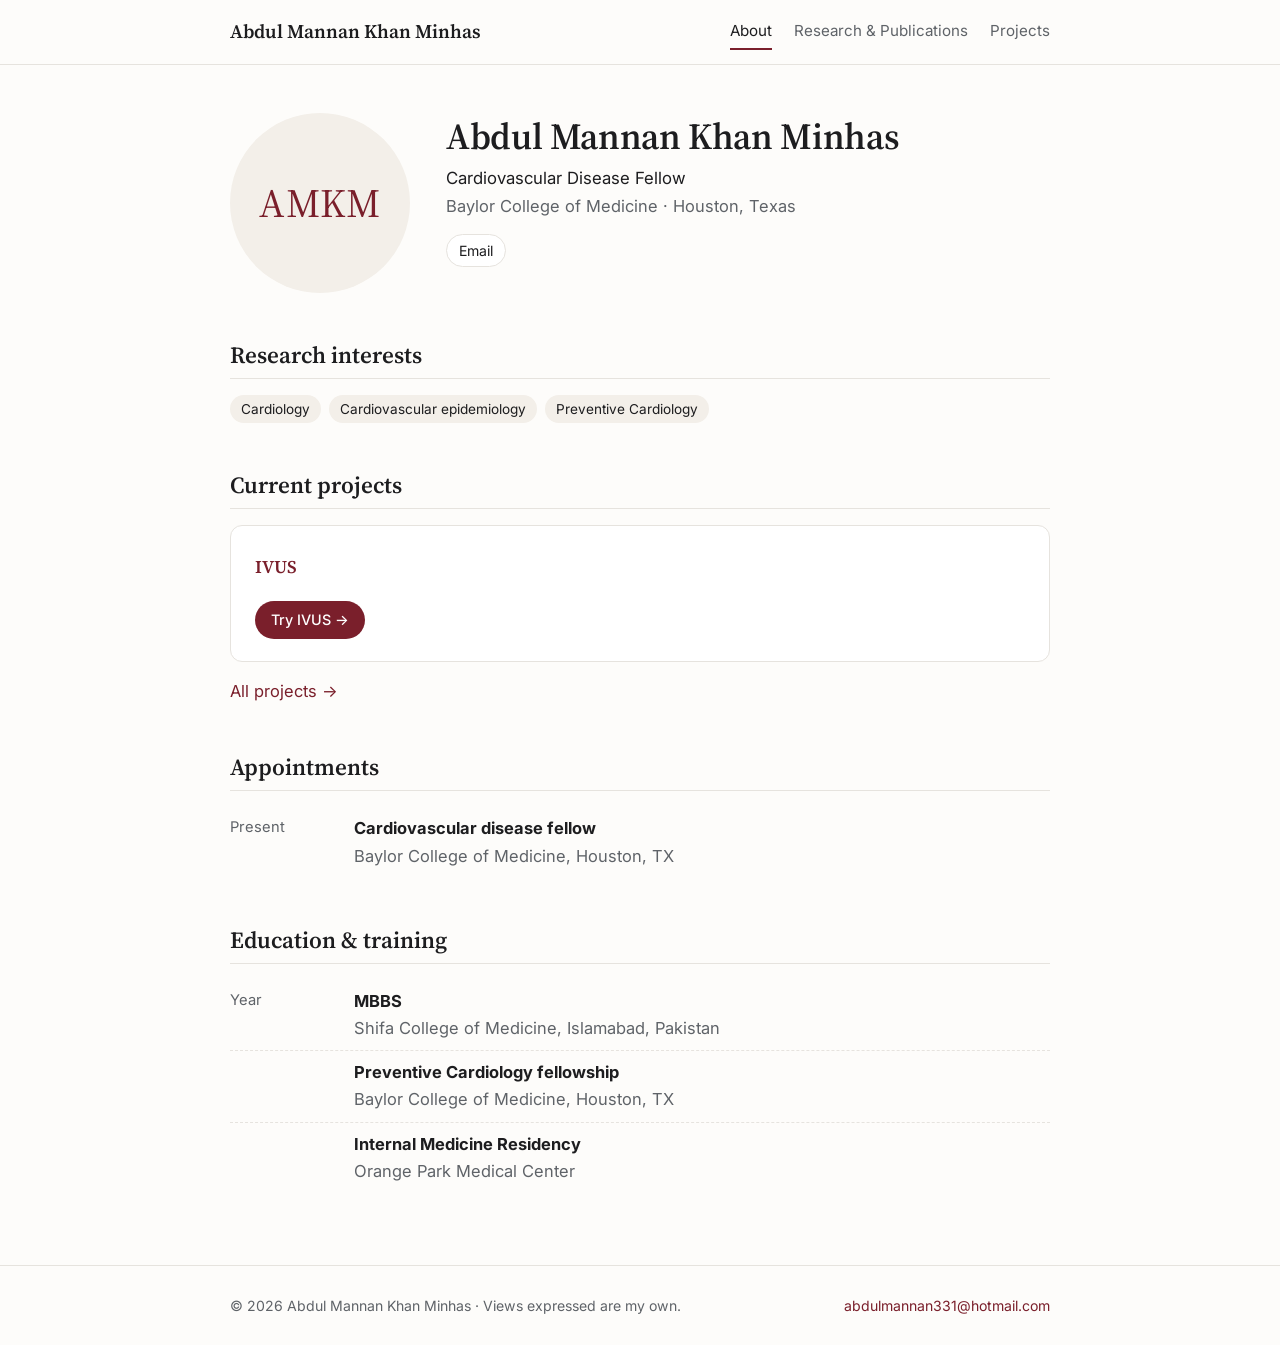
<file: index.html>
<!doctype html>
<html lang="en">
<head>
  <meta charset="utf-8">
  <meta name="viewport" content="width=device-width, initial-scale=1">
  <title>Abdul Mannan Khan Minhas, MD</title>
  <meta name="description" content="Interventional cardiology fellow at Baylor College of Medicine. Outcomes research, health economics, and CVD epidemiology.">
  <link rel="preconnect" href="https://fonts.googleapis.com">
  <link rel="preconnect" href="https://fonts.gstatic.com" crossorigin>
  <link href="https://fonts.googleapis.com/css2?family=Inter:wght@400;500;600&family=Source+Serif+4:ital,wght@0,400;0,600;1,400&display=swap" rel="stylesheet">
  <link rel="stylesheet" href="assets/style.css">
  <link rel="icon" href="data:image/svg+xml,%3Csvg xmlns='http://www.w3.org/2000/svg' viewBox='0 0 32 32'%3E%3Crect width='32' height='32' rx='6' fill='%237a1f2b'/%3E%3Ctext x='16' y='22' font-family='Georgia' font-size='16' fill='white' text-anchor='middle'%3EAM%3C/text%3E%3C/svg%3E">
</head>
<body data-page="home">
  <header class="site" id="header"></header>
  <main class="wrap" id="content"><p class="muted">Loading…</p></main>
  <footer class="site" id="footer"></footer>
  <script src="assets/site.js"></script>
</body>
</html>
</file>
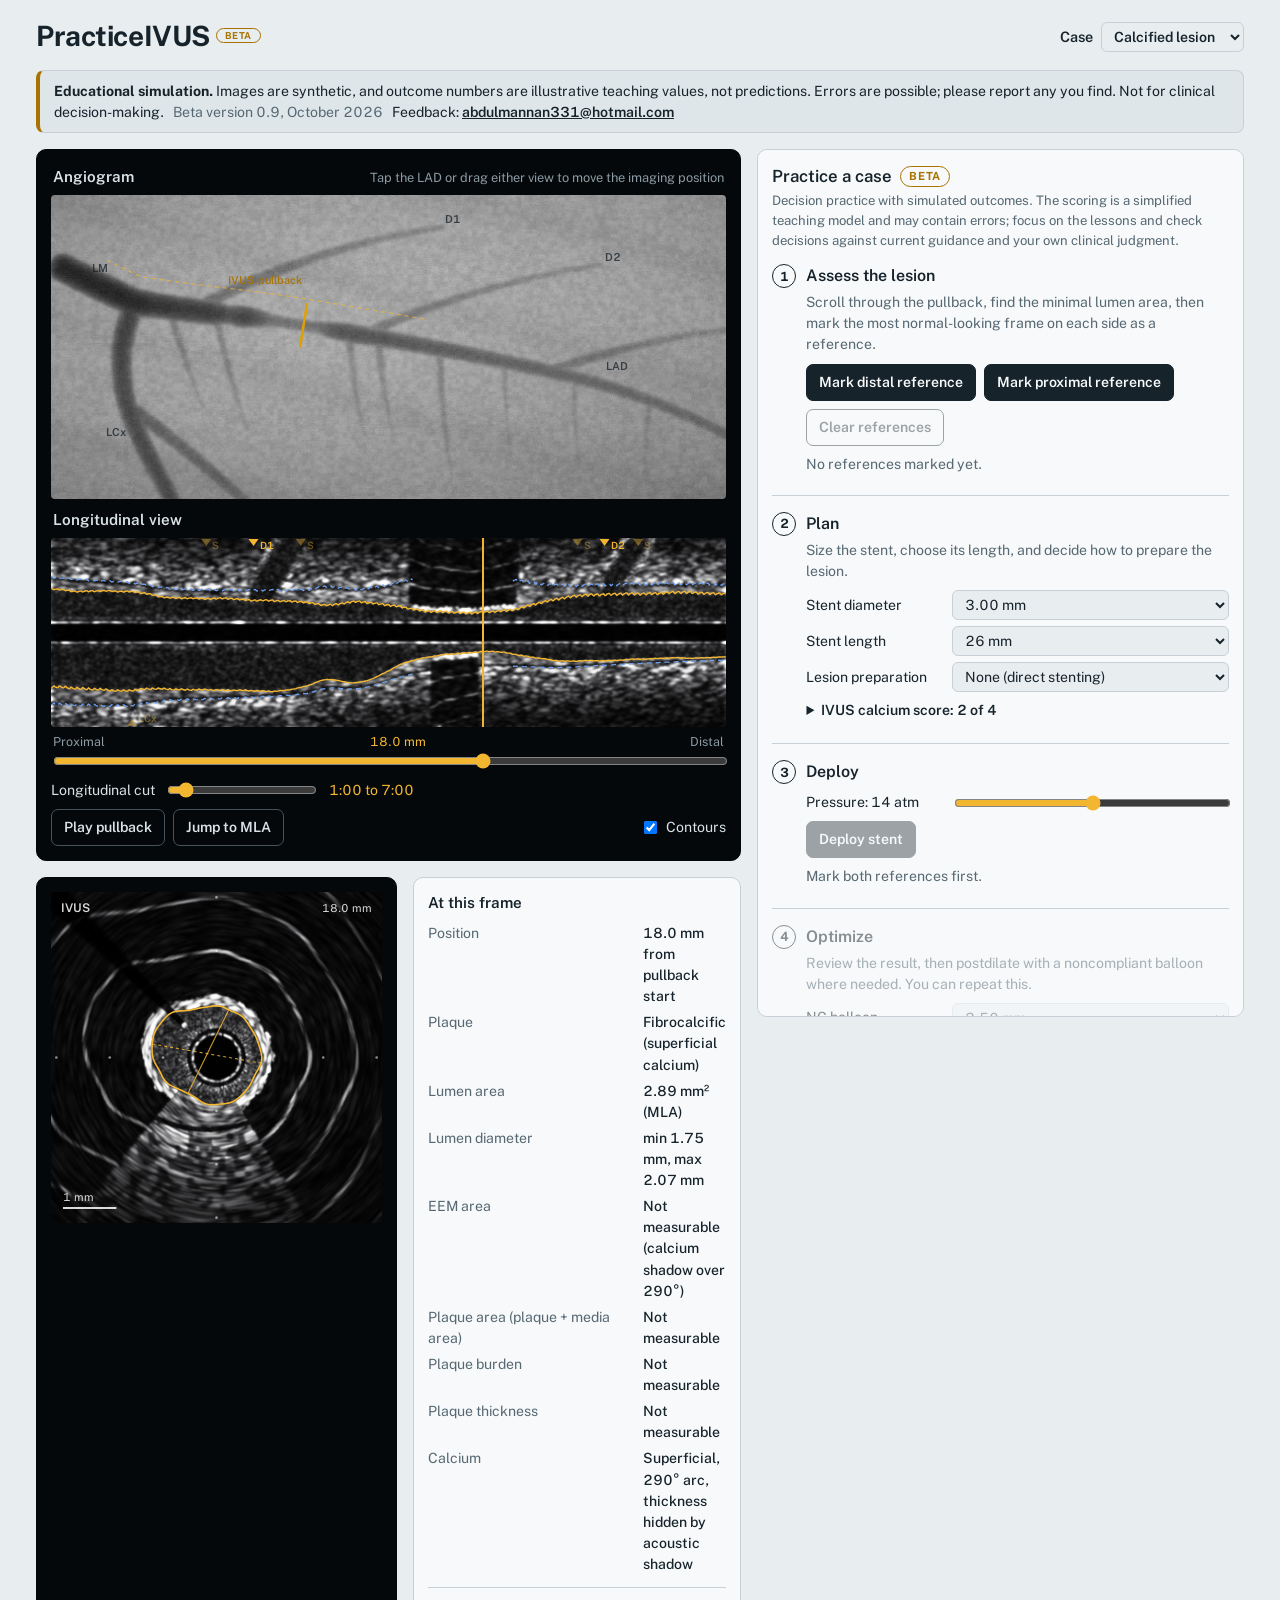
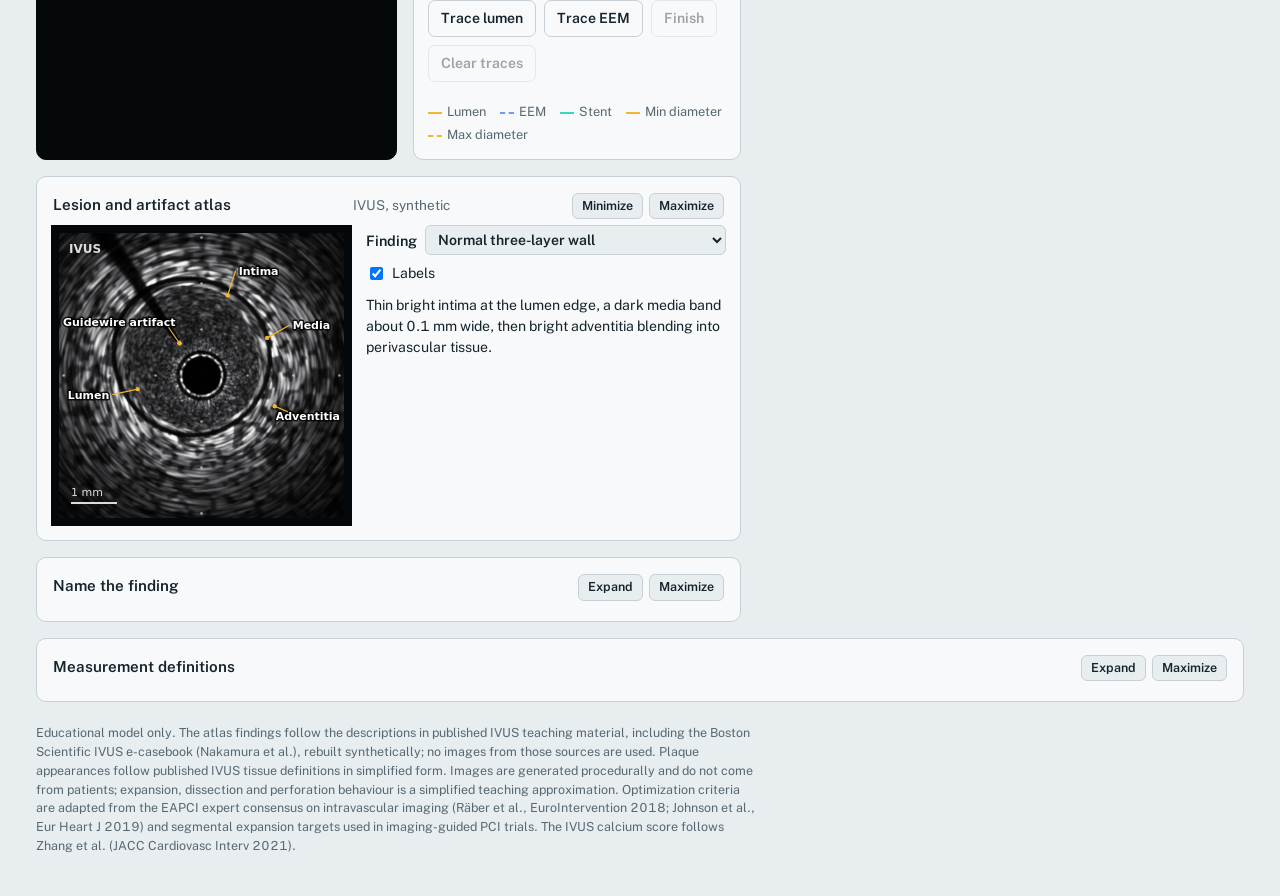
<file: PracticeIVUS (beta).html>
<!doctype html>
<html lang="en">
<head>
<meta charset="utf-8">
<meta name="viewport" content="width=device-width, initial-scale=1, viewport-fit=cover">
<title>PracticeIVUS (beta): IVUS-guided stent optimization</title>
<link rel="preconnect" href="https://fonts.googleapis.com">
<link rel="preconnect" href="https://fonts.gstatic.com" crossorigin>
<link href="https://fonts.googleapis.com/css2?family=Public+Sans:wght@400;500;600;700&display=swap" rel="stylesheet">
<style>
:root{--bg:#e8edf0;--panel:#f7f9fa;--ink:#16232b;--muted:#566872;--line:#c6d0d6;--soft:#dfe6ea;--eem:#2f68c0;--stent:#0d8577;--bad:#b23b28;--good:#2a7a4b;--amber:#a87300;--btn:#16232b;--btnink:#f7f9fa;color-scheme:light}
@media (prefers-color-scheme:dark){:root:not([data-theme="light"]){--bg:#0e151a;--panel:#162028;--ink:#e1e8ec;--muted:#93a4ae;--line:#2b3b46;--soft:#1e2a33;--eem:#6c9ff0;--stent:#3cc6b2;--bad:#f17c64;--good:#5cc78a;--amber:#f2b630;--btn:#e1e8ec;--btnink:#0e151a;color-scheme:dark}}
:root[data-theme="dark"]{--bg:#0e151a;--panel:#162028;--ink:#e1e8ec;--muted:#93a4ae;--line:#2b3b46;--soft:#1e2a33;--eem:#6c9ff0;--stent:#3cc6b2;--bad:#f17c64;--good:#5cc78a;--amber:#f2b630;--btn:#e1e8ec;--btnink:#0e151a;color-scheme:dark}
:root{box-sizing:border-box;padding-top:env(safe-area-inset-top,0px);padding-bottom:env(safe-area-inset-bottom,0px)}
*,*::before,*::after{box-sizing:inherit}
html{scroll-padding-top:env(safe-area-inset-top,0px)}
body{margin:0;background:var(--bg);color:var(--ink);font-family:"Public Sans",system-ui,-apple-system,"Segoe UI",Roboto,sans-serif;font-size:15px;line-height:1.5;font-variant-numeric:tabular-nums}
body::before{content:"";position:fixed;inset:0 0 auto;height:env(safe-area-inset-top,0px);z-index:10;background:var(--bg)}
.app{max-width:1240px;margin:0 auto;padding:20px 16px 40px}
.top{display:flex;flex-wrap:wrap;gap:16px;align-items:flex-end;justify-content:space-between;margin-bottom:18px}
h1{font-size:1.75rem;line-height:1.15;margin:0;font-weight:700;letter-spacing:-.015em}
.top p{margin:4px 0 0;color:var(--muted);max-width:60ch}
h2{font-size:.95rem;margin:0;font-weight:600}
h3{font-size:1rem;margin:0 0 4px;font-weight:600}
.ctrls{display:flex;flex-wrap:wrap;gap:10px;align-items:center}
.casesel{display:inline-flex;gap:8px;align-items:center;font-weight:600;font-size:.9rem}
.casesel select{width:auto}
.quiz{margin-top:16px}
.qgrid{display:grid;gap:14px;margin-top:6px}
@media (min-width:640px){.qgrid{grid-template-columns:minmax(0,1fr) minmax(0,1.2fr)}}
.qimg{padding:8px}
#qz,#at{aspect-ratio:1;cursor:default;width:100%;max-width:360px;margin:0 auto}
.pctl{display:inline-flex;gap:6px}
.pctl button{font:inherit;font-size:.78rem;font-weight:600;border:1px solid var(--line);background:var(--bg);color:var(--ink);border-radius:6px;padding:3px 9px;cursor:pointer}
.panel.min .qgrid{display:none}
.panel.max{position:fixed;inset:calc(env(safe-area-inset-top,0px) + 12px) 12px calc(env(safe-area-inset-bottom,0px) + 12px);z-index:50;overflow:auto;margin:0;box-shadow:0 12px 48px rgba(0,0,0,.5)}
.panel.max .qgrid{grid-template-columns:minmax(0,1.5fr) minmax(0,1fr);align-items:start}
.panel.max #qz,.panel.max #at{max-width:min(80vh,100%)}
@media (max-width:640px){.panel.max .qgrid{grid-template-columns:1fr}}
.defgrid{grid-template-columns:1fr!important}
.defs{display:grid;grid-template-columns:minmax(9rem,auto) 1fr;gap:7px 14px;margin:4px 0 0;font-size:.86rem}
.defs dt{font-weight:600;color:var(--ink)}
.defs dd{margin:0;color:var(--muted)}
.defs .sub{grid-column:1/-1;font-weight:700;color:var(--ink);margin-top:8px;font-size:.8rem;letter-spacing:.04em;text-transform:uppercase}
.refs{font-size:.8rem;color:var(--muted);margin:12px 0 0}
.refs li{margin-bottom:3px}
@media (max-width:640px){.defs{grid-template-columns:1fr}.defs dd{margin-bottom:6px}}
.trace{margin-top:12px;border-top:1px solid var(--line);padding-top:4px}
.trace button.ghost{color:var(--ink);border-color:var(--line)}
.trace button.ghost[aria-pressed="true"]{background:var(--btn);color:var(--btnink);border-color:var(--btn)}
.trmsg{font-size:.8rem;color:var(--muted);margin:6px 0 0;min-height:0}
.banner{background:var(--soft);border:1px solid var(--line);border-left:4px solid var(--amber);border-radius:8px;padding:10px 14px;margin:0 0 16px;font-size:.88rem;line-height:1.45}
.banner .ver{color:var(--muted);margin-left:6px;white-space:nowrap}
.banner a{color:inherit;font-weight:600;margin-left:0;word-break:break-all}
.banner .fb{margin-left:6px;user-select:all}
.modehead{display:flex;align-items:center;gap:8px;margin:0 0 2px}
.modehead h2{font-size:1.05rem}
.beta{font-size:.7rem;font-weight:700;letter-spacing:.06em;text-transform:uppercase;border:1px solid var(--amber);color:var(--amber);border-radius:999px;padding:1px 8px}
.betanote{font-size:.82rem;color:var(--muted);margin:0 0 14px}
#results ul.lessons{list-style:disc;padding-left:18px}
#results ul.lessons li{display:list-item;padding:3px 0}
.simtag{font-size:.7rem;font-weight:600;color:var(--muted);text-transform:uppercase;letter-spacing:.05em;margin-left:6px}
.backdrop{position:fixed;inset:0;background:rgba(0,0,0,.55);z-index:40}
.qprompt{margin:0 0 8px;font-size:.88rem;color:var(--muted)}
.qopts{display:grid;gap:6px}
.qopts button{font:inherit;font-size:.9rem;text-align:left;padding:8px 12px;border-radius:7px;border:1px solid var(--line);background:var(--bg);color:var(--ink);cursor:pointer}
.qopts button.right{border-color:var(--good);box-shadow:inset 3px 0 0 var(--good)}
.qopts button.wrong{border-color:var(--bad);box-shadow:inset 3px 0 0 var(--bad)}
.qfb{font-size:.88rem;min-height:1.5em;margin:10px 0}
.qscore{font-size:.85rem;color:var(--muted)}
.seg{display:inline-flex;border:1px solid var(--line);border-radius:999px;padding:3px;background:var(--panel)}
.seg button{border:0;background:transparent;color:var(--ink);font:inherit;font-weight:600;padding:6px 18px;border-radius:999px;cursor:pointer}
.seg button[aria-checked="true"]{background:var(--btn);color:var(--btnink)}
.grid{display:grid;gap:16px}
@media (min-width:980px){.grid{grid-template-columns:minmax(0,1.45fr) minmax(0,1fr);align-items:start}.work{position:sticky;top:calc(env(safe-area-inset-top,0px) + 16px);max-height:calc(100vh - 32px);overflow:auto}}
.panel{background:var(--panel);border:1px solid var(--line);border-radius:10px;padding:14px}
.img{background:#05080a;border-color:#05080a;color:#d9e2e7}
.img h2{color:#d9e2e7}
.phead{display:flex;justify-content:space-between;align-items:baseline;gap:8px;margin:2px 2px 6px}
.phead .hint{font-size:.8rem;color:#8b9aa3}
canvas{display:block;width:100%;border-radius:4px;touch-action:none;cursor:ew-resize}
#angio{aspect-ratio:800/360}
#long{aspect-ratio:800/224;margin-bottom:4px}
#xs{aspect-ratio:1;cursor:default;max-width:440px;margin:0 auto}
.axis{display:flex;justify-content:space-between;font-size:.78rem;color:#8b9aa3;margin:6px 2px 0}
#posLabel{color:#f2b630}
input[type=range]{width:100%;accent-color:#f2b630}
.row{display:flex;flex-wrap:wrap;gap:8px;align-items:center;margin-top:8px}
button.act,button.ghost{font:inherit;font-weight:600;font-size:.88rem;border-radius:7px;padding:7px 12px;cursor:pointer}
button.act{background:var(--btn);color:var(--btnink);border:1px solid var(--btn)}
button.ghost{background:transparent;color:inherit;border:1px solid currentColor}
.img button.ghost{color:#d9e2e7;border-color:#46545d}
button:disabled{opacity:.4;cursor:not-allowed}
button:focus-visible,input:focus-visible,select:focus-visible,summary:focus-visible{outline:2px solid var(--eem);outline-offset:2px}
.chk{display:inline-flex;gap:6px;align-items:center;font-size:.88rem;margin-left:auto}
.xsgrid{display:grid;gap:16px;margin-top:16px}
@media (min-width:640px){.xsgrid{grid-template-columns:minmax(0,1.1fr) minmax(0,1fr)}}
dl{margin:8px 0 0;display:grid;grid-template-columns:auto 1fr;gap:5px 12px;font-size:.88rem}
dt{color:var(--muted)}
dd{margin:0;font-weight:500}
.legend{font-size:.8rem;color:var(--muted);margin:12px 0 0;display:flex;flex-wrap:wrap;gap:4px 14px}
.sw{display:inline-block;width:14px;height:0;border-top:2px solid;vertical-align:middle;margin-right:5px}
.steps{list-style:none;counter-reset:s;margin:0;padding:0}
.steps>li{counter-increment:s;position:relative;padding:0 0 16px 34px;margin-bottom:16px;border-bottom:1px solid var(--line)}
.steps>li::before{content:counter(s);position:absolute;left:0;top:0;width:24px;height:24px;border-radius:50%;border:1.5px solid var(--ink);display:grid;place-items:center;font-size:.8rem;font-weight:700}
.steps>li.off{opacity:.5}
.steps p{margin:0 0 6px;color:var(--muted);font-size:.88rem}
.field{display:grid;grid-template-columns:8.5rem 1fr;align-items:center;gap:6px 10px;margin-top:8px;font-size:.88rem}
select{font:inherit;font-size:.88rem;padding:5px 8px;border-radius:6px;border:1px solid var(--line);background:var(--bg);color:var(--ink);width:100%}
.info{font-size:.85rem;margin-top:8px}
.info p{margin:0 0 4px;color:var(--ink)}
.warn{color:var(--bad)}
.radios{display:flex;flex-wrap:wrap;gap:4px 12px}
.radios label{display:inline-flex;gap:5px;align-items:center}
#results h3{margin-top:4px}
#results ul{list-style:none;margin:6px 0 0;padding:0;font-size:.88rem}
#results li{display:grid;grid-template-columns:1.4rem 1fr;padding:3px 0}
.ok{color:var(--good);font-weight:700}.no{color:var(--bad);font-weight:700}
.verdict{font-weight:600;margin:6px 0 0}
.log{font-size:.82rem;color:var(--muted);margin:10px 0 0;padding-left:18px}
details{margin-top:14px;border-top:1px solid var(--line);padding-top:10px;font-size:.88rem}
details.cscore{margin:0 0 6px;border-top:0;padding-top:0}
details.cscore p{margin:4px 0 0}
.crit{list-style:none;margin:6px 0 0;padding:0}
.crit li{display:grid;grid-template-columns:1.4rem 1fr;padding:2px 0}
.crit .ok{font-weight:700}
.crit .pt0,#results .pt0{color:var(--muted);font-weight:700}
summary{cursor:pointer;font-weight:600}
details ol{padding-left:20px;margin:8px 0 0}
details li{margin-bottom:5px}
footer{margin-top:22px;font-size:.78rem;color:var(--muted);max-width:90ch}
@media (prefers-reduced-motion:reduce){*{scroll-behavior:auto}}
</style>
</head>
<body>
<div class="app">
<header class="top">
  <div>
    <h1>PracticeIVUS <span class="beta" style="vertical-align:middle;font-size:.6rem;position:relative;top:-3px">Beta</span></h1>
    
  </div>
  <div class="ctrls">
  <label class="casesel">Case <select id="case">
    <option value="calc">Calcified lesion</option>
    <option value="fib">Fibrous lesion</option>
    <option value="lip">Lipid-rich lesion</option>
  </select></label>
  </div>
</header>
<div class="banner" role="note"><strong>Educational simulation.</strong> Images are synthetic, and outcome numbers are illustrative teaching values, not predictions. Errors are possible; please report any you find. Not for clinical decision-making. <span class="ver">Beta version 0.9, October 2026</span><span id="fbk"></span></div>

<main class="grid">
  <section aria-label="Imaging">
    <div class="panel img">
      <div class="phead"><h2>Angiogram</h2><span class="hint">Tap the LAD or drag either view to move the imaging position</span></div>
      <canvas id="angio" aria-label="Synthetic angiogram with co-registered imaging position"></canvas>
      <div class="phead" style="margin-top:10px"><h2>Longitudinal view</h2></div>
      <canvas id="long" aria-label="Longitudinal pullback view"></canvas>
      <div class="axis"><span>Proximal</span><span id="posLabel"></span><span>Distal</span></div>
      <input type="range" id="scrub" min="0" max="250" step="1" aria-label="Pullback position">
      <div class="row" style="margin-top:4px"><label class="chk" style="margin-left:0;gap:10px">Longitudinal cut <input type="range" id="lang" min="0" max="11.75" step="0.25" value="1" style="width:150px" aria-label="Longitudinal cut plane angle"> <span id="langv" style="color:#f2b630">1:00 to 7:00</span></label></div>
      <div class="row">
        <button id="play" class="ghost">Play pullback</button>
        <button id="mla" class="ghost">Jump to MLA</button>
        <label class="chk"><input type="checkbox" id="cont" checked> Contours</label>
      </div>
    </div>
    <div class="xsgrid">
      <div class="panel img"><canvas id="xs" aria-label="Cross-sectional image at the current frame"></canvas></div>
      <div class="panel">
        <h2>At this frame</h2>
        <dl id="readout"></dl>
        <div class="trace">
          <div class="row"><button id="trL" class="ghost" aria-pressed="false">Trace lumen</button><button id="trE" class="ghost" aria-pressed="false">Trace EEM</button><button id="trF" class="ghost" disabled>Finish</button><button id="trC" class="ghost" disabled>Clear traces</button></div>
          <p id="trMsg" class="trmsg"></p>
          <dl id="trOut"></dl>
        </div>
        <p class="legend"><span><i class="sw" style="border-color:#f2b630"></i>Lumen</span><span><i class="sw" style="border-color:#6c9ff0;border-top-style:dashed"></i><span id="eemName">EEM</span></span><span><i class="sw" style="border-color:#3cd6c0"></i>Stent</span><span><i class="sw" style="border-color:#f2b630"></i>Min diameter</span><span><i class="sw" style="border-color:#f2b630;border-top-style:dashed"></i>Max diameter</span></p>
      </div>
    </div>
    <div class="panel quiz" id="atp">
      <div class="phead"><h2>Lesion and artifact atlas</h2><span class="qscore">IVUS, synthetic</span><span class="pctl"><button data-act="min" aria-expanded="true">Minimize</button><button data-act="max">Maximize</button></span></div>
      <div class="qgrid">
        <div class="img qimg"><canvas id="at" aria-label="Atlas frame"></canvas></div>
        <div>
          <label class="casesel" style="display:flex;margin-bottom:8px">Finding <select id="atsel" style="flex:1"></select></label>
          <label class="chk" style="margin:0 0 10px"><input type="checkbox" id="atlab" checked> Labels</label>
          <p id="atdesc" class="qfb" style="margin-top:0"></p>
        </div>
      </div>
    </div>
    <div class="panel quiz min" id="qzp">
      <div class="phead"><h2>Name the finding</h2><span id="qscore" class="qscore"></span><span class="pctl"><button data-act="min" aria-expanded="false">Expand</button><button data-act="max">Maximize</button></span></div>
      <div class="qgrid">
        <div class="img qimg"><canvas id="qz" aria-label="Quiz frame"></canvas></div>
        <div>
          <p class="qprompt">What does this frame show? The frames are the atlas images, shown without labels.</p>
          <div id="qopts" class="qopts"></div>
          <p id="qfb" class="qfb" aria-live="polite"></p>
          <button id="qnext" class="ghost">Next frame</button>
        </div>
      </div>
    </div>
  </section>

  <aside class="panel work" aria-label="Procedure">
    <div class="modehead"><h2>Practice a case</h2><span class="beta">Beta</span></div>
    <p class="betanote">Decision practice with simulated outcomes. The scoring is a simplified teaching model and may contain errors; focus on the lessons and check decisions against current guidance and your own clinical judgment.</p>
    <ol class="steps">
      <li id="s1">
        <h3>Assess the lesion</h3>
        <p>Scroll through the pullback, find the minimal lumen area, then mark the most normal-looking frame on each side as a reference.</p>
        <div class="row">
          <button id="markD" class="act">Mark distal reference</button>
          <button id="markP" class="act">Mark proximal reference</button>
          <button id="clearRef" class="ghost">Clear references</button>
        </div>
        <div id="refInfo" class="info"></div>
      </li>
      <li id="s2">
        <h3>Plan</h3>
        <p>Size the stent, choose its length, and decide how to prepare the lesion.</p>
        <div class="field">
          <label for="sd">Stent diameter</label><select id="sd"></select>
          <label for="sl">Stent length</label><select id="sl"></select>
          <label for="prep">Lesion preparation</label>
          <select id="prep">
            <option value="none">None (direct stenting)</option>
            <optgroup label="Balloons">
            <option value="sc">Semi-compliant balloon predilation</option>
            <option value="nc">NC balloon predilation</option>
            <option value="opn">Super-high-pressure NC balloon</option>
            <option value="cut">Cutting or scoring balloon</option>
            </optgroup>
            <optgroup label="Calcium modification">
            <option value="ivl">Intravascular lithotripsy</option>
            <option value="rota">Rotational atherectomy</option>
            <option value="orb">Orbital atherectomy</option>
            <option value="rotaivl">Rotational atherectomy + lithotripsy</option>
            </optgroup>
            <optgroup label="Other">
            <option value="elca">Excimer laser atherectomy (ELCA)</option>
            </optgroup>
          </select>
        </div>
        <div id="planInfo" class="info"></div>
      </li>
      <li id="s3">
        <h3>Deploy</h3>
        <div class="field">
          <label for="pd">Pressure: <span id="pdv"></span> atm</label><input type="range" id="pd" min="8" max="20" step="1" value="14">
        </div>
        <p id="pdwarn" class="info warn" style="margin:6px 0 0"></p>
        <div class="row"><button id="deploy" class="act">Deploy stent</button></div>
        <div id="deployInfo" class="info"></div>
      </li>
      <li id="s4">
        <h3>Optimize</h3>
        <p>Review the result, then postdilate with a noncompliant balloon where needed. You can repeat this.</p>
        <div class="field">
          <label for="ncd">NC balloon</label><select id="ncd"></select>
          <label for="ncp">Pressure: <span id="ncpv"></span> atm</label><input type="range" id="ncp" min="12" max="24" step="1" value="16">
          <span>Segment</span>
          <div class="radios" role="radiogroup" aria-label="Postdilation segment">
            <label><input type="radio" name="reg" value="whole" checked> Whole stent</label>
            <label><input type="radio" name="reg" value="prox"> Proximal half</label>
            <label><input type="radio" name="reg" value="dist"> Distal half</label>
          </div>
        </div>
        <p id="ncwarn" class="info warn" style="margin:6px 0 0"></p>
        <div class="row"><button id="post" class="act">Postdilate</button></div>
      </li>
    </ol>
    <div id="results" aria-live="polite"></div>
    <div class="row"><button id="reset" class="ghost">Reset case</button></div>
    <details>
      <summary>See one approach</summary>
      <ol id="expert"></ol>
    </details>
  </aside>
</main>

<section class="panel quiz min" id="defp" aria-label="Measurement definitions">
  <div class="phead"><h2>Measurement definitions</h2><span class="pctl"><button data-act="min" aria-expanded="false">Expand</button><button data-act="max">Maximize</button></span></div>
  <div class="qgrid defgrid"><div>
  <dl class="defs">
    <div class="sub">Frame readout</div>
    <dt>Position</dt><dd>Distance of the current frame from the start of the pullback (the distal end), derived from the motorized pullback.</dd>
    <dt>Plaque</dt><dd>The reader&rsquo;s qualitative call of the dominant plaque appearance, e.g. fibrous, calcific, lipid-rich. Grayscale IVUS does not measure tissue type.</dd>
    <dt>Lumen area</dt><dd>Area inside the traced lumen&ndash;intima border. The minimal lumen area (MLA) is the smallest lumen area in the segment.</dd>
    <dt>Manual tracing</dt><dd>Planimetry: the operator traces the lumen&ndash;intima border and the EEM by hand, and the system calculates the enclosed areas. Automatic borders should always be reviewed; behind calcium the EEM is traced by extrapolating between visible segments.</dd>
    <dt>Lumen diameter</dt><dd>Minimum and maximum diameters, each measured through the center point of the lumen.</dd>
    <dt>Area stenosis</dt><dd>(Reference lumen area &minus; lumen area) &divide; reference lumen area. The reference must be stated; here it is the mean of the proximal and distal reference lumen areas.</dd>
    <dt>Length</dt><dd>Distance between two frames along the pullback, such as from the distal to the proximal reference.</dd>
    <dt>EEM area</dt><dd>Area inside the external elastic membrane, traced at the media&ndash;adventitia border. Behind calcium the EEM is hidden by acoustic shadow. Standard practice extrapolates it from the nearest visible EEM when shadowing is limited (classically under 90&deg;). This simulator extrapolates up to 180&deg; and labels the value as extrapolated; beyond 180&deg; it reports &ldquo;not measurable&rdquo; and hides the EEM contour.</dd>
    <dt>Plaque area (plaque + media area)</dt><dd>EEM area &minus; lumen area. It includes the media, because IVUS cannot reliably delineate the boundary between plaque and media.</dd>
    <dt>Plaque burden</dt><dd>(Plaque + media area) &divide; EEM area, as a percentage. A reference or landing zone is usually expected to have a burden under 50%.</dd>
    <dt>Plaque thickness</dt><dd>Minimum and maximum plaque + media thickness: the distance from the intimal leading edge to the EEM, along lines through the center of the lumen.</dd>
    <dt>Plaque eccentricity index</dt><dd>(Maximum &minus; minimum plaque + media thickness) &divide; maximum plaque + media thickness. Values near 0 indicate concentric plaque, values near 1 eccentric plaque.</dd>
    <dt>Calcium</dt><dd>Arc of calcium in degrees, measured from the lumen center. Calcium is superficial when the leading edge of the acoustic shadow lies in the inner (luminal) half of the plaque + media thickness, and deep when it lies in the outer half. IVUS usually cannot show calcium thickness because of the shadow behind it.</dd>
    <div class="sub">Lesion preparation</div>
    <dt>Semi-compliant balloon</dt><dd>Standard predilation balloon whose diameter increases with pressure. Generally effective for soft plaque; often less effective in resistant fibrous or calcified lesions.</dd>
    <dt>NC / super-high-pressure balloon</dt><dd>Noncompliant balloons largely maintain their diameter at high pressure. Super-high-pressure designs may help fracture focal calcium.</dd>
    <dt>Rated burst pressure</dt><dd>The pressure at or below which, in manufacturer testing, 99.9% of balloons are not expected to burst (with 95% confidence). Values vary by device. This simulator flags stent inflations above 18 atm and NC inflations above 20 atm.</dd>
    <dt>Cutting or scoring balloon</dt><dd>Cutting balloons use microblades to create controlled incisions in fibrous or moderately calcified plaque. Scoring balloons use wires to concentrate force along the plaque and may reduce balloon slippage.</dd>
    <dt>Intravascular lithotripsy</dt><dd>Acoustic shockwaves can modify both superficial and deep calcium, with relatively little effect on soft tissue.</dd>
    <dt>Rotational / orbital atherectomy</dt><dd>A diamond-coated burr (rotational) or crown (orbital) modifies mainly superficial calcium to help device delivery and stent expansion. Rotational atherectomy is generally preferred for balloon-uncrossable lesions. Lithotripsy may be added depending on residual calcium.</dd>
    <dt>Excimer laser atherectomy</dt><dd>Laser ablation, used mainly for balloon-uncrossable or undilatable lesions, in-stent restenosis, and underexpanded stents; its effect on heavy calcium is typically modest.</dd>
    <div class="sub">Stent result</div>
    <dt>Stent area / MSA</dt><dd>Area inside the stent struts; the minimum stent area (MSA) is the smallest in the stented segment. Absolute target used here: above 5 mm&sup2; for a non-left-main vessel on IVUS.</dd>
    <dt>Stent expansion</dt><dd>MSA as a percentage of the reference lumen area. This simulator uses the following criterion: expansion is optimal when the MSA is &gt;5.0 mm&sup2; or &gt;90% of the distal reference lumen area.</dd>
    <dt>Malapposition</dt><dd>Struts separated from the vessel wall with blood behind them. Flagged here when the separation exceeds 0.4 mm over more than 1 mm of length.</dd>
    <dt>Edge dissection / landing zone</dt><dd>A tear at or near the stent edge. The simulator uses the following criteria for calling it major: it spans 60&deg; or more of the circumference, is 3 mm or longer, or extends into the media or adventitia. Preferred landing zones should have plaque burden under 50%, and attenuated plaque should be avoided where feasible.</dd>
  </dl>
  <ol class="refs">
    <li>Mintz GS, Nissen SE, Anderson WD, et al. ACC Clinical Expert Consensus Document on Standards for Acquisition, Measurement and Reporting of Intravascular Ultrasound Studies (IVUS). J Am Coll Cardiol. 2001;37(5):1478&ndash;1492.</li>
    <li>R&auml;ber L, Mintz GS, Koskinas KC, et al. Clinical use of intracoronary imaging. Part 1: guidance and optimization of coronary interventions. An expert consensus document of the European Association of Percutaneous Cardiovascular Interventions. Eur Heart J. 2018;39(35):3281&ndash;3300.</li>
    <li>Zhang M, Matsumura M, Usui E, et al. Intravascular ultrasound-derived calcium score to predict stent expansion in severely calcified lesions. JACC Cardiovasc Interv. 2021.</li>
  </ol>
  <p class="refs">The thresholds used for scoring are teaching values adapted from these sources; check them against current guidance before clinical use.</p>
  </div></div>
</section>
<footer>
  Educational model only. The atlas findings follow the descriptions in published IVUS teaching material, including the Boston Scientific IVUS e-casebook (Nakamura et al.), rebuilt synthetically; no images from those sources are used. Plaque appearances follow published IVUS tissue definitions in simplified form. Images are generated procedurally and do not come from patients; expansion, dissection and perforation behaviour is a simplified teaching approximation. Optimization criteria are adapted from the EAPCI expert consensus on intravascular imaging (Räber et al., EuroIntervention 2018; Johnson et al., Eur Heart J 2019) and segmental expansion targets used in imaging-guided PCI trials. The IVUS calcium score follows Zhang et al. (JACC Cardiovasc Interv 2021).
</footer>
</div>

<script>
(()=>{
const N=251,DZ=0.2,ZL=50,FOV=3.1,TAU=Math.PI*2;
const $=s=>document.querySelector(s);
const FEEDBACK_EMAIL='abdulmannan331@hotmail.com'; // shows the feedback link in the banner
const ss=(a,b,x)=>{const t=Math.min(1,Math.max(0,(x-a)/(b-a)));return t*t*(3-2*t)};
const ad=(a,b)=>{let d=(a-b)%TAU;if(d>Math.PI)d-=TAU;if(d<-Math.PI)d+=TAU;return d};
const cl=v=>v<0?0:v>255?255:v;
const hash=(a,b,c)=>{let h=Math.imul(a|0,374761393)^Math.imul(b|0,668265263)^Math.imul(c|0,1442695041);h=Math.imul(h^(h>>>13),1274126177);h^=h>>>16;return (h>>>0)/4294967296};
const idx=z=>Math.max(0,Math.min(N-1,Math.round(z/DZ)));
const area=r=>Math.PI*r*r;

/* ---------- synthetic cases ---------- */
const ck=hh=>Math.PI/2-hh*Math.PI/6; // display clock position (12 at top, 3 to the right)
const BRANCHES=[{n:'Septal',zo:6.5,a:ck(4),rb:0.75,s:1.6},{n:'D2',zo:9,a:ck(1),rb:0.9,s:1.0},{n:'Septal',zo:11,a:ck(4),rb:0.75,s:1.6},{n:'Septal',zo:31.5,a:ck(4),rb:0.75,s:1.6},{n:'D1',zo:35,a:ck(1),rb:1.1,s:1.0},{n:'Septal',zo:38.5,a:ck(4),rb:0.8,s:1.6},{n:'LCx',zo:44,a:ck(6),rb:1.8,s:2.7}];
function buildCase(type){
  const F=[];
  for(let i=0;i<N;i++){
    const z=i*DZ,D=z<=40?3.3+1.7*z/40:5.0+0.6*ss(40,45,z),R=D/2;
    const pb=0.32+0.46*Math.exp(-Math.pow((z-19.5)/6,4))+0.2*Math.exp(-Math.pow((z-29.5)/1.5,2));
    const rl=Math.sqrt(area(R)*(1-pb)/Math.PI);
    const d=Math.max(0,0.55*(R-rl-0.12)),th0=0.6+0.05*z;
    let arc=0,thk=0,cA=th0,lip=0,lipA=th0,cap=0.15,fib=0,cDeep=false,ff=0;
    if(type==='calc'){
      arc=290*ss(15,16.5,z)*(1-ss(22.5,24,z))+70*ss(18,18.6,z)*(1-ss(21.4,22,z));thk=0.65;
      if(arc<1){arc=90*ss(24.3,24.8,z)*(1-ss(26.2,26.7,z));thk=0.35;cDeep=true;cA=th0+0.6}
      lip=110*ss(26.5,27.2,z)*(1-ss(29.8,30.5,z));lipA=th0+1.15;
    }else if(type==='fib'){
      fib=ss(0.45,0.6,pb);ff=Math.max(ss(0.42,0.48,pb)*(1-ss(0.6,0.66,pb)),ss(27.5,28.3,z)*(1-ss(30.7,31.5,z)));cDeep=true;
      arc=40*ss(22,22.4,z)*(1-ss(23,23.4,z));thk=0.2;cA=th0+1.0;
    }else{
      lip=220*ss(14,15.5,z)*(1-ss(23.5,25,z));
      cap=0.13-0.08*ss(16.5,17.8,z)*(1-ss(20.2,21.5,z));
      const sh=140*ss(27.5,28.3,z)*(1-ss(30.7,31.5,z));
      if(sh>lip){lip=sh;cap=0.18;lipA=th0+0.3}
      arc=35*ss(23.6,24,z)*(1-ss(24.6,25,z));thk=0.2;cA=th0+2.2;
    }
    let sb=null,sbc=0,sbr=0,sbName=null;const sbs=[];
    // clock position: diagonals epicardial (th0+0.25), septals myocardial (~150° away), LCx posterior-lateral; s = lateral mm per axial mm (takeoff steepness)
    for(const B of BRANCHES){
      const dz=z-B.zo;let rb=B.rb,c;
      if(dz>0&&dz<0.5*rb){rb=B.rb*(1-dz/(0.5*B.rb));c=rl-0.2*B.rb}
      else if(dz<=0&&dz>-4.5){c=rl-0.2*B.rb+B.s*(-dz);if(c-B.rb>rl+2.6)continue}
      else continue;
      if(rb<0.15)continue;sbs.push({a:B.a,c,r:rb,n:B.n});if(sb==null){sb=B.a;sbc=c;sbr=rb;sbName=B.n}
    }
    F.push({z,D,R,pb,rl,d,th0,arc,thk,cA,cDeep,ff,lip,lipA,cap,fib,sb,sbc,sbr,sbName,sbs,gw:3.9+0.02*z,so:i*0.35});
  }
  let mla=0;F.forEach((f,i)=>{if(f.rl<F[mla].rl)mla=i});
  let maxA=0,maxT=0,len180=0,l270=0,full=false,minD=9,lipMax=0,lipLen=0,minCap=1;
  F.forEach(f=>{if(f.arc>maxA)maxA=f.arc;if(f.arc>0&&f.thk>maxT)maxT=f.thk;if(f.arc>180)len180+=DZ;if(f.arc>=270)l270+=DZ;if(f.arc>=359)full=true;if(f.arc>0&&f.D<minD)minD=f.D;
    if(f.lip>lipMax)lipMax=f.lip;if(f.lip>=180)lipLen+=DZ;if(f.lip>=90&&f.cap<minCap)minCap=f.cap});
  const st={maxA,maxT,len180,l270,full,minD,lipMax,lipLen,minCap,
    oct:(maxA>180?2:0)+(maxT>0.5?1:0)+(len180>5?1:0),
    ivus:(l270>=5?1:0)+(full?1:0)+(minD<3.5&&maxA>=90?1:0),
    bigLipid:lipMax>=180&&lipLen>=4};
  return{F,mla,st};
}
const CASES={
  calc:{sub:'a synthetic calcified LAD lesion',expert:[
    'The MLA is about 2.9 mm² near 18 mm, with roughly 78% plaque burden.',
    'Good references sit near 8 mm distally (EEM about 3.6 mm) and near 33 mm proximally (EEM about 4.7 mm). The plaque shoulder at 29–30 mm is above 50% burden, so don\u2019t land there.',
    'The calcium is a 360° ring, about 0.65 mm thick and over 5 mm long (IVUS calcium score 2). This is severe calcium: a 360° superficial ring with an IVUS calcium score of 2. Lithotripsy, rotational or orbital atherectomy, or atherectomy followed by lithotripsy modify it most reliably. Cutting, scoring and super-high-pressure balloons can crack calcium and are reasonable in many calcified lesions, but in a ring like this they may leave the stent underexpanded unless followed by well-sized, high-pressure postdilation. The deep calcium near 25 mm responds to lithotripsy but not to atherectomy, which only removes the surface.',
    'Size to the distal EEM rounded down: a 3.5 mm stent, 26–28 mm long, deployed at 14–16 atm.',
    'The vessel tapers, so postdilate the proximal half with a 4.0–4.5 mm NC balloon at high pressure. Keep anything larger than 3.5 mm away from the distal edge.']},
  fib:{sub:'a synthetic fibrous LAD lesion',expert:[
    'The MLA is about 2.9 mm² near 18 mm, in homogeneous fibrous plaque with about 78% burden and only a small spot of calcium.',
    'Mark references near 8 mm and 33 mm, avoiding the shoulder at 29–30 mm.',
    'Fibrous plaque yields to a noncompliant balloon. Calcium modification adds nothing here: lithotripsy has little effect on non-calcified plaque, and atherectomy or laser only adds perforation and slow-flow risk.',
    'Predilate with an NC balloon, then deploy a 3.5 × 26–28 mm stent at 14–16 atm.',
    'Postdilate the proximal half with a 4.0 mm NC balloon to match the tapering vessel.']},
  lip:{sub:'a synthetic lipid-rich LAD lesion',expert:[
    'The MLA is about 2.9 mm² near 18 mm, inside a lipid pool spanning about 220°. On IVUS it looks like attenuated plaque without calcium; the thin cap over it is below IVUS resolution.',
    'A second lipid-rich shoulder sits at 28–31 mm. Land proximal to it, near 33 mm, because an edge on lipid invites dissection.',
    'The plaque is soft. Direct stenting or gentle semi-compliant predilation is reasonable. Avoid atherectomy, laser, aggressive predilation and high deployment pressure, which raise the risk of distal embolization and no-reflow.',
    'Deploy a 3.5 × 26–28 mm stent at 12–14 atm.',
    'Postdilate the proximal half with a 4.0 mm NC balloon sized to the vessel, not larger. Expect some tissue protrusion between struts over the lipid pool.']}
};
const CS={};for(const k in CASES)CS[k]=buildCase(k);
let F=CS.calc.F,mlaI=CS.calc.mla;

const LENS=[8,12,15,18,22,26,28,30,33,38];
// how much of the expansion penalty remains after each preparation (lower = more effective). Teaching approximations.
// superficial calcium / deep calcium / fibrous plaque; atheroablation acts on the surface, lithotripsy also reaches deep calcium
const PREPC={none:1,sc:0.92,nc:0.8,opn:0.28,cut:0.25,ivl:0.15,rota:0.2,orb:0.18,rotaivl:0.07,elca:0.75};
const PREPCD={none:1,sc:0.97,nc:0.92,opn:0.8,cut:0.85,ivl:0.2,rota:0.95,orb:0.9,rotaivl:0.2,elca:0.9};
const PREPF={none:1,sc:0.6,nc:0.45,opn:0.4,cut:0.35,ivl:0.95,rota:0.85,orb:0.85,rotaivl:0.8,elca:0.7};
const PREPNR={none:0,sc:0,nc:1,opn:1,cut:1,ivl:1,rota:2,orb:2,rotaivl:2,elca:2}; // contribution to no-reflow risk over a large lipid pool
const ATHERO=['rota','orb','rotaivl','elca'];
const PREPNAME={none:'no lesion preparation',sc:'semi-compliant predilation',nc:'NC predilation',opn:'super-high-pressure NC balloon',cut:'cutting/scoring balloon',ivl:'lithotripsy',rota:'rotational atherectomy',orb:'orbital atherectomy',rotaivl:'rotational atherectomy plus lithotripsy',elca:'excimer laser atherectomy'};
const pcFor=(f,p)=>f.cDeep?PREPCD[p]:PREPC[p];
const resPB=f=>0.12*Math.min(1,Math.max(0,(f.pb-0.5)/0.3))*(f.lip>=90?0.6:1);
const calcPen=f=>f.arc>0?0.30*Math.pow(f.arc/360,1.5)*(f.thk>0.5?1:0.6):0;
const fibPen=f=>0.185*f.fib;

const S={lAng:Math.PI/3,case:'calc',mod:'ivus',i:mlaI,refD:null,refP:null,stentD:3.0,len:26,prep:'none',pD:14,deployed:false,z0:0,z1:0,nom:0,sd:new Float32Array(N),ncD:3.5,ncP:16,region:'whole',diss:{d:false,p:false},perf:false,nr:0,capHit:false,log:[],cont:true,prepUsed:null};

/* ---------- geometry ---------- */
let G=[];
function setCath(g){const off=Math.min(0.55,0.45*Math.max(0,g.rlP-0.55)),ph=1.3+0.08*g.z;g.vx=off*Math.cos(ph);g.vy=off*Math.sin(ph);g.gw=ph+0.5*Math.sin(g.z*0.3);return g}
const preGeo=f=>setCath(Object.assign({},f,{rs:0,rlP:f.rl,Rp:f.R,dp:f.d,diss:false,frac:null,prot:false}));
function geo(i){
  const f=F[i],g=preGeo(f);
  if(S.deployed){
    const sd=S.sd[i];
    if(sd>0){g.rs=sd/2;g.rlP=Math.max(f.rl,g.rs);g.Rp=Math.max(f.R,Math.sqrt(g.rlP*g.rlP+(f.R*f.R-f.rl*f.rl)*0.8));g.dp=Math.max(0,Math.min(f.d,g.Rp-g.rlP-0.08));g.prot=f.lip>=90&&g.rs>=f.rl*0.95}
    if((S.diss.d&&f.z>=S.z0-2&&f.z<=S.z0+0.4)||(S.diss.p&&f.z>=S.z1-0.4&&f.z<=S.z1+2))g.diss=true;
    if(f.arc>0&&['ivl','rotaivl','cut','opn'].includes(S.prepUsed))g.frac=(S.prepUsed==='ivl'||S.prepUsed==='rotaivl'?[-1.9,-0.4,1.0,2.4]:S.prepUsed==='opn'?[0.9]:[-0.8,1.3]).map(a=>f.cA+a);
    if(f.arc>0&&!f.cDeep&&['rota','orb','rotaivl'].includes(S.prepUsed))g.thk=Math.max(0.2,f.thk-0.25);
  }
  return setCath(g);
}
/* ---------- texture, shape ---------- */
function vnoise(x,y,s){const xi=Math.floor(x),yi=Math.floor(y),xf=x-xi,yf=y-yi,u=xf*xf*(3-2*xf),v=yf*yf*(3-2*yf);
  const a=hash(xi,yi,s),b=hash(xi+1,yi,s),c=hash(xi,yi+1,s),d=hash(xi+1,yi+1,s);return a+(b-a)*u+(c-a)*v+(a-b-c+d)*u*v}
function tex(r,t,z,s){const x=r*Math.cos(t),y=r*Math.sin(t);return 0.6*vnoise(x/0.16+z*1.7,y/0.16+z*0.9,s)+0.4*vnoise(x/0.05+z*3.1,y/0.05-z*2.3,s+11)}
const preShape=(g,t)=>{const z=g.z,k=1+0.9*Math.min(1,Math.max(0,(g.pb-0.4)/0.35));return 1+k*(0.04*Math.cos(2*(t-0.8-0.11*z))+0.022*Math.cos(3*(t-2.1+0.07*z))+0.012*Math.cos(5*(t-0.3-0.19*z))+0.007*Math.cos(8*(t-1.7+0.23*z))+0.004*Math.cos(13*(t+0.4-0.31*z)))};
const eemShape=(g,t)=>{const z=g.z;return 1+0.02*Math.cos(2*(t-1.2-0.11*z))+0.01*Math.cos(3*(t+1.1+0.07*z))};
const inLip=(g,t)=>g.lip>0&&Math.abs(ad(t,g.lipA))<g.lip*Math.PI/360;
const TA=720,ai=t=>((Math.round(t/TAU*TA)%TA)+TA)%TA;
const eemR=(g,t)=>{if(g._E)return g._E[ai(t)];const p=ad(t,g.th0),s=g.dp*Math.sin(p);return (g.dp*Math.cos(p)+Math.sqrt(Math.max(0,g.Rp*g.Rp-s*s)))*eemShape(g,t)};
function lumC(g,t){let pre=g.rl*preShape(g,t);if(g.bumps)for(const b of g.bumps){const x=Math.abs(ad(t,b.a))/b.w;if(x<1)pre+=b.amp*Math.pow(Math.cos(x*Math.PI/2),2)}const r=g.rs>0?Math.max(pre,g.rs*(1+0.012*Math.cos(9*(t-g.so)))):pre;return Math.min(r,eemR(g,t)-0.1)}
function lumR(g,t){
  if(g._L)return g._L[ai(t)];
    const r=lumC(g,t);
  if(g.prot&&inLip(g,t)){const st=TAU/9,k=Math.round((t-g.so)/st),fr=Math.abs(ad(t,g.so+k*st))/(st/2);return r-(g.protAmp||0.13)*Math.pow(Math.sin(Math.min(1,fr)*Math.PI/2),2)}
  return r;
}
const calcAt=(g,t)=>{if(g.arc<1)return 0;if(g.arc<359.5&&Math.abs(ad(t,g.cA))>g.arc*Math.PI/360)return 0;if(g.frac)for(const a of g.frac)if(Math.abs(ad(t,a))<0.035)return 0;return g.thk};
const strutAt=(g,t)=>{if(g.fs!==undefined)return g.fs;const st=TAU/9,k=Math.round((t-g.so)/st);return Math.abs(ad(t,g.so+k*st))*g.rs<0.045};
const inDiss=(g,t)=>g.diss&&Math.abs(ad(t,g.dissA!==undefined?g.dissA:g.th0+Math.PI))<0.55;
function eelVis(g){let k=0;for(let j=0;j<72;j++){const t=j*TAU/72;if(g.sb!=null&&Math.abs(ad(t,g.sb))<0.42)continue;if(eemR(g,t)-g.rlP<1.25)k++}return k*5}

/* ---------- echo/backscatter models (mean intensity; speckle added later) ---------- */
function ivus(g,rc,tc,r,t,n,m){
  INLUM=false;
  if(rc<0.42)return 2;
  if(rc<0.47)return 210;
  if(rc<0.55)return 12;
  const ring=80*Math.exp(-(rc-0.55)/0.1)*(0.7+0.6*m);
  let sh=1;const gwr=0.85,dg=Math.abs(ad(tc,g.gw));
  if(dg*rc<0.045&&Math.abs(rc-gwr)<0.045)return 255;
  if(rc>gwr&&dg*gwr<0.045)sh=0.1;
  const rl=lumR(g,t);
  if(g.rs>0&&strutAt(g,t)){const e=r-g.rs;if(Math.abs(e)<0.035)return 255*sh+ring;if(Math.abs(e-0.1)<0.02)return 100*sh+ring;if(r>g.rs)sh*=0.45}
  if(g.sbs&&g.sbs.length&&r>=rl-0.02){
    let wMin=9;
    for(const B of g.sbs){const ba=g.slab&&Math.abs(ad(B.a,t))<g.slab?t:B.a,qx=r*Math.cos(t)-B.c*Math.cos(ba),qy=r*Math.sin(t)-B.c*Math.sin(ba),db=Math.hypot(qx,qy)/(1+0.05*Math.sin(3*Math.atan2(qy,qx)+g.z));
      if(db<B.r){INLUM=true;return ring+(32+20*m+10*Math.exp(-(B.r-db)/0.3))*sh*(g.bloodGain||1)}
      const w=(db-B.r)*(B.r<0.8?1.6:1);if(w<wMin)wMin=w}
    if(wMin<0.55){const w=wMin;INLUM=false;let v=w<0.06?150+70*n:w<0.15?10+10*n:(175+75*n)*Math.exp(-(w-0.15)/0.9)*(m<0.38?0.4:1);return v*sh*Math.exp(-rc/12)+ring}
  }
  if(g.diss){const da=ad(t,g.dissA!==undefined?g.dissA:g.th0+Math.PI);if(da>0.12&&da<0.55&&r<rl){const rf=rl-0.42*(da-0.12)/0.43;if(Math.abs(r-rf)<0.035){INLUM=false;return 165*sh+ring}}}
  if(r<rl){INLUM=true;const nw=Math.exp(-(rl-r)/0.3);return ring+(32+20*m+14*nw)*sh*(g.bloodGain||1)}
  let dep=r-rl;
  if(inDiss(g,t)){const da=ad(t,g.dissA!==undefined?g.dissA:g.th0+Math.PI),cd=Math.min(0.42,0.55*(eemR(g,t)-rl));if(dep<0.06&&da<=0.12)return 150*sh+ring;if(dep<cd){INLUM=true;return ring+(30+22*m)*sh}}
  const rE=eemR(g,t),c=calcAt(g,t),lip=inLip(g,t);let v;
  const cs=c?(g.cDeep?Math.max(0.03,rE-rl-c-0.12):0.03):0;
  if(c&&dep>cs){
    const ce=cs+0.12+0.12*n;
    if(dep<ce)v=215+55*n;
    else{const q=dep-ce;v=8+10*m;if(!g.cDeep){const rcc=g._B?g._B[ai(tc)]+cs:rc-(dep-cs);for(let k=2;k<=6;k++)if(Math.abs(rc-k*rcc)<0.035)v=Math.max(v,135*Math.pow(0.75,k-2));}}
  }
  else if(r<rE-0.1){
    if(g.prot&&lip)v=88+60*n;
    else if(lip&&dep>0.09){
      if(g.cap<0.065)v=(30+28*n)*Math.exp(-(dep-0.09)*2.2);
      else v=16+30*n;
    }else{v=g.ff>0.5?44+40*n:(g.fib>0.5?92:75)+55*n;if(dep<0.06&&g.pb<0.45&&rE-rl<0.42&&!g.prot)v+=60}
  }
  else if(r<rE)v=8+10*n;
  else{const fat=m<0.38?0.35:1;v=(150+75*n)*Math.exp(-(r-rE)/1.2)*fat;if(lip)v*=g.cap<0.065?0.25:0.6}
  return v*sh*Math.exp(-rc/12)+ring;
}
function oct(g,rc,tc,r,t,n,m){
  if(rc<0.36)return 0;
  if(rc<0.47){if(rc>0.385&&rc<0.4)return 210;if(rc>0.445)return 160;return 5}
  let sh=1;const gwr=0.62,dg=Math.abs(ad(tc,g.gw));
  if(dg*rc<0.04&&Math.abs(rc-gwr)<0.04)return 255;
  if(rc>gwr&&dg*gwr<0.04)sh=0.02;
  const rl=lumR(g,t);
  if(g.rs>0&&strutAt(g,t)){if(Math.abs(r-g.rs)<0.022)return sh<0.1?10:255;if(r>g.rs)sh*=0.03}
  if(r<rl)return 1+3*m;
  let dep=r-rl;
  if(inDiss(g,t)){if(dep<0.04)return 220*sh;if(dep<0.3)return 2;dep-=0.3}
  const rE=eemR(g,t),c=calcAt(g,t);let v;
  const cs=c?(g.cDeep?Math.max(0.08,rE-rl-c-0.12):0.08):0,cEnd=c?Math.min(cs+c,rE-rl-0.12):0;
  const lip=inLip(g,t),cap=g.prot?0.03:g.cap;
  if(c&&cEnd-cs>0.04&&dep>=cs&&dep<=cEnd){const I=Math.exp(-dep*1.0),e=Math.min(dep-cs,cEnd-dep);v=e<0.022?215*I:(40+45*n)*I}
  else if(lip&&dep>=cap)v=245*Math.exp(-dep*1.45)*Math.exp(-(dep-cap)*7)*(0.6+0.5*n);
  else{
    const I=Math.exp(-dep*1.15);
    if(lip&&g.cap<0.065&&!g.prot&&hash(Math.floor(r/0.02),Math.floor(t*70),9)>0.86)v=255;
    else if(r<rE-0.1)v=g.ff>0.5?205*Math.exp(-dep*1.7)*(0.6+0.5*n):235*I*(0.6+0.5*n);
    else if(r<rE)v=35*I*(0.5+n);
    else v=230*I*Math.exp(-(r-rE)*0.9)*(0.4+0.8*n)*(m<0.4?0.35:1);
  }
  return v*sh;
}
/* ---------- plaque labels ---------- */
function plaqueType(f,ivus){
  if(f.lip>=90){
    if(ivus)return f.cap<0.065?'Attenuated plaque, likely lipid-rich':'Echolucent plaque, likely lipid-rich';
    return f.cap<0.065?'Thin-cap fibroatheroma':'Lipid-rich fibroatheroma';
  }
  if(f.arc>=90)return f.cDeep?'Fibrous with deep calcium':'Fibrocalcific (superficial calcium)';
  if(f.arc>0)return f.cDeep?'Fibrous with spotty deep calcium':'Fibrous with spotty calcium';
  if(f.ff>0.5)return ivus?'Fibro-fatty':'Fibrous (looks fibro-fatty on IVUS)';
  if(f.lip>0)return 'Fibrous with a small lipid pool';
  if(f.pb>=0.45)return 'Fibrous';
  return 'Minimal disease (intimal thickening)';
}

/* ---------- canvases ---------- */
const cv={angio:$('#angio'),long:$('#long'),xs:$('#xs'),qz:$('#qz'),at:$('#at')};
const mk=(w,h)=>{const c=document.createElement('canvas');c.width=w;c.height=h;return c};
const off={angio:mk(800,360),long:mk(800,224),xs:mk(360,360),qz:mk(360,360),at:mk(360,360)};
const yc=x=>170*0.52+14*Math.sin(x/500*Math.PI*1.4+0.5);
const zx=(z,w)=>(1-z/ZL)*w;
function sizeC(c){const d=window.devicePixelRatio||1,w=Math.round(c.clientWidth*d),h=Math.round(c.clientHeight*d);if(w&&h&&(c.width!==w||c.height!==h)){c.width=w;c.height=h}return d}

/* ---------- angiogram: left coronary tree (LM, LAD with diagonals/septals, proximal LCx with OM) ---------- */
const AW=800,AH=360,APX=6.5,AST=0.5,AZ={x0:40,y0:46,w:AW/1.2,h:AH/1.2}; // px per mm, sample step (mm)
function crSpline(P){const out=[];for(let i=0;i<P.length-1;i++){const p0=P[Math.max(0,i-1)],p1=P[i],p2=P[i+1],p3=P[Math.min(P.length-1,i+2)];
  for(let t=0;t<1;t+=0.02){const t2=t*t,t3=t2*t,f=k=>0.5*(2*p1[k]+(-p0[k]+p2[k])*t+(2*p0[k]-5*p1[k]+4*p2[k]-p3[k])*t2+(-p0[k]+3*p1[k]-3*p2[k]+p3[k])*t3);out.push([f(0),f(1)])}}
  out.push(P[P.length-1].slice());return out}
function resamp(pl,step){const r=[pl[0].slice()];let need=step;for(let i=1;i<pl.length;i++){let ax=pl[i-1][0],ay=pl[i-1][1];const bx=pl[i][0],by=pl[i][1];let seg=Math.hypot(bx-ax,by-ay);
  while(seg>=need){const t=need/seg;ax+=(bx-ax)*t;ay+=(by-ay)*t;r.push([ax,ay]);seg-=need;need=step}need-=seg}return r}
const heading=(pl,k)=>{const a=pl[Math.max(0,k-2)],b=pl[Math.min(pl.length-1,k+2)];return Math.atan2(b[1]-a[1],b[0]-a[0])};
function grow(p,th,lenMM,bendDeg){const n=Math.round(lenMM/AST),out=[p.slice()];let x=p[0],y=p[1],a=th;const db=bendDeg*Math.PI/180/n;for(let i=0;i<n;i++){a+=db;x+=Math.cos(a)*AST*APX;y+=Math.sin(a)*AST*APX;out.push([x,y])}return out}
const ANG=(()=>{
  const step=AST*APX;
  const lm=resamp(crSpline([[52,118],[88,136],[122,152]]),step);
  const lad=resamp(crSpline([[122,152],[180,160],[260,170],[340,183],[420,197],[500,213],[580,232],[650,256],[715,287],[772,326]]),step);
  const trunk=lm.concat(lad.slice(1)),uLM=(lm.length-1)*AST;
  const lcx=resamp(crSpline([[122,152],[110,198],[114,248],[134,298],[160,348],[176,384]]),step);
  const guide=resamp(crSpline([[-12,62],[18,82],[38,100],[52,118]]),step);
  const kAt=u=>Math.max(0,Math.min(trunk.length-1,Math.round(u/AST)));
  const br=[];
  const add=(name,host,k,rel,len,d0,d1,bend,lab)=>{const th=heading(host,k)+rel*Math.PI/180;br.push({name,pts:grow(host[k],th,len,bend),d0,d1,lab})};
  add('D1',trunk,kAt(uLM+9),-36,40,2.2,1.1,20,true);
  add('D2',trunk,kAt(uLM+35),-34,38,1.8,0.9,16,true);
  add('D3',trunk,kAt(uLM+64),-32,28,1.8,1.0,12,true);
  add('S',trunk,kAt(uLM+5.5),68,16,1.6,0.6,-8,false);
  add('S',trunk,kAt(uLM+12.5),72,18,1.5,0.6,-8,false);
  add('S',trunk,kAt(uLM+33),76,16,1.5,0.5,-8,false);
  add('S',trunk,kAt(uLM+37.5),76,15,1.5,0.5,-8,false);
  add('S',trunk,kAt(uLM+47),78,20,1.4,0.6,-8,false);
  for(const [u,l] of [[57,15],[68,13],[80,11]])add('S',trunk,kAt(uLM+u),78,l,1.0,0.5,-8,false);
  add('OM1',lcx,Math.round(16/AST),-38,40,2.5,1.2,12,true);
  return{trunk,uLM,lcx,guide,br,kAt};
})();
const zU=z=>ANG.uLM+44-z;
function trunkD(u){
  const {uLM}=ANG,z=uLM+44-u,u1=uLM+44,uEnd=(ANG.trunk.length-1)*AST;
  if(z>ZL)return 2*G[N-1].rlP;
  if(z>=0)return 2*G[idx(z)].rlP;
  const t=(u-u1)/(uEnd-u1);return 2*G[0].rlP*(1-t)+1.4*t;
}
function renderAngio(){
  const W=AW,H=AH,o=off.angio.getContext('2d'),im=o.createImageData(W,H),D=im.data,den=new Float32Array(W*H);
  const stamp=(p,dmm,gain)=>{const r=dmm/2*APX,x0=Math.max(0,Math.floor(p[0]-r)),x1=Math.min(W-1,Math.ceil(p[0]+r)),y0=Math.max(0,Math.floor(p[1]-r)),y1=Math.min(H-1,Math.ceil(p[1]+r));
    for(let y=y0;y<=y1;y++)for(let x=x0;x<=x1;x++){const dd=Math.hypot(x+0.5-p[0],y+0.5-p[1]);if(dd>=r)continue;const v=Math.min(0.95,2*Math.sqrt(r*r-dd*dd)/APX*gain),q=y*W+x;if(v>den[q])den[q]=v}};
  ANG.trunk.forEach((p,k)=>stamp(p,trunkD(k*AST),0.205));
  ANG.lcx.forEach((p,k)=>stamp(p,3.6-1.0*k/(ANG.lcx.length-1),0.205));
  for(const b of ANG.br)b.pts.forEach((p,k)=>stamp(p,b.d0+(b.d1-b.d0)*k/(b.pts.length-1),0.205));
  for(let y=0;y<H;y++)for(let x=0;x<W;x++){
    const vx=(x-W/2)/(W/2),vy=(y-H/2)/(H/2);
    const heart=Math.exp(-(((x-600)/430)**2+((y-330)/230)**2));
    let rib=0;for(let k=-1;k<4;k++){const yy=y-(40+115*k+0.28*x);rib+=Math.exp(-(yy*yy)/(2*11*11))}
    const bg=(176+22*(hash(x>>2,y>>2,5)-0.5)+10*(hash(x,y,9)-0.5))*(1-0.16*(vx*vx+vy*vy))*(1-0.1*heart)*(1-0.05*Math.min(1,rib));
    const k=(y*W+x)*4;D[k]=cl(bg*(1-0.8*den[y*W+x]));D[k+3]=255;
  }
  for(let pass=0;pass<2;pass++){const T=new Float32Array(W*H);for(let y=0;y<H;y++)for(let x=0;x<W;x++){let s=0,n=0;for(let j=-1;j<=1;j++)for(let i=-1;i<=1;i++){const xx=x+i,yy=y+j;if(xx<0||yy<0||xx>=W||yy>=H)continue;s+=D[(yy*W+xx)*4];n++}T[y*W+x]=s/n}for(let q=0;q<W*H;q++)D[q*4]=T[q]}
  for(let q=0;q<W*H;q++){const v=cl(D[q*4]+14*(hash(q,7,31)-0.5)+6*(hash(q>>3,9,37)-0.5));D[q*4]=D[q*4+1]=D[q*4+2]=v}
  o.putImageData(im,0,0);
}
function angPt(z){const k=ANG.kAt(zU(z)),p=ANG.trunk[k],th=heading(ANG.trunk,k);return{x:p[0],y:p[1],nx:-Math.sin(th),ny:Math.cos(th),k}}
function drawAngio(){
  const c=cv.angio,d=sizeC(c),x=c.getContext('2d'),w=c.width,h=c.height,sx=w/AW,sy=h/AH;
  x.drawImage(off.angio,AZ.x0,AZ.y0,AZ.w,AZ.h,0,0,w,h);
  const P=(px,py)=>[(px-AZ.x0)*w/AZ.w,(py-AZ.y0)*h/AZ.h];
  // vessel labels
  x.font=`600 ${11*d}px "Public Sans",system-ui,sans-serif`;x.fillStyle='rgba(20,30,38,.75)';
  const lab=(t,p,dx,dy)=>{const q=P(p[0],p[1]);x.fillText(t,q[0]+dx*d,q[1]+dy*d)};
  lab('LM',ANG.trunk[Math.round(ANG.uLM/2/AST)],-6,-14);
  lab('LAD',ANG.trunk[ANG.kAt(ANG.uLM+72)],6,-14);
  lab('LCx',ANG.lcx[Math.round(ANG.lcx.length*0.55)],-34,0);
  for(const b of ANG.br)if(b.lab)lab(b.name,b.pts[b.pts.length-1],4,b.name[0]==='S'?12:-4);
  // pullback extent
  const a0=angPt(ZL),a1=angPt(0);x.strokeStyle='rgba(242,182,48,.75)';x.lineWidth=1.2*d;x.setLineDash([4*d,4*d]);x.beginPath();
  for(let k=a0.k;k<=a1.k;k++){const p=ANG.trunk[k],th=heading(ANG.trunk,k),o=-26,q=P(p[0]-Math.sin(th)*o,p[1]+Math.cos(th)*o);k===a0.k?x.moveTo(q[0],q[1]):x.lineTo(q[0],q[1])}x.stroke();x.setLineDash([]);
  {const m=ANG.trunk[Math.round((a0.k+a1.k)/2)],q=P(m[0],m[1]-34);x.fillStyle='rgba(168,115,0,.95)';x.fillText('IVUS pullback',q[0]-30*d,q[1])}
  // stent
  if(S.deployed){x.strokeStyle='#0d8577';x.lineWidth=1.6*d;for(const sg of[-1,1]){x.beginPath();let first=true;for(let z=S.z0;z<=S.z1+1e-6;z+=DZ){const a=angPt(z),r=S.sd[idx(z)]/2*APX+2,q=P(a.x+sg*a.nx*r,a.y+sg*a.ny*r);first?x.moveTo(q[0],q[1]):x.lineTo(q[0],q[1]);first=false}x.stroke()}}
  // references and cursor
  const tick=(z,col,len,lw,txt)=>{const a=angPt(z),q0=P(a.x-a.nx*len,a.y-a.ny*len),q1=P(a.x+a.nx*len,a.y+a.ny*len);x.strokeStyle=col;x.lineWidth=lw*d;x.beginPath();x.moveTo(q0[0],q0[1]);x.lineTo(q1[0],q1[1]);x.stroke();if(txt){x.fillStyle=col;x.fillText(txt,q1[0]+3*d,q1[1]+11*d)}};
  if(S.refD!=null)tick(S.refD,'#2f68c0',20,2,'D ref');
  if(S.refP!=null)tick(S.refP,'#2f68c0',20,2,'P ref');
  tick(F[S.i].z,'#e0a100',22,2.5,null);
}

/* ---------- acquisition-style rendering: polar A-lines, speckle, PSF, scan conversion ---------- */
const NA=448,NS=320,RMAX=FOV*1.42,DR=RMAX/NS;let INLUM=false;
function samp(fn,g,rc,tc){const cx=Math.cos(tc),sy=Math.sin(tc),px=rc*cx-g.vx,py=rc*sy-g.vy,r=Math.hypot(px,py),t=Math.atan2(py,px),z=g.z;
  const n=0.6*vnoise(px/0.16+z*1.7,py/0.16+z*0.9,5)+0.4*vnoise(px/0.05+z*3.1,py/0.05-z*2.3,16),m=vnoise(px/0.12-z*1.3,py/0.12+z*2.1,23);
  return fn(g,rc,tc,r,t,n,m)}
const gn=(i,s)=>(hash(i,s,1)+hash(i,s,2)+hash(i,s,3)+hash(i,s,4)-2)*1.73;
function gk(s){const R=Math.ceil(s*2.5),k=[];let sum=0;for(let i=-R;i<=R;i++){const v=Math.exp(-i*i/(2*s*s));k.push(v);sum+=v}return k.map(v=>v/sum)}
function blurP(src,sr,sl){
  const tmp=new Float32Array(src.length),out=new Float32Array(src.length);
  const kr=gk(sr),hr=(kr.length-1)/2,kl=gk(sl),hl=(kl.length-1)/2;
  for(let a=0;a<NA;a++){const o=a*NS;for(let s=0;s<NS;s++){let v=0;for(let j=-hr;j<=hr;j++){let q=s+j;if(q<0)q=0;else if(q>=NS)q=NS-1;v+=kr[j+hr]*src[o+q]}tmp[o+s]=v}}
  for(let a=0;a<NA;a++){for(let s=0;s<NS;s++){let v=0;for(let j=-hl;j<=hl;j++){const q=((a+j)%NA+NA)%NA;v+=kl[j+hl]*tmp[q*NS+s]}out[a*NS+s]=v}}
  return out;
}
const SPK={ivus:[],oct:[],blood:[]};
function speckle(mod,k){
  if(SPK[mod][k])return SPK[mod][k];
  const L=NA*NS,w1=new Float32Array(L),w2=new Float32Array(L),sd=(mod==='ivus'?100:mod==='oct'?200:300)+k*7;
  for(let i=0;i<L;i++){w1[i]=gn(i,sd);w2[i]=gn(i,sd+3)}
  const [sr,sl,ga]=mod==='ivus'?[1.3,5.0,1.0]:mod==='blood'?[1.0,1.6,1.0]:[0.8,1.6,0.8];
  const b1=blurP(w1,sr,sl),b2=blurP(w2,sr,sl),env=new Float32Array(L);let mean=0;
  for(let i=0;i<L;i++){env[i]=Math.hypot(b1[i],b2[i]);mean+=env[i]}
  mean/=L;for(let i=0;i<L;i++)env[i]=Math.pow(env[i]/mean,ga);
  return SPK[mod][k]=env;
}
const LUTS=(()=>{const iv=[],oc=[];for(let i=0;i<256;i++){const t=i/255;iv.push([255*Math.pow(t,1.0),255*Math.pow(t,1.0),255*Math.pow(t,0.98)]);oc.push([255*Math.pow(t,0.72),232*Math.pow(t,1.0),190*Math.pow(t,1.55)])}return{ivus:iv,oct:oc}})();
const soft=v=>v<0?0:v<200?v:Math.min(255,200+55*(1-Math.exp(-(v-200)/55)));
let SCAN=null;
function scanLUT(X){
  if(SCAN&&SCAN.X===X)return SCAN;
  const sc=X/(2*FOV),a0=new Int32Array(X*X),s0=new Int32Array(X*X),fa=new Float32Array(X*X),fs=new Float32Array(X*X),ok=new Uint8Array(X*X);
  for(let y=0;y<X;y++)for(let x=0;x<X;x++){const k=y*X+x,dx=(x+0.5-X/2)/sc,dy=(X/2-y-0.5)/sc,r=Math.hypot(dx,dy);if(r>=RMAX-DR)continue;
    let t=Math.atan2(dy,dx);if(t<0)t+=TAU;const a=t/TAU*NA-0.5,s=Math.max(0,r/DR-0.5);const af=Math.floor(a);a0[k]=(af+NA)%NA;fa[k]=a-af;s0[k]=Math.min(NS-2,Math.floor(s));fs[k]=Math.min(1,s-s0[k]);ok[k]=1}
  return SCAN={X,a0,s0,fa,fs,ok};
}
function beamHit(g,a){const u=Math.cos(a),v=Math.sin(a);let lo=0.5,hi=4.5;for(let k=0;k<20;k++){const m=(lo+hi)/2,px=m*u-g.vx,py=m*v-g.vy;if(Math.hypot(px,py)<lumC(g,Math.atan2(py,px)))lo=m;else hi=m}return(lo+hi)/2}
function buildTab(g){if(g._L)return;const E=new Float32Array(TA),L=new Float32Array(TA);for(let k=0;k<TA;k++)E[k]=eemR(g,k/TA*TAU);g._E=E;for(let k=0;k<TA;k++)L[k]=lumR(g,k/TA*TAU);g._L=L;
  if(g.arc>0&&!g.cDeep){const B=new Float32Array(TA);for(let k=0;k<TA;k++)B[k]=beamHit(g,k/TA*TAU);g._B=B}}
function renderFrame(canvas,g,seed,mod){buildTab(g);
  const X=canvas.width,o=canvas.getContext('2d'),im=o.createImageData(X,X),D=im.data;
  const fn=g.fn&&mod==='ivus'?g.fn:(mod==='ivus'?ivus:oct),env=speckle(mod,seed%6),envB=mod==='ivus'?speckle('blood',seed%4):env,rot=(seed*37)%NA,P=new Float32Array(NA*NS);
  let NM=null;
  if(g.nurd){NM=new Float32Array(NA);const sp=new Float32Array(NA);let tot=0,acc=0;
    for(let a=0;a<NA;a++){const t=(a+0.5)/NA*TAU,inS=ss(2.04,2.16,t)*(1-ss(3.08,3.2,t));sp[a]=1-0.9*inS;tot+=sp[a]}
    for(let a=0;a<NA;a++){NM[a]=(acc+sp[a]/2)/tot*TAU;acc+=sp[a]}}
  for(let a=0;a<NA;a++){const t=(a+0.5)/NA*TAU,ph=NM?NM[a]:t,ea=(((NM?Math.floor(ph/TAU*NA)%NA:a)+rot)%NA)*NS;
    let tt=ph-(g.rot||0);
    for(let s=0;s<NS;s++){const r=(s+0.5)*DR;{const v=samp(fn,g,r,tt);P[a*NS+s]=v*(INLUM?envB:env)[ea+s]}}}
  const B=blurP(P,mod==='ivus'?0.9:0.55,0.7),L=scanLUT(X),lut=LUTS[mod];
  for(let k=0;k<X*X;k++){const p=k*4;D[p+3]=255;if(!L.ok[k]){D[p]=D[p+1]=D[p+2]=0;continue}
    const a0=L.a0[k],a1=(a0+1)%NA,s0=L.s0[k],fa=L.fa[k],fs=L.fs[k];
    const v=(1-fa)*((1-fs)*B[a0*NS+s0]+fs*B[a0*NS+s0+1])+fa*((1-fs)*B[a1*NS+s0]+fs*B[a1*NS+s0+1]);
    const c=lut[soft(v)|0];D[p]=c[0];D[p+1]=c[1];D[p+2]=c[2]}
  o.putImageData(im,0,0);
}
const LW=800,LH=224,LSPK={};let LONGC=null;
function longSpeckle(mod){
  if(LSPK[mod])return LSPK[mod];
  const W=LW,H=LH,L=W*H;
  const field=(s0,sx,sy,ga)=>{
    const mk2=s=>{const w=new Float32Array(L);for(let i=0;i<L;i++)w[i]=gn(i,s);return w};
    const bl=w=>{const kx=gk(sx),hx=(kx.length-1)/2,ky=gk(sy),hy=(ky.length-1)/2,t=new Float32Array(L),o=new Float32Array(L);
      for(let y=0;y<H;y++)for(let x=0;x<W;x++){let v=0;for(let j=-hx;j<=hx;j++){const q=Math.min(W-1,Math.max(0,x+j));v+=kx[j+hx]*w[y*W+q]}t[y*W+x]=v}
      for(let y=0;y<H;y++)for(let x=0;x<W;x++){let v=0;for(let j=-hy;j<=hy;j++){const q=Math.min(H-1,Math.max(0,y+j));v+=ky[j+hy]*t[q*W+x]}o[y*W+x]=v}return o};
    const b1=bl(mk2(s0)),b2=bl(mk2(s0+1)),env=new Float32Array(L);let mean=0;
    for(let i=0;i<L;i++){env[i]=Math.hypot(b1[i],b2[i]);mean+=env[i]}mean/=L;
    for(let i=0;i<L;i++)env[i]=Math.pow(env[i]/mean,ga);return env};
  return LSPK[mod]=mod==='ivus'?{t:field(301,3.6,1.3,1.0),b:field(311,1.6,1.0,1.0)}:{t:field(321,2.6,0.8,0.8),b:field(331,1.2,0.8,0.8)};
}
// one A-line sample for the longitudinal cut, with cardiac motion (catheter shift + vessel pulsation)
function sampL(fn,g,rc,tc,zc,mo,strut){
  g.fs=strut;const gw0=g.gw;g.gw=NaN;g.slab=0;
  const dx=0.035*mo*Math.cos(g.th0),dy=0.035*mo*Math.sin(g.th0),s=1+0.015*mo;
  const px=rc*Math.cos(tc)-(g.vx+dx),py=rc*Math.sin(tc)-(g.vy+dy),r=Math.hypot(px,py)/s,t=Math.atan2(py,px);
  const n=0.6*vnoise(px/0.16+zc*1.7,py/0.16+zc*0.9,5)+0.4*vnoise(px/0.05+zc*3.1,py/0.05-zc*2.3,16),m=vnoise(px/0.12-zc*1.3,py/0.12+zc*2.1,23);
  const v=fn(g,rc,tc,r,t,n,m);g.fs=undefined;g.gw=gw0;g.slab=0;return v;
}
function renderLong(){
  const W=LW,H=LH,LY=4.2,o=off.long.getContext('2d'),im=o.createImageData(W,H),D=im.data;
  const fn=S.mod==='ivus'?ivus:oct,SP=longSpeckle(S.mod),lut=LUTS[S.mod],P=new Float32Array(W*H);
  G.forEach(buildTab);
  // single cut plane through the catheter: top half at S.lAng, bottom half opposite
  const topA=S.lAng,botA=new Float32Array(W).fill(S.lAng+Math.PI);
  // contour traces: distance from the catheter along the cut to lumen, EEM and stent borders (same cardiac motion as the image)
  const CT={lt:new Float32Array(W),lb:new Float32Array(W),et:new Float32Array(W),eb:new Float32Array(W),st:new Float32Array(W),sb:new Float32Array(W),LY};
  const reach=(g,tc,mo,f)=>{const dx=0.035*mo*Math.cos(g.th0),dy=0.035*mo*Math.sin(g.th0),s=1+0.015*mo,cx=Math.cos(tc),sy=Math.sin(tc);let lo=0.45,hi=LY*1.6;
    for(let k=0;k<16;k++){const m=(lo+hi)/2,px=m*cx-(g.vx+dx),py=m*sy-(g.vy+dy);if(Math.hypot(px,py)/s<f(g,Math.atan2(py,px)))lo=m;else hi=m}return (lo+hi)/2};
  const fL=(g,t)=>lumC(g,t),fE=(g,t)=>eemR(g,t),fS=g=>g.rs;
  for(let c=0;c<W;c++){
    const z=ZL*(1-(c+0.5)/W),fz=z/DZ,i0=Math.min(N-2,Math.floor(fz)),w1=fz-i0,g0=G[i0],g1=G[i0+1];
    const ph=z/0.43*TAU,mo=0.7*Math.sin(ph)+0.25*Math.sin(2*ph+0.6);
    const gain=1+0.06*(hash(c,3,77)-0.5);
    for(const [tc,kL,kE,kS] of [[topA,'lt','et','st'],[botA[c],'lb','eb','sb']]){
      CT[kL][c]=reach(g0,tc,mo,fL)*(1-w1)+reach(g1,tc,mo,fL)*w1;
      CT[kE][c]=g0.arc>180||g1.arc>180?0:reach(g0,tc,mo,fE)*(1-w1)+reach(g1,tc,mo,fE)*w1;
      CT[kS][c]=g0.rs>0&&g1.rs>0?reach(g0,tc,mo,fS)*(1-w1)+reach(g1,tc,mo,fS)*w1:0;
    }
    for(let row=0;row<H;row++){
      const y=LY-(row+0.5)/H*2*LY,top=y>=0,rc=Math.abs(y),tc=top?topA:botA[c];
      const zs=z+(top?0:0.45),si=Math.floor(zs/0.9),st=(g0.rs>0||g1.rs>0)&&Math.abs(zs-(si*0.9+0.45+0.3*(hash(si,top?1:2,57)-0.5)))<0.035;
      const va=sampL(fn,g0,rc,tc,z,mo,st),la=INLUM,vb=sampL(fn,g1,rc,tc,z,mo,st),lb=INLUM;
      const k=row*W+c;P[k]=(va*(1-w1)+vb*w1)*((la&&lb)?SP.b[k]*0.6:SP.t[k]*1.22)*gain;
    }
  }
  const kx=gk(1.2),hx=(kx.length-1)/2,ky=gk(S.mod==='ivus'?1.1:0.7),hy=(ky.length-1)/2,T2=new Float32Array(W*H);
  for(let y=0;y<H;y++)for(let x=0;x<W;x++){let v=0;for(let j=-hx;j<=hx;j++){const q=Math.min(W-1,Math.max(0,x+j));v+=kx[j+hx]*P[y*W+q]}T2[y*W+x]=v}
  for(let y=0;y<H;y++)for(let x=0;x<W;x++){let v=0;for(let j=-hy;j<=hy;j++){const q=Math.min(H-1,Math.max(0,y+j));v+=ky[j+hy]*T2[q*W+x]}const col=lut[soft(v)|0],p=(y*W+x)*4;D[p]=col[0];D[p+1]=col[1];D[p+2]=col[2];D[p+3]=255}
  o.putImageData(im,0,0);LONGC=CT;
}

function markers(x,w,h,d){
  const mark=(z,lab)=>{if(z==null)return;const px=zx(z,w);x.strokeStyle='#6c9ff0';x.lineWidth=1.5*d;x.setLineDash([4*d,3*d]);x.beginPath();x.moveTo(px,0);x.lineTo(px,h);x.stroke();x.setLineDash([]);x.fillStyle='#6c9ff0';x.font=`600 ${11*d}px "Public Sans",system-ui,sans-serif`;x.fillText(lab,px+3*d,12*d)};
  mark(S.refD,'D ref');mark(S.refP,'P ref');
  const cx=zx(F[S.i].z,w);x.strokeStyle='#f2b630';x.lineWidth=2*d;x.beginPath();x.moveTo(cx,0);x.lineTo(cx,h);x.stroke();
}
function drawLong(){
  const c=cv.long,d=sizeC(c),x=c.getContext('2d'),w=c.width,h=c.height;
  x.drawImage(off.long,0,0,w,h);
  if(S.cont&&LONGC){const L=LONGC,yOf=v=>(L.LY-v)/(2*L.LY)*h;
    const line=(arr,sign,col,dash,lw)=>{x.strokeStyle=col;x.lineWidth=lw*d;x.setLineDash(dash);x.beginPath();let on=false;
      for(let cc=0;cc<LW;cc++){if(arr[cc]<=0){on=false;continue}const X=(cc+0.5)/LW*w,Y=yOf(sign*arr[cc]);on?x.lineTo(X,Y):x.moveTo(X,Y);on=true}x.stroke();x.setLineDash([])};
    line(L.et,1,'#6c9ff0',[5*d,4*d],1.3);line(L.eb,-1,'#6c9ff0',[5*d,4*d],1.3);
    line(L.lt,1,'#f2b630',[],1.4);line(L.lb,-1,'#f2b630',[],1.4);
    line(L.st,1,'#3cd6c0',[2*d,3*d],1.4);line(L.sb,-1,'#3cd6c0',[2*d,3*d],1.4)}
  x.font=`600 ${10*d}px "Public Sans",system-ui,sans-serif`;
  for(const B of BRANCHES){const px=zx(B.zo,w),dt=Math.abs(ad(B.a,S.lAng)),db=Math.abs(ad(B.a,S.lAng+Math.PI)),top=dt<=db,inP=Math.min(dt,db)<0.3,y=top?1:h-1;
    x.fillStyle=inP?'rgba(242,182,48,1)':'rgba(242,182,48,.4)';x.beginPath();x.moveTo(px-5*d,y);x.lineTo(px+5*d,y);x.lineTo(px,top?y+7*d:y-7*d);x.fill();
    x.fillText(B.n==='Septal'?'S':B.n,px+6*d,top?y+10*d:y-4*d)}
  if(S.deployed){x.strokeStyle='#3cd6c0';x.lineWidth=1.5*d;for(const z of[S.z0,S.z1]){const px=zx(z,w);x.beginPath();x.moveTo(px,0);x.lineTo(px,h*0.07);x.moveTo(px,h*0.93);x.lineTo(px,h);x.stroke()}}
  markers(x,w,h,d);
  if(S.refD!=null&&S.refP!=null){
    const x0=zx(S.refP,w),x1=zx(S.refD,w),y=h/2,txt=`${(S.refP-S.refD).toFixed(1)} mm`;
    x.strokeStyle='#6c9ff0';x.lineWidth=1.5*d;x.beginPath();x.moveTo(x0,y);x.lineTo(x1,y);x.moveTo(x0,y-5*d);x.lineTo(x0,y+5*d);x.moveTo(x1,y-5*d);x.lineTo(x1,y+5*d);x.stroke();
    x.font=`600 ${11*d}px "Public Sans",system-ui,sans-serif`;const tw=x.measureText(txt).width,cx=(x0+x1)/2;
    x.fillStyle='rgba(0,0,0,.85)';x.fillRect(cx-tw/2-4*d,y-8*d,tw+8*d,16*d);x.fillStyle='#9fc0ff';x.fillText(txt,cx-tw/2,y+4*d);
  }
}
function frameDecor(x,w,d,label,extra){
  const sc=w/(2*FOV);
  x.fillStyle='rgba(255,255,255,.85)';x.font=`600 ${12*d}px "Public Sans",system-ui,sans-serif`;x.fillText(label,10*d,20*d);
  x.font=`${11*d}px "Public Sans",system-ui,sans-serif`;if(extra)x.fillText(extra,w-60*d,20*d);
  x.fillRect(12*d,w-16*d,sc,2*d);x.fillText('1 mm',12*d,w-22*d);
  x.fillStyle='rgba(255,255,255,.55)';for(let k=-3;k<=3;k++){if(!k)continue;for(const [px,py] of [[w/2+k*sc,w/2],[w/2,w/2+k*sc]]){x.beginPath();x.arc(px,py,1.3*d,0,TAU);x.fill()}}
}
let GV=0,XSKEY='';
function drawXS(){
  const g=G[S.i],key=S.i+'|'+S.mod+'|'+GV+'|'+off.xs.width;if(key!==XSKEY){renderFrame(off.xs,g,S.i*13+1,S.mod);XSKEY=key}
  const c=cv.xs,d=sizeC(c),x=c.getContext('2d'),w=c.width;
  x.fillStyle='#000';x.fillRect(0,0,w,w);x.drawImage(off.xs,0,0,w,w);
  const sc=w/(2*FOV),cx=w/2,cy=w/2;
  if(S.cont){
    x.lineWidth=1.6*d;
    const ox=cx+g.vx*sc,oy=cy-g.vy*sc,trace=f=>{x.beginPath();for(let j=0;j<=144;j++){const t=j/144*TAU,r=f(t);j?x.lineTo(ox+r*Math.cos(t)*sc,oy-r*Math.sin(t)*sc):x.moveTo(ox+r*Math.cos(t)*sc,oy-r*Math.sin(t)*sc)}x.stroke()};
    if(g.arc<=180){x.setLineDash([5*d,4*d]);x.strokeStyle='#6c9ff0';trace(t=>eemR(g,t))}
    x.setLineDash([]);x.strokeStyle='#f2b630';trace(t=>lumC(g,t));
    const M=meas(g),cX=ox+M.cx*sc,cY=oy-M.cy*sc,dl=(p,dash)=>{const a=rayHit(g,M.cx,M.cy,p,fLum),b=rayHit(g,M.cx,M.cy,p+Math.PI,fLum),u=Math.cos(p),v=Math.sin(p);x.setLineDash(dash);x.lineWidth=1.1*d;x.beginPath();x.moveTo(cX+a*u*sc,cY-a*v*sc);x.lineTo(cX-b*u*sc,cY+b*v*sc);x.stroke()};
    x.strokeStyle='rgba(242,182,48,.85)';dl(M.aMax,[3*d,3*d]);dl(M.aMin,[]);x.setLineDash([]);x.lineWidth=1.6*d;
    if(g.rs>0){x.setLineDash([2*d,3*d]);x.strokeStyle='#3cd6c0';x.beginPath();x.arc(ox,oy,g.rs*sc,0,TAU);x.stroke();x.setLineDash([])}
  }
  {const toPx=q=>[cx+q[0]*sc,cy-q[1]*sc],fr=TR.byFrame[S.i]||{};
    const poly=(P,col,closed)=>{x.strokeStyle=col;x.lineWidth=2*d;x.setLineDash([]);x.beginPath();P.forEach((q,k)=>{const [a,b]=toPx(q);k?x.lineTo(a,b):x.moveTo(a,b)});if(closed)x.closePath();x.stroke();
      x.fillStyle=col;for(const q of P){const [a,b]=toPx(q);x.beginPath();x.arc(a,b,1.8*d,0,TAU);x.fill()}};
    if(fr.eem)poly(fr.eem,TRC.eem,true);if(fr.lum)poly(fr.lum,TRC.lum,true);
    if(TR.mode&&TR.pts.length){poly(TR.pts,TRC[TR.mode],false);const [a,b]=toPx(TR.pts[0]);x.strokeStyle='#fff';x.lineWidth=1.5*d;x.beginPath();x.arc(a,b,6*d,0,TAU);x.stroke()}}
  frameDecor(x,w,d,S.mod==='ivus'?'IVUS':'OCT',F[S.i].z.toFixed(1)+' mm');
}

/* ---------- manual tracing (planimetry) ---------- */
const TR={mode:null,pts:[],byFrame:{},i:-1},TRC={lum:'#7dffb0',eem:'#ff8ad8'};
const polyArea=P=>{let a=0;for(let k=0;k<P.length;k++){const [x0,y0]=P[k],[x1,y1]=P[(k+1)%P.length];a+=x0*y1-x1*y0}return Math.abs(a)/2};
function xsMM(e){const r=cv.xs.getBoundingClientRect(),s=r.width/(2*FOV);return[(e.clientX-r.left-r.width/2)/s,(r.height/2-(e.clientY-r.top))/s]}
function trUI(){
  $('#trL').setAttribute('aria-pressed',TR.mode==='lum');$('#trE').setAttribute('aria-pressed',TR.mode==='eem');
  $('#trF').disabled=!(TR.mode&&TR.pts.length>=3);cv.xs.style.cursor=TR.mode?'crosshair':'default';
  $('#trMsg').textContent=TR.mode?`Tracing ${TR.mode==='lum'?'lumen':'EEM'}: tap points around the border, or press and drag to draw. Tap the first point or press Finish to close.`:'';
  const fr=TR.byFrame[S.i]||{},M=meas(G[S.i]),g=G[S.i],rows=[];
  if(fr.lum){const a=polyArea(fr.lum);rows.push(['Manual lumen area',`${a.toFixed(2)} mm² (automatic ${M.A.toFixed(2)} mm², ${a>=M.A?'+':''}${Math.round((a/M.A-1)*100)}%)`])}
  if(fr.eem){const a=polyArea(fr.eem);rows.push(['Manual EEM area',`${a.toFixed(2)} mm² (automatic ${g.arc>180?'not measurable':M.E.toFixed(2)+' mm²'})`])}
  if(fr.lum&&fr.eem){const l=polyArea(fr.lum),e=polyArea(fr.eem);if(e>l)rows.push(['Manual plaque + media area',`${(e-l).toFixed(2)} mm² (burden ${Math.round((1-l/e)*100)}%)`])}
  $('#trOut').innerHTML=rows.map(r=>`<dt>${r[0]}</dt><dd>${r[1]}</dd>`).join('');
  $('#trC').disabled=!(fr.lum||fr.eem||TR.pts.length);
}
function trMode(m){TR.mode=TR.mode===m?null:m;TR.pts=[];trUI();drawXS()}
function trFinish(){if(TR.mode&&TR.pts.length>=3){const fr=TR.byFrame[S.i]||(TR.byFrame[S.i]={});fr[TR.mode]=TR.pts.slice()}TR.pts=[];TR.mode=null;trUI();drawXS()}

/* ---------- procedure ---------- */
const CST=()=>CS[S.case].st;
function deploy(){
  if(S.refD==null||S.refP==null)return;
  const mid=(S.refD+S.refP)/2;
  S.z0=Math.max(0,mid-S.len/2);S.z1=Math.min(ZL,mid+S.len/2);
  S.nom=S.stentD;S.prepUsed=S.prep;
  const pf=PREPF[S.prep],db=S.stentD+0.045*(S.pD-11);
  S.sd.fill(0);
  for(let i=idx(S.z0);i<=idx(S.z1);i++){const f=F[i];let d=db*(0.97-resPB(f)-calcPen(f)*pcFor(f,S.prep)*crackD(S.pD)-fibPen(f)*pf);d=Math.min(d,f.D*1.03);S.sd[i]=Math.max(d,1.4);if(db/f.D>1.1)S.perf=true}
  const de=db*0.97;
  const edge=f=>de/f.D>1.0||(f.pb>0.5&&de/(2*f.rl)>1.15)||(f.lip>30&&de/(2*f.rl)>1.05);
  S.diss.d=edge(F[idx(S.z0)]);S.diss.p=edge(F[idx(S.z1)]);
  if(CST().bigLipid){S.nr+=PREPNR[S.prep];if(S.pD>=18)S.nr+=1}
  if(S.pD>RBP_STENT)S.rup=true;
  S.deployed=true;
  S.log.push(`Deployed ${S.stentD.toFixed(2)} × ${S.len} mm at ${S.pD} atm after ${PREPNAME[S.prep]}.`);
  refresh(true);
}
function postdil(){
  const dn=S.ncD+0.015*(S.ncP-12),mid=(S.z0+S.z1)/2;
  let a=S.z0,b=S.z1;if(S.region==='prox')a=mid;if(S.region==='dist')b=mid;
  const pf=PREPF[S.prepUsed];let lipOver=false;
  for(let i=idx(a);i<=idx(b);i++){
    const f=F[i];let d=dn*(0.99-0.35*resPB(f)-0.85*calcPen(f)*pcFor(f,S.prepUsed)*crackN(S.ncP)-0.6*fibPen(f)*pf);
    const cap=S.nom+1.0;if(d>cap){d=cap;S.capHit=true}
    d=Math.min(d,f.D*1.05);if(d>S.sd[i])S.sd[i]=d;
    if(dn/f.D>1.1)S.perf=true;
    if(f.arc>=270&&['none','sc','nc','elca'].includes(S.prepUsed)&&dn/f.D>0.95)S.perf=true;
    if(f.lip>=180&&dn/f.D>1.0)lipOver=true;
  }
  {const i0=idx(S.z0),i1=idx(S.z1),src=S.sd.slice();for(let i=i0;i<=i1;i++){let mx=src[i];for(let j=-12;j<=12;j++){const q=i+j;if(q<i0||q>i1)continue;mx=Math.max(mx,src[q]-0.3*Math.abs(j)*DZ)}S.sd[i]=mx}}
  if(lipOver&&CST().bigLipid)S.nr+=2;
  const edge=f=>dn/f.D>1.0||(f.lip>30&&dn/(2*f.rl)>1.1);
  if(S.region!=='prox'&&edge(F[idx(S.z0)]))S.diss.d=true;
  if(S.region!=='dist'&&edge(F[idx(S.z1)]))S.diss.p=true;
  if(S.ncP>RBP_NC)S.rup=true;
  const rn={whole:'whole stent',prox:'proximal half',dist:'distal half'}[S.region];
  S.log.push(`Postdilated ${rn} with ${S.ncD.toFixed(2)} mm NC at ${S.ncP} atm.`);
  refresh(true);
}
// higher inflation pressure delivers more force to calcium (factor <1 = more of the calcium resistance overcome)
const crackD=P=>Math.min(1.1,Math.max(0.85,1-0.02*(P-14)));
const crackN=P=>Math.min(1.15,Math.max(0.7,1-0.03*(P-16)));
const RBP_STENT=18,RBP_NC=20;
function reset(){S.rup=false;S.deployed=false;S.sd.fill(0);S.diss={d:false,p:false};S.perf=false;S.nr=0;S.capHit=false;S.log=[];S.prepUsed=null;refresh(true)}

function evalData(){
  const mid=(S.z0+S.z1)/2;let msa=99,msaZ=0,mD=99,mP=99,malLen=0,maxGap=0;
  for(let i=idx(S.z0);i<=idx(S.z1);i++){const a=area(S.sd[i]/2),z=F[i].z;if(a<msa){msa=a;msaZ=z}if(z<mid)mD=Math.min(mD,a);else mP=Math.min(mP,a);const gap=F[i].rl-S.sd[i]/2;if(gap>maxGap)maxGap=gap;if(gap>0.4)malLen+=DZ}
  const e0=F[idx(S.z0)],e1=F[idx(S.z1)];
  return{msa,msaZ,malLen,maxGap,eD:mD/area(F[idx(S.refD)].rl),eP:mP/area(F[idx(S.refP)].rl),e0,e1,lip0:e0.lip>30,lip1:e1.lip>30,eMSA:msa/area(F[idx(S.refD)].rl),opt:msa>5.0||msa/area(F[idx(S.refD)].rl)>0.9};
}
const band=x=>x>=0.9?'well expanded':x>=0.8?'borderline':'underexpanded';
function evaluate(){
  const E=evalData(),{msa,msaZ,eP,malLen,maxGap,e0,e1,eMSA,opt}=E;
  const lipEdge=[E.lip0&&'distal',E.lip1&&'proximal'].filter(Boolean);
  const ch=[
    [opt,`Stent expansion ${opt?'optimal':'not optimal'}: MSA ${msa.toFixed(1)} mm² at ${msaZ.toFixed(1)} mm, ${Math.round(eMSA*100)}% of the distal reference lumen (optimal when MSA &gt;5.0 mm² or &gt;90% of the distal reference)`],
    [malLen<=1,malLen>1?`Malapposition up to ${maxGap.toFixed(2)} mm over ${malLen.toFixed(1)} mm`:'No major malapposition'],
    [!S.diss.d&&!S.diss.p,(S.diss.d||S.diss.p)?`Edge dissection at the ${[S.diss.d&&'distal',S.diss.p&&'proximal'].filter(Boolean).join(' and ')} edge`:'No edge dissection'],
    [e0.pb<0.5&&e1.pb<0.5&&!lipEdge.length,`Landing zones: distal plaque burden ${Math.round(e0.pb*100)}%, proximal ${Math.round(e1.pb*100)}%${lipEdge.length?`, ${lipEdge.join(' and ')} edge on attenuated plaque`:''} (target below 50%, no attenuated plaque)`],
    [!S.perf,S.perf?'Perforation risk flagged':'No perforation risk flagged'],
    [!S.rup,S.rup?'Balloon inflated above its rated burst pressure':'All inflations within rated burst pressure']
  ];
  if(CST().bigLipid)ch.push([S.nr<2,S.nr>=2?'Distal embolization and no-reflow risk flagged':'No distal embolization or no-reflow risk flagged']);
  return ch;
}
function lessons(){
  const E=evalData(),cs=CST(),L=[],P=S.prepUsed,nm=PREPNAME[P].charAt(0).toUpperCase()+PREPNAME[P].slice(1);
  const unmod=['none','sc','nc','elca'].includes(P);
  if(cs.maxA>=270&&unmod)L.push('The circumferential superficial calcium was not modified before stenting. This lesion needs lithotripsy or atherectomy.');
  else if(cs.maxA>=270&&['opn','cut'].includes(P)&&(!E.opt||E.eP<0.8))L.push('The balloon only partly modified this circumferential calcium. Postdilate further with a well-sized, high-pressure NC balloon, or consider lithotripsy or atherectomy, which modify a ring like this more reliably.');
  if(cs.maxA<90&&P==='ivl')L.push('Lithotripsy needs calcium to act on. For non-calcified plaque, a noncompliant or cutting balloon is the better choice.');
  if(ATHERO.includes(P)&&cs.maxA<180)L.push(`${nm} was used without significant calcium: it adds perforation and slow-flow risk without an expansion benefit.`);
  if(E.e0.pb>=0.5||E.lip0)L.push(`The distal edge lands on ${E.lip0?'attenuated (lipid-rich) plaque':'plaque burden of 50% or more'}. Move it to a more normal-looking segment.`);
  if(E.e1.pb>=0.5||E.lip1)L.push(`The proximal edge lands on ${E.lip1?'attenuated (lipid-rich) plaque':'plaque burden of 50% or more'}. Move it to a more normal-looking segment.`);
  if(S.diss.d||S.diss.p)L.push('Edge dissection: the stent or balloon was too large for the vessel at the edge, or the edge landed in plaque.');
  if(S.perf)L.push('Perforation risk: a large high-pressure balloon was used against unmodified calcium, or beyond the vessel size.');
  if(S.rup)L.push(`A balloon was inflated above its rated burst pressure (about ${RBP_STENT} atm for the stent balloon, ${RBP_NC} atm for NC balloons). That risks balloon rupture, with dissection or perforation. Stay within rated pressure, or use a super-high-pressure balloon designed for it.`);
  if(cs.bigLipid&&S.nr>=2)L.push('No-reflow risk: over a large lipid pool, avoid atherectomy, laser, aggressive predilation, high pressures and oversized postdilation.');
  if(E.malLen>1)L.push('Struts are malapposed. Postdilate with an NC balloon sized to the local vessel.');
  if(!E.opt)L.push('The stent is not optimally expanded: the MSA is 5.0 mm² or less and under 90% of the distal reference lumen. Check that the lesion was adequately prepared, then postdilate with appropriately sized NC balloons.');
  else if(E.eP<0.8)L.push(`Expansion meets the criterion, but the proximal half reaches only ${Math.round(E.eP*100)}% of the larger proximal reference. In a tapering vessel, proximal postdilation with a larger NC balloon improves expansion and apposition.`);
  if(!L.length)L.push('Good decisions: the stent is well expanded and apposed, with both edges on healthy segments.');
  return L;
}

/* ---------- UI ---------- */
function refLine(z,lab){
  const f=F[idx(z)],ivus=S.mod==='ivus',vis=ivus?360:eelVis(preGeo(f));
  const ext=vis>=180?`${ivus?'EEM':'EEL'} diameter ${f.D.toFixed(2)} mm, plaque burden ${Math.round(f.pb*100)}%`:'EEL not visible here';
  let w='';
  if(f.pb>0.5)w+=' <span class="warn">Plaque burden is above 50% here, so this is a poor landing zone.</span>';
  if(f.lip>30)w+=` <span class="warn">${ivus?'Attenuated plaque':'Lipid'} at this frame makes it a poor landing zone.</span>`;
  return `<p><strong>${lab} reference at ${f.z.toFixed(1)} mm:</strong> lumen ${area(f.rl).toFixed(2)} mm² (${(2*f.rl).toFixed(2)} mm), ${ext}.${w}</p>`;
}
function rayHit(g,cx,cy,phi,f){const u=Math.cos(phi),v=Math.sin(phi);let lo=0,hi=6;for(let k=0;k<20;k++){const m=(lo+hi)/2,px=cx+m*u,py=cy+m*v;if(Math.hypot(px,py)<f(g,Math.atan2(py,px)))lo=m;else hi=m}return(lo+hi)/2}
const fLum=(g,t)=>lumC(g,t),fEEM=(g,t)=>eemR(g,t);
function meas(g){
  const K=180;let A=0,E=0,sx=0,sy=0,sa=0;const P=[];
  for(let k=0;k<K;k++){const t=k/K*TAU,l=lumC(g,t),e=eemR(g,t);A+=l*l;E+=e*e;P.push([l*Math.cos(t),l*Math.sin(t)])}
  for(let k=0;k<K;k++){const [x0,y0]=P[k],[x1,y1]=P[(k+1)%K],cr=x0*y1-x1*y0;sa+=cr;sx+=(x0+x1)*cr;sy+=(y0+y1)*cr}
  const cx=sx/(3*sa),cy=sy/(3*sa);
  let maxD=0,minD=99,aMax=0,aMin=0,maxT=0,minT=99;
  for(let k=0;k<90;k++){const ph=k/90*Math.PI,dd=rayHit(g,cx,cy,ph,fLum)+rayHit(g,cx,cy,ph+Math.PI,fLum);if(dd>maxD){maxD=dd;aMax=ph}if(dd<minD){minD=dd;aMin=ph}}
  for(let k=0;k<120;k++){const ph=k/120*TAU,th=rayHit(g,cx,cy,ph,fEEM)-rayHit(g,cx,cy,ph,fLum);if(th>maxT)maxT=th;if(th<minT)minT=th}
  return{A:A*Math.PI/K,E:E*Math.PI/K,maxT,minT,maxD,minD,aMax,aMin,cx,cy};
}
function readout(){
  const g=G[S.i],f=F[S.i],ivus=S.mod==='ivus',M=meas(g),la=M.A,ea=M.E,rows=[];
  rows.push(['Position',`${f.z.toFixed(1)} mm from pullback start`]);
  rows.push(['Plaque',plaqueType(f,ivus)]);
  rows.push(['Lumen area',`${la.toFixed(2)} mm²${S.i===mlaI&&!S.deployed?' (MLA)':''}`]);
  rows.push(['Lumen diameter',`min ${M.minD.toFixed(2)} mm, max ${M.maxD.toFixed(2)} mm`]);
  if(S.refD!=null&&S.refP!=null){const ref=(area(F[idx(S.refD)].rl)+area(F[idx(S.refP)].rl))/2;rows.push(['Area stenosis',`${Math.max(0,Math.round((1-la/ref)*100))}% vs mean reference lumen`])}
  const shd=g.arc>180?2:g.arc>=1?1:0,note=shd===1?` (extrapolated across ${Math.round(g.arc)}° of shadow)`:'';
  if(shd===2){rows.push(['EEM area',`Not measurable (calcium shadow over ${Math.round(g.arc)}°)`]);rows.push(['Plaque area (plaque + media area)','Not measurable']);rows.push(['Plaque burden','Not measurable']);rows.push(['Plaque thickness','Not measurable'])}
  else{rows.push(['EEM area',`${ea.toFixed(2)} mm²${note}`]);rows.push(['Plaque area (plaque + media area)',`${(ea-la).toFixed(2)} mm²${note}`]);rows.push(['Plaque burden',`${Math.round((1-la/ea)*100)}%${note}`]);
    rows.push(['Plaque thickness',`min ${M.minT.toFixed(2)} mm, max ${M.maxT.toFixed(2)} mm`]);rows.push(['Plaque eccentricity index',((M.maxT-M.minT)/M.maxT).toFixed(2)])}
  if(g.arc>=1)rows.push(['Calcium',(g.cDeep?'Deep, ':'Superficial, ')+(ivus?`${Math.round(g.arc)}° arc, thickness hidden by acoustic shadow`:`${Math.round(g.arc)}° arc, ${g.thk.toFixed(2)} mm thick`)]);
  if(g.lip>1){
    if(ivus)rows.push([g.cap<0.065?'Attenuation':'Echolucent zone',`${Math.round(g.lip)}° arc, no calcium; cap not resolvable`]);
    else{rows.push(['Lipid arc',`${Math.round(g.lip)}°`]);if(!g.prot)rows.push(['Fibrous cap',`${Math.round(g.cap*1000)} µm${g.cap<0.065?' (thin cap)':''}`])}
  }
  if(g.sbs&&g.sbs.length)rows.push(['Side branch',g.sbs.map(B=>{const os=B.c-B.r<g.rl+0.1;return B.n==='LCx'&&os?'LCx ostium (LM bifurcation)':B.n+(os?' ostium':'')}).join(', ')]);
  if(f.z>44.5)rows.push(['Segment','Left main']);
  if(g.rs>0){const mid=(S.z0+S.z1)/2,dist=f.z<mid,rla=area(F[idx(dist?S.refD:S.refP)].rl),sa=area(g.rs);rows.push(['Stent area',`${sa.toFixed(2)} mm² (${Math.round(sa/rla*100)}% of ${dist?'distal':'proximal'} reference)`]);const gap=f.rl-g.rs;if(gap>0.05)rows.push(['Malapposition',`${gap.toFixed(2)} mm`])}
  if(g.prot)rows.push(['Tissue protrusion','Present between struts']);
  if(g.diss)rows.push(['Edge dissection','Flap visible']);
  $('#readout').innerHTML=rows.map(r=>`<dt>${r[0]}</dt><dd>${r[1]}</dd>`).join('');
  if(TR.i!==S.i){TR.i=S.i;if(TR.pts.length){TR.pts=[]}}trUI();
  $('#posLabel').textContent=f.z.toFixed(1)+' mm';
  $('#scrub').value=N-1-S.i;
}
function plaqueSummary(){
  const st=CST(),ivus=S.mod==='ivus';let s='';
  if(st.maxA>=180)s+=ivus?`<details class="cscore"><summary>IVUS calcium score: ${st.ivus} of 4</summary><ul class="crit">${[[st.l270>=5,`Superficial calcium >270° in ≥5 mm (here ${st.l270.toFixed(1)} mm)`],[st.full,'360° superficial calcium'],[false,'Calcified nodule'],[st.minD<3.5,`Vessel diameter &lt;3.5 mm (here ${st.minD.toFixed(1)} mm at the calcium)`]].map(([y,t])=>`<li><span class="${y?'ok':'pt0'}">${y?'1':'0'}</span><span>${t}</span></li>`).join('')}</ul><p>One point for each criterion; a score of 2 or more predicts stent underexpansion (Zhang et al., JACC Cardiovasc Interv 2021).</p></details>`
    :`<p>OCT calcium score ${st.oct} of 4: maximum arc ${Math.round(st.maxA)}°, thickness ${st.maxT.toFixed(2)} mm, length over 180° ${st.len180.toFixed(1)} mm. A score of 4 predicts underexpansion.</p>`;
  else if(st.maxA>0)s+=`<p>Only spotty calcium (up to ${Math.round(st.maxA)}°), which won\u2019t limit expansion.</p>`;
  if(st.bigLipid)s+=ivus?`<p>Attenuated plaque without calcium spans up to ${Math.round(st.lipMax)}°, with 180° or more over ${st.lipLen.toFixed(1)} mm. Attenuation of this extent is associated with distal embolization and no-reflow.</p>`
    :`<p>A lipid pool reaches ${Math.round(st.lipMax)}°, with 180° or more over ${st.lipLen.toFixed(1)} mm. The thinnest cap is ${Math.round(st.minCap*1000)} µm, which meets the thin-cap fibroatheroma threshold of 65 µm.</p>`;
  if(S.case==='fib')s+='<p>The lesion is homogeneous fibrous plaque. It resists expansion more than lipid but responds to a noncompliant balloon.</p>';
  return s;
}
function ui(){
  const ivus=S.mod==='ivus';
  $('#eemName').textContent=ivus?'EEM':'EEL';
  
  $('#expert').innerHTML=CASES[S.case].expert.map(t=>`<li>${t}</li>`).join('');
  document.querySelectorAll('.seg button').forEach(b=>b.setAttribute('aria-checked',b.dataset.mod===S.mod));
  let ri='';
  if(S.refD!=null)ri+=refLine(S.refD,'Distal');
  if(S.refP!=null)ri+=refLine(S.refP,'Proximal');
  if(S.refD!=null&&S.refP!=null)ri+=`<p><strong>Reference-to-reference length:</strong> ${(S.refP-S.refD).toFixed(1)} mm, measured along the pullback.</p>`;
  if(!ri)ri='<p style="color:var(--muted)">No references marked yet.</p>';
  $('#refInfo').innerHTML=ri;
  let pi=plaqueSummary();
  if(S.refD!=null&&S.refP!=null){const span=S.refP-S.refD,mid=(S.refD+S.refP)/2;pi+=`<p>References are ${span.toFixed(1)} mm apart. A ${S.len} mm stent centred between them spans ${Math.max(0,mid-S.len/2).toFixed(1)}–${Math.min(ZL,mid+S.len/2).toFixed(1)} mm.${S.len<span?' <span class="warn">This is shorter than the reference-to-reference distance.</span>':''}</p>`}
  $('#planInfo').innerHTML=pi;
  const ready=S.refD!=null&&S.refP!=null;
  ['#sd','#sl','#prep','#pd'].forEach(s=>$(s).disabled=S.deployed);
  ['#markD','#markP'].forEach(s=>$(s).disabled=S.deployed);
  $('#clearRef').disabled=S.deployed||(S.refD==null&&S.refP==null);
  $('#clearRef').title=S.deployed?'Reset the case to re-plan the references':'';
  $('#deploy').disabled=S.deployed||!ready;
  $('#deployInfo').innerHTML=!ready&&!S.deployed?'<p style="color:var(--muted)">Mark both references first.</p>':'';
  ['#ncd','#ncp','#post'].forEach(s=>$(s).disabled=!S.deployed);
  document.querySelectorAll('input[name=reg]').forEach(r=>r.disabled=!S.deployed);
  $('#s2').classList.toggle('off',S.deployed);$('#s3').classList.toggle('off',S.deployed);$('#s4').classList.toggle('off',!S.deployed);
  $('#pdv').textContent=S.pD;$('#ncpv').textContent=S.ncP;
  $('#pdwarn').textContent=S.pD>RBP_STENT?`Above the stent balloon’s rated burst pressure (about ${RBP_STENT} atm): rupture risk.`:'';
  $('#ncwarn').textContent=S.ncP>RBP_NC?`Above the NC balloon’s rated burst pressure (about ${RBP_NC} atm): rupture risk.`:'';
  let res='';
  if(S.deployed){
    const ch=evaluate(),fails=ch.filter(c=>c[0]===false).length;
    res=`<h3>Additional notes</h3><ul class="lessons">${lessons().map(l=>`<li>${l}</li>`).join('')}</ul><h3>Criteria <span class="simtag">simulated values</span></h3><ul>${ch.map(c=>c[0]===null?`<li><span class="pt0" aria-label="information">&bull;</span><span>${c[1]}</span></li>`:`<li><span class="${c[0]?'ok':'no'}" aria-label="${c[0]?'met':'not met'}">${c[0]?'✓':'✗'}</span><span>${c[1]}</span></li>`).join('')}</ul>`;
    res+=`<p class="verdict">${fails?`${fails} criterion${fails>1?'s':''} not met.`:'All optimization criteria met.'}</p>`;
    if(S.case==='lip')res+=`<p class="info" style="color:var(--muted)">Scroll the stented lipid segment to see tissue protrusion between struts. Small protrusion is expected and usually benign.</p>`;
    if(S.capHit)res+=`<p class="info warn">The balloon asked for more than this stent platform can safely expand to; expansion was capped.</p>`;
    res+=`<ol class="log">${S.log.map(l=>`<li>${l}</li>`).join('')}</ol>`;
  }
  $('#results').innerHTML=res;
  readout();
}
function refresh(full){G=F.map((_,i)=>geo(i));GV++;if(full){renderAngio();renderLong()}drawAngio();drawLong();drawXS();ui()}
let raf=0;function frameOnly(){if(raf)return;raf=requestAnimationFrame(()=>{raf=0;drawAngio();drawLong();drawXS();readout()})}

/* ---------- lesion & artifact atlas (IVUS) ---------- */
const clock=h=>Math.PI/2-h*Math.PI/6;
function ivA(g,rc,tc,r,t,n,m){
  const X=g.feat||{};
  if(rc<0.55)return ivus(g,rc,tc,r,t,n,m);
  if(X.air){const v=ivus(g,rc,tc,r,t,n,m);INLUM=false;return v*(0.16+0.1*Math.sin(tc*3+n*4))+(rc<0.9?55*m*Math.exp(-(rc-0.55)/0.12):0)}
  const rl=lumR(g,t),rE=eemR(g,t);
  if(X.nodule){const x=Math.abs(ad(t,X.nodule.a))/X.nodule.w;if(x<1){const b=X.nodule.h*Math.cos(x*Math.PI/2)*(0.7+0.6*vnoise(t*9,1,3)),s=rl-b;if(r>s){INLUM=false;const crest=0.16+0.12*vnoise(t*14,r*4,8);return r<s+crest?225+50*n:4+8*m}}}
  if(X.thr){const T=X.thr,x=Math.abs(ad(t,T.a))/T.w;if(x<1){const b=T.h*Math.pow(Math.cos(x*Math.PI/2),0.6)*(0.65+0.7*vnoise(t*5,2,4)),s=rl-b;
    if(r>s&&r<rl){if(T.honey){for(const [o,df,cr] of [[-0.75,0.5,0.14],[-0.35,0.32,0.12],[0.05,0.55,0.16],[0.42,0.36,0.13],[0.8,0.5,0.12]]){const ca=T.a+o,xc=Math.abs(o)/T.w,bc=T.h*Math.pow(Math.cos(xc*Math.PI/2),0.6)*(0.65+0.7*vnoise(ca*5,2,4)),rr=lumR(g,ca)-bc*df;if(Math.hypot(r*Math.cos(t)-rr*Math.cos(ca),r*Math.sin(t)-rr*Math.sin(ca))<cr){INLUM=true;return 34+22*m}}}INLUM=false;return (T.honey?12+12*n:66+55*n)*(1-0.4*(r-s)/Math.max(b,0.1))}
    if(r>=rl)return ivus(g,rc,tc,r,t,n,m)*0.55}}
  if(X.med&&r>rl){const da=Math.abs(ad(t,X.med.a));if(da<0.15&&r<rE){INLUM=true;return 26+18*m}if(da<X.med.w&&r>rE-0.28&&r<rE+0.06){INLUM=true;return 30+20*m}}
  if(X.ulcer&&r>rl){const da=Math.abs(ad(t,X.ulcer.a));if(da<X.ulcer.w){const dpt=X.ulcer.d*Math.cos(da/X.ulcer.w*Math.PI/2)*(0.8+0.4*vnoise(r*6,t*6,9));if(r<rl+dpt){INLUM=true;return 32+22*m}}}
  if(X.perf&&r>rl){const da=Math.abs(ad(t,X.perf.a));if(da<X.perf.w){const ext=(rE-rl)+X.perf.d*Math.cos(da/X.perf.w*Math.PI/2);if(r<rl+ext){INLUM=false;return 12+18*n}}}
  if(X.scad&&r>=rl){const c=Math.pow(Math.max(0,Math.cos(ad(t,X.scad.a))),0.9),rin=rl+0.17,fl=X.scad.d*c;
    if(r<rl+0.06){INLUM=false;return 140+60*n}
    if(r<rin){INLUM=false;return 10+12*n}
    if(r<rin+fl){INLUM=true;return X.scad.hema?82+30*m:50+22*m}
    INLUM=false;const q=r-rin-fl;return (q<0.05?165:(160+75*n)*Math.exp(-q/1.2)*(m<0.38?0.35:1))*Math.exp(-rc/12)}
  let v=ivus(g,rc,tc,r,t,n,m);
  if(g.rs2>0){const st=TAU/10,k=Math.round((t-g.so2)/st);if(Math.abs(ad(t,g.so2+k*st))*g.rs2<0.045){if(Math.abs(r-g.rs2)<0.035){INLUM=false;return 250}if(r>g.rs2)v*=0.45}}
  return v;
}
function aMake(o){
  const R=o.R||1.95,rl=o.rl||1.3;
  const f=Object.assign({z:10,D:2*R,R,pb:1-(rl*rl)/(R*R),rl,d:0.25,th0:clock(12),arc:0,thk:0,cA:0,cDeep:false,ff:0,lip:0,lipA:0,cap:0.15,fib:0,sb:null,so:0.3,gw:0},o.f||{},{R,rl,D:2*R});
  f.pb=1-(rl*rl)/(R*R);
  const g=preGeo(f);
  if(o.rs){g.rs=o.rs;g.rlP=Math.max(g.rl,g.rs)}
  Object.assign(g,o.g||{});setCath(g);if(o.gw!==undefined)g.gw=o.gw;
  g.fn=ivA;return g;
}
const ATLAS=[
 {id:'normal',grp:'Plaque',name:'Normal three-layer wall',make:()=>aMake({R:1.75,rl:1.52,f:{d:0.04}}),
  lab:[['Lumen',clock(8),'lum'],['Intima',clock(1),'int'],['Media',clock(2.5),'med'],['Adventitia',clock(4),'adv']],
  desc:'Thin bright intima at the lumen edge, a dark media band about 0.1 mm wide, then bright adventitia blending into perivascular tissue.'},
 {id:'fib',grp:'Plaque',name:'Fibrous plaque',make:()=>aMake({rl:1.15,f:{d:0.35,fib:1}}),lab:[['Fibrous plaque',clock(12),'plq'],['Media',clock(3),'med']],
  desc:'Plaque about as echogenic as the adventitia, with no shadow behind it, so the EEM can be traced all the way round.'},
 {id:'lipid',grp:'Plaque',name:'Lipid pool',make:()=>aMake({rl:1.2,f:{d:0.4,lip:100,lipA:clock(10.5),th0:clock(10.5),cap:0.12}}),lab:[['Lipid pool',clock(10.5),'plq'],['Fibrous plaque',clock(2),'plq']],
  desc:'A dark, echolucent zone within the plaque. It can be hard to tell from thrombus; clinical context helps.'},
 {id:'atten',grp:'Plaque',name:'Attenuated plaque',make:()=>aMake({rl:1.2,f:{d:0.45,lip:170,lipA:clock(12),th0:clock(12),cap:0.05}}),lab:[['Attenuated plaque',clock(12),'int',0.15],['Signal loss behind',clock(1),'adv']],
  desc:'The far field fades out behind plaque that has no bright leading edge. This suggests a large necrotic core, which raises the risk of slow flow, no-reflow and distal embolization after dilation.'},
 {id:'supcal',grp:'Calcium',name:'Superficial calcium',make:()=>aMake({rl:1.05,R:1.8,f:{d:0.2,arc:270,cA:clock(11.5),thk:0.6}}),lab:[['Superficial calcium',clock(11.5),'int',0.06],['Acoustic shadow',clock(9.5),'shadow'],['Reverberations',clock(1),'rev']],excl:['reverb'],
  desc:'A bright arc right at the lumen surface (here about 270°) with an acoustic shadow behind it. Repeated reverberation arcs sit behind it at equal intervals, each one transducer-to-calcium distance further out.'},
 {id:'deepcal',grp:'Calcium',name:'Deep calcium',make:()=>aMake({rl:1.2,f:{d:0.4,th0:clock(3),arc:60,cA:clock(3),thk:0.35,cDeep:true,fib:1}}),lab:[['Deep calcium',clock(3),'deepcal'],['Fibrous plaque in front',clock(2.3),'plq',-0.15]],
  desc:'A bright arc near the media with fibrous plaque in front of it and a shadow behind. Deep calcium affects stent expansion less than superficial calcium.'},
 {id:'reverb',grp:'Calcium',name:'Reverberation',make:()=>aMake({rl:0.9,R:1.7,f:{d:0.3,th0:clock(3),arc:70,cA:clock(3),thk:0.5}}),lab:[['Superficial calcium',clock(2.4),'int',0.06],['Reverberations',clock(3.2),'rev']],excl:['supcal'],
  desc:'Equally spaced bright arcs behind superficial calcium, from echoes bouncing between transducer and calcium. Their spacing equals the transducer-to-calcium distance.'},
 {id:'nodule',grp:'Calcium',name:'Calcified nodule',make:()=>aMake({rl:1.75,R:2.35,f:{d:0.15},gw:clock(7),g:{feat:{nodule:{a:clock(12),w:0.5,h:0.7}}}}),lab:[['Calcified nodule',clock(12),'nod'],['Acoustic shadow',clock(12.3),'adv',-0.6]],
  desc:'An irregular bright mass protruding into the lumen, sometimes coral-like, with a shadow behind it. Usually found in heavily calcified vessels.'},
 {id:'thr',grp:'Thrombus',name:'Thrombus',make:()=>aMake({rl:1.55,f:{d:0.15},gw:clock(2),g:{feat:{thr:{a:clock(8),w:1.0,h:0.8}}}}),lab:[['Thrombus',clock(8),'thr'],['Lumen',clock(2),'lum']],excl:['honey'],
  desc:'A low-echogenic, lobulated intraluminal mass with mild attenuation behind it. In acute coronary syndrome, echolucent intraluminal material is presumed thrombus; organized thrombus becomes brighter.'},
 {id:'honey',grp:'Thrombus',name:'Honeycomb-like thrombus',make:()=>aMake({rl:1.65,R:2.15,f:{d:0.1},gw:clock(10),g:{feat:{thr:{a:clock(4),w:1.5,h:1.0,honey:true}}}}),lab:[['Thrombus with cavities',clock(4),'thr'],['Lumen',clock(10),'lum']],excl:['thr'],
  desc:'Hypoechoic thrombus containing multiple small, echolucent cavities filled with blood; usually invisible on angiography.'},
 {id:'flap',grp:'Dissection',name:'Plaque dissection with flap',make:()=>aMake({rl:1.25,f:{d:0.3,fib:1},g:{diss:true,dissA:clock(4)}}),lab:[['Flap',clock(3.3),'int',-0.2],['Blood in the cleft',clock(4.3),'int',0.25]],
  desc:'Both the intima and the plaque are torn. When the torn end protrudes into the lumen and becomes thin and mobile, it is called a flap; blood fills the cleft behind it.'},
 {id:'medial',grp:'Dissection',name:'Medial dissection',make:()=>aMake({rl:1.2,f:{d:0.3,fib:1},g:{feat:{med:{a:clock(6),w:0.9}}}}),lab:[['Intima interrupted',clock(6),'int'],['Blood tracking in media',clock(7),'med']],
  desc:'The intima is interrupted and the dark media band disappears where blood tracks along the media, showing the tear has reached it.'},
 {id:'scad',grp:'Dissection',name:'SCAD with false lumen',make:()=>aMake({rl:0.85,R:1.2,f:{d:0},g:{feat:{scad:{a:clock(3),d:1.05}}}}),lab:[['True lumen',clock(9),'lum'],['Intima',clock(12.5),'int',0.0],['Media',clock(1.8),'int',0.085],['False lumen',clock(3),'int',0.7],['Adventitia',clock(4),'int',1.3]],excl:['hema'],
  desc:'A crescent-shaped false lumen between media and adventitia compresses a small true lumen around the catheter. Usually little atherosclerosis; most often seen in younger women.'},
 {id:'hema',grp:'Dissection',name:'Intramural hematoma',make:()=>aMake({rl:0.9,R:1.25,f:{d:0},g:{feat:{scad:{a:clock(9),d:1.15,hema:true}}}}),lab:[['True lumen',clock(3),'lum'],['Hematoma',clock(9),'int',0.75]],excl:['scad'],
  desc:'A large, homogeneous, relatively bright crescent of stagnant blood within the wall, compressing the true lumen.'},
 {id:'ulcer',grp:'Dissection',name:'Ulcer / plaque rupture',make:()=>aMake({rl:1.25,f:{d:0.35,arc:80,cA:clock(7),thk:0.4},g:{feat:{ulcer:{a:clock(12.5),w:0.35,d:0.75}}}}),lab:[['Ulcer cavity',clock(12.5),'int',0.35],['Calcified plaque',clock(7),'int',0.06]],
  desc:'The intimal surface is broken and a cavity opens into the plaque where its contents have emptied, typical of plaque rupture.'},
 {id:'perf',grp:'Dissection',name:'Perforation',make:()=>aMake({rl:1.4,f:{d:0.2},g:{feat:{perf:{a:clock(6),w:0.55,d:0.8}}}}),lab:[['Wall disrupted',clock(6),'int'],['Extravascular hematoma',clock(5.6),'adv']],
  desc:'The wall layers are lost over an arc and a dark, crescent-shaped space extends through the adventitia into surrounding tissue.'},
 {id:'appose',grp:'Stent',name:'Well-apposed stent',make:()=>aMake({rl:1.45,rs:1.45,f:{d:0.05}}),lab:[['Stent strut',clock(1.5),'strut'],['Media',clock(8),'med']],
  desc:'Every strut is in contact with the vessel wall (the plaque or intimal surface) all the way round, with no blood speckle behind any strut. Each strut is bright with a small shadow.'},
 {id:'malap',grp:'Stent',name:'Stent malapposition',make:()=>aMake({rl:1.3,rs:1.3,R:2.1,f:{d:0.05},g:{bumps:[{a:clock(2.5),w:1.6,amp:0.45}]}}),lab:[['Unapposed struts',clock(2.5),'strut'],['Blood behind struts',clock(3),'behind'],['Apposed struts',clock(8.5),'strut']],
  desc:'Struts float off the wall over an arc, with blood speckle behind them. Flushing contrast or saline can sharpen the lumen-strut boundary.'},
 {id:'overlap',grp:'Stent',name:'Stent overlap',make:()=>aMake({rl:1.45,rs:1.45,f:{d:0.05},g:{rs2:1.37,so2:0.17}}),lab:[['Outer strut layer',clock(10),'strut'],['Inner strut layer',clock(4),'strut2']],
  desc:'Two concentric layers of struts. The extra metal casts more shadows and can hide parts of the vessel wall.'},
 {id:'prot',grp:'Stent',name:'Tissue protrusion',make:()=>aMake({rl:1.4,rs:1.4,f:{d:0.1,lip:80,lipA:clock(5.5),cap:0.1},g:{prot:true,protAmp:0.45}}),lab:[['Tissue protrusion',clock(5.5),'between'],['Stent strut',clock(9),'strut']],
  desc:'Tissue bulges into the lumen between struts, from thrombus or soft plaque. More common in acute coronary syndrome.'},
 {id:'pss',grp:'Stent',name:'Peri-stent contrast staining',make:()=>aMake({rl:1.6,rs:1.6,R:2.95,f:{d:0},g:{bumps:[{a:clock(4),w:1.8,amp:1.0}]}}),lab:[['Struts off the wall',clock(4),'strut'],['Blood behind struts',clock(2.3),'behind'],['Apposed struts',clock(9),'strut']],
  desc:'Late after stenting the vessel has enlarged around the stent, leaving struts separated from the wall with blood behind them; angiography shows contrast outside the stent.'},
 {id:'nurd',grp:'Artifact',name:'NURD',make:()=>aMake({rl:1.25,f:{d:0.3,arc:100,cA:clock(4),thk:0.5},g:{nurd:true}}),lab:[['Smeared wedge',clock(9.8),'plq']],
  desc:'The image is distorted between about 9 and 11 o\u2019clock. NURD comes from uneven rotation of the transducer, which can be caused by a highly tortuous vessel or a calcified lesion, or by a bent proximal catheter shaft outside the valve or an overtightened valve. When you see it, check the catheter shaft and the valve; it sometimes disappears after the lesion is dilated.'},
 {id:'air',grp:'Artifact',name:'Air in the catheter',make:()=>aMake({rl:1.3,f:{d:0.25},g:{feat:{air:true}}}),lab:[],
  desc:'Residual microbubbles around the transducer give a dim, unstable image. Withdraw and flush the catheter outside the patient; flushing in the vessel risks air embolism.'}
];
function atlasLabels(it,g,w){
  const sc=w/(2*FOV),ox=w/2+g.vx*sc,oy=w/2-g.vy*sc,X=g.feat||{},out=[];
  for(const spec of it.lab){
    let [txt,a,an,ex]=spec;ex=ex||0;
    if(an==='strut'){const st=TAU/9,k=Math.round((a-g.so)/st);a=g.so+k*st}
    if(an==='between'){const st=TAU/9,k=Math.round((a-g.so-st/2)/st);a=g.so+k*st+st/2}
    if(an==='strut2'){const st=TAU/10,k=Math.round((a-g.so2)/st);a=g.so2+k*st}
    const L=lumC(g,a),E=eemR(g,a);let r;
    if(an==='rev'||an==='shadow'){const u=Math.cos(a),v=Math.sin(a),rcc=beamHit(g,a)+0.03,f=an==='rev'?2:1.55;out.push([txt,w/2+f*rcc*u*sc,w/2-f*rcc*v*sc]);continue}
    if(an==='lum')r=Math.max(L*0.55,L-0.15);
    else if(an==='int')r=L+0.03;
    else if(an==='plq')r=(L+E)/2;
    else if(an==='med')r=E-0.05;
    else if(an==='adv')r=E+0.35;
    else if(an==='deepcal')r=E-g.thk-0.04;
    else if(an==='strut')r=g.rs;
    else if(an==='strut2')r=g.rs2;
    else if(an==='behind')r=(g.rs+L)/2;
    else if(an==='between')r=L-0.12;
    else if(an==='nod'){const N=X.nodule,x=Math.abs(ad(a,N.a))/N.w;r=L-N.h*Math.cos(x*Math.PI/2)*(0.7+0.6*vnoise(a*9,1,3))+0.06}
    else if(an==='thr'){const T=X.thr,x=Math.abs(ad(a,T.a))/T.w;r=L-T.h*Math.pow(Math.cos(x*Math.PI/2),0.6)*(0.65+0.7*vnoise(a*5,2,4))/2}
    else r=L;
    r+=ex;out.push([txt,ox+r*Math.cos(a)*sc,oy-r*Math.sin(a)*sc]);
  }
  if(!['air','scad','hema'].includes(it.id))out.push(['Guidewire artifact',w/2+0.85*Math.cos(g.gw)*sc,w/2-0.85*Math.sin(g.gw)*sc]);
  return out;
}
function renderAtlas(){
  const it=ATLAS.find(a=>a.id===$('#atsel').value)||ATLAS[0],g=it.make();
  {const R=Math.min(720,Math.max(360,Math.round(cv.at.clientWidth*(window.devicePixelRatio||1)/40)*40));if(off.at.width!==R){off.at.width=off.at.height=R}}
  renderFrame(off.at,g,7,'ivus');
  const c=cv.at,d=sizeC(c),x=c.getContext('2d'),w=c.width,sc=w/(2*FOV);
  x.fillStyle='#000';x.fillRect(0,0,w,w);x.drawImage(off.at,0,0,w,w);frameDecor(x,w,d,'IVUS');
  if($('#atlab').checked){
    const items=atlasLabels(it,g,w);
    x.font=`600 ${11*d}px "Public Sans",system-ui,sans-serif`;x.lineJoin='round';
    for(const [txt,px,py] of items){
      const vx=px-w/2,vy=py-w/2,L=Math.hypot(vx,vy)||1,tx=px+vx/L*26*d,ty=py+vy/L*26*d;
      x.strokeStyle='#f2b630';x.lineWidth=1.2*d;x.beginPath();x.moveTo(px,py);x.lineTo(tx,ty);x.stroke();
      x.fillStyle='#f2b630';x.beginPath();x.arc(px,py,2.2*d,0,TAU);x.fill();
      const tw=x.measureText(txt).width,lx=Math.min(w-tw-4*d,Math.max(4*d,vx<0?tx-tw-3*d:tx+3*d)),ly=Math.min(w-6*d,Math.max(14*d,ty+4*d));
      x.lineWidth=3*d;x.strokeStyle='rgba(0,0,0,.85)';x.strokeText(txt,lx,ly);x.fillStyle='#fff';x.fillText(txt,lx,ly);
    }
  }
  $('#atdesc').textContent=it.desc;
}

/* ---------- quiz ---------- */
const QLAB={
  ivus:{fib:'Fibrous',ff:'Fibro-fatty',calc:'Fibrocalcific',lipid:'Lipid-rich (echolucent or attenuated)',min:'Minimal disease'},
  oct:{fib:'Fibrous',calc:'Fibrocalcific',lipid:'Lipid-rich fibroatheroma',tcfa:'Thin-cap fibroatheroma'}
};
const QEXP={
  ivus:{
    fib:'Homogeneous plaque about as bright as the adventitia, with no shadow behind it, so the EEM is visible all the way round.',
    ff:'Plaque that is clearly less echogenic than the adventitia but not dark and echolucent like lipid: fibro-fatty.',
    calc:'A very bright leading edge with a dark acoustic shadow behind it. The calcium\u2019s thickness is hidden by the shadow.',
    lipid:'Dark, echolucent plaque, or signal fading behind it without a bright leading edge (attenuation, not shadowing). Both point to lipid or necrotic core; attenuation carries a no-reflow risk.',
    min:'A thin bright intima, a dark media ring and a bright adventitia: the three-layer appearance, with plaque burden under 40%.'},
  oct:{
    fib:'Homogeneous high-signal tissue with low attenuation. You can often see the EEL behind it.',
    calc:'A signal-poor region with sharp borders whose full thickness is visible, unlike on IVUS.',
    lipid:'A signal-poor region with diffuse borders under a fibrous cap, with rapid signal loss behind it. The cap here is 65 µm or thicker.',
    tcfa:'A lipid pool over 90° under a cap thinner than 65 µm: a thin-cap fibroatheroma. Bright punctate spots in the cap suggest macrophages.'}
};
function qLabel(f,mod){
  if(f.sb!=null)return null;
  if(f.lip>=100&&f.arc<1)return mod==='ivus'?'lipid':(f.cap<0.065?'tcfa':(f.cap>0.1?'lipid':null));
  if(f.arc>=120&&f.lip<1)return 'calc';
  if(f.arc<1&&f.lip<1&&f.ff>0.7)return mod==='ivus'?'ff':null;
  if(f.arc<1&&f.lip<1&&f.pb>0.55&&f.fib>0.5&&f.ff<0.3)return 'fib';
  if(f.arc<1&&f.lip<1&&f.pb<0.36)return mod==='ivus'?'min':null;
  return null;
}
const shuffle=a=>{for(let i=a.length-1;i>0;i--){const j=Math.floor(Math.random()*(i+1));[a[i],a[j]]=[a[j],a[i]]}return a};
const Q={key:null,done:false,right:0,total:0,opts:[],label:'',exp:''};
function newQ(){
  const mod=S.mod;Q.done=false;Q.mod=mod;
  if(mod==='ivus'){
    let it=ATLAS[Math.floor(Math.random()*ATLAS.length)];if(Q.key&&ATLAS.length>1)while(it.id===Q.key)it=ATLAS[Math.floor(Math.random()*ATLAS.length)];const g=it.make();
    Q.key=it.id;Q.label=it.name;Q.exp=it.desc;
    const others=shuffle(ATLAS.filter(a=>a.id!==it.id&&!(it.excl||[]).includes(a.id))).slice(0,3);
    Q.opts=shuffle([it,...others].map(a=>[a.id,a.name]));
    Q.g=g;Q.seed=7;renderQ(false);
  }else{
    const pool={};
    for(const k in CS)CS[k].F.forEach(f=>{const l=qLabel(f,mod);if(l)(pool[l]=pool[l]||[]).push(f)});
    const keys=Object.keys(QLAB[mod]).filter(k=>pool[k]);
    const key=keys[Math.floor(Math.random()*keys.length)],arr=pool[key],f=arr[Math.floor(Math.random()*arr.length)];
    const g=preGeo(f);g.rot=Math.random()*TAU;
    Q.key=key;Q.label=QLAB[mod][key];Q.exp=QEXP[mod][key];Q.opts=Object.entries(QLAB[mod]);
    Q.g=g;Q.seed=Math.floor(Math.random()*1e6);renderQ(false);
  }
  drawQ();
  $('#qopts').innerHTML=Q.opts.map(([k,v])=>`<button data-k="${k}">${v}</button>`).join('');
  $('#qopts').querySelectorAll('button').forEach(b=>b.onclick=()=>answer(b));
  $('#qfb').textContent='';
  $('#qscore').textContent=Q.total?`${Q.right} of ${Q.total} correct`:'';
}
const resFor=c=>Math.min(720,Math.max(360,Math.round(c.clientWidth*(window.devicePixelRatio||1)/40)*40));
function renderQ(draw=true){if(!Q.g)return;const R=resFor(cv.qz);if(off.qz.width!==R){off.qz.width=off.qz.height=R}renderFrame(off.qz,Q.g,Q.seed,Q.mod||'ivus');if(draw)drawQ()}
function drawQ(){const c=cv.qz,d=sizeC(c),x=c.getContext('2d'),w=c.width;x.fillStyle='#000';x.fillRect(0,0,w,w);x.drawImage(off.qz,0,0,w,w);frameDecor(x,w,d,Q.mod==='ivus'?'IVUS':'OCT')}
function answer(b){
  if(Q.done)return;Q.done=true;Q.total++;
  const ok=b.dataset.k===Q.key;if(ok)Q.right++;
  $('#qopts').querySelectorAll('button').forEach(x=>{if(x.dataset.k===Q.key)x.classList.add('right');else if(x===b)x.classList.add('wrong');x.disabled=x!==b&&x.dataset.k!==Q.key});
  $('#qfb').textContent=(ok?'Correct. ':`Not quite: this is ${Q.label.charAt(0).toLowerCase()+Q.label.slice(1)}. `)+Q.exp;
  $('#qscore').textContent=`${Q.right} of ${Q.total} correct`;
}
$('#qnext').onclick=newQ;
let bdrop=null;
const redrawPanels=()=>requestAnimationFrame(()=>{renderQ();renderAtlas()});
function unmax(p){p.classList.remove('max');if(bdrop){bdrop.remove();bdrop=null}p.querySelector('[data-act=max]').textContent='Maximize';document.body.style.overflow='';redrawPanels()}
function domax(p){const o=document.querySelector('.panel.max');if(o)unmax(o);p.classList.remove('min');const mn=p.querySelector('[data-act=min]');mn.textContent='Minimize';mn.setAttribute('aria-expanded','true');
  p.classList.add('max');bdrop=document.createElement('div');bdrop.className='backdrop';bdrop.onclick=()=>unmax(p);document.body.appendChild(bdrop);p.querySelector('[data-act=max]').textContent='Restore';document.body.style.overflow='hidden';redrawPanels()}
document.querySelectorAll('.pctl button').forEach(b=>b.onclick=()=>{const p=b.closest('.panel');
  if(b.dataset.act==='min'){if(p.classList.contains('max'))unmax(p);const m=p.classList.toggle('min');b.textContent=m?'Expand':'Minimize';b.setAttribute('aria-expanded',String(!m));if(!m)redrawPanels()}
  else p.classList.contains('max')?unmax(p):domax(p)});
document.addEventListener('keydown',e=>{if(e.key==='Escape'){const p=document.querySelector('.panel.max');if(p)unmax(p)}});

function ATLAS_INIT(){const s=$('#atsel'),grps=[...new Set(ATLAS.map(a=>a.grp))];s.innerHTML=grps.map(gp=>`<optgroup label="${gp}">${ATLAS.filter(a=>a.grp===gp).map(a=>`<option value="${a.id}">${a.name}</option>`).join('')}</optgroup>`).join('');s.onchange=renderAtlas;$('#atlab').onchange=renderAtlas}
ATLAS_INIT();

/* ---------- controls ---------- */
const fillSel=(sel,vals,fmt,v)=>{sel.innerHTML=vals.map(x=>`<option value="${x}">${fmt(x)}</option>`).join('');sel.value=v};
const diam=[];for(let d=2.5;d<=4.001;d+=0.25)diam.push(d.toFixed(2));
fillSel($('#sd'),diam,x=>x+' mm','3.00');
fillSel($('#sl'),LENS,x=>x+' mm',26);
const ncs=[];for(let d=2.5;d<=5.001;d+=0.25)ncs.push(d.toFixed(2));
fillSel($('#ncd'),ncs,x=>x+' mm','3.50');

$('#sd').onchange=e=>{S.stentD=+e.target.value;ui()};
$('#sl').onchange=e=>{S.len=+e.target.value;ui()};
$('#prep').onchange=e=>{S.prep=e.target.value;ui()};
$('#pd').oninput=e=>{S.pD=+e.target.value;ui()};
$('#ncd').onchange=e=>{S.ncD=+e.target.value};
$('#ncp').oninput=e=>{S.ncP=+e.target.value;$('#ncpv').textContent=S.ncP;$('#ncwarn').textContent=S.ncP>RBP_NC?`Above the NC balloon’s rated burst pressure (about ${RBP_NC} atm): rupture risk.`:''};
document.querySelectorAll('input[name=reg]').forEach(r=>r.onchange=e=>{S.region=e.target.value});
$('#deploy').onclick=deploy;$('#post').onclick=postdil;$('#reset').onclick=reset;
$('#cont').onchange=e=>{S.cont=e.target.checked;drawXS();drawLong()};
document.querySelectorAll('.seg button').forEach(b=>b.onclick=()=>{S.mod=b.dataset.mod;refresh(true);newQ()});
$('#case').onchange=e=>{S.case=e.target.value;F=CS[S.case].F;mlaI=CS[S.case].mla;S.i=mlaI;S.refD=S.refP=null;reset()};
function setRefs(which){
  const z=F[S.i].z;if(which==='d')S.refD=z;else S.refP=z;
  if(S.refD!=null&&S.refP!=null){if(S.refD>S.refP)[S.refD,S.refP]=[S.refP,S.refD];const span=S.refP-S.refD;S.len=LENS.find(l=>l>=span)||38;$('#sl').value=S.len}
  frameOnly();ui();
}
$('#trL').onclick=()=>trMode('lum');$('#trE').onclick=()=>trMode('eem');$('#trF').onclick=trFinish;
$('#trC').onclick=()=>{delete TR.byFrame[S.i];TR.pts=[];TR.mode=null;trUI();drawXS()};
{let drag=null;const pxd=(a,b)=>{const r=cv.xs.getBoundingClientRect(),s=r.width/(2*FOV);return Math.hypot((a[0]-b[0])*s,(a[1]-b[1])*s)};
  cv.xs.addEventListener('pointerdown',e=>{if(!TR.mode)return;e.preventDefault();cv.xs.setPointerCapture(e.pointerId);const q=xsMM(e);
    if(TR.pts.length>=3&&pxd(q,TR.pts[0])<12){drag=null;trFinish();return}
    drag={sx:e.clientX,sy:e.clientY,moved:false};TR.pts.push(q);trUI();drawXS()});
  cv.xs.addEventListener('pointermove',e=>{if(!drag)return;if(Math.hypot(e.clientX-drag.sx,e.clientY-drag.sy)>5)drag.moved=true;
    if(drag.moved){const q=xsMM(e);if(pxd(q,TR.pts[TR.pts.length-1])>4){TR.pts.push(q);drawXS()}}});
  cv.xs.addEventListener('pointerup',()=>{if(!drag)return;const m=drag.moved;drag=null;if(m&&TR.pts.length>=8)trFinish();else trUI()});}
$('#markD').onclick=()=>setRefs('d');$('#markP').onclick=()=>setRefs('p');
$('#clearRef').onclick=()=>{if(S.deployed)return;S.refD=S.refP=null;frameOnly();drawLong();ui()};
$('#mla').onclick=()=>{S.i=mlaI;frameOnly()};
$('#scrub').oninput=e=>{S.i=N-1-(+e.target.value);frameOnly()};
const clk=hh=>{const H=Math.floor(hh)%12||12;return `${H}:${String(Math.round((hh%1)*60)).padStart(2,'0')}`};
let lt=0;$('#lang').oninput=e=>{const hh=+e.target.value;S.lAng=Math.PI/2-hh*Math.PI/6;$('#langv').textContent=`${clk(hh)} to ${clk((hh+6)%12)}`;drawLong();clearTimeout(lt);lt=setTimeout(()=>{renderLong();drawLong()},60)};
for(const c of[cv.angio,cv.long]){
  const set=e=>{const r=c.getBoundingClientRect();let z;
    if(c===cv.angio){const px=AZ.x0+(e.clientX-r.left)/r.width*AZ.w,py=AZ.y0+(e.clientY-r.top)/r.height*AZ.h,k0=angPt(ZL).k,k1=angPt(0).k;let best=1e9,bk=-1;
      for(let k=k0;k<=k1;k++){const q=ANG.trunk[k],dd=Math.hypot(q[0]-px,q[1]-py);if(dd<best){best=dd;bk=k}}
      if(best>45)return;z=ANG.uLM+44-bk*AST}
    else z=ZL*(1-(e.clientX-r.left)/r.width);
    S.i=idx(Math.max(0,Math.min(ZL,z)));frameOnly()};
  c.addEventListener('pointerdown',e=>{c.setPointerCapture(e.pointerId);set(e)});
  c.addEventListener('pointermove',e=>{if(e.buttons)set(e)});
}
let timer=null;
$('#play').onclick=()=>{
  if(timer){clearInterval(timer);timer=null;$('#play').textContent='Play pullback';return}
  if(S.i>=N-1)S.i=0;$('#play').textContent='Pause';
  timer=setInterval(()=>{S.i++;if(S.i>=N-1){S.i=N-1;clearInterval(timer);timer=null;$('#play').textContent='Play pullback'}frameOnly()},40);
};
let rt;window.addEventListener('resize',()=>{clearTimeout(rt);rt=setTimeout(()=>{drawAngio();drawLong();drawXS();renderQ();renderAtlas()},80)});
if(document.fonts&&document.fonts.ready)document.fonts.ready.then(()=>{drawAngio();drawLong();drawXS();drawQ()});
if(FEEDBACK_EMAIL)$('#fbk').innerHTML=` <span class="fb">Feedback: <a href="mailto:${FEEDBACK_EMAIL}?subject=PracticeIVUS%20feedback" target="_blank" rel="noopener">${FEEDBACK_EMAIL}</a></span>`;
refresh(true);newQ();renderAtlas();
})();
</script>
</body>
</html>
</file>
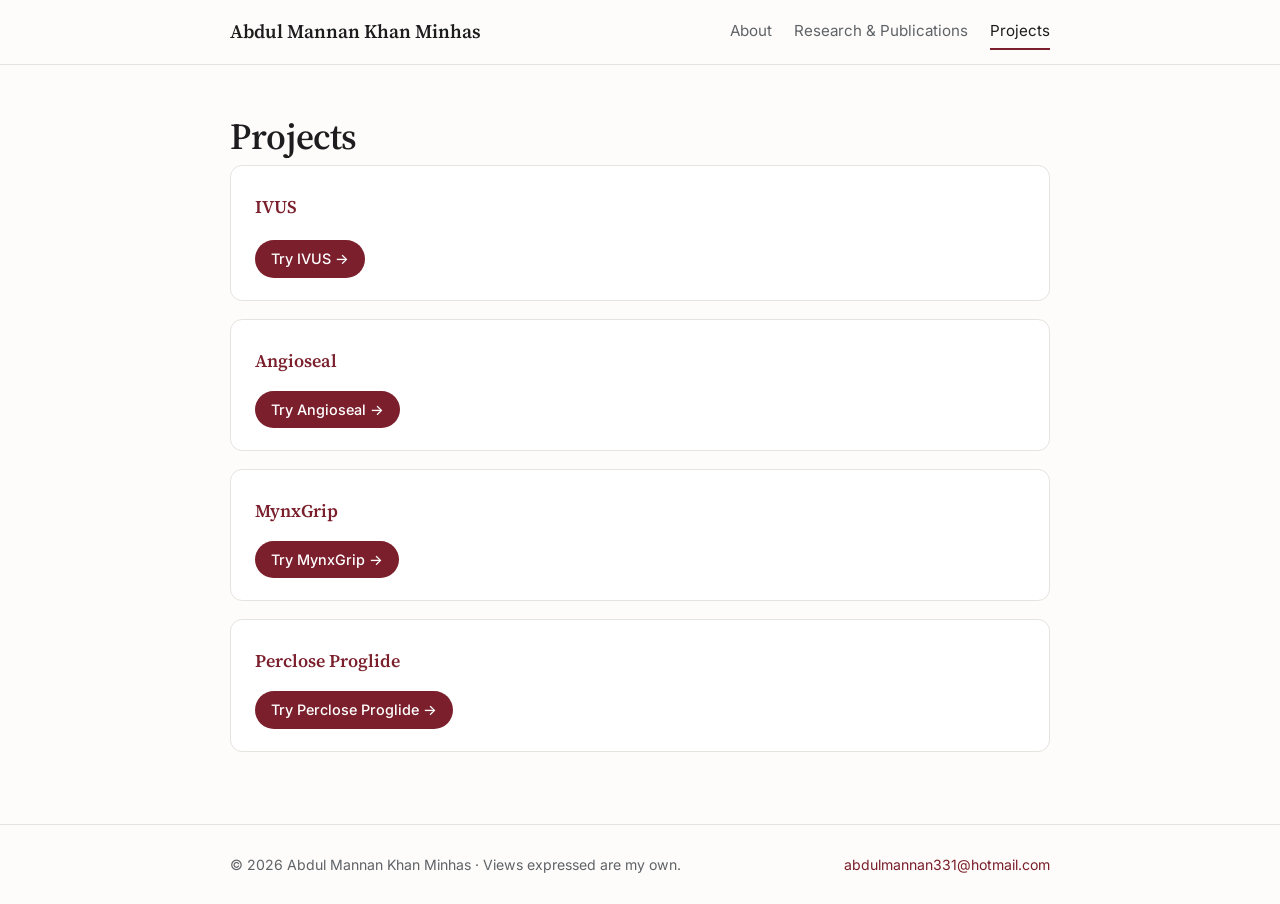
<file: projects.html>
<!doctype html>
<html lang="en">
<head>
  <meta charset="utf-8">
  <meta name="viewport" content="width=device-width, initial-scale=1">
  <title>Abdul Mannan Khan Minhas, MD</title>
  <meta name="description" content="Interventional cardiology fellow at Baylor College of Medicine. Outcomes research, health economics, and CVD epidemiology.">
  <link rel="preconnect" href="https://fonts.googleapis.com">
  <link rel="preconnect" href="https://fonts.gstatic.com" crossorigin>
  <link href="https://fonts.googleapis.com/css2?family=Inter:wght@400;500;600&family=Source+Serif+4:ital,wght@0,400;0,600;1,400&display=swap" rel="stylesheet">
  <link rel="stylesheet" href="assets/style.css">
  <link rel="icon" href="data:image/svg+xml,%3Csvg xmlns='http://www.w3.org/2000/svg' viewBox='0 0 32 32'%3E%3Crect width='32' height='32' rx='6' fill='%237a1f2b'/%3E%3Ctext x='16' y='22' font-family='Georgia' font-size='16' fill='white' text-anchor='middle'%3EAM%3C/text%3E%3C/svg%3E">
</head>
<body data-page="projects">
  <header class="site" id="header"></header>
  <main class="wrap" id="content"><p class="muted">Loading…</p></main>
  <footer class="site" id="footer"></footer>
  <script src="assets/site.js"></script>
</body>
</html>
</file>
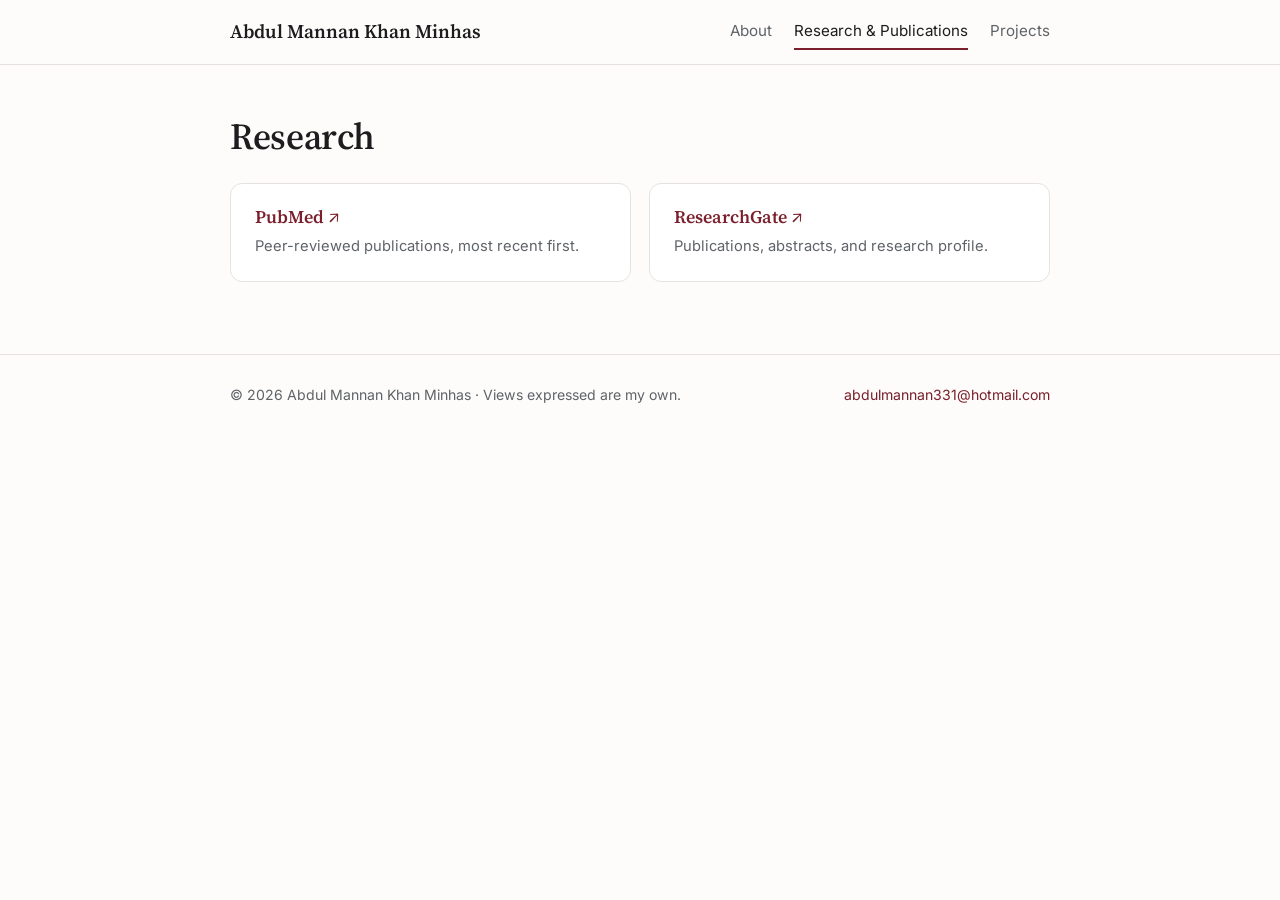
<file: research.html>
<!doctype html>
<html lang="en">
<head>
  <meta charset="utf-8">
  <meta name="viewport" content="width=device-width, initial-scale=1">
  <title>Abdul Mannan Khan Minhas, MD</title>
  <meta name="description" content="Interventional cardiology fellow at Baylor College of Medicine. Outcomes research, health economics, and CVD epidemiology.">
  <link rel="preconnect" href="https://fonts.googleapis.com">
  <link rel="preconnect" href="https://fonts.gstatic.com" crossorigin>
  <link href="https://fonts.googleapis.com/css2?family=Inter:wght@400;500;600&family=Source+Serif+4:ital,wght@0,400;0,600;1,400&display=swap" rel="stylesheet">
  <link rel="stylesheet" href="assets/style.css">
  <link rel="icon" href="data:image/svg+xml,%3Csvg xmlns='http://www.w3.org/2000/svg' viewBox='0 0 32 32'%3E%3Crect width='32' height='32' rx='6' fill='%237a1f2b'/%3E%3Ctext x='16' y='22' font-family='Georgia' font-size='16' fill='white' text-anchor='middle'%3EAM%3C/text%3E%3C/svg%3E">
</head>
<body data-page="research">
  <header class="site" id="header"></header>
  <main class="wrap" id="content"><p class="muted">Loading…</p></main>
  <footer class="site" id="footer"></footer>
  <script src="assets/site.js"></script>
</body>
</html>
</file>
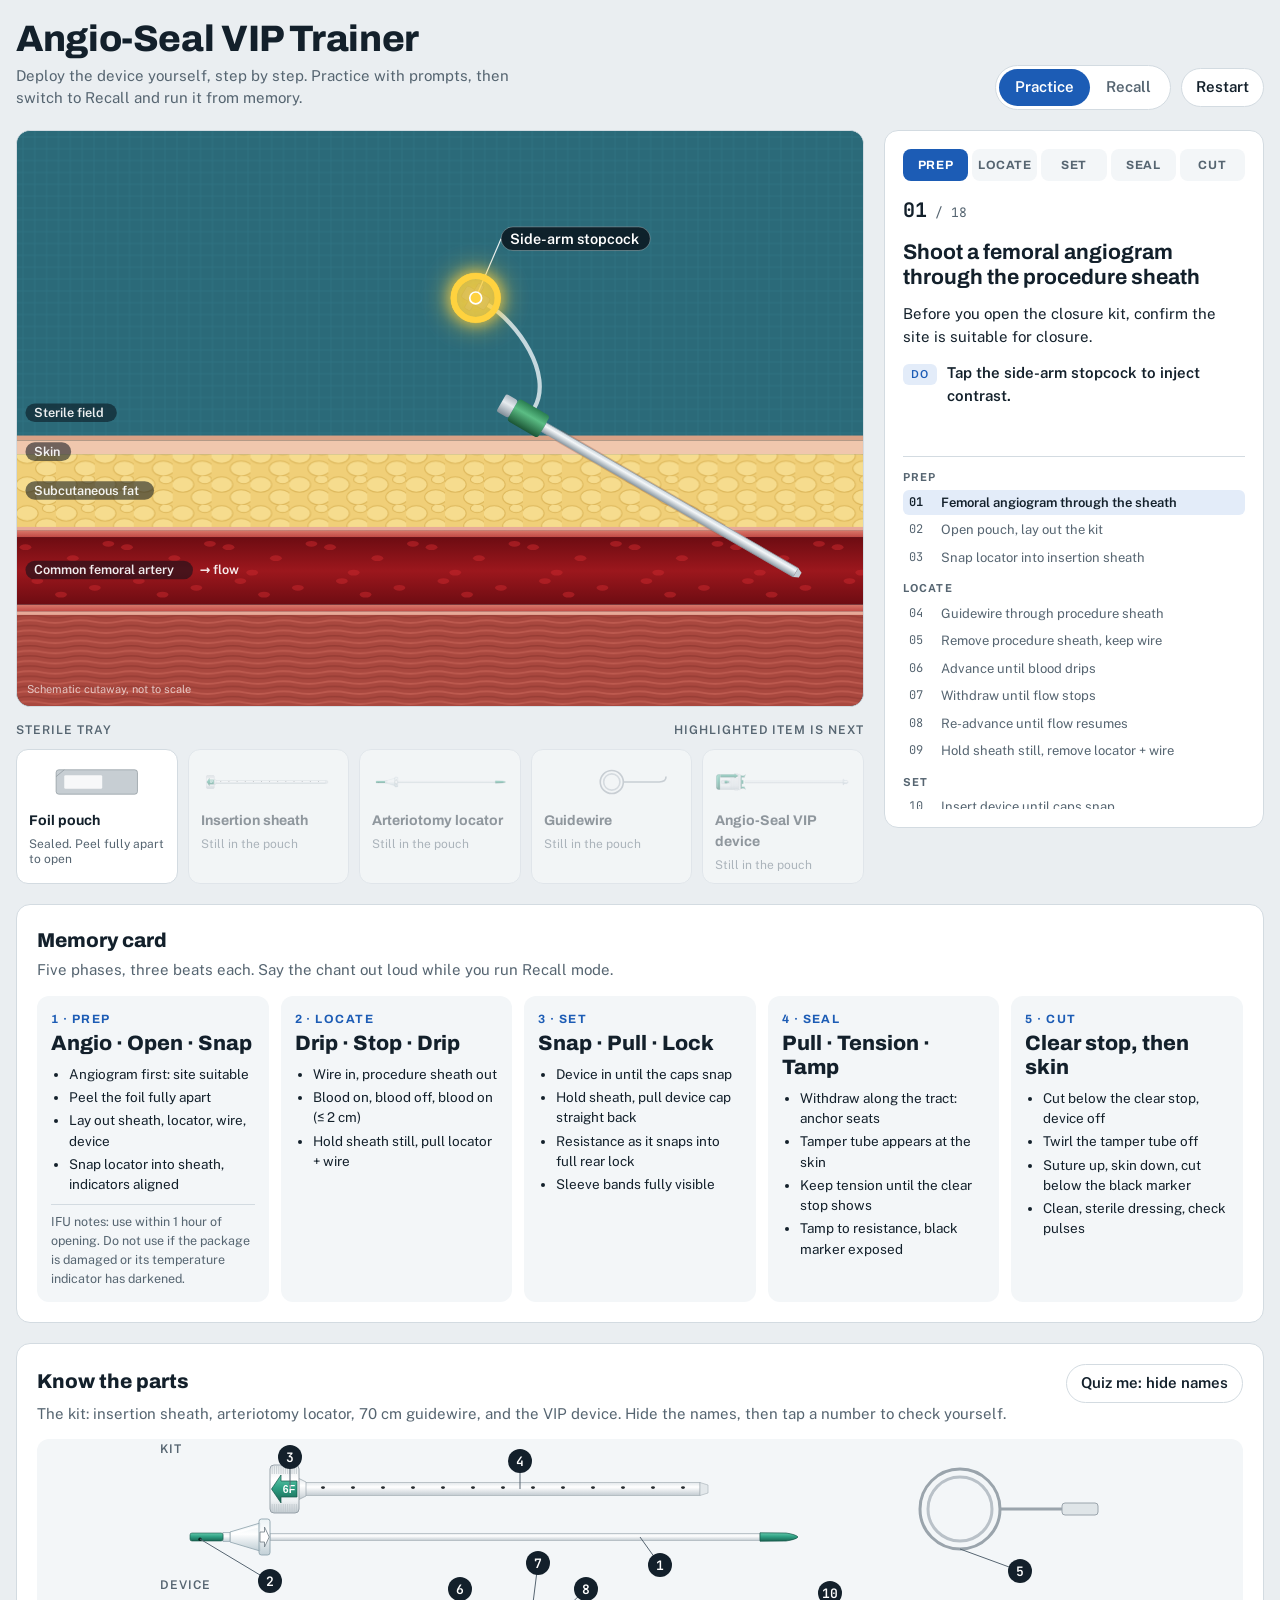
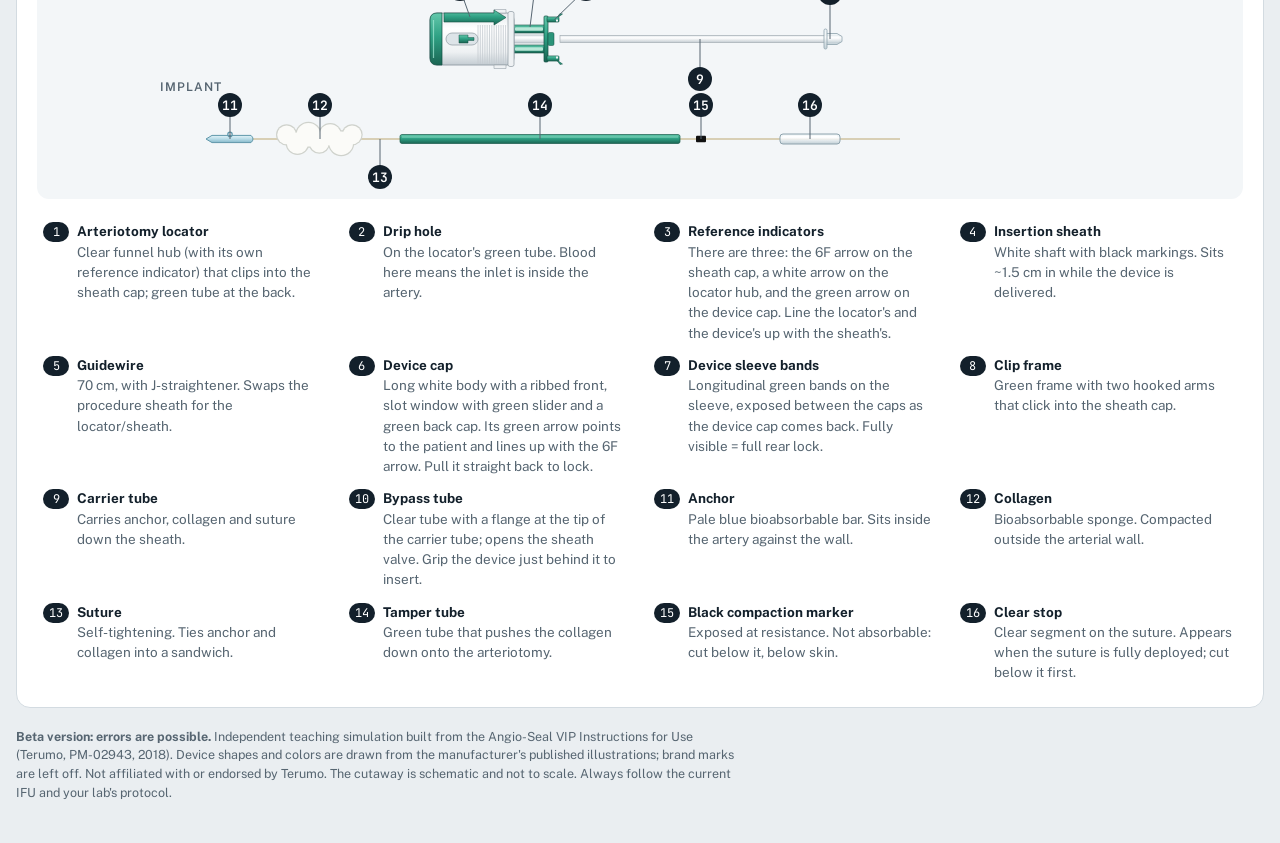
<file: images/uploads/angio-seal-vip-trainer.html>
<!doctype html><html><head><meta charset=utf8><meta name=viewport content="width=device-width,initial-scale=1,viewport-fit=cover"><style>:root{color-scheme:light;box-sizing:border-box;padding-top:env(safe-area-inset-top,0px);padding-bottom:env(safe-area-inset-bottom,0px)}html{scroll-padding-top:env(safe-area-inset-top,0px)}body{margin:0;padding:0;font:14px -apple-system,BlinkMacSystemFont,sans-serif;background:#fff;color:#000}img{max-width:100%}[hidden]:not([hidden=until-found i]){display:none!important}</style></head><body>
<title>Angio-Seal VIP Trainer</title>
<meta name="claude:viewport-fit-sides" content="cover">
<link rel="preconnect" href="https://fonts.googleapis.com">
<link rel="stylesheet" href="https://fonts.googleapis.com/css2?family=Archivo:wght@500;700;800&family=Public+Sans:wght@400;500;600;700&family=JetBrains+Mono:wght@500&display=swap">
<style>
/* Layout: instrument console. Procedure scene left, step console right; memory card + parts reference below. */
:root{
  --bg:#eaeef1; --panel:#ffffff; --soft:#f3f6f8; --ink:#13202b; --muted:#566571; --line:#d3dbe1;
  --accent:#1c5cb5; --accent-soft:#e3ecf9; --accent-ink:#ffffff;
  --ok:#1b7348; --ok-soft:#e2f3ea; --warn:#9a4b0f; --warn-soft:#fbeedd; --bad:#ad2a1f; --bad-soft:#fbe5e2;
  --f-display:'Archivo','Arial Narrow',system-ui,sans-serif;
  --f-body:'Public Sans',system-ui,-apple-system,'Segoe UI',sans-serif;
  --f-mono:'JetBrains Mono',ui-monospace,Menlo,monospace;
}
@media (prefers-color-scheme: dark){:root:not([data-theme="light"]){
  --bg:#0d1317; --panel:#141c22; --soft:#1a242b; --ink:#e4eaee; --muted:#93a2ad; --line:#26333c;
  --accent:#74a9ff; --accent-soft:#16263d; --accent-ink:#081627;
  --ok:#62cf95; --ok-soft:#12291e; --warn:#f2a868; --warn-soft:#2c1f12; --bad:#ff8378; --bad-soft:#2e1514; color-scheme:dark}}
:root[data-theme="dark"]{
  --bg:#0d1317; --panel:#141c22; --soft:#1a242b; --ink:#e4eaee; --muted:#93a2ad; --line:#26333c;
  --accent:#74a9ff; --accent-soft:#16263d; --accent-ink:#081627;
  --ok:#62cf95; --ok-soft:#12291e; --warn:#f2a868; --warn-soft:#2c1f12; --bad:#ff8378; --bad-soft:#2e1514; color-scheme:dark}
body{background:var(--bg);color:var(--ink);font-family:var(--f-body);font-size:15px;line-height:1.5}
.wrap{max-width:1320px;margin:0 auto;padding-left:max(16px,env(safe-area-inset-left,0px));padding-right:max(16px,env(safe-area-inset-right,0px));padding-block:20px 40px;display:flex;flex-direction:column;gap:20px}
h1,h2,h3{font-family:var(--f-display);text-wrap:balance;margin:0}
button{font:inherit;color:inherit;cursor:pointer}
button:focus-visible,[tabindex]:focus-visible{outline:3px solid var(--accent);outline-offset:2px}

.top{display:flex;flex-wrap:wrap;align-items:flex-end;justify-content:space-between;gap:12px 24px}
.brand h1{font-size:clamp(1.6rem,3.2vw,2.3rem);font-weight:800;letter-spacing:-.01em;line-height:1.05}
.brand p{margin:6px 0 0;color:var(--muted);max-width:60ch}
.controls{display:flex;gap:10px;flex-wrap:wrap;align-items:center}
.seg{display:inline-flex;background:var(--panel);border:1px solid var(--line);border-radius:999px;padding:3px}
.seg button{border:0;background:transparent;padding:7px 16px;border-radius:999px;font-weight:600;color:var(--muted)}
.seg button[aria-pressed="true"]{background:var(--accent);color:var(--accent-ink)}
.ghost{border:1px solid var(--line);background:var(--panel);padding:7px 14px;border-radius:999px;font-weight:600}

.grid{display:grid;grid-template-columns:minmax(0,1fr) 380px;grid-template-areas:"scene panel" "tray panel";gap:14px 20px;align-items:start}
.scene-wrap{grid-area:scene;min-width:0}.tray{grid-area:tray}.panel{grid-area:panel;align-self:start}
@media (max-width:980px){.grid{grid-template-columns:minmax(0,1fr);grid-template-areas:"scene" "panel" "tray"}}
.scene-wrap{position:relative;border-radius:14px;overflow:hidden;border:1px solid var(--line);background:#2b6a79}
#scene{display:block;width:100%;height:auto;user-select:none;-webkit-user-select:none}
#scene.dragmode{touch-action:none;cursor:grab}
#scene.dragging{cursor:grabbing}
.readout{position:absolute;top:10px;right:10px;display:flex;flex-direction:column;align-items:flex-end;gap:6px;pointer-events:none}
.readout span{background:rgba(9,20,28,.78);color:#eef4f7;font-family:var(--f-mono);font-size:12px;padding:4px 10px;border-radius:999px;white-space:nowrap}
.readout span.blood{color:#ff9a90}
.scale-note{position:absolute;left:10px;bottom:8px;color:rgba(255,255,255,.7);font-size:11px;pointer-events:none}

.tray{display:grid;grid-template-columns:repeat(5,minmax(0,1fr));gap:10px}
@media (max-width:820px){.tray{grid-template-columns:repeat(3,minmax(0,1fr))}}
@media (max-width:620px){.tray{grid-template-columns:repeat(2,minmax(0,1fr))}}
.tray-head{grid-column:1/-1;display:flex;justify-content:space-between;align-items:baseline;color:var(--muted);font-size:12px;text-transform:uppercase;letter-spacing:.08em;font-weight:600}
.item{display:flex;flex-direction:column;gap:6px;align-items:stretch;text-align:left;border:1px solid var(--line);background:var(--panel);border-radius:12px;padding:10px 12px;min-width:0;transition:border-color .15s,transform .15s}
.item:hover:not(:disabled){border-color:var(--accent);transform:translateY(-1px)}
.item svg{width:100%;height:44px}
.item b{font-family:var(--f-display);font-size:14px;font-weight:700}
.item small{color:var(--muted);font-size:12px;line-height:1.3}
.item:disabled{opacity:.42;cursor:default}
.item.want{border:2px solid #e6b800;animation:want 1.2s ease-in-out infinite}
@keyframes want{0%,100%{box-shadow:0 0 0 3px rgba(255,210,63,.35)}50%{box-shadow:0 0 0 8px rgba(255,210,63,.6),0 0 22px rgba(255,210,63,.6)}}

.panel{background:var(--panel);border:1px solid var(--line);border-radius:14px;padding:18px;display:flex;flex-direction:column;gap:14px;min-width:0}
@media (min-width:981px){.panel{position:sticky;top:max(12px,env(safe-area-inset-top,0px))}}
.phases{display:grid;grid-template-columns:repeat(5,1fr);gap:4px}
.ph{border:0;background:var(--soft);padding:7px 4px;border-radius:8px;font-family:var(--f-display);font-weight:700;font-size:12px;letter-spacing:.05em;text-transform:uppercase;color:var(--muted)}
.ph.past{color:var(--ok)}
.ph.on{background:var(--accent);color:var(--accent-ink)}
.ph:disabled{cursor:default}
.stepno{font-family:var(--f-mono);font-size:13px;color:var(--muted)}
.stepno b{color:var(--ink);font-size:20px}
.panel h2{font-size:1.32rem;font-weight:700;line-height:1.2}
.detail{margin:0;color:var(--ink);max-width:62ch}
.cue{margin:0;display:flex;gap:10px;align-items:baseline;font-weight:600}
.cue span{flex:none;font-size:11px;letter-spacing:.1em;text-transform:uppercase;background:var(--accent-soft);color:var(--accent);padding:2px 8px;border-radius:6px}
.nudge{display:grid;grid-template-columns:1fr 1fr;gap:8px}
.nudge button{border:1px solid var(--line);background:var(--soft);padding:10px;border-radius:10px;font-weight:600}
.nudge button:active{background:var(--accent-soft)}
.fb{min-height:1.5em;border-radius:10px;padding:0;font-size:14px}
.fb:not(:empty){padding:10px 12px}
.fb.ok{background:var(--ok-soft);color:var(--ok)}
.fb.warn{background:var(--warn-soft);color:var(--warn)}
.fb.bad{background:var(--bad-soft);color:var(--bad)}
.fb.info{background:var(--soft);color:var(--ink)}
.opts{display:flex;flex-direction:column;gap:8px}
.opt{text-align:left;border:1px solid var(--line);background:var(--soft);padding:11px 13px;border-radius:10px;font-weight:600;line-height:1.3}
.opt:hover:not(:disabled){border-color:var(--accent)}
.opt.wrong{border-color:var(--bad);color:var(--bad);background:var(--bad-soft);text-decoration:line-through}
.checks{display:flex;flex-direction:column;gap:8px}
.chk{display:grid;grid-template-columns:120px 1fr;gap:10px;align-items:center;text-align:left;border:1px solid var(--line);background:var(--soft);padding:8px 10px;border-radius:10px;font-weight:600;line-height:1.3}
.chk svg{width:120px;height:30px;background:#2b6a79;border-radius:6px}
.chk.wrong{border-color:var(--bad);color:var(--bad);background:var(--bad-soft)}
.steps{list-style:none;margin:0;padding:0;display:flex;flex-direction:column;gap:2px;border-top:1px solid var(--line);padding-top:12px;max-height:340px;overflow:auto}
.steps .grp{font-size:11px;text-transform:uppercase;letter-spacing:.1em;color:var(--muted);font-weight:700;margin:8px 0 2px}
.steps .grp:first-child{margin-top:0}
.steps li.s{display:grid;grid-template-columns:26px 1fr;gap:6px;font-size:13px;color:var(--muted);padding:3px 6px;border-radius:6px}
.steps li.s i{font-style:normal;font-family:var(--f-mono);font-size:12px}
.steps li.done{color:var(--ink)}
.steps li.done i{color:var(--ok)}
.steps li.miss i{color:var(--bad)}
.steps li.cur{background:var(--accent-soft);color:var(--ink);font-weight:600}
.finish{display:flex;flex-direction:column;gap:12px}
.stats{display:grid;grid-template-columns:repeat(3,1fr);gap:8px}
.stats div{background:var(--soft);border-radius:10px;padding:10px}
.stats b{display:block;font-family:var(--f-display);font-size:1.5rem;font-variant-numeric:tabular-nums}
.stats small{color:var(--muted)}
.primary{border:0;background:var(--accent);color:var(--accent-ink);padding:10px 16px;border-radius:10px;font-weight:700}
.row{display:flex;gap:8px;flex-wrap:wrap}

.card{background:var(--panel);border:1px solid var(--line);border-radius:14px;padding:20px}
.card h2{font-size:1.25rem;font-weight:800;margin-bottom:4px}
.card > p{margin:0 0 14px;color:var(--muted)}
.mem{display:grid;grid-template-columns:repeat(5,minmax(0,1fr));gap:12px}
@media (max-width:1100px){.mem{grid-template-columns:repeat(3,minmax(0,1fr))}}
@media (max-width:820px){.mem{grid-template-columns:repeat(2,minmax(0,1fr))}}
@media (max-width:460px){.mem{grid-template-columns:minmax(0,1fr)}}
.mem section{background:var(--soft);border-radius:12px;padding:14px;min-width:0}
.mem h3{font-size:12px;letter-spacing:.12em;text-transform:uppercase;color:var(--accent)}
.mem .chant{font-family:var(--f-display);font-weight:800;font-size:1.3rem;margin:4px 0 8px;line-height:1.15}
.mem .note{margin:10px 0 0;font-size:12.5px;color:var(--muted);border-top:1px solid var(--line);padding-top:8px}
.mem ul{margin:0;padding-left:18px;font-size:13.5px;display:flex;flex-direction:column;gap:3px}
.never{margin-top:12px;display:flex;flex-wrap:wrap;gap:6px 8px;align-items:center;font-size:13px}
.never b{color:var(--bad);text-transform:uppercase;letter-spacing:.08em;font-size:12px}
.never span{border:1px solid var(--line);border-radius:999px;padding:3px 10px}

.parts-grid{display:grid;grid-template-columns:minmax(0,1fr);gap:18px}
.parts-fig{overflow-x:auto;border-radius:12px;background:var(--soft)}
.parts-fig svg{display:block;min-width:620px;width:100%;max-width:1000px;margin:0 auto;height:auto}
.legend{list-style:none;margin:0;padding:0;display:grid;grid-template-columns:repeat(auto-fill,minmax(260px,1fr));gap:4px 16px;font-size:13.5px}
.legend li{display:grid;grid-template-columns:26px 1fr;gap:8px;align-items:baseline;padding:4px 6px;border-radius:8px;cursor:pointer}
.legend li:hover{background:var(--soft)}
.legend .n{font-family:var(--f-mono);font-size:12px;background:var(--ink);color:var(--panel);border-radius:999px;text-align:center;line-height:20px;height:20px}
.legend .nm{font-weight:700}
.legend .fn{color:var(--muted)}
.quiz .legend .nm,.quiz .legend .fn{filter:blur(6px);transition:filter .2s}
.quiz .legend li.show .nm,.quiz .legend li.show .fn{filter:none}
.parts-fig .pn circle{fill:var(--ink)}
.parts-fig .pn text{fill:var(--panel);font:600 13px var(--f-mono);text-anchor:middle}
.parts-fig .pl{stroke:var(--muted);stroke-width:1}
.parts-fig .cap{fill:var(--muted);font:600 12px var(--f-body);letter-spacing:.08em;text-transform:uppercase}

footer{color:var(--muted);font-size:12.5px;max-width:90ch}
footer a{color:var(--accent)}

/* scene */
.wire{fill:none;stroke:#aeb7bf;stroke-width:2.6;stroke-linecap:round}
.suture{stroke:#d8cfb5;stroke-width:2.2}
.clearstop{fill:rgba(235,246,250,.55);stroke:#6f8792;stroke-width:1.2}
.sidearm{fill:none;stroke:rgba(225,235,240,.85);stroke-width:5;stroke-linecap:round}
.lbl{pointer-events:none}
.lbl line{stroke:#ffffff;stroke-width:1.4;opacity:.9}
.lbl circle{fill:#fff}
.lbl rect{fill:rgba(8,18,26,.82);stroke:rgba(255,255,255,.35)}
.lbl text{fill:#fff;font:600 17px var(--f-body)}
.tissue text{fill:#fff;font:600 15px var(--f-body);opacity:.92}
.tissue rect.pill{fill:rgba(8,18,26,.55)}
.ring{fill:none;stroke:#ffd23f;stroke-width:7;transform-box:fill-box;transform-origin:center;animation:ring 1.3s ease-out infinite}
.ring.r2{animation-delay:.65s}
.halo{fill:#ffd23f;opacity:.35;transform-box:fill-box;transform-origin:center;animation:halo 1.3s ease-in-out infinite}
.glow{filter:drop-shadow(0 0 8px #ffd23f) drop-shadow(0 0 16px rgba(255,210,63,.7))}
@keyframes halo{0%,100%{opacity:.22;transform:scale(.9)}50%{opacity:.5;transform:scale(1.08)}}
.burst circle{fill:none;stroke:#ffd23f;stroke-width:5;transform-box:fill-box;transform-origin:center;animation:burst .9s ease-out forwards}
.burst .b2{animation-delay:.15s;stroke:#fff}
.burst text{fill:#fff;font:800 22px var(--f-display);letter-spacing:.08em;paint-order:stroke;stroke:#13202b;stroke-width:5px;animation:bursttxt 1.6s ease-out forwards}
@keyframes burst{0%{transform:scale(.3);opacity:1}100%{transform:scale(2.4);opacity:0}}
@keyframes bursttxt{0%{opacity:0;transform:translateY(6px)}15%{opacity:1;transform:none}75%{opacity:1}100%{opacity:0;transform:translateY(-10px)}}
.holdmark rect.outline{fill:none;stroke:#ffd23f;stroke-width:3;stroke-dasharray:6 4;animation:holdpulse 1.2s ease-in-out infinite}
.holdmark .badge rect{fill:#ffd23f;stroke:#13202b;stroke-width:1.5}
.holdmark .badge text{fill:#13202b;font:800 15px var(--f-display);letter-spacing:.06em}
@keyframes holdpulse{0%,100%{opacity:.55}50%{opacity:1}}
.zoompanel rect.frame{fill:#eef2f4;stroke:#ffd23f;stroke-width:3}
.zoompanel text{fill:#13202b;font:700 17px var(--f-body)}
@keyframes ring{0%{transform:scale(.5);opacity:1}100%{transform:scale(1.9);opacity:0}}
.cut circle{fill:#13202b;stroke:#ffe27a;stroke-width:2.5}
.cut text{fill:#ffe27a;font:700 17px var(--f-mono);text-anchor:middle}
.cut line{stroke:#ffe27a;stroke-width:2.5;stroke-dasharray:4 3}
.cut{cursor:pointer}
.cut:hover circle{fill:#24394b}
.hotable{cursor:pointer}
.flow{animation:flow 2.2s linear infinite}
@keyframes flow{from{transform:translateX(0)}to{transform:translateX(120px)}}
.drop{animation:drop 1.05s linear infinite}
@keyframes drop{0%{transform:translateY(0);opacity:0}12%{opacity:1}100%{transform:translateY(54px);opacity:0}}
.chev{animation:chev 1.1s ease-in-out infinite}
@keyframes chev{0%{transform:translateX(-8px);opacity:.2}60%{opacity:1}100%{transform:translateX(14px);opacity:0}}
#angio{opacity:0}
#angio.flash{animation:angio 2.8s ease-in-out}
@keyframes angio{0%{opacity:0}25%{opacity:.85}70%{opacity:.85}100%{opacity:0}}
@media (prefers-reduced-motion:reduce){.flow,.drop,.chev,.ring,.halo,.item.want{animation:none}#angio.flash{animation:none;opacity:.6}}
</style>

<div class="wrap">
  <header class="top">
    <div class="brand">
      <h1>Angio-Seal VIP Trainer</h1>
      <p>Deploy the device yourself, step by step. Practice with prompts, then switch to Recall and run it from memory.</p>
    </div>
    <div class="controls">
      <div class="seg" role="group" aria-label="Mode">
        <button id="mPractice" aria-pressed="true">Practice</button>
        <button id="mRecall" aria-pressed="false">Recall</button>
      </div>
      <button class="ghost" id="restart">Restart</button>
    </div>
  </header>

  <main class="grid">
      <div class="scene-wrap">
        <svg id="scene" viewBox="0 0 1000 680" role="img" aria-label="Cutaway of the groin: skin, subcutaneous tissue and common femoral artery with the closure device">
          <defs>
            <pattern id="pDrape" width="14" height="14" patternUnits="userSpaceOnUse"><rect width="14" height="14" fill="#2b6a79"/><path d="M0 7h14M7 0v14" stroke="#2f7383" stroke-width="1"/></pattern>
            <pattern id="pFat" width="46" height="34" patternUnits="userSpaceOnUse"><rect width="46" height="34" fill="#f0cf78"/><ellipse cx="12" cy="10" rx="13" ry="9" fill="#f6dc8e" stroke="#ddb75a" stroke-width="1.2"/><ellipse cx="35" cy="25" rx="13" ry="9" fill="#f6dc8e" stroke="#ddb75a" stroke-width="1.2"/><ellipse cx="38" cy="4" rx="8" ry="5" fill="#f6dc8e" stroke="#ddb75a" stroke-width="1.2"/></pattern>
            <pattern id="pMuscle" width="60" height="12" patternUnits="userSpaceOnUse"><rect width="60" height="12" fill="#a9483f"/><path d="M0 4 Q15 1 30 4 T60 4" stroke="#bd5a4f" stroke-width="2" fill="none"/><path d="M0 10 Q15 7 30 10 T60 10" stroke="#963c34" stroke-width="1.5" fill="none"/></pattern>
            <pattern id="pCol" width="10" height="10" patternUnits="userSpaceOnUse"><rect width="10" height="10" fill="#efe2c2"/><path d="M0 2 L10 4 M0 6 L10 8 M2 0 L4 10" stroke="#d3bf92" stroke-width="1"/></pattern>
            <pattern id="pGauze" width="6" height="6" patternUnits="userSpaceOnUse"><rect width="6" height="6" fill="#fbfbf6"/><path d="M0 3h6M3 0v6" stroke="#dedcd0" stroke-width="1"/></pattern>
            <linearGradient id="gLumen" x1="0" y1="0" x2="0" y2="1"><stop offset="0" stop-color="#6d0c12"/><stop offset=".5" stop-color="#9c171d"/><stop offset="1" stop-color="#6d0c12"/></linearGradient>
            <linearGradient id="gWall" x1="0" y1="0" x2="0" y2="1"><stop offset="0" stop-color="#d9796b"/><stop offset="1" stop-color="#c24a45"/></linearGradient>
            <linearGradient id="gSheath" x1="0" y1="0" x2="0" y2="1"><stop offset="0" stop-color="#cfdde6"/><stop offset=".35" stop-color="#ffffff"/><stop offset="1" stop-color="#93a6b2"/></linearGradient>
            <linearGradient id="gProc" x1="0" y1="0" x2="0" y2="1"><stop offset="0" stop-color="#c7d2d9"/><stop offset=".35" stop-color="#f4f7f9"/><stop offset="1" stop-color="#8e9ca6"/></linearGradient>
            <linearGradient id="gGreen" x1="0" y1="0" x2="0" y2="1"><stop offset="0" stop-color="#2a7e50"/><stop offset=".4" stop-color="#5bbd84"/><stop offset="1" stop-color="#1b5535"/></linearGradient>
            <linearGradient id="gHub" x1="0" y1="0" x2="0" y2="1"><stop offset="0" stop-color="#76848f"/><stop offset=".4" stop-color="#c9d2d9"/><stop offset="1" stop-color="#4c5964"/></linearGradient>
            <linearGradient id="gWhite" x1="0" y1="0" x2="0" y2="1"><stop offset="0" stop-color="#e3e8ec"/><stop offset=".35" stop-color="#ffffff"/><stop offset="1" stop-color="#bcc5cc"/></linearGradient>
            <linearGradient id="gCap" x1="0" y1="0" x2="0" y2="1"><stop offset="0" stop-color="#aeb9c2"/><stop offset=".4" stop-color="#e6ebef"/><stop offset="1" stop-color="#7f8c97"/></linearGradient>
            <linearGradient id="gBand" x1="0" y1="0" x2="0" y2="1"><stop offset="0" stop-color="#63c8ab"/><stop offset=".45" stop-color="#2fa184"/><stop offset="1" stop-color="#1a6553"/></linearGradient>
            <linearGradient id="gTamp" x1="0" y1="0" x2="0" y2="1"><stop offset="0" stop-color="#cfe9ee" stop-opacity=".7"/><stop offset=".35" stop-color="#ffffff" stop-opacity=".9"/><stop offset="1" stop-color="#93bcc5" stop-opacity=".75"/></linearGradient>
            <linearGradient id="gAnchor" x1="0" y1="0" x2="0" y2="1"><stop offset="0" stop-color="#fbf8ee"/><stop offset="1" stop-color="#cfc8b2"/></linearGradient>
            <linearGradient id="gFoil" x1="0" y1="0" x2="1" y2="1"><stop offset="0" stop-color="#eef1f3"/><stop offset=".45" stop-color="#bcc4ca"/><stop offset=".55" stop-color="#dce1e5"/><stop offset="1" stop-color="#98a2a9"/></linearGradient>
            <linearGradient id="gSteel" x1="0" y1="0" x2="1" y2="1"><stop offset="0" stop-color="#e3e8eb"/><stop offset=".5" stop-color="#cdd4d8"/><stop offset="1" stop-color="#b3bcc2"/></linearGradient>
            <pattern id="pCrimp" width="6" height="24" patternUnits="userSpaceOnUse"><rect width="6" height="24" fill="#c3cad0"/><line x1="3" y1="0" x2="3" y2="24" stroke="#9aa4ab" stroke-width="1"/></pattern>
            <linearGradient id="gTeal" x1="0" y1="0" x2="0" y2="1"><stop offset="0" stop-color="#63c8ab"/><stop offset=".45" stop-color="#2fa184"/><stop offset="1" stop-color="#1a6553"/></linearGradient>
            <linearGradient id="gRib" x1="0" y1="0" x2="0" y2="1"><stop offset="0" stop-color="#e4e9ec"/><stop offset=".3" stop-color="#ffffff"/><stop offset=".75" stop-color="#eef1f3"/><stop offset="1" stop-color="#c3ccd2"/></linearGradient>
            <linearGradient id="gShaft" x1="0" y1="0" x2="0" y2="1"><stop offset="0" stop-color="#e2e7ea"/><stop offset=".35" stop-color="#ffffff"/><stop offset="1" stop-color="#c2cbd1"/></linearGradient>
            <linearGradient id="gClear" x1="0" y1="0" x2="0" y2="1"><stop offset="0" stop-color="#e9f1f4" stop-opacity=".75"/><stop offset=".4" stop-color="#ffffff" stop-opacity=".9"/><stop offset="1" stop-color="#b5c6ce" stop-opacity=".8"/></linearGradient>
            <linearGradient id="gAnchorB" x1="0" y1="0" x2="0" y2="1"><stop offset="0" stop-color="#e3f3f8"/><stop offset=".5" stop-color="#b7dbe7"/><stop offset="1" stop-color="#86b9ca"/></linearGradient>
            <clipPath id="clipLumen"><rect x="0" y="480" width="1000" height="80"/></clipPath>
          </defs>

          <rect width="1000" height="362" fill="url(#pDrape)"/>
          <g class="tissue">
            <rect y="382" width="1000" height="90" fill="url(#pFat)"/>
            <rect y="366" width="1000" height="16" fill="#f0c7ad"/>
            <rect y="360" width="1000" height="6" fill="#d9a286"/>
            <rect y="568" width="1000" height="112" fill="url(#pMuscle)"/>
            <rect y="468" width="1000" height="4" fill="#e7a998"/>
            <rect y="472" width="1000" height="8" fill="url(#gWall)"/>
            <rect y="480" width="1000" height="80" fill="url(#gLumen)"/>
            <rect y="560" width="1000" height="8" fill="url(#gWall)"/>
            <rect y="568" width="1000" height="4" fill="#e7a998"/>
            <g clip-path="url(#clipLumen)"><g class="flow" id="flow"></g></g>
            <rect id="angio" y="480" width="1000" height="80" fill="#e9eef2"/>
            <line x1="640" y1="360" x2="833.9" y2="472" stroke="#8b4a3a" stroke-width="15" opacity=".28"/>
            <rect class="pill" x="10" y="368" width="54" height="22" rx="11"/><text x="20" y="384">Skin</text>
            <rect class="pill" x="10" y="414" width="152" height="22" rx="11"/><text x="20" y="430">Subcutaneous fat</text>
            <rect class="pill" x="10" y="508" width="198" height="22" rx="11"/><text x="20" y="524">Common femoral artery</text>
            <text x="216" y="524" opacity=".8">→ flow</text>
            <rect class="pill" x="10" y="322" width="108" height="22" rx="11"/><text x="20" y="338">Sterile field</text>
          </g>
          <g id="dyn"></g>
          <g id="drip" visibility="hidden">
            <circle class="drop" cx="0" cy="0" r="3.6" fill="#b3141b"/>
            <circle class="drop" cx="0" cy="0" r="3.2" fill="#b3141b" style="animation-delay:.35s"/>
            <circle class="drop" cx="0" cy="0" r="3.4" fill="#b3141b" style="animation-delay:.7s"/>
          </g>
          <g id="guide" visibility="hidden"><g id="guideRot">
            <g class="chev"><path d="M-22 -12 L-10 0 L-22 12 M-6 -12 L6 0 L-6 12 M10 -12 L22 0 L10 12" fill="none" stroke="#ffe27a" stroke-width="4" stroke-linecap="round" stroke-linejoin="round"/></g>
          </g></g>
          <g id="over"></g>
          <g id="fx"></g>
        </svg>
        <div class="readout" id="readout"></div>
        <div class="scale-note">Schematic cutaway, not to scale</div>
      </div>
      <div class="tray" id="tray" aria-label="Sterile tray"></div>

    <aside class="panel" id="panel" aria-live="off"></aside>
  </main>

  <section class="card" aria-labelledby="memH">
    <h2 id="memH">Memory card</h2>
    <p>Five phases, three beats each. Say the chant out loud while you run Recall mode.</p>
    <div class="mem">
      <section><h3>1 · Prep</h3><div class="chant">Angio · Open · Snap</div>
        <ul><li>Angiogram first: site suitable</li><li>Peel the foil fully apart</li><li>Lay out sheath, locator, wire, device</li><li>Snap locator into sheath, indicators aligned</li></ul><p class="note">IFU notes: use within 1 hour of opening. Do not use if the package is damaged or its temperature indicator has darkened.</p></section>
      <section><h3>2 · Locate</h3><div class="chant">Drip · Stop · Drip</div>
        <ul><li>Wire in, procedure sheath out</li><li>Blood on, blood off, blood on (≤ 2 cm)</li><li>Hold sheath still, pull locator + wire</li></ul></section>
      <section><h3>3 · Set</h3><div class="chant">Snap · Pull · Lock</div>
        <ul><li>Device in until the caps snap</li><li>Hold sheath, pull device cap straight back</li><li>Resistance as it snaps into full rear lock</li><li>Sleeve bands fully visible</li></ul></section>
      <section><h3>4 · Seal</h3><div class="chant">Pull · Tension · Tamp</div>
        <ul><li>Withdraw along the tract: anchor seats</li><li>Tamper tube appears at the skin</li><li>Keep tension until the clear stop shows</li><li>Tamp to resistance, black marker exposed</li></ul></section>
      <section><h3>5 · Cut</h3><div class="chant">Clear stop, then skin</div>
        <ul><li>Cut below the clear stop, device off</li><li>Twirl the tamper tube off</li><li>Suture up, skin down, cut below the black marker</li><li>Clean, sterile dressing, check pulses</li></ul></section>
    </div>
  </section>

  <section class="card" aria-labelledby="partsH" id="partsCard">
    <div style="display:flex;justify-content:space-between;gap:12px;flex-wrap:wrap;align-items:baseline">
      <div><h2 id="partsH">Know the parts</h2></div>
      <button class="ghost" id="quizBtn" aria-pressed="false">Quiz me: hide names</button>
    </div>
    <p>The kit: insertion sheath, arteriotomy locator, 70 cm guidewire, and the VIP device. Hide the names, then tap a number to check yourself.</p>
    <div class="parts-grid">
      <div class="parts-fig" id="partsFig"></div>
      <ol class="legend" id="legend"></ol>
    </div>
  </section>

  <footer>
    <strong>Beta version: errors are possible.</strong> Independent teaching simulation built from the Angio-Seal VIP Instructions for Use (Terumo, PM-02943, 2018). Device shapes and colors are drawn from the manufacturer's published illustrations; brand marks are left off. Not affiliated with or endorsed by Terumo. The cutaway is schematic and not to scale. Always follow the current IFU and your lab's protocol.
  </footer>
</div>

<script>
(function(){
const svg=document.getElementById('scene'), dyn=document.getElementById('dyn'), over=document.getElementById('over');
const dripG=document.getElementById('drip'), guideG=document.getElementById('guide'), guideRot=document.getElementById('guideRot');
const angioEl=document.getElementById('angio'), readout=document.getElementById('readout');
const panel=document.getElementById('panel'), tray=document.getElementById('tray');

// geometry: tract enters skin at (640,360) at 30 degrees. d = distance along tract (px), w = perpendicular offset.
const C=Math.cos(Math.PI/6), SN=0.5, SX=640, SY=360, PX_CM=60;
const D_WALL=240, TIP_FLOW=330, TIP_MAX=360, D_SEAT=236;
const toG=(d,w=0)=>({x:SX+d*C-w*SN,y:SY+d*SN+w*C});
const r1=n=>Math.round(n*10)/10;
const R=(d0,d1,h,a='')=>`<rect x="${r1(d0)}" y="${-h/2}" width="${r1(Math.max(0,d1-d0))}" height="${h}" ${a}/>`;

// lumen flow cells (seamless 120px tile)
(function(){let s='';const tile=[[10,492],[38,522],[66,505],[92,540],[108,488],[52,548],[24,532]];
 for(let k=-2;k<10;k++)for(const [x,y] of tile)s+=`<ellipse cx="${k*120+x}" cy="${y}" rx="7" ry="3.4" fill="#c7272d" opacity=".55"/>`;
 document.getElementById('flow').innerHTML=s;})();

const init=()=>({opened:false,snapT:null,proc:true,procTip:330,wire:false,locSnapped:false,assembly:false,locIn:false,tip:-40,
  device:false,gap:140,s:0,seated:false,c:0,devRemoved:false,tampRemoved:false,cut1:false,cut2:false,dressing:false,angio:false});
let W=init();

const PH=['Prep','Locate','Set','Seal','Cut'];
const STEPS=[
 {id:'angio',ph:0,kind:'hot',hot:'arm',title:'Shoot a femoral angiogram through the procedure sheath',short:'Femoral angiogram through the sheath',
  detail:'Before you open the closure kit, confirm the site is suitable for closure.',
  cue:'Tap the side-arm stopcock to inject contrast.',apply(){W.angio=true},done:'Site suitable.'},
 {id:'open',ph:0,kind:'tray',tray:'pouch',title:'Peel the foil pouch fully apart and lay out the kit',short:'Open pouch, lay out the kit',
  detail:'On the back table, pull the foil completely apart before removing anything. Lay out the insertion sheath, arteriotomy locator, guidewire with J-straightener, and the VIP device, and check nothing looks damaged.',
  cue:'Tap the foil pouch.',apply(){W.opened=true},done:'On the tray: insertion sheath, locator, guidewire, VIP device. Use within 1 hour.'},
 {id:'snap',ph:0,kind:'tray',tray:'locator',title:'Snap the arteriotomy locator into the insertion sheath',short:'Snap locator into insertion sheath',
  detail:'Still on the back table. Line up the reference indicator on the locator hub with the 6F arrow on the sheath cap, then push the locator in until the hub snaps into the sheath cap.',
  cue:'Tap the arteriotomy locator.',apply(){W.locSnapped=true;W.snapT=1},done:'Snapped. Reference indicators aligned.'},
 {id:'wire',ph:1,kind:'tray',tray:'wire',title:'Pass the guidewire through the procedure sheath',short:'Guidewire through procedure sheath',
  detail:'Insert the 70 cm guidewire through the existing procedure sheath into the artery.',
  cue:'Tap the guidewire on the tray.',apply(){W.wire=true},done:'Wire is in the artery.'},
 {id:'procOut',ph:1,kind:'drag',way:'out',title:'Remove the procedure sheath and leave the wire in',short:'Remove procedure sheath, keep wire',
  detail:'Withdraw the procedure sheath over the wire. The guidewire stays in the artery. Once the sheath is out, hold pressure over the puncture site.',
  cue:'Drag the procedure sheath back out of the tract.',
  drag:{key:'procTip',dir:1,min:-90,max:()=>W.procTip,auto:true,doneAt:v=>v<=-60},
  apply(){W.proc=false;W.procTip=-90},done:'Procedure sheath out. Wire stays.'},
 {id:'advance',ph:1,kind:'drag',way:'in',pre:'assembly',title:'Thread the locator/sheath over the wire and advance until blood drips',short:'Advance until blood drips',
  detail:'Keep holding pressure until the sheath enters the skin. Drip hole faces down, reference indicator faces up. Advance until blood drips from the locator drip hole. The sheath tip is then about 1.5 cm inside the artery.',
  cue:'Tap the assembly on the tray, then drag it into the tract.',
  drag:{key:'tip',dir:1,min:-40,max:()=>392,auto:false,doneAt:v=>v>=TIP_FLOW,hint:()=>'No blood at the drip hole yet. Keep advancing.'},
  apply(){W.assembly=true;W.locIn=true;if(W.tip<TIP_FLOW)W.tip=344},done:'Blood from the drip hole.'},
 {id:'withdraw',ph:1,kind:'drag',way:'out',title:'Withdraw slowly until the blood flow slows or stops',short:'Withdraw until flow stops',
  detail:'When the drip stops, the locator inlet holes have just left the artery.',
  cue:'Drag back slowly and watch the drip hole.',
  drag:{key:'tip',dir:1,min:250,max:()=>W.tip,auto:false,doneAt:v=>v<TIP_FLOW,hint:()=>'Blood is still dripping. Withdraw a little more.'},
  apply(){if(W.tip>=TIP_FLOW)W.tip=318},done:'Flow stopped. The inlet is just outside the vessel wall.'},
 {id:'readvance',ph:1,kind:'drag',way:'in',title:'Re-advance until the blood flow resumes',short:'Re-advance until flow resumes',
  detail:'Advance just until blood drips again. The sheath should be no more than about 2 cm into the artery.',
  cue:'Drag forward and stop as soon as it drips.',
  drag:{key:'tip',dir:1,min:250,max:()=>404,auto:false,doneAt:v=>v>=TIP_FLOW,hint:()=>'No flow yet. Advance a little.'},
  apply(){if(W.tip<TIP_FLOW)W.tip=338},done:'Flow is back. The sheath is in position. Do not move it from here.'},
 {id:'locOut',ph:1,kind:'hot',hot:'locator',title:'Hold the sheath still; remove the locator and guidewire',short:'Hold sheath still, remove locator + wire',
  detail:'Flex the locator up at the sheath hub to unsnap it, then pull it out with the wire. The sheath must not move for the rest of the deployment.',
  cue:'Tap the locator hub.',apply(){W.locIn=false;W.wire=false},done:'Locator and wire out. Sheath held steady.'},
 {id:'insert',ph:2,kind:'drag',way:'in',pre:'device',title:'Insert the VIP device until the caps snap together',short:'Insert device until caps snap',
  detail:'Grip the device just behind the bypass tube. Line up the green arrow on the device with the 6F arrow on the sheath cap (they point at each other). Advance in small increments until the device cap snaps onto the sheath cap. The anchor is now out of the sheath tip, inside the artery.',
  cue:'Tap the VIP device on the tray, then drag it in.',
  drag:{key:'gap',dir:-1,min:0,max:()=>140,auto:true,doneAt:v=>v<=0},
  apply(){W.device=true;W.gap=0},done:'Snap. Caps locked together. Anchor released into the lumen.'},
 {id:'lock',ph:2,kind:'drag',way:'out',title:'Hold the sheath; pull the device cap straight back to full rear lock',short:'Pull device cap back to full lock',
  detail:'Keep the insertion sheath still and pull the device cap straight back. The anchor catches on the sheath tip, you feel resistance as the handle and sleeve snap into lock, and the device sleeve bands become fully visible. If the sleeve separates from the sheath, do not push it forward again.',
  cue:'Drag the device cap back until it clicks.',
  drag:{key:'s',dir:-1,min:0,max:()=>30,auto:true,doneAt:v=>v>=30},
  apply(){W.s=30},done:'Click. Full rear lock: both sleeve bands fully visible.'},
 {id:'seatOut',ph:3,kind:'drag',way:'out',title:'Withdraw the device and sheath along the tract angle',short:'Withdraw along tract: anchor seats',
  detail:'Pull slowly along the same angle. The anchor seats against the inside of the arterial wall. Keep going until the sheath clears the skin and the tamper tube appears. Never re-insert the device.',
  cue:'Drag the whole assembly back.',
  drag:{key:'tip',dir:1,min:-5,max:()=>W.tip,auto:true,doneAt:v=>v<=-5},
  apply(){W.seated=true;W.tip=-5},done:'Tamper tube exposed at the skin. Anchor against the wall.'},
 {id:'clearStop',ph:3,kind:'drag',way:'out',title:'Keep suture tension and withdraw until the clear stop appears',short:'Keep tension, withdraw to clear stop',
  detail:'Grip the tamper tube and keep tension on the suture the whole time. Losing tension can push collagen into the artery. Continue until the clear stop appears and the suture is fully deployed and locked in the device cap.',
  cue:'Keep dragging back.',
  drag:{key:'tip',dir:1,min:-120,max:()=>W.tip,auto:true,doneAt:v=>v<=-120},
  apply(){W.seated=true;W.tip=-120},done:'Suture fully deployed. Clear stop visible.'},
 {id:'tamp',ph:3,kind:'drag',way:'in',title:'Hold tension and tamp the collagen down to resistance',short:'Tamp to resistance (black marker shows)',
  detail:'Advance the tamper tube along the tract angle until you feel resistance and hemostasis is achieved. The black compaction marker is usually exposed. Do not tamp past the distal end of the marker.',
  cue:'Drag the tamper tube forward.',
  drag:{key:'c',dir:1,min:0,max:()=>30,auto:true,doneAt:v=>v>=30},
  apply(){W.c=30},done:'Resistance. Collagen compacted, black marker exposed, hemostasis.'},
 {id:'cut1',ph:4,kind:'cut',title:'Cut the suture below the clear stop',short:'Cut suture below clear stop',
  detail:'This frees the device and sheath, which you then lift away.',cue:'Choose where to cut.',
  cuts:[{id:'A',d:-110,ok:false,msg:'That is above the clear stop. Cut below it, between the clear stop and the tamper tube.'},{id:'B',d:-62,ok:true}],
  apply(){W.cut1=true;W.devRemoved=true},done:'Cut. Device and sheath removed.'},
 {id:'tamperOff',ph:4,kind:'hot',hot:'tamper',title:'Remove the tamper tube with a slight upward twirl',short:'Twirl the tamper tube off',
  detail:'Slide the tamper tube up and off the suture.',cue:'Tap the tamper tube.',apply(){W.tampRemoved=true},done:'Tamper tube off. Only the suture remains.'},
 {id:'cut2',ph:4,kind:'cut',title:'Pull the suture up, push the skin down, and cut below skin level',short:'Cut below black marker + skin',
  detail:'Cut below the black compaction marker and below skin level. The marker is not absorbable and must come off. The suture end should retract under the skin.',
  cue:'Choose where to cut.',
  cuts:[{id:'A',d:-58,ok:false,msg:'That is above the black marker. The marker is not absorbable and would stay in the patient.'},{id:'B',d:-12,ok:false,msg:'Below the marker but above the skin. The suture end must retract below skin level to lower infection risk.'},{id:'C',d:10,ok:true}],
  apply(){W.cut2=true},done:'Cut. The suture end retracts below the skin.'},
 {id:'dressing',ph:4,kind:'hot',hot:'site',title:'Clean the site and apply a sterile dressing',short:'Clean site, sterile dressing',
  detail:'Use antiseptic, then a dressing that keeps the site visible in recovery. If it oozes, light pressure with one or two fingers is usually enough. Check distal pulses.',
  cue:'Tap the access site.',apply(){W.dressing=true},done:'Done. Hemostasis achieved.'}
];
const N=STEPS.length;
const I=Object.fromEntries(STEPS.map((x,k)=>[x.id,k]));
const ERRS=[
 {t:'Advance the sheath another 2–3 cm to be safe',why:'More than 2 cm in risks the anchor catching early and poor hemostasis.',ph:[1,2]},
 {t:'Pull the guidewire out with the procedure sheath',why:'The wire stays in. It guides the locator/sheath assembly into the artery.',ph:[1]},
 {t:'Push the device forward to re-seat the sleeve',why:'Never push forward. If the sleeve separates, carry on to the withdrawal step.',ph:[2,3]},
 {t:'Re-insert the device to reposition it',why:'Re-insertion after partial deployment can deposit collagen inside the artery.',ph:[3]},
 {t:'Release suture tension, then tamp',why:'Without tension the collagen can be pushed into the artery.',ph:[3,4]},
 {t:'Tamp past the black compaction marker',why:'Over-tamping can deform the anchor or tear the collagen.',ph:[3,4]},
 {t:'Cut the suture at the skin, above the black marker',why:'The marker is not absorbable and must be removed.',ph:[4]},
 {t:'Hold firm manual compression for 15 minutes',why:'Not part of the deployment. Light finger pressure only if it oozes.',ph:[3,4]},
 {t:'Open the pouch at the start of the case so it is ready',why:'Components degrade once exposed. Open only when you are ready, and use within 1 hour.',ph:[0]},
 {t:'Thread the locator alone over the wire, then add the sheath',why:'The locator is snapped into the sheath on the tray first, reference indicators aligned.',ph:[0,1]}
];
const CHECK=[
 {s:13,t:'Cap edge sits within the colored bands',ok:true},
 {s:2,t:'Cap completely covers the colored bands',ok:false,why:'That pattern means the anchor caught early. Fix: re-advance the device, push the cap back to the rear holding position, then withdraw again until it catches correctly.'},
 {s:30,t:'Both bands fully visible, handle locked',ok:false,why:'Not yet. You have only felt resistance. Locking is the next step.'}
];

let idx=0, mode='practice', pstate='do', busy=false, timer=null, opts=null, checkOrder=null;
let fb={text:'',kind:''}, missed=new Set(), t0=Date.now(), drag=null;

const preOK=st=>!st.pre||(st.pre==='assembly'?W.assembly:W.device);
const canAct=()=>!busy&&idx<N&&!(mode==='recall'&&pstate==='ask');
function setFb(text,kind){fb={text,kind};const el=document.getElementById('fb');if(el){el.textContent=text;el.className='fb '+(kind||'')}}
function shuffle(a){for(let i=a.length-1;i>0;i--){const j=Math.floor(Math.random()*(i+1));[a[i],a[j]]=[a[j],a[i]]}return a}

// ---------- scene ----------
// ---------- device drawing (side view; +x = toward patient, y=0 = device axis) ----------
const DV={
 shaft(x0,x1,h=13){let o=`<rect x="${r1(x0)}" y="${-h/2}" width="${r1(Math.max(0,x1-x0))}" height="${h}" fill="url(#gShaft)" stroke="#a5afb6" stroke-width=".7"/>`;
  for(let x=x0+24;x<x1-12;x+=30)o+=`<ellipse cx="${r1(x)}" cy="-1.4" rx="1.9" ry="1.4" fill="#262b2f"/>`;return o},
 sheathTip(x){return `<path d="M${r1(x)} -6.5 L${r1(x+8)} -4 L${r1(x+8)} 4 L${r1(x)} 6.5Z" fill="#e3e8eb" stroke="#a5afb6" stroke-width=".6"/>`},
 sheathCap(x0){ // 28 long x 48 tall; 6F arrow points back toward the device (reference indicator)
  let o=`<path d="M${r1(x0+28)} -11 L${r1(x0+36)} -7 L${r1(x0+36)} 7 L${r1(x0+28)} 11Z" fill="url(#gShaft)" stroke="#9aa5ac" stroke-width=".7"/>`;
  o+=`<rect x="${r1(x0)}" y="-24" width="29" height="48" rx="4" fill="url(#gRib)" stroke="#8f9aa2" stroke-width=".9"/>`;
  for(let k=0;k<12;k++){const x=x0+2.2+k*2.2;o+=`<line x1="${r1(x)}" y1="-23" x2="${r1(x)}" y2="-15" stroke="#bfc7cc" stroke-width=".8"/><line x1="${r1(x)}" y1="15" x2="${r1(x)}" y2="23" stroke="#bfc7cc" stroke-width=".8"/>`}
  o+=`<path d="M${r1(x0+1.5)} 0 L${r1(x0+11)} -14 L${r1(x0+11)} -8 L${r1(x0+27)} -8 L${r1(x0+27)} 8 L${r1(x0+11)} 8 L${r1(x0+11)} 14Z" fill="url(#gTeal)" stroke="#14574a" stroke-width=".7"/>`;
  o+=`<text x="${r1(x0+19)}" y="4" font-family="Arial,Helvetica,sans-serif" font-weight="700" font-size="10.5" fill="#fff" text-anchor="middle">6F</text>`;return o},
 locatorHub(x0){ // clip ring with green reference arrow (points toward the sheath cap), clear funnel, green tube with drip hole
  return `<path d="M${r1(x0-10)} -14 L${r1(x0-40)} -5 L${r1(x0-40)} 5 L${r1(x0-10)} 14Z" fill="url(#gClear)" stroke="#97aab3" stroke-width=".9"/>`+
  `<path d="M${r1(x0-12)} -10.5 L${r1(x0-37)} -3.4" stroke="#fff" stroke-width="2" opacity=".85"/>`+
  `<rect x="${r1(x0-11)}" y="-18" width="11" height="36" rx="2.5" fill="url(#gClear)" stroke="#8ea3ad" stroke-width=".9"/>`+
  `<path d="M${r1(x0-10)} -5 L${r1(x0-5.5)} -5 L${r1(x0-5.5)} -10 L${r1(x0-0.8)} 0 L${r1(x0-5.5)} 10 L${r1(x0-5.5)} 5 L${r1(x0-10)} 5Z" fill="#ffffff" stroke="#6f7c85" stroke-width=".8"/>`+
  `<rect x="${r1(x0-47)}" y="-4.5" width="7" height="9" fill="url(#gClear)" stroke="#97aab3" stroke-width=".7"/>`+
  `<rect x="${r1(x0-80)}" y="-4" width="33" height="8" rx="2" fill="url(#gTeal)" stroke="#17594a" stroke-width=".6"/>`+
  `<circle cx="${r1(x0-70)}" cy="2.2" r="1.7" fill="#0d2621"/>`},
 locatorTip(x){return `<path d="M${r1(x)} -4.2 L${r1(x+26)} -4 Q${r1(x+36)} -2.5 ${r1(x+38)} 0 Q${r1(x+36)} 2.5 ${r1(x+26)} 4 L${r1(x)} 4.2Z" fill="url(#gTeal)" stroke="#14574a" stroke-width=".7"/>`},
 collar(f){ // green clip frame at the front of the device cap: back plate, two arms with hooked tips, inner ring
  let o=`<rect x="${r1(f-16)}" y="-23" width="4" height="46" rx="1" fill="url(#gTeal)" stroke="#124f42" stroke-width=".7"/>`;
  for(const sg of [-1,1]){const y0=sg*19.5;
   o+=`<rect x="${r1(f-13)}" y="${r1(y0-2.6)}" width="12" height="5.2" rx="1" fill="url(#gTeal)" stroke="#124f42" stroke-width=".6"/>`;
   o+=`<path d="M${r1(f-1.5)} ${r1(y0-2.6*sg*-1)} L${r1(f+2.5)} ${r1(y0+sg*5.5)} L${r1(f)} ${r1(y0+sg*6)} L${r1(f-2.5)} ${r1(y0+sg*2.6)}Z" fill="#2a9479" stroke="#124f42" stroke-width=".5"/>`;
   o+=`<rect x="${r1(f-4)}" y="${r1(y0-sg*1-1)}" width="2" height="2" fill="#f1f4f5"/>`}
  o+=`<rect x="${r1(f-12)}" y="-6.5" width="6" height="13" rx="1.5" fill="#2a9479" stroke="#124f42" stroke-width=".5"/>`;
  return o},
 sleeve(f,e){ // exposed between the clip frame and the device cap when pulled back: white rod + two longitudinal green bands
  const a=e-2,b=f-14;if(b<=a)return '';
  let o=`<rect x="${r1(a)}" y="-4" width="${r1(b-a)}" height="8" fill="url(#gShaft)" stroke="#a5afb6" stroke-width=".6"/>`;
  for(const sg of [-1,1]){const y=sg>0?6:-14;
   o+=`<rect x="${r1(a)}" y="${y}" width="${r1(b-a)}" height="8" rx="1" fill="url(#gTeal)" stroke="#124f42" stroke-width=".6"/>`;
   if(b-a>8)o+=`<rect x="${r1(a+3)}" y="${y+2.2}" width="${r1(b-a-6)}" height="3.6" rx="1" fill="#c8efe1" opacity=".9"/>`}
  return o},
 deviceCap(e){ // long white body (≈1.6× its height): ribbed front, slot window with green slider, green arrow along the top edge pointing to the patient, green back cap
  const x0=e-84;let o=`<rect x="${r1(x0)}" y="-26" width="84" height="52" rx="7" fill="url(#gRib)" stroke="#8f9aa2" stroke-width=".9"/>`;
  o+=`<rect x="${r1(e-6)}" y="-27.5" width="6" height="55" rx="2" fill="#eef1f3" stroke="#8f9aa2" stroke-width=".7"/>`;
  for(let x=e-36;x<e-7;x+=2.3)o+=`<line x1="${r1(x)}" y1="-14" x2="${r1(x)}" y2="25" stroke="#c4cbd0" stroke-width=".8"/>`;
  for(const sg of [-1,1])o+=`<path d="M${r1(e-20)} ${r1(sg*26)} L${r1(e-20)} ${r1(sg*29.5)} L${r1(e-8)} ${r1(sg*29.5)} L${r1(e-8)} ${r1(sg*26)}Z" fill="#eef1f3" stroke="#97a2a9" stroke-width=".6"/>`;
  o+=`<path d="M${r1(x0)} -19 Q${r1(x0)} -26 ${r1(x0+7)} -26 L${r1(x0+12)} -26 L${r1(x0+12)} 26 L${r1(x0+7)} 26 Q${r1(x0)} 26 ${r1(x0)} 19Z" fill="url(#gTeal)" stroke="#124f42" stroke-width=".7"/><line x1="${r1(x0+3.5)}" y1="-19" x2="${r1(x0+3.5)}" y2="19" stroke="#a6ead6" stroke-width="1.2" opacity=".7"/>`;
  o+=`<path d="M${r1(x0+14)} -26 L${r1(e-20)} -26 L${r1(e-20)} -29 L${r1(e-8)} -21.5 L${r1(e-20)} -14 L${r1(e-20)} -17 L${r1(x0+14)} -17Z" fill="url(#gTeal)" stroke="#124f42" stroke-width=".6"/>`;
  o+=`<path d="M${r1(x0+22)} -6 L${r1(e-42)} -6 A6 6 0 0 1 ${r1(e-42)} 6 L${r1(x0+22)} 6 A6 6 0 0 1 ${r1(x0+22)} -6Z" fill="#dde4e8" stroke="#97a2a9" stroke-width=".8"/>`;
  o+=`<path d="M${r1(e-55)} -4 L${r1(e-46)} -4 L${r1(e-46)} -1.4 L${r1(e-40)} -1.4 L${r1(e-40)} 1.4 L${r1(e-46)} 1.4 L${r1(e-46)} 4 L${r1(e-55)} 4Z" fill="url(#gTeal)" stroke="#124f42" stroke-width=".5"/>`;
  return o},
 bypass(x){ // clear bypass tube with flange at the tip of the carrier tube
  return `<path d="M${r1(x-14)} -5.5 L${r1(x-3)} -5.5 L${r1(x+2)} -2.5 L${r1(x+2)} 2.5 L${r1(x-3)} 5.5 L${r1(x-14)} 5.5Z" fill="url(#gClear)" stroke="#8ea3ad" stroke-width=".8"/>`+
  `<rect x="${r1(x-16)}" y="-10" width="3" height="20" rx="1.4" fill="url(#gClear)" stroke="#8ea3ad" stroke-width=".8"/>`},
 device(f,s,carrierTo,bp){let o='';if(carrierTo>f)o+=`<rect x="${r1(f)}" y="-3.6" width="${r1(carrierTo-f)}" height="7.2" fill="url(#gShaft)" stroke="#a5afb6" stroke-width=".7"/>`;
  if(bp&&carrierTo-f>18)o+=DV.bypass(carrierTo);
  const e=f-16-s;return o+DV.sleeve(f,e)+DV.collar(f)+DV.deviceCap(e)},
 anchor(cx,cy){return `<path d="M${r1(cx-24)} ${r1(cy)} L${r1(cx-18)} ${r1(cy-3.6)} L${r1(cx+21)} ${r1(cy-3.6)} Q${r1(cx+25)} ${r1(cy)} ${r1(cx+21)} ${r1(cy+3.6)} L${r1(cx-18)} ${r1(cy+3.6)}Z" fill="url(#gAnchorB)" stroke="#5f97aa" stroke-width="1"/><circle cx="${r1(cx)}" cy="${r1(cy-4.6)}" r="2.2" fill="none" stroke="#5f97aa" stroke-width="1.2"/>`},
 collagen(x0,x1,h){const pts=[];const st=Math.max(4,Math.min(h*.42,(x1-x0)/3));for(let x=x0+st*.6,k=0;x<=x1-st*.4;x+=st,k++)pts.push([x,(k%2?1:-1)*h*.16,h*.36+(k%3)*1.2]);if(!pts.length)pts.push([(x0+x1)/2,0,h*.4]);
  return pts.map(([x,y,r])=>`<circle cx="${r1(x)}" cy="${r1(y)}" r="${r1(r+1.2)}" fill="#cfd2cc"/>`).join('')+pts.map(([x,y,r])=>`<circle cx="${r1(x)}" cy="${r1(y)}" r="${r1(r)}" fill="#fbfbf8"/>`).join('')},
 tamper(x0,x1){return `<rect x="${r1(x0)}" y="-4.5" width="${r1(x1-x0)}" height="9" rx="2" fill="url(#gTeal)" stroke="#17594a" stroke-width=".7"/><line x1="${r1(x0+2)}" y1="-2" x2="${r1(x1-2)}" y2="-2" stroke="#9be3cf" stroke-width="1" opacity=".7"/>`},
 clearStop(x0,x1){return `<rect x="${r1(x0)}" y="-5" width="${r1(x1-x0)}" height="10" rx="3" fill="url(#gClear)" stroke="#8ea3ad" stroke-width="1"/><line x1="${r1(x0+3)}" y1="-2.5" x2="${r1(x1-3)}" y2="-2.5" stroke="#fff" stroke-width="1.4"/>`},
 marker(x0,x1){return `<rect x="${r1(x0)}" y="-3.2" width="${r1(x1-x0)}" height="6.4" rx="1" fill="#111"/>`}
};
function lbl(x,y,text,dx,dy){const w=text.length*9.2+20, tx=x+dx, ty=y+dy, rx=dx>=0?tx:tx-w;
 return `<g class="lbl"><line x1="${r1(x)}" y1="${r1(y)}" x2="${r1(tx)}" y2="${r1(ty)}"/><circle cx="${r1(x)}" cy="${r1(y)}" r="3"/><rect x="${r1(rx)}" y="${r1(ty-14)}" width="${r1(w)}" height="28" rx="14"/><text x="${r1(rx+10)}" y="${r1(ty+6)}">${text}</text></g>`}
function anchorPos(){if(W.seated)return{x:844.4,y:484};const p=toG(W.tip+13-Math.min(W.s,13));return{x:p.x,y:p.y+6}}
function hotPos(h){const o=W.procTip-330;
 if(h==='arm')return toG(-166+o,-92); if(h==='locator')return toG(W.tip-440,0);
 if(h==='tamper')return toG(-8,0); return {x:640,y:362}}

function draw(){
 const t=W.tip, loc=[], pre=[], post=[];
 if(W.wire){const pull=W.locPull||0,a=toG(-520-pull);
  const lead=W.proc?W.procTip+2:(W.assembly&&W.locIn?W.tip+30:268), ex=Math.max(lead,262);
  if(pull>0){const b=toG(ex+40-pull);pre.push(`<path class="wire" d="M${r1(a.x)} ${r1(a.y)} L${r1(b.x)} ${r1(b.y)}"/>`)}
  else{const b=toG(ex),ey=522;pre.push(`<path class="wire" d="M${r1(a.x)} ${r1(a.y)} L${r1(b.x)} ${r1(b.y)} Q${r1(b.x+38)} ${r1((b.y+ey)/2+5)} 1010 ${ey}"/>`)}
  pre.push(`<circle cx="${r1(a.x)}" cy="${r1(a.y)}" r="2.6" fill="#8e979e"/>`)}
 // implant (under the sheath)
 if(W.seated){
  const end=W.cut2?8:W.cut1?-62:t-400;
  loc.push(`<line class="suture" x1="${r1(end)}" y1="0" x2="${D_SEAT}" y2="0"/>`);
  if(!W.cut2)loc.push(DV.marker(-28,-20));
  if(!W.cut1)loc.push(DV.clearStop(-100,-76));
  if(!W.tampRemoved){const tp=W.tampPull||0;loc.push(`<g data-hot="tamper" class="hotable" opacity="${r1(1-tp/400)}">${DV.tamper(-50+W.c-tp,180+W.c-tp)}${R(-50+W.c-tp,10-tp,34,'fill="transparent"')}</g>`)}
  loc.push(DV.collagen(176+W.c,230,16+W.c*.6));
 }
 // procedure sheath
 if(W.proc){const o=W.procTip-330,p=W.procTip;
  loc.push(`<path class="sidearm" d="M${-41+o} -14 C${-41+o} -60 ${-110+o} -92 ${-150+o} -92"/>`);
  loc.push(R(-20+o,p-6,12,'fill="url(#gProc)" stroke="#8d9aa3" stroke-width=".8"'));
  loc.push(`<path d="M${p-6} -6 L${p} -3.2 L${p} 3.2 L${p-6} 6Z" fill="#c4ced5"/>`);
  loc.push(R(-62+o,-20+o,30,'rx="4" fill="url(#gGreen)"'));
  loc.push(R(-78+o,-62+o,24,'rx="3" fill="url(#gCap)"'));
  loc.push(`<g data-hot="arm" class="hotable" transform="translate(0 -92)">${R(-182+o,-150+o,16,'rx="3" fill="#2d6bcc" stroke="#163f7d"')}${R(-172+o,-164+o,34,'rx="2" fill="#2d6bcc" stroke="#163f7d"')}<circle cx="${-166+o}" cy="0" r="30" fill="transparent"/></g>`);
 }
 // insertion sheath + locator + device
 if(W.assembly&&!W.devRemoved){
  const lp=W.locPull||0;
  if(W.locIn)loc.push(DV.locatorTip(t+4-lp));
  loc.push(DV.shaft(t-371,t-4),DV.sheathTip(t-4));
  if(W.locIn&&!lp){
   const inL=t-90>D_WALL;
   loc.push(`<ellipse cx="${r1(t-90)}" cy="0" rx="4.5" ry="2.8" fill="${inL?'#8d1a1e':'#36414a'}" stroke="#1d252b" stroke-width=".6"/>`);
  }
  if(W.device){const f=t-400-W.gap;loc.push(DV.device(f,W.s,t-400,W.gap>16))}
  if(W.locIn)loc.push(`<g data-hot="locator" class="hotable">${lp?R(t-400-lp,t-400,7,'fill="url(#gShaft)" stroke="#a8b2b9" stroke-width=".7"'):''}${DV.locatorHub(t-400-lp)}${R(t-490-lp,t-400-lp,50,'fill="transparent"')}</g>`);
  loc.push(DV.sheathCap(t-400));
  const holdIds=['locOut','insert','lock'];
  if(STEPS[idx]&&holdIds.includes(STEPS[idx].id)&&W.assembly){const d=t-386;
   const b=toG(d,-34);post.push(`<g class="holdmark" pointer-events="none"><line x1="${r1(b.x)}" y1="${r1(b.y)}" x2="${r1(b.x)}" y2="${r1(b.y-44)}" stroke="#ffd23f" stroke-width="3"/><g class="badge"><rect x="${r1(b.x-62)}" y="${r1(b.y-72)}" width="124" height="30" rx="15"/><text x="${r1(b.x)}" y="${r1(b.y-52)}" text-anchor="middle">HOLD SHEATH</text></g></g>`);
   loc.push(`<g class="holdmark"><rect class="outline" x="${r1(d-20)}" y="-31" width="40" height="62" rx="8"/></g>`);}
  if(false){const d=0;
   loc.push(`<g class="hold"><rect x="${r1(d-17)}" y="-37" width="34" height="14" rx="7"/><rect class="nail" x="${r1(d-12)}" y="-34" width="10" height="7" rx="3"/><rect x="${r1(d-17)}" y="23" width="34" height="14" rx="7"/><rect class="nail" x="${r1(d-12)}" y="27" width="10" height="7" rx="3"/></g>`)}
 }
 if((W.device&&W.gap===0&&!W.devRemoved)||W.seated){const a=anchorPos();
  post.push(DV.anchor(a.x,a.y))}
 if(W.dressing)post.push(`<rect x="572" y="349" width="136" height="22" rx="7" fill="#f6f6f0" stroke="#bdbcb0"/><rect x="590" y="353" width="100" height="14" rx="3" fill="url(#pGauze)"/>`);
 if(!W.proc&&W.wire&&!(W.assembly&&W.tip>0)&&idx>=I.procOut&&idx<=I.advance){const b=toG(30,-40);post.push(`<g class="holdmark" pointer-events="none"><g class="badge"><rect x="${r1(b.x-80)}" y="${r1(b.y-60)}" width="160" height="30" rx="15"/><text x="${r1(b.x)}" y="${r1(b.y-40)}" text-anchor="middle">HOLD PRESSURE</text></g></g>`)}
 const prepping=idx>=I.open&&idx<=I.snap;
 dyn.innerHTML=prepping?prepView():pre.join('')+`<g transform="translate(${SX} ${SY}) rotate(30)">${loc.join('')}</g>`+post.join('');

 // overlay: labels, hot rings, cut targets
 const st=STEPS[idx], ov=[];
 if(st&&st.hot==='site'&&!W.dressing)ov.push(`<circle data-hot="site" class="hotable" cx="640" cy="362" r="40" fill="transparent"/>`);
 if(mode==='practice'&&st&&(canAct()||prepping))ov.push(prepping?prepLabels():labelsFor());
 if(st&&st.kind==='tray'&&prepping&&canAct()&&mode==='practice'){const p=st.tray==='pouch'?{x:500,y:335}:{x:240,y:320};ov.push(ringAt(p.x,p.y))}
 if(st&&st.kind==='hot'&&canAct()&&mode==='practice'){const p=hotPos(st.hot);ov.push(ringAt(p.x,p.y))}
 if(st&&st.kind==='cut'&&canAct()){st.cuts.forEach((c,ci)=>{const side=ci%2?1:-1,a=toG(c.d,-15),b=toG(c.d,15),k=toG(c.d,side*48),e=side<0?a:b;
  ov.push(`<g class="cut" data-cut="${c.id}"><line x1="${r1(a.x)}" y1="${r1(a.y)}" x2="${r1(b.x)}" y2="${r1(b.y)}"/><line x1="${r1(e.x)}" y1="${r1(e.y)}" x2="${r1(k.x)}" y2="${r1(k.y)}" stroke-dasharray="2 3"/><circle cx="${r1(k.x)}" cy="${r1(k.y)}" r="16"/><text x="${r1(k.x)}" y="${r1(k.y+6)}">${c.id}</text></g>`)})}
 over.innerHTML=ov.join('');

 // drip
 const dripping=W.assembly&&W.locIn&&!W.locPull&&t>=TIP_FLOW&&t<=440;
 if(dripping){const d=toG(t-470,4);dripG.setAttribute('transform',`translate(${r1(d.x)} ${r1(d.y)})`)}
 dripG.setAttribute('visibility',dripping?'visible':'hidden');

 // guide chevrons
 let gp=null;
 if(st&&st.kind==='drag'&&canAct()&&mode==='practice'&&preOK(st)){
  const k=st.drag.key;
  if(k==='procTip')gp=toG(W.procTip-430,-58);
  else if(k==='tip')gp=toG(t-500,-60);
  else if(k==='gap')gp=toG(t-400-W.gap-90,-56);
  else if(k==='s')gp=toG(t-400-W.s-140,-56);
  else if(k==='c')gp=toG(-80,-44);
 }
 if(gp){guideG.setAttribute('transform',`translate(${r1(gp.x)} ${r1(gp.y)})`);guideRot.setAttribute('transform',`rotate(${st.way==='in'?30:210})`)}
 guideG.setAttribute('visibility',gp?'visible':'hidden');

 // readout
 let ro='';
 if(prepping&&W.opened)ro+=`<span>Kit opened: use within 1 hour</span>`;
 if(W.assembly&&W.locIn){
  ro+=`<span class="${dripping?'blood':''}">Drip hole: ${dripping?'blood flowing':'no flow'}</span>`;
  if(mode==='practice'){const cm=(t-D_WALL)/PX_CM;ro+=`<span>Sheath tip: ${cm>0?cm.toFixed(1)+' cm in artery':'outside artery'}</span>`}
 }
 if(W.device&&!W.devRemoved&&idx>=I.lock&&idx<=I.lock)ro+=`<span>Bands showing: ${W.s>=30?'both, locked':W.s>=10?'partly':'none'}</span>`;
 if(idx===I.seatOut&&W.seated)ro+=`<span>Anchor: seated on wall</span>`;
 readout.innerHTML=ro;
 svg.classList.toggle('dragmode',!!(st&&st.kind==='drag'&&canAct()));
}

function prepView(){
 const T=W.snapT==null?(W.locSnapped?1:0):W.snapT;
 let h=`<rect width="1000" height="680" fill="url(#pDrape)"/><rect x="60" y="56" width="880" height="568" rx="18" fill="url(#gSteel)" stroke="#87929a" stroke-width="2"/><rect x="74" y="70" width="852" height="540" rx="12" fill="none" stroke="#fff" stroke-opacity=".4"/>`;
 h+=`<g class="tissue"><rect class="pill" x="10" y="16" width="112" height="22" rx="11"/><text x="20" y="32">Back table</text></g>`;
 if(!W.opened){
  h+=`<g data-hot="pouch" class="hotable"><rect x="250" y="220" width="500" height="230" rx="10" fill="url(#gFoil)" stroke="#7f8990" stroke-width="2"/>`;
  h+=`<rect x="250" y="220" width="500" height="22" rx="8" fill="url(#pCrimp)" opacity=".85"/><rect x="250" y="428" width="500" height="22" rx="8" fill="url(#pCrimp)" opacity=".85"/>`;
  h+=`<path d="M250 290 L250 232 Q250 220 262 220 L320 220Z" fill="#f4f6f7" stroke="#8b949b"/><text x="262" y="246" font-family="var(--f-mono)" font-size="12" fill="#4a5660">PEEL</text>`;
  h+=`<rect x="320" y="270" width="300" height="130" rx="6" fill="#f8f9fa" stroke="#c3c9ce"/>`;
  h+=`<text x="338" y="300" font-family="var(--f-mono)" font-size="15" font-weight="600" fill="#26333d">VASCULAR CLOSURE DEVICE</text><text x="338" y="326" font-family="var(--f-mono)" font-size="15" fill="#26333d">VIP · 6F</text><text x="338" y="352" font-family="var(--f-mono)" font-size="11" fill="#5d6a74">STERILE · SINGLE USE</text><text x="338" y="374" font-family="var(--f-mono)" font-size="11" fill="#5d6a74">SHEATH · LOCATOR · 70 CM GUIDEWIRE · DEVICE</text></g>`;
  return h}
 h+=`<path d="M700 92 L900 92 L900 150 L760 150 Z" fill="url(#gFoil)" stroke="#8b949b" opacity=".9"/><path d="M712 158 L900 158 L900 176 L700 176 Z" fill="url(#gFoil)" stroke="#8b949b" opacity=".75"/>`;
 // locator: drawn before the sheath so its shaft disappears inside once snapped
 const lx=-80*T, ly=320-120*T;
 h+=`<g data-hot="locator" class="hotable" transform="translate(${r1(lx)} ${r1(ly)})"><rect x="280" y="-3.5" width="600" height="7" fill="url(#gShaft)" stroke="#a8b2b9" stroke-width=".7"/>${DV.locatorTip(880)}${DV.locatorHub(280)}<rect x="190" y="-26" width="720" height="52" fill="transparent"/></g>`;
 if(T>0)h+=`<line x1="${r1(192-80*T+80)}" y1="${r1(ly-20)}" x2="222" y2="180" stroke="#ffd23f" stroke-width="2.5" stroke-dasharray="5 4"/>`;
 h+=`<g data-hot="sheath" class="hotable" transform="translate(0 200)">${DV.shaft(229,760)}${DV.sheathTip(760)}${DV.sheathCap(200)}</g>`;
 h+=`<g data-hot="wire" class="hotable"><circle cx="250" cy="480" r="82" fill="none" stroke="#9aa4ac" stroke-width="3.5"/><circle cx="250" cy="480" r="72" fill="none" stroke="#b9c1c8" stroke-width="3.5"/><path d="M332 480 L410 480" stroke="#9aa4ac" stroke-width="3"/><rect x="400" y="474" width="44" height="12" rx="3" fill="#dfe5e8" stroke="#9aa4ac"/></g>`;
 h+=`<g data-hot="device" class="hotable" transform="translate(0 480)">${DV.device(760,0,900,1)}</g>`;
 if(W.zoomT!=null)h+=snapZoom(W.zoomT);
 return h}
function snapZoom(z){ // close-up: indicators already lined up; locator slides into the sheath cap and clicks home
 const ease=k=>k<0?0:k>1?1:k*k*(3-2*k);
 const bx=z<.6?-70+64*ease(z/.6):z<.75?-6+6*ease((z-.6)/.15):0;
 const msg=z<.6?'Reference indicators lined up · slide the locator into the sheath cap':z<.75?'Push until it clicks':'Seated. Reference indicators aligned';
 let h=`<g class="zoompanel"><rect class="frame" x="250" y="250" width="640" height="300" rx="14"/><clipPath id="zc"><rect x="254" y="254" width="632" height="292" rx="12"/></clipPath>`;
 h+=`<g clip-path="url(#zc)"><g transform="translate(560 405) scale(3.2)">`;
 h+=`<rect x="${r1(bx)}" y="-3.5" width="${r1(200-bx)}" height="7" fill="url(#gShaft)" stroke="#a8b2b9" stroke-width=".5"/>${DV.locatorHub(bx)}`;
 h+=`${DV.shaft(29,110)}${DV.sheathCap(0)}`;
 h+=`<rect x="${r1(bx-12)}" y="-13" width="13" height="26" rx="3" fill="none" stroke="#e0a800" stroke-width="1.1" stroke-dasharray="2 1.5"/><rect x="-0.5" y="-16" width="29" height="32" rx="3" fill="none" stroke="#e0a800" stroke-width="1.1" stroke-dasharray="2 1.5"/>`;
 h+=`</g></g><text x="274" y="282">Close-up · ${msg}</text></g>`;
 return h}
function prepLabels(){if(W.zoomT!=null)return '';const L=[],T=W.snapT==null?(W.locSnapped?1:0):W.snapT;
 if(!W.opened){L.push(lbl(620,236,'Foil pouch',60,-90));return L.join('')}
 L.push(lbl(640,200,'Insertion sheath',0,-60));
 if(T===0){L.push(lbl(600,320,'Arteriotomy locator',20,50));L.push(lbl(274,320,'Locator reference indicator',40,-46));L.push(lbl(212,200,'Sheath reference indicator',30,-56));L.push(lbl(222,320,'Drip hole',-20,64))}
 if(T>0){L.push(lbl(200,200,'Reference indicators aligned',20,-64));L.push(lbl(812,200,'Locator tip',-10,60));L.push(lbl(150,202,'Locator hub',-20,80))}
 L.push(lbl(250,398,'Guidewire, 70 cm',60,-30));
 L.push(lbl(620,503,'VIP device',0,62));
 return L.join('')}
function labelsFor(){const L=[],t=W.tip,i=idx,f=t-400-W.gap,s=W.s;
 if(i===I.angio&&W.proc){const p=toG(-166,-92);L.push(lbl(p.x,p.y,'Side-arm stopcock',30,-70))}
 if(i===I.procOut&&W.proc){const p=toG(W.procTip-380,0);L.push(lbl(p.x,p.y,'Procedure sheath',-20,-80))}
 if(i>=I.advance&&i<=I.locOut&&W.assembly&&W.locIn){
  const d=toG(t-470,3);L.push(lbl(d.x,d.y,'Drip hole',-40,90));
  if(i<=I.readvance){const r=toG(t-386,-8);L.push(lbl(r.x,r.y,'Reference indicator (6F arrow)',30,-60))}
  if(i<=I.readvance){const q=toG(t-90,0);L.push(lbl(q.x,q.y,'Locator inlet',-60,120))}
 }
 if(i===I.locOut&&W.locIn){const p=toG(t-430,0);L.push(lbl(p.x,p.y,'Locator hub',30,-70))}
 if(i===I.insert&&W.device){const p=toG(f-16-W.s-42,-26);L.push(lbl(p.x,p.y,'Device cap',20,-70));const q=toG(t-386,-24);L.push(lbl(q.x,q.y,'Sheath cap',50,-30))}
 if(i===I.lock&&W.device){if(s>4){const p=toG(f-16-s/2,-10);L.push(lbl(p.x,p.y,s>=30?'Sleeve bands fully visible':'Sleeve bands appearing',60,-40))}const q=toG(f-16-s-42,-26);L.push(lbl(q.x,q.y,'Device cap',-40,-70))}
 if(i>=I.insert&&i<=I.seatOut&&W.device&&W.gap===0){const a=anchorPos();L.push(lbl(a.x,a.y,'Anchor',-60,110))}
 if(i>=I.seatOut&&i<=I.tamp&&W.seated&&t<222){const p=toG(205,0);L.push(lbl(p.x,p.y,'Collagen',-150,90))}
 if(i>=I.seatOut&&i<=I.tamperOff&&W.seated&&!W.tampRemoved&&t<120){const p=toG(110,-5);L.push(lbl(p.x,p.y,'Tamper tube',60,-50))}
 if(i>=I.clearStop&&i<=I.cut1&&!W.cut1&&t<-100){const p=toG(-88,-5);L.push(lbl(p.x,p.y,'Clear stop',-60,-70))}
 if(i>=I.tamp&&i<=I.cut2&&!W.cut2&&W.c>=20){const p=toG(-24,-3);L.push(lbl(p.x,p.y,'Black compaction marker',40,-90))}
 if(i===I.cut2){L.push(lbl(990,363,'Skin level',-10,-40))}
 if(i===I.dressing){L.push(lbl(640,362,'Access site',30,-90))}
 return L.join('')}

function ringAt(x,y){x=r1(x);y=r1(y);return `<g pointer-events="none" class="glow"><circle class="halo" cx="${x}" cy="${y}" r="30"/><circle class="ring" cx="${x}" cy="${y}" r="26"/><circle class="ring r2" cx="${x}" cy="${y}" r="26"/><circle cx="${x}" cy="${y}" r="7" fill="#ffd23f" stroke="#fff" stroke-width="2"/></g>`}
function burst(x,y,text){const fx=document.getElementById('fx');const g=document.createElementNS('http://www.w3.org/2000/svg','g');g.setAttribute('class','burst');g.setAttribute('pointer-events','none');
 g.innerHTML=`<circle cx="${r1(x)}" cy="${r1(y)}" r="22"/><circle class="b2" cx="${r1(x)}" cy="${r1(y)}" r="22"/>${text?`<text x="${r1(x+26)}" y="${r1(y-24)}">${text}</text>`:''}`;fx.appendChild(g);setTimeout(()=>g.remove(),1700)}
function tween(ms,fn,done){const t0=performance.now();const f=now=>{const k=Math.min(1,(now-t0)/ms);fn(k);if(k<1)requestAnimationFrame(f);else if(done)done()};requestAnimationFrame(f)}
function flashAngio(){angioEl.classList.remove('flash');void angioEl.getBBox();angioEl.classList.add('flash')}

// ---------- interaction ----------
function svgPt(e){const p=svg.createSVGPoint();p.x=e.clientX;p.y=e.clientY;return p.matrixTransform(svg.getScreenCTM().inverse())}
svg.addEventListener('pointerdown',e=>{
 const st=STEPS[idx];if(!st||busy)return;
 if(mode==='recall'&&pstate==='ask'){setFb('Choose the next step in the panel first.','info');return}
 const cutEl=e.target.closest('[data-cut]');if(cutEl){doCut(cutEl.getAttribute('data-cut'));return}
 if(st.kind==='drag'){
  if(!preOK(st)){setFb(`Pick up the ${st.pre==='device'?'VIP device':'locator/sheath assembly'} from the tray first.`,'info');return}
  drag={st,p0:svgPt(e),v0:W[st.drag.key],max:st.drag.max(),warned:false};
  try{svg.setPointerCapture(e.pointerId)}catch(_){}
  svg.classList.add('dragging');e.preventDefault();return}
 const hotEl=e.target.closest('[data-hot]');if(hotEl){doHot(hotEl.getAttribute('data-hot'));return}
 if(st.kind==='hot')setFb(mode==='practice'?'Tap the highlighted part.':'Tap the part you would use.','info');
 if(st.kind==='tray')setFb('This step uses an item from the tray below.','info');
});
svg.addEventListener('pointermove',e=>{if(!drag)return;const p=svgPt(e);const proj=(p.x-drag.p0.x)*C+(p.y-drag.p0.y)*SN;applyDrag(drag.v0+proj*drag.st.drag.dir,drag)});
function endDrag(){drag=null;svg.classList.remove('dragging')}
function release(){if(!drag)return;const st=drag.st;endDrag();const v=W[st.drag.key];
 if(st.drag.doneAt(v))complete();else if(st.drag.hint)setFb(st.drag.hint(v),'warn')}
svg.addEventListener('pointerup',release);svg.addEventListener('pointercancel',release);

function applyDrag(raw,ctx){
 const d=ctx.st.drag,i=idx;
 const v=Math.max(d.min,Math.min(ctx.max,raw));W[d.key]=v;
 if((i===I.seatOut||i===I.clearStop)&&raw>ctx.max+4)setFb('Never re-insert after partial deployment. Collagen can end up inside the artery.','bad');
 if(i===I.withdraw&&raw<d.min-2)setFb('Stay in the artery. You only need the flow to stop.','warn');
 if(i===I.lock&&v>=13&&v<30&&!ctx.res){ctx.res=1;setFb('Resistance: the anchor is catching on the sheath tip. Keep pulling straight back.','info')}
 if(i===I.tamp&&v>=24&&!W.mkShown){W.mkShown=1;const q=toG(-24,0);burst(q.x,q.y,'BLACK MARKER')}
 if(i===I.tamp&&raw>30+3)setFb('Stop at resistance. Do not tamp past the black marker.','warn');
 if(i===I.seatOut&&v<=0&&!ctx.tt){ctx.tt=1;const q=toG(-20,0);burst(q.x,q.y,'TAMPER TUBE')}
 if(i===I.seatOut&&v<=D_SEAT&&!W.seated){W.seated=true;setFb('Resistance: the anchor is seated against the arterial wall. Keep withdrawing.','info')}
 draw();
 if(d.auto&&d.doneAt(v)){endDrag();complete()}
}
function nudge(sign){const st=STEPS[idx];if(!st||st.kind!=='drag'||!canAct())return;
 if(!preOK(st)){setFb(`Pick up the ${st.pre==='device'?'VIP device':'locator/sheath assembly'} from the tray first.`,'info');return}
 const ctx={st,max:st.drag.max()};applyDrag(W[st.drag.key]+sign*8*st.drag.dir,ctx);
 if(!busy&&!st.drag.auto&&st.drag.doneAt(W[st.drag.key]))complete()}

function doHot(h){const st=STEPS[idx];if(!canAct())return;
 if(idx>=I.open&&idx<=I.snap){doTray(h==='sheath'&&W.locSnapped?'assembly':h);return}
 if(st.kind==='hot'&&st.hot===h)complete();else setFb('Not that part for this step.','warn')}
function doCut(id){const st=STEPS[idx];if(!canAct()||st.kind!=='cut')return;const c=st.cuts.find(x=>x.id===id);if(!c)return;
 if(c.ok)complete();else{setFb(c.msg,'bad');if(mode==='recall')missed.add(idx);renderList()}}
function doTray(item){const st=STEPS[idx];if(!st||!canAct()){if(mode==='recall'&&pstate==='ask')setFb('Choose the next step in the panel first.','info');return}
 if(st.kind==='tray'&&st.tray===item){complete();return}
 if(st.pre===item&&!preOK(st)){
  if(item==='assembly'){W.assembly=true;W.locIn=true;W.tip=-560;busy=true;setFb('Loading the locator/sheath onto the back end of the guidewire…','info');renderTray();
   tween(1400,k=>{W.tip=-560+520*(1-Math.pow(1-k,2));draw()},()=>{W.tip=-40;busy=false;setFb('Threaded over the wire: drip hole down, reference indicator up. Now drag it into the tract.','info');draw()});return}
  if(item==='device'){W.device=true;W.gap=140;W.s=0;setFb('Device at the sheath valve, sleeve in the rear holding position. Drag it in.','info')}
  renderTray();draw();return}
 if(item==='sheath'&&!W.locSnapped){setFb('The locator snaps into this sheath. Pick the locator.','warn');return}
 setFb('Not yet. That item comes at another step.','warn')}

function complete(){if(busy)return;const st=STEPS[idx];
 busy=true;
 const next=ms=>{timer=setTimeout(()=>{idx++;busy=false;pstate=mode==='recall'?'ask':'do';opts=null;renderAll()},ms)};
 if(st.id==='snap'){setFb('Close-up: seating the locator in the sheath cap.','info');let clicked=false;W.zoomT=0;
  tween(3400,k=>{W.zoomT=k;W.snapT=Math.max(0,(k-.15)/.85);if(k>=.75&&!clicked){clicked=true;burst(560,405,'CLICK')}draw()},()=>{st.apply();W.snapT=1;setFb(st.done,'ok');draw();renderTray();renderList();
   setTimeout(()=>{W.zoomT=null;draw()},2200);next(2400)});return}
 if(st.id==='tamperOff'){setFb('Sliding the tamper tube up and off the suture with a slight twirl.','info');
  tween(1200,k=>{W.tampPull=280*k*k;draw()},()=>{W.tampPull=0;st.apply();setFb(st.done,'ok');draw();renderList();next(800)});return}
 if(st.id==='cut1'){W.cut1=true;setFb('Cut below the clear stop. Lifting the device and sheath away.','info');const t0=W.tip;
  tween(1200,k=>{W.tip=t0-320*k*k;draw()},()=>{W.tip=t0;st.apply();setFb(st.done,'ok');draw();renderList();next(800)});return}
 if(st.id==='locOut'){setFb('Pulling the locator and guidewire out. Sheath held still.','info');draw();
  tween(1300,k=>{W.locPull=360*k*k;draw()},()=>{W.locPull=0;st.apply();setFb(st.done,'ok');draw();renderList();next(900)});return}
 st.apply();if(st.id==='angio')flashAngio();
 if(st.id==='insert'){const p=toG(W.tip-400,0);burst(p.x,p.y,'CLICK')}
 if(st.id==='lock'){const p=toG(W.tip-400-46,0);burst(p.x,p.y,'CLICK · LOCKED')}
 setFb(st.done,'ok');draw();renderTray();renderList();
 clearTimeout(timer);timer=setTimeout(()=>{idx++;busy=false;pstate=mode==='recall'?'ask':'do';opts=null;renderAll()},st.id==='angio'?1600:1050)}

// ---------- panel ----------
function makeOpts(){const i=idx;const near=STEPS.map((s,j)=>j).filter(j=>j!==i&&Math.abs(j-i)<=3);shuffle(near);
 const o=[{t:STEPS[i].short,ok:true}];near.slice(0,2).forEach(j=>o.push({t:STEPS[j].short,ok:false,why:j<i?`Already done. That was step ${j+1}.`:'Too early. That comes later.'}));
 const errs=ERRS.filter(e=>e.ph.includes(STEPS[i].ph));const e=errs[Math.floor(Math.random()*errs.length)];if(e)o.push({t:e.t,ok:false,why:e.why});
 return shuffle(o)}
function mini(s){return `<svg viewBox="70 -33 150 66" aria-hidden="true">${DV.device(150,s,220)}</svg>`}

function renderPanel(){
 if(idx>=N){renderFinish();return}
 const st=STEPS[idx];
 let h=`<div class="phases">${PH.map((p,i)=>`<button class="ph ${i===st.ph?'on':''} ${i<st.ph?'past':''}" data-ph="${i}" ${mode==='recall'?'disabled':''} title="${mode==='practice'?'Jump to '+p:''}">${p}</button>`).join('')}</div>`;
 h+=`<div class="stepno"><b>${String(idx+1).padStart(2,'0')}</b> / ${N}</div>`;
 if(mode==='recall'&&pstate==='ask'){
  if(!opts)opts=makeOpts();
  h+=`<h2>What do you do next?</h2><div class="opts">${opts.map((o,k)=>`<button class="opt" data-opt="${k}">${o.t}</button>`).join('')}</div>`;
 }else{
  h+=`<h2>${st.title}</h2>`;
  if(mode==='practice')h+=`<p class="detail">${st.detail}</p>`;
  h+=`<p class="cue"><span>Do</span>${mode==='practice'?st.cue:recallCue(st)}</p>`;
  if(st.kind==='check'||(st.confirm&&W.s>=13&&!W.bandOK)){if(!checkOrder)checkOrder=shuffle(CHECK.slice());
   h+=`<div class="checks">${checkOrder.map((c,k)=>`<button class="chk" data-chk="${k}">${mini(c.s)}<span>${c.t}</span></button>`).join('')}</div>`}
  if(st.kind==='drag'&&!(st.confirm&&W.s>=13))h+=`<div class="nudge"><button id="nBack" aria-label="Pull back along the tract">← Pull back</button><button id="nFwd" aria-label="Push in along the tract">Push in →</button></div>`;
 }
 h+=`<div id="fb" class="fb ${fb.kind}" role="status" aria-live="polite">${fb.text}</div>`;
 h+=`<ol class="steps" id="steps"></ol>`;
 panel.innerHTML=h;renderList();
 panel.querySelectorAll('[data-ph]').forEach(b=>b.onclick=()=>{if(mode==='practice')jumpTo(STEPS.findIndex(s=>s.ph===+b.dataset.ph))});
 panel.querySelectorAll('[data-opt]').forEach(b=>b.onclick=()=>{const o=opts[+b.dataset.opt];
  if(o.ok){pstate='do';setFb('','');renderAll()}else{missed.add(idx);b.classList.add('wrong');b.disabled=true;setFb(o.why,'bad');renderList()}});
 panel.querySelectorAll('[data-chk]').forEach(b=>b.onclick=()=>{if(!canAct())return;const c=checkOrder[+b.dataset.chk];
  if(c.ok){W.bandOK=true;complete()}else{b.classList.add('wrong');setFb(c.why,'bad');if(mode==='recall')missed.add(idx);renderList()}});
 const nb=document.getElementById('nBack'),nf=document.getElementById('nFwd');
 if(nb)nb.onclick=()=>nudge(-1);if(nf)nf.onclick=()=>nudge(1);
}
function recallCue(st){return {drag:'Drag in the scene, or use the buttons.',hot:'Tap the right part in the scene.',tray:'Pick the right item from the tray.',cut:'Choose a cut point.',check:'Pick what you see.'}[st.kind]}
function renderList(){const el=document.getElementById('steps');if(!el)return;let h='',last=-1;
 STEPS.forEach((s,i)=>{if(s.ph!==last){h+=`<li class="grp">${PH[s.ph]}</li>`;last=s.ph}
  const done=i<idx||(i===idx&&busy), cur=i===idx&&!busy, hide=mode==='recall'&&!done;
  const cls=['s',done?'done':'',cur?'cur':'',missed.has(i)?'miss':''].join(' ');
  h+=`<li class="${cls}"><i>${done?(missed.has(i)?'✕':'✓'):String(i+1).padStart(2,'0')}</i><span>${hide?(cur?'?':'· · ·'):s.short}</span></li>`});
 el.innerHTML=h;const c=el.querySelector('.cur');if(c&&c.scrollIntoView&&el.scrollHeight>el.clientHeight){el.scrollTop=c.offsetTop-el.offsetTop-80}}

function renderFinish(){
 const secs=Math.round((Date.now()-t0)/1000), first=N-missed.size;
 let best=null;if(mode==='recall'){try{const b=JSON.parse(localStorage.getItem('asvip-best')||'null');if(!b||first>b.first||(first===b.first&&secs<b.secs)){localStorage.setItem('asvip-best',JSON.stringify({first,secs}))}best=JSON.parse(localStorage.getItem('asvip-best')||'null')}catch(_){}}
 const ms=[...missed].sort((a,b)=>a-b);
 panel.innerHTML=`<div class="finish"><div class="stepno"><b>${N}</b> / ${N}</div><h2>Hemostasis achieved</h2>
 <p class="detail">${mode==='recall'?'Recall run complete.':'Practice run complete. Now switch to Recall and do it from memory.'}</p>
 ${mode==='recall'?`<div class="stats"><div><b>${first}/${N}</b><small>right first time</small></div><div><b>${Math.floor(secs/60)}:${String(secs%60).padStart(2,'0')}</b><small>time</small></div><div><b>${best?best.first+'/'+N:'—'}</b><small>your best</small></div></div>`:''}
 ${ms.length?`<div class="fb bad">Review: ${ms.map(i=>`${i+1}. ${STEPS[i].short}`).join(' · ')}</div>`:(mode==='recall'?'<div class="fb ok">Clean run. Every step right first time.</div>':'')}
 <div class="row"><button class="primary" id="again">Run again</button><button class="ghost" id="swap">${mode==='recall'?'Back to Practice':'Start Recall'}</button></div>
 <ol class="steps" id="steps"></ol></div>`;
 renderList();
 document.getElementById('again').onclick=()=>restart();
 document.getElementById('swap').onclick=()=>setMode(mode==='recall'?'practice':'recall');
}

// ---------- tray ----------
const TRAY={
 pouch:{n:()=>'Foil pouch',d:()=>'Sealed. Peel fully apart to open',key:()=>'pouch',
  svg:()=>`<svg viewBox="0 0 200 44"><rect x="40" y="4" width="120" height="36" rx="4" fill="#c7ced3" stroke="#8b949b"/><rect x="52" y="12" width="56" height="20" rx="2" fill="#f7f8f9"/><path d="M40 14 L52 4" stroke="#8b949b"/></svg>`,
  used:()=>W.opened},
 sheath:{n:()=>W.locSnapped?'Locator + sheath':'Insertion sheath',d:()=>W.locSnapped?'Assembled, ready to thread':'Reference indicator on the cap',key:()=>W.locSnapped?'assembly':'sheath',
  svg:()=>W.locSnapped?`<svg viewBox="0 0 200 44"><g transform="translate(30 22) scale(.36)">${DV.shaft(29,430)}${DV.sheathTip(430)}${DV.locatorTip(438)}${DV.locatorHub(0)}${DV.sheathCap(0)}</g></svg>`:`<svg viewBox="0 0 200 44"><g transform="translate(8 22) scale(.4)">${DV.shaft(29,440)}${DV.sheathTip(440)}${DV.sheathCap(0)}</g></svg>`,
  used:()=>W.assembly},
 locator:{n:()=>'Arteriotomy locator',d:()=>'Modified dilator with drip hole',key:()=>'locator',
  svg:()=>`<svg viewBox="0 0 200 44"><g transform="translate(6 22) scale(.4)"><rect x="80" y="-3.5" width="360" height="7" fill="url(#gShaft)" stroke="#a8b2b9" stroke-width=".7"/>${DV.locatorTip(440)}${DV.locatorHub(80)}</g></svg>`,
  used:()=>W.locSnapped},
 wire:{n:()=>'Guidewire',d:()=>'70 cm, J-tip with straightener',key:()=>'wire',
  svg:()=>`<svg viewBox="0 0 200 44"><circle cx="100" cy="22" r="17" fill="none" stroke="#9aa4ac" stroke-width="2.4"/><circle cx="100" cy="22" r="12" fill="none" stroke="#b9c1c8" stroke-width="2.4"/><path d="M117 22 L170 22 Q180 22 180 14" fill="none" stroke="#9aa4ac" stroke-width="2.4"/></svg>`,
  used:()=>W.wire||idx>I.procOut},
 device:{n:()=>'Angio-Seal VIP device',d:()=>'Handle, sleeve with colored bands, cap',key:()=>'device',
  svg:()=>`<svg viewBox="0 0 200 44"><g transform="translate(-2 22) scale(.42)">${DV.device(110,0,470,1)}</g></svg>`,
  used:()=>W.device}
};
function renderTray(){
 const st=STEPS[idx];const want=st&&mode==='practice'&&canAct()?(st.kind==='tray'?st.tray:(st.pre&&!preOK(st)?st.pre:null)):null;
 tray.innerHTML=`<div class="tray-head"><span>Sterile tray</span><span>${mode==='practice'?'Highlighted item is next':'Pick the right item'}</span></div>`+
  ['pouch','sheath','locator','wire','device'].map(k=>{const t=TRAY[k],sealed=k!=='pouch'&&!W.opened,used=t.used();const key=t.key();
   return `<button class="item ${want===key?'want':''}" data-tray="${key}" ${used||sealed?'disabled':''}>${t.svg()}<b>${t.n()}</b><small>${sealed?'Still in the pouch':used?(k==='pouch'?'Opened: use within 1 hour':'In use'):t.d()}</small></button>`}).join('');
 tray.querySelectorAll('[data-tray]').forEach(b=>b.onclick=()=>doTray(b.dataset.tray));
}

function renderAll(){draw();renderPanel();renderTray()}
function jumpTo(k){clearTimeout(timer);busy=false;endDrag();W=init();for(let i=0;i<k;i++)STEPS[i].apply();idx=k;checkOrder=null;opts=null;pstate='do';setFb('','');renderAll()}
function restart(){clearTimeout(timer);busy=false;endDrag();W=init();idx=0;missed=new Set();t0=Date.now();checkOrder=null;opts=null;pstate=mode==='recall'?'ask':'do';fb={text:'',kind:''};renderAll()}
function setMode(m){mode=m;document.getElementById('mPractice').setAttribute('aria-pressed',m==='practice');document.getElementById('mRecall').setAttribute('aria-pressed',m==='recall');restart();
 if(m==='recall')setFb('Recall mode: no prompts, no labels. Pick each next step, then do it.','info')}
document.getElementById('mPractice').onclick=()=>setMode('practice');
document.getElementById('mRecall').onclick=()=>setMode('recall');
document.getElementById('restart').onclick=()=>restart();
document.addEventListener('keydown',e=>{if(e.target.closest&&e.target.closest('input,textarea'))return;
 if(e.key==='ArrowRight'||e.key==='ArrowDown'){if(STEPS[idx]&&STEPS[idx].kind==='drag'){nudge(1);e.preventDefault()}}
 if(e.key==='ArrowLeft'||e.key==='ArrowUp'){if(STEPS[idx]&&STEPS[idx].kind==='drag'){nudge(-1);e.preventDefault()}}});

// ---------- parts reference ----------
const PARTS=[
 ['Arteriotomy locator','Clear funnel hub (with its own reference indicator) that clips into the sheath cap; green tube at the back.',520,126],
 ['Drip hole','On the locator\'s green tube. Blood here means the inlet is inside the artery.',130,142],
 ['Reference indicators','There are three: the 6F arrow on the sheath cap, a white arrow on the locator hub, and the green arrow on the device cap. Line the locator\'s and the device\'s up with the sheath\'s.',150,18],
 ['Insertion sheath','White shaft with black markings. Sits ~1.5 cm in while the device is delivered.',380,22],
 ['Guidewire','70 cm, with J-straightener. Swaps the procedure sheath for the locator/sheath.',880,132],
 ['Device cap','Long white body with a ribbed front, slot window with green slider and a green back cap. Its green arrow points to the patient and lines up with the 6F arrow. Pull it straight back to lock.',320,150],
 ['Device sleeve bands','Longitudinal green bands on the sleeve, exposed between the caps as the device cap comes back. Fully visible = full rear lock.',398,124],
 ['Clip frame','Green frame with two hooked arms that click into the sheath cap.',446,150],
 ['Carrier tube','Carries anchor, collagen and suture down the sheath.',560,240],
 ['Bypass tube','Clear tube with a flange at the tip of the carrier tube; opens the sheath valve. Grip the device just behind it to insert.',690,154],
 ['Anchor','Pale blue bioabsorbable bar. Sits inside the artery against the wall.',90,266],
 ['Collagen','Bioabsorbable sponge. Compacted outside the arterial wall.',180,266],
 ['Suture','Self-tightening. Ties anchor and collagen into a sandwich.',240,338],
 ['Tamper tube','Green tube that pushes the collagen down onto the arteriotomy.',400,266],
 ['Black compaction marker','Exposed at resistance. Not absorbable: cut below it, below skin.',561,266],
 ['Clear stop','Clear segment on the suture. Appears when the suture is fully deployed; cut below it first.',670,266]
];
(function(){
 let s=`<svg viewBox="0 0 1000 360" role="img" aria-label="Exploded view of the Angio-Seal VIP kit and implant">`;
 s+=`<text class="cap" x="20" y="14">Kit</text><text class="cap" x="20" y="150">Device</text><text class="cap" x="20" y="252">Implant</text>`;
 s+=`<g transform="translate(0 50)">${DV.shaft(159,560)}${DV.sheathTip(560)}${DV.sheathCap(130)}</g>`;
 s+=`<g transform="translate(0 98)"><rect x="130" y="-3.5" width="490" height="7" fill="url(#gShaft)" stroke="#a8b2b9" stroke-width=".7"/>${DV.locatorTip(620)}${DV.locatorHub(130)}</g>`;
 s+=`<g><circle cx="820" cy="70" r="40" fill="none" stroke="#9aa4ac" stroke-width="3"/><circle cx="820" cy="70" r="32" fill="none" stroke="#b9c1c8" stroke-width="3"/><path d="M860 70 L930 70" stroke="#9aa4ac" stroke-width="3"/><rect x="922" y="64" width="36" height="12" rx="3" fill="#dfe5e8" stroke="#9aa4ac"/></g>`;
 s+=`<g transform="translate(0 200)">${DV.device(420,30,700,1)}</g>`;
 s+=`<g transform="translate(0 300)"><line x1="96" y1="0" x2="760" y2="0" class="suture"/>${DV.collagen(140,222,26)}${DV.tamper(260,540)}${DV.marker(556,566)}${DV.clearStop(640,700)}</g>${DV.anchor(90,300)}`;
 const pts=[[500,98],[60,100],[150,50],[380,50],[820,110],[330,178],[390,188],[414,181],[560,200],[690,200],[90,300],[180,300],[240,300],[400,300],[561,300],[670,300]];
 PARTS.forEach((p,i)=>{const [x,y]=pts[i];const cx=p[2],cy=p[3];s+=`<line class="pl" x1="${x}" y1="${y}" x2="${cx}" y2="${cy}"/><g class="pn" data-part="${i}" style="cursor:pointer"><circle cx="${cx}" cy="${cy}" r="12"/><text x="${cx}" y="${cy+4.5}">${i+1}</text></g>`});
 s+=`</svg>`;
 document.getElementById('partsFig').innerHTML=s;
 const leg=document.getElementById('legend');
 leg.innerHTML=PARTS.map((p,i)=>`<li data-part="${i}" tabindex="0"><span class="n">${i+1}</span><span><span class="nm">${p[0]}</span><br><span class="fn">${p[1]}</span></span></li>`).join('');
 const reveal=i=>{const li=leg.querySelector(`li[data-part="${i}"]`);if(li)li.classList.toggle('show')};
 leg.querySelectorAll('li').forEach(li=>{li.onclick=()=>reveal(li.dataset.part);li.onkeydown=e=>{if(e.key==='Enter'||e.key===' '){e.preventDefault();reveal(li.dataset.part)}}});
 document.querySelectorAll('#partsFig [data-part]').forEach(g=>g.addEventListener('click',()=>reveal(g.getAttribute('data-part'))));
 const qb=document.getElementById('quizBtn'),card=document.getElementById('partsCard');
 qb.onclick=()=>{const on=!card.classList.contains('quiz');card.classList.toggle('quiz',on);qb.setAttribute('aria-pressed',on);qb.textContent=on?'Show all names':'Quiz me: hide names';leg.querySelectorAll('li').forEach(li=>li.classList.remove('show'))};
})();

renderAll();
})();
</script>

</body></html>
</file>
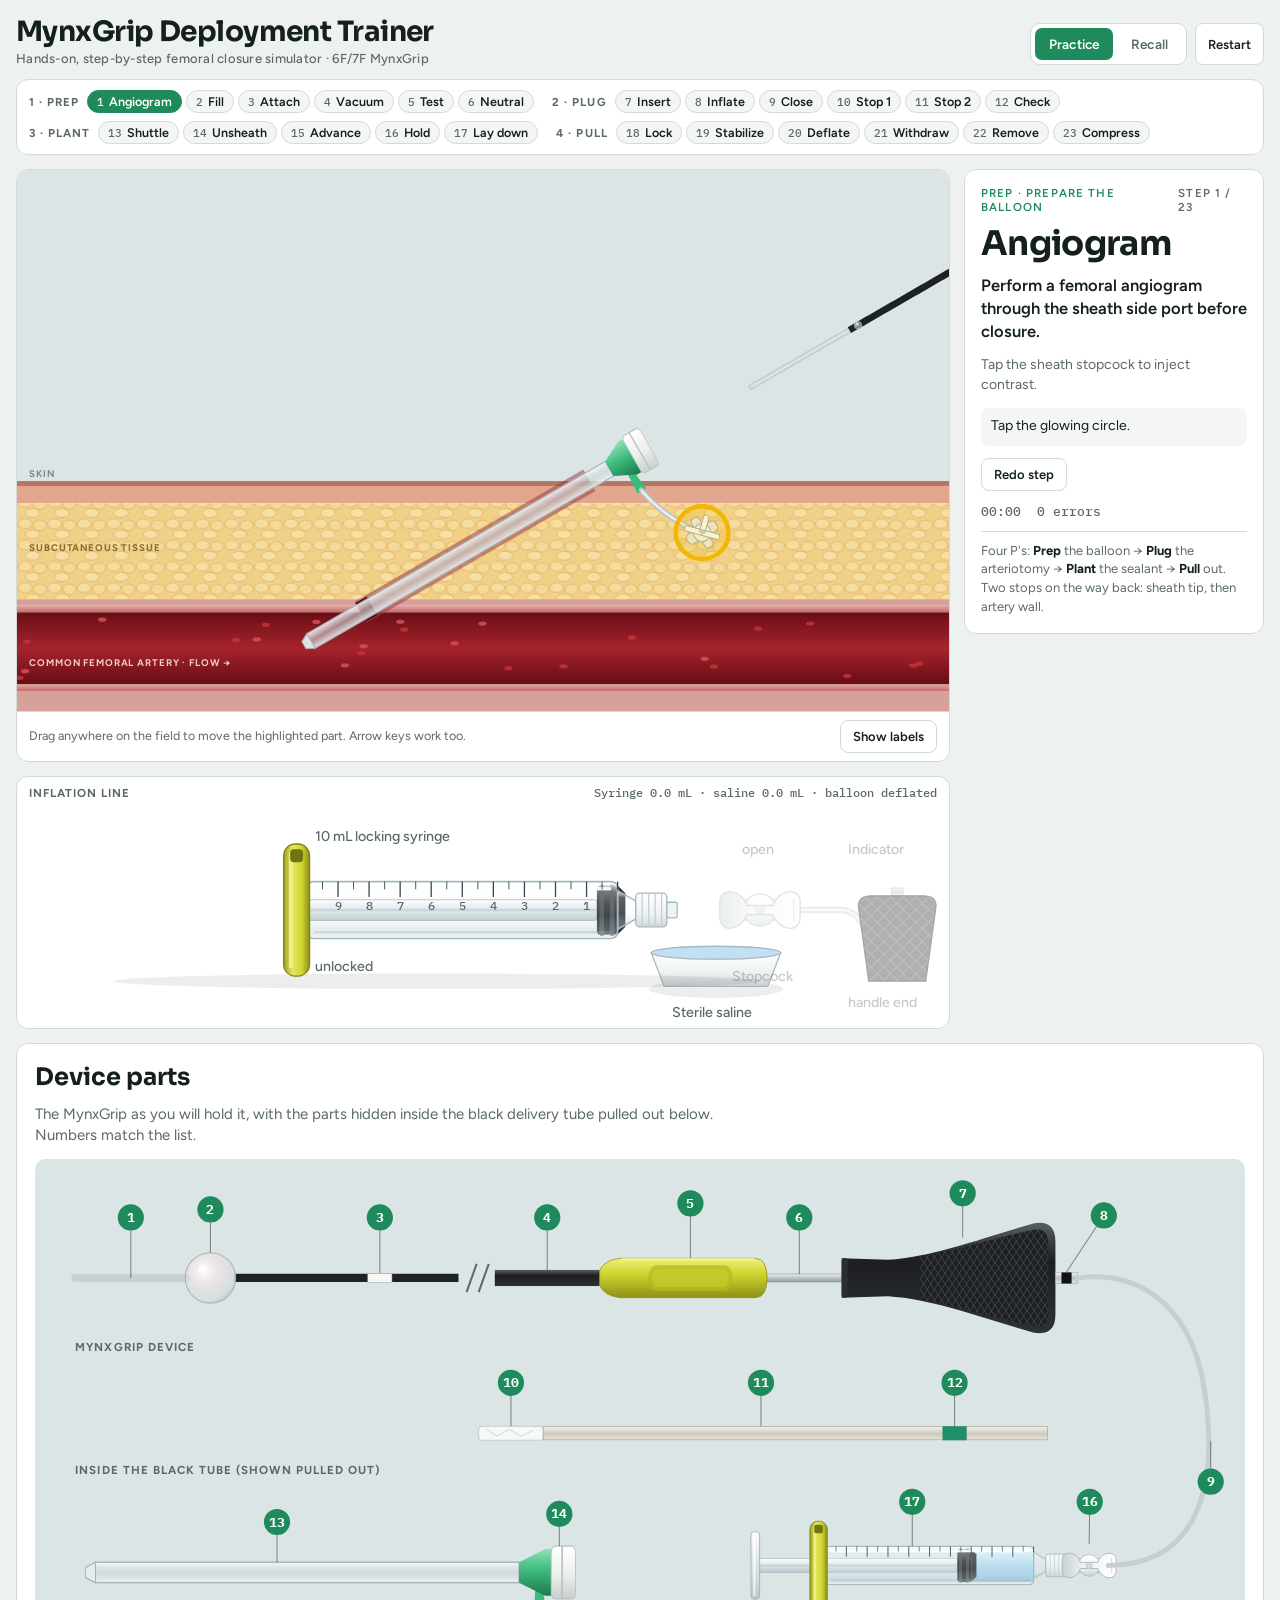
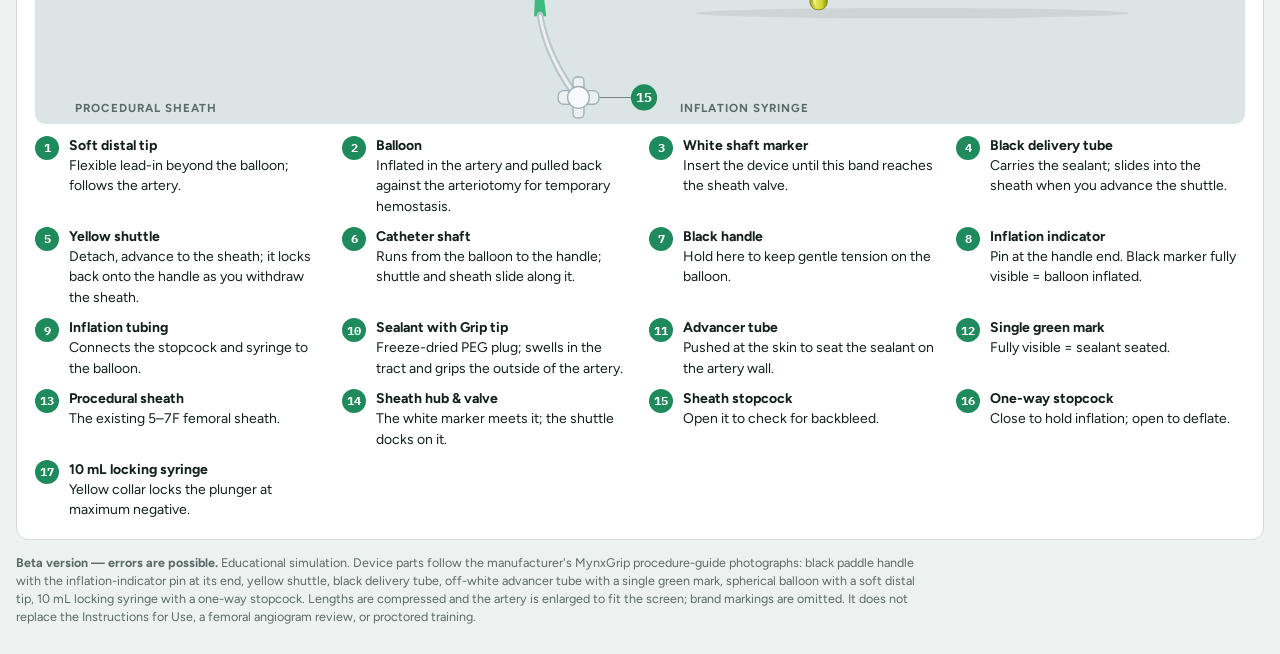
<file: images/uploads/mynxgrip-deployment-trainer.html>
<!doctype html><html><head><meta charset=utf8><meta name=viewport content="width=device-width,initial-scale=1,viewport-fit=cover"><style>:root{color-scheme:light;box-sizing:border-box;padding-top:env(safe-area-inset-top,0px);padding-bottom:env(safe-area-inset-bottom,0px)}html{scroll-padding-top:env(safe-area-inset-top,0px)}body{margin:0;padding:0;font:14px -apple-system,BlinkMacSystemFont,sans-serif;background:#fff;color:#000}img{max-width:100%}[hidden]:not([hidden=until-found i]){display:none!important}</style></head><body>
<title>MynxGrip Deployment Trainer</title>
<meta name="claude:viewport-fit-sides" content="cover">
<link rel="preconnect" href="https://fonts.googleapis.com">
<link rel="preconnect" href="https://fonts.gstatic.com" crossorigin>
<link rel="stylesheet" href="https://fonts.googleapis.com/css2?family=Sora:wght@500;600;700&family=Figtree:wght@400;500;600;700&family=IBM+Plex+Mono:wght@500&display=swap">
<style>
/* Layout: instrument-panel workbench — step rail | sterile-field stage (camera follows the action) + inflation line | coach panel */
:root{
  --bg:#edf1f0; --panel:#ffffff; --ink:#13201d; --muted:#5a6a66; --line:#d2dbd9;
  --accent:#1f8a5b; --accent-soft:#e2f2ea; --accent-ink:#ffffff;
  --warn:#b3541a; --warn-soft:#fbeee4; --hl:#f2b705; --field:#dce5e6; --chip:#f3f6f5;
  --f-display:"Sora","Segoe UI",system-ui,sans-serif;
  --f-body:"Figtree",system-ui,-apple-system,"Segoe UI",sans-serif;
  --f-mono:"IBM Plex Mono",ui-monospace,Menlo,Consolas,monospace;
}
@media (prefers-color-scheme: dark){:root:not([data-theme="light"]){
  --bg:#0e1614; --panel:#15201d; --ink:#e2ebe8; --muted:#93a39f; --line:#2a3835;
  --accent:#3dbd81; --accent-soft:#16352a; --accent-ink:#06140e;
  --warn:#e8935a; --warn-soft:#3a2416; --hl:#f5c537; --field:#1d2a29; --chip:#1c2926; color-scheme:dark}}
:root[data-theme="dark"]{
  --bg:#0e1614; --panel:#15201d; --ink:#e2ebe8; --muted:#93a39f; --line:#2a3835;
  --accent:#3dbd81; --accent-soft:#16352a; --accent-ink:#06140e;
  --warn:#e8935a; --warn-soft:#3a2416; --hl:#f5c537; --field:#1d2a29; --chip:#1c2926; color-scheme:dark}
*{box-sizing:border-box}
[hidden]{display:none!important}
body{background:var(--bg);color:var(--ink);font-family:var(--f-body);font-size:15px;line-height:1.45;
  padding-left:max(16px,env(safe-area-inset-left,0px));padding-right:max(16px,env(safe-area-inset-right,0px));padding-block:18px 28px}
.wrap{max-width:1320px;margin:0 auto;display:flex;flex-direction:column;gap:14px}
header{display:flex;flex-wrap:wrap;align-items:flex-end;justify-content:space-between;gap:12px}
h1{font-family:var(--f-display);font-weight:700;font-size:28px;letter-spacing:-.02em;margin:0;line-height:1;text-wrap:balance}
h1 small{display:block;font-family:var(--f-body);font-weight:500;font-size:13px;color:var(--muted);letter-spacing:.02em;margin-top:6px}
.tabs{display:flex;gap:4px;background:var(--panel);border:1px solid var(--line);border-radius:10px;padding:4px}
.tabs button{font:600 13.5px var(--f-body);letter-spacing:.01em;border:0;background:transparent;color:var(--muted);padding:8px 14px;border-radius:7px;cursor:pointer}
.tabs button[aria-pressed="true"]{background:var(--accent);color:var(--accent-ink)}
.tool{font:600 13px var(--f-body);border:1px solid var(--line);background:var(--panel);color:var(--ink);padding:8px 12px;border-radius:8px;cursor:pointer}
.tool:hover{border-color:var(--accent)}
button:focus-visible{outline:2px solid var(--hl);outline-offset:2px}
.grid{display:grid;grid-template-columns:minmax(0,1fr) 300px;gap:14px;align-items:start}
@media (max-width:860px){.grid{grid-template-columns:minmax(0,1fr)}}
.card{background:var(--panel);border:1px solid var(--line);border-radius:12px}
.rail{padding:10px 12px;display:flex;flex-wrap:wrap;gap:8px 18px;align-items:center}
.rail .ph{display:flex;flex-wrap:wrap;gap:4px;align-items:center}
.rail .ph b{font:700 11.5px var(--f-body);letter-spacing:.09em;text-transform:uppercase;color:var(--muted);margin-right:4px}
.rail button{border:1px solid var(--line);background:var(--chip);color:var(--ink);font:600 12.5px var(--f-body);padding:3px 9px;border-radius:999px;cursor:pointer;display:flex;gap:5px;align-items:baseline}
.rail button:disabled{cursor:default}
.rail button .n{font:500 10.5px var(--f-mono);color:var(--muted)}
.rail button.done{background:var(--accent-soft);border-color:transparent;color:var(--accent)}
.rail button.done .n{color:var(--accent)}
.rail button.cur{background:var(--accent);border-color:var(--accent);color:var(--accent-ink)}
.rail button.cur .n{color:var(--accent-ink)}
.rail .hidden-cue{letter-spacing:.15em;color:var(--muted)}
.parts{padding:18px;display:flex;flex-direction:column;gap:12px}
.parts h2{font:700 24px var(--f-display);margin:0}
.parts>p{margin:0;color:var(--muted);max-width:70ch}
.partsfig{overflow-x:auto;border-radius:10px;background:var(--field)}
.partsfig svg{display:block;width:100%;min-width:760px;height:auto}
.partsfig text{font:700 15px var(--f-display);fill:var(--ink)}
.partsfig .cap{font:700 11.5px var(--f-body);letter-spacing:.09em;text-transform:uppercase;fill:var(--muted)}
.partsfig .num circle{fill:var(--accent)}
.partsfig .num text{font:700 13px var(--f-mono);fill:var(--accent-ink)}
.partsfig .lead{stroke:var(--ink);stroke-width:1;opacity:.5}
.glossary{list-style:none;margin:0;padding:0;display:grid;grid-template-columns:repeat(auto-fill,minmax(250px,1fr));gap:10px 18px}
.glossary li{display:grid;grid-template-columns:26px 1fr;gap:8px;font-size:14px;min-width:0}
.glossary li span{font:700 12px var(--f-mono);background:var(--accent);color:var(--accent-ink);border-radius:999px;width:24px;height:24px;display:grid;place-items:center}
.glossary b{display:block}
.stagecol{display:flex;flex-direction:column;gap:14px;min-width:0}
.stage{position:relative;overflow:hidden;padding:0}
.stage svg{display:block;width:100%;height:auto;aspect-ratio:1060/615;touch-action:none;user-select:none;-webkit-user-select:none}
.stagebar{display:flex;justify-content:space-between;align-items:center;gap:8px;padding:8px 12px;border-top:1px solid var(--line);flex-wrap:wrap}
.stagebar .legend{font-size:12.5px;color:var(--muted);min-width:0;flex:1 1 240px}
.shake{animation:shake .28s linear}
@keyframes shake{0%,100%{transform:translateX(0)}25%{transform:translateX(-3px)}75%{transform:translateX(3px)}}
.hl{animation:glow 1.3s ease-in-out infinite}
@keyframes glow{0%,100%{filter:drop-shadow(0 0 1px var(--hl))}50%{filter:drop-shadow(0 0 6px var(--hl)) drop-shadow(0 0 2px var(--hl))}}
.hot{animation:ring 1.2s ease-out infinite;transform-box:fill-box;transform-origin:center}
@keyframes ring{0%{opacity:.9;transform:scale(.7)}100%{opacity:0;transform:scale(1.6)}}
.ghost{stroke:var(--hl);stroke-dasharray:8 7;fill:none;animation:dash .8s linear infinite}
@keyframes dash{to{stroke-dashoffset:-15}}
@media (prefers-reduced-motion:reduce){.hl,.hot,.ghost,.shake{animation:none}.hl{filter:drop-shadow(0 0 4px var(--hl))}}
.beacon .bHalo{fill:var(--hl);opacity:.2}
.beacon .bRing{fill:none;stroke:var(--hl)}
.beacon .bPulse{fill:none;stroke:var(--hl);animation:beat 1.1s ease-out infinite;transform-box:fill-box;transform-origin:center}
@keyframes beat{0%{transform:scale(.7);opacity:1}100%{transform:scale(1.7);opacity:0}}
@media (prefers-reduced-motion:reduce){.beacon .bPulse{animation:none;opacity:.6}}
.note rect{fill:var(--panel);stroke:var(--hl)}
.note text{font-family:var(--f-body);font-weight:700;fill:var(--ink)}
.note line{stroke:var(--hl)}
.angio{position:absolute;right:14px;top:14px;width:min(42%,340px);border-radius:10px;overflow:hidden;box-shadow:0 6px 24px rgba(0,0,0,.25);cursor:pointer;border:3px solid var(--hl);background:#cfd2d0}
.angio svg{display:block;width:100%;height:auto}
.angio .tag{position:absolute;left:8px;top:6px;font:700 11px var(--f-body);letter-spacing:.08em;text-transform:uppercase;color:#1a1d1c;background:rgba(255,255,255,.75);padding:2px 6px;border-radius:4px}
.angio .ok{position:absolute;left:50%;bottom:10px;transform:translateX(-50%);font:700 14px var(--f-body);color:#fff;background:#1f8a5b;padding:6px 12px;border-radius:999px;white-space:nowrap}
.angio.pulse{animation:apulse 1.1s ease-in-out infinite}
@keyframes apulse{50%{box-shadow:0 0 0 8px rgba(242,183,5,.35),0 6px 24px rgba(0,0,0,.25)}}
.lbl text{font-family:var(--f-body);font-weight:600;fill:var(--ink);paint-order:stroke;stroke:var(--field);stroke-linejoin:round}
.lbl line{stroke:var(--ink);opacity:.55}
.anat{font-family:var(--f-body);font-weight:700;letter-spacing:.09em;text-transform:uppercase}
.bench{padding:0}
.bench .head{display:flex;justify-content:space-between;align-items:baseline;padding:8px 12px 0;gap:8px;flex-wrap:wrap}
.bench .head b{font:700 11.5px var(--f-body);letter-spacing:.09em;text-transform:uppercase;color:var(--muted)}
.bench .head span{font:500 12px var(--f-mono);color:var(--muted)}
.bench svg{display:block;width:100%;height:auto;touch-action:none;user-select:none;-webkit-user-select:none}
.bench text{font:500 11px var(--f-body);fill:var(--muted)}
.bench .num{font:500 9.5px var(--f-mono);fill:var(--muted)}
.coach{padding:16px;display:flex;flex-direction:column;gap:12px;position:sticky;top:max(12px,env(safe-area-inset-top,0px))}
@media (max-width:760px){.coach{position:static}}
.phase{display:flex;justify-content:space-between;gap:8px;font:600 11.5px var(--f-body);letter-spacing:.1em;text-transform:uppercase;color:var(--muted)}
.phase .pp{color:var(--accent)}
.cue{font-family:var(--f-display);font-weight:700;font-size:34px;line-height:1.05;letter-spacing:-.02em;margin:0}
.instr{font-size:16.5px;font-weight:600;line-height:1.4;margin:0}
.how{font-size:14px;color:var(--muted);margin:0}
.msg{font-size:14px;padding:8px 10px;border-radius:8px;background:var(--chip);min-height:38px}
.msg.warn{background:var(--warn-soft);color:var(--warn)}
.msg.ok{background:var(--accent-soft);color:var(--accent);font-weight:600}
.pearl{border-left:3px solid var(--accent);padding:4px 0 4px 10px;font-size:14px}
.pearl b{font:700 11px var(--f-body);letter-spacing:.09em;text-transform:uppercase;color:var(--accent);display:block}
.row{display:flex;gap:8px;flex-wrap:wrap}
.primary{font:600 14px var(--f-body);letter-spacing:.01em;border:0;background:var(--accent);color:var(--accent-ink);padding:10px 16px;border-radius:8px;cursor:pointer}
.primary:disabled{opacity:.4;cursor:default}
.choices{display:grid;gap:6px}
.choices p{margin:0;font-size:14px;font-weight:600}
.choices button{text-align:left;border:1px solid var(--line);background:var(--chip);color:var(--ink);padding:9px 11px;border-radius:8px;font:500 14px var(--f-body);cursor:pointer}
.choices button b{font:700 14px var(--f-body);margin-right:6px}
.choices button.bad{border-color:var(--warn);background:var(--warn-soft);color:var(--warn)}
.stats{display:flex;gap:16px;font:500 12.5px var(--f-mono);color:var(--muted);flex-wrap:wrap}
.holdbtn{font:600 15px var(--f-body);letter-spacing:.01em;border:2px solid var(--accent);background:var(--accent-soft);color:var(--accent);padding:12px;border-radius:10px;cursor:pointer;touch-action:none;user-select:none;-webkit-user-select:none}
.holdbtn.on{background:var(--accent);color:var(--accent-ink)}
.mnemo{font-size:13px;color:var(--muted);border-top:1px solid var(--line);padding-top:10px}
.mnemo b{color:var(--ink)}
.recall{padding:18px;display:flex;flex-direction:column;gap:14px}
.recall h2{font:700 22px var(--f-display);margin:0}
.seq{display:flex;flex-wrap:wrap;gap:6px;min-height:42px;padding:8px;border:1px dashed var(--line);border-radius:10px}
.seq span{font:600 13px var(--f-body);background:var(--accent);color:var(--accent-ink);padding:6px 10px;border-radius:6px}
.pool{display:flex;flex-wrap:wrap;gap:8px}
.pool button{border:1px solid var(--line);background:var(--chip);color:var(--ink);padding:9px 12px;border-radius:8px;font:500 14px var(--f-body);cursor:pointer;text-align:left;max-width:100%}
.pool button.bad{border-color:var(--warn);background:var(--warn-soft)}
footer{font-size:12.5px;color:var(--muted);max-width:900px}
footer a{color:var(--accent)}
</style>

<div class="wrap">
<header>
  <h1>MynxGrip Deployment Trainer<small>Hands-on, step-by-step femoral closure simulator · 6F/7F MynxGrip</small></h1>
  <div class="row">
    <div class="tabs" role="group" aria-label="Mode">
      <button id="mLearn" aria-pressed="true">Practice</button>
      <button id="mPractice" aria-pressed="false">Recall</button>
    </div>
    <button class="tool" id="btnRestart">Restart</button>
  </div>
</header>

<nav class="card rail" id="rail" aria-label="Steps"></nav>

<div class="grid">

  <div class="stagecol" id="stagecol">
    <div class="card stage" id="stageCard">
      <svg id="stage" viewBox="-200 -200 1500 870" preserveAspectRatio="xMidYMid slice" role="img" aria-label="Cut-away view of the groin with the procedural sheath and MynxGrip device">
        <defs>
          <pattern id="fat" width="36" height="26" patternUnits="userSpaceOnUse">
            <rect width="36" height="26" fill="#f1d088"/>
            <ellipse cx="9" cy="7" rx="8.5" ry="6" fill="#f6dc9e" stroke="#ddb466" stroke-width="1"/>
            <ellipse cx="27" cy="9" rx="8" ry="6.5" fill="#f5d996" stroke="#ddb466" stroke-width="1"/>
            <ellipse cx="18" cy="20" rx="9" ry="5.5" fill="#f7dfa4" stroke="#ddb466" stroke-width="1"/>
          </pattern>
          <linearGradient id="lumen" x1="0" y1="0" x2="0" y2="1"><stop offset="0" stop-color="#6a0e16"/><stop offset=".5" stop-color="#a6232c"/><stop offset="1" stop-color="#650d15"/></linearGradient>
          <linearGradient id="wall" x1="0" y1="0" x2="0" y2="1"><stop offset="0" stop-color="#e3a7a2"/><stop offset="1" stop-color="#c46a68"/></linearGradient>
          <linearGradient id="gSheath" x1="0" y1="0" x2="0" y2="1"><stop offset="0" stop-color="#f6f8f8" stop-opacity=".92"/><stop offset=".5" stop-color="#c9d3d6" stop-opacity=".6"/><stop offset="1" stop-color="#eef2f3" stop-opacity=".9"/></linearGradient>
          <linearGradient id="gHub" x1="0" y1="0" x2="0" y2="1"><stop offset="0" stop-color="#8fe0b6"/><stop offset=".45" stop-color="#3dbb7c"/><stop offset="1" stop-color="#1d7a4d"/></linearGradient>
          <linearGradient id="gValve" x1="0" y1="0" x2="0" y2="1"><stop offset="0" stop-color="#ffffff"/><stop offset=".55" stop-color="#ecefec"/><stop offset="1" stop-color="#c9cfcc"/></linearGradient>
          <linearGradient id="gShut" x1="0" y1="0" x2="0" y2="1"><stop offset="0" stop-color="#eef07a"/><stop offset=".4" stop-color="#cfd432"/><stop offset="1" stop-color="#8d9113"/></linearGradient>
          <linearGradient id="gBlack" x1="0" y1="0" x2="0" y2="1"><stop offset="0" stop-color="#5a5f64"/><stop offset=".35" stop-color="#1c1e20"/><stop offset="1" stop-color="#2f3235"/></linearGradient>
          <linearGradient id="gAdv" x1="0" y1="0" x2="0" y2="1"><stop offset="0" stop-color="#f4f1ea"/><stop offset=".55" stop-color="#cfcabf"/><stop offset="1" stop-color="#e8e4dc"/></linearGradient>
          <linearGradient id="gShaft" x1="0" y1="0" x2="0" y2="1"><stop offset="0" stop-color="#e9edef"/><stop offset="1" stop-color="#8f9aa0"/></linearGradient>
          <linearGradient id="gPin" x1="0" y1="0" x2="0" y2="1"><stop offset="0" stop-color="#f4f6f7"/><stop offset=".5" stop-color="#b5bec3"/><stop offset="1" stop-color="#e2e7ea"/></linearGradient>
          <radialGradient id="gBalloon" cx=".38" cy=".35" r=".75"><stop offset="0" stop-color="#ffffff" stop-opacity=".9"/><stop offset=".45" stop-color="#f1dfe0" stop-opacity=".55"/><stop offset=".8" stop-color="#cfd9de" stop-opacity=".55"/><stop offset="1" stop-color="#98a9b1" stop-opacity=".8"/></radialGradient>
          <pattern id="knurl" width="5" height="5" patternUnits="userSpaceOnUse" patternTransform="rotate(45)"><rect width="5" height="5" fill="#1d1f21"/><path d="M0 0H5M0 0V5" stroke="#4a4f54" stroke-width="1"/></pattern>
          <pattern id="knurl2" width="7" height="7" patternUnits="userSpaceOnUse" patternTransform="rotate(45)"><rect width="7" height="7" fill="#1d1f21"/><path d="M0 0H7M0 0V7" stroke="#4a4f54" stroke-width="1.3"/></pattern>
          <clipPath id="clipIn" clipPathUnits="userSpaceOnUse"><path id="clipInP"/></clipPath><clipPath id="clipOut" clipPathUnits="userSpaceOnUse"><path id="clipOutP"/></clipPath><clipPath id="clipBand" clipPathUnits="userSpaceOnUse"><path id="clipBandP"/></clipPath>
          <clipPath id="lumClip"><rect x="-1200" y="505" width="4000" height="88"/></clipPath>
          <marker id="ah" viewBox="0 0 10 10" refX="5" refY="5" markerWidth="4" markerHeight="4" orient="auto-start-reverse"><path d="M0 0L10 5L0 10z" fill="var(--hl)"/></marker>
        </defs>

        <!-- anatomy (world coords; artery inner top wall at y=505) -->
        <rect x="-1200" y="-1600" width="4000" height="1945" style="fill:var(--field)"/>
        <rect x="-1200" y="345" width="4000" height="6" fill="#b47561"/>
        <rect x="-1200" y="351" width="4000" height="21" fill="#e2a68f"/>
        <rect x="-1200" y="372" width="4000" height="117" fill="url(#fat)"/>
        <rect x="-1200" y="489" width="4000" height="8" fill="#d6a19a"/>
        <rect x="-1200" y="497" width="4000" height="8" fill="url(#wall)"/>
        <rect x="-1200" y="505" width="4000" height="88" fill="url(#lumen)"/>
        <rect x="-1200" y="593" width="4000" height="8" fill="url(#wall)"/>
        <rect x="-1200" y="601" width="4000" height="400" fill="#d6a19a"/>
        <g id="cells" clip-path="url(#lumClip)"></g>
        <g id="anatLbl">
          <text class="anat" id="aSkin" fill="#7a8a87">Skin</text>
          <text class="anat" id="aFat" fill="#8a6a2c">Subcutaneous tissue</text>
          <text class="anat" id="aArt" fill="#f3c7c9">Common femoral artery · flow →</text>
        </g>

        <!-- layer A (tract coords): tract, shaft, advancer, sealant -->
        <g id="locA" transform="translate(130 505) rotate(-30)">
          <rect id="tract" x="0" y="-15" width="322" height="30" fill="#9e3f48" opacity=".55"/>
          <rect id="hole" x="0" y="-13" width="16" height="26" fill="#5c0e15"/>
        </g>

        <use id="devIn" href="#devCore" clip-path="url(#clipIn)" style="display:none"/>
        <g id="devFan" style="display:none"></g>
        <g id="devAll"><g id="devCore">
        <!-- catheter + balloon (world coords, follows the vessel once out of the sheath) -->
        <g id="pCath">
          <polyline id="cathTip" fill="none" stroke="#c9d0d3" stroke-width="7.5" stroke-linecap="round" stroke-linejoin="round"/>
          <polyline id="cathTipHi" fill="none" stroke="#ffffff" stroke-opacity=".5" stroke-width="2" stroke-linecap="round"/>
          <polyline id="cathBlk" fill="none" stroke="#1f2225" stroke-width="8.2" stroke-linejoin="round"/>
          <circle id="balloon" r="3" fill="url(#gBalloon)" stroke="#a3b3ba" stroke-width="1"/>
          <circle id="balloonHi" r="2" fill="#fff" opacity=".7"/>
        </g>
        <!-- advancer + sealant ride over the catheter (it runs through their lumen) -->
        <g id="locA2" transform="translate(130 505) rotate(-30)">
          <rect id="shaftG" x="0" y="-4" width="10" height="8" fill="url(#gShaft)" stroke="#7e898e" stroke-width=".5"/>
          <g id="pAdv"><g transform="scale(1 1.5)">
            <rect id="adv" x="0" y="-4.3" width="10" height="8.6" fill="url(#gAdv)" stroke="#a49d8e" stroke-width=".6"/>
            <rect id="gMark" x="0" y="-5.4" width="22" height="10.8" fill="#14b07a"/>
          </g></g>
          <g id="pSeal"><g transform="scale(1 1.5)"><path id="seal" fill="#f7f8f8" fill-opacity=".92" stroke="#c2ccd0" stroke-width=".8"/><path id="sealFacets" fill="none" stroke="#d5dde0" stroke-width=".7"/></g></g>
        </g>

        <!-- layer B (tract coords): marker, black tube, sheath, shuttle, handle -->
        <g id="locB" transform="translate(130 505) rotate(-30)">
          <rect id="wMark" x="0" y="-4.4" width="24" height="8.8" fill="#f7f7f5" stroke="#9aa2a6" stroke-width=".5"/>
          <g id="pTube"><g transform="scale(1 1.5)"><rect id="btube" x="0" y="-5.4" width="10" height="10.8" fill="url(#gBlack)"/><path d="M-3 -4 Q-5 0 -3 4 L1 5.4 L1 -5.4Z" fill="#2a2d30"/></g></g>
          <g id="pSheath">
            <g id="artSheath" transform="scale(1 1.45)">
            <rect x="0" y="-7" width="420" height="14" fill="url(#gSheath)" stroke="#a6b4ba" stroke-width="1"/>
            <path d="M0 -7 L-10 -3.4 L-10 3.4 L0 7Z" fill="#e6ecee" stroke="#a6b4ba" stroke-width="1" opacity=".95"/>
            <path d="M436 12 L444 12 L447 30 L435 30Z" fill="#3dbb7c"/>
            <path d="M441 30 C446 50 458 66 472 80" stroke="#b9c6cc" stroke-width="6.5" fill="none" stroke-linecap="round"/>
            <path d="M441 30 C446 50 458 66 472 80" stroke="#f3f6f7" stroke-width="2.6" fill="none" stroke-linecap="round" opacity=".9"/>
            <path d="M420 -7 L446 -16 L452 -16 L452 16 L446 16 L420 7Z" fill="url(#gHub)"/>
            <rect x="452" y="-18" width="24" height="36" rx="4" fill="url(#gValve)" stroke="#bfc6c3" stroke-width="1"/>
            <rect x="462" y="-18" width="1.6" height="36" fill="#b9c0bd"/>
            </g>
            <g id="shStop" transform="translate(479 124)" style="cursor:pointer">
              <circle id="shHot" r="26" fill="none" stroke="var(--hl)" stroke-width="3" opacity="0"/>
              <g id="artStop3" transform="scale(1.35)"><rect x="-15" y="-5" width="30" height="10" rx="4" fill="#eef3f4" fill-opacity=".85" stroke="#9fb0b7" stroke-width="1"/>
              <rect x="-4" y="-15" width="8" height="30" rx="3" fill="#eef3f4" fill-opacity=".85" stroke="#9fb0b7" stroke-width="1"/>
              <circle r="8" fill="#f7f9fa" stroke="#9fb0b7" stroke-width="1"/></g>
              <g id="shLever"><path transform="scale(1.35)" d="M-2.5 0 L-2.5 -15 Q0 -18 2.5 -15 L2.5 0 Z M-15 -2.5 L0 -2.5 L0 2.5 L-15 2.5 Q-18 0 -15 -2.5Z M15 -2.5 L0 -2.5 L0 2.5 L15 2.5 Q18 0 15 -2.5Z" fill="#ffffff" stroke="#9aa9b0" stroke-width=".8"/></g>
              <circle r="2.6" fill="#c6d0d4"/>
              <circle r="24" fill="transparent"/>
            </g>
          </g>
          <g id="pShuttle"><g id="artShuttle" transform="scale(1 1.5)">
            <path d="M-14 -5 Q-9 -12 6 -13 L140 -13 Q152 -13 152 0 Q152 13 140 13 L6 13 Q-9 12 -14 5Z" fill="url(#gShut)" stroke="#8b8f14" stroke-width=".6"/>
            <rect x="34" y="-8.5" width="84" height="17" rx="8.5" fill="#b6bb20" opacity=".75"/>
            <rect x="38" y="-6" width="76" height="12" rx="6" fill="#c9ce2c" opacity=".7"/>
            <path d="M8 -12.5 L140 -12.5" stroke="#fbfdc8" stroke-width="1.5" opacity=".6"/>
          </g></g>
          <g id="pHandle"><g transform="scale(1 1.5)"><g id="artHandle">
            <path d="M0 -13 L46 -12 C92 -14 142 -27 190 -36 Q212 -39 212 -24 L212 24 Q212 39 190 36 C142 27 92 14 46 12 L0 13Z" fill="url(#gBlack)"/>
            <path d="M78 -14 C118 -19 160 -28 192 -32 Q205 -33 205 -22 L205 22 Q205 33 192 32 C160 28 118 19 78 14Z" fill="url(#knurl)"/>
            <rect x="0" y="-13" width="6" height="26" rx="2" fill="#2b2e31"/></g>
            <g id="pin"><rect id="pinBody" x="212" y="-3.6" width="6" height="7.2" fill="url(#gPin)" stroke="#8d989d" stroke-width=".5"/><rect id="pinBand" x="212" y="-3.7" width="0" height="7.4" fill="#111"/></g>
          </g></g>
        </g>
        <path id="infTube" fill="none" stroke="#c4cfd4" stroke-width="4.2" stroke-linecap="round"/>
        <path id="infTube2" fill="none" stroke="#f7fafb" stroke-width="1.4" stroke-linecap="round" opacity=".9"/>
        </g></g>

        <!-- gloved fingers & dressing -->
        <g id="finger1" style="cursor:pointer">
          <circle id="f1Hot" cx="318" cy="330" r="22" fill="none" stroke="var(--hl)" stroke-width="3" opacity="0"/>
          <g id="f1Shape" opacity="0"><rect x="302" y="268" width="30" height="80" rx="15" fill="#efe9dc" stroke="#c9c0ad"/><rect x="308" y="324" width="18" height="16" rx="7" fill="#f7f3ea" stroke="#d6cdbb" stroke-width=".8"/></g>
          <circle cx="318" cy="330" r="28" fill="transparent"/>
        </g>
        <g id="finger2" style="cursor:pointer">
          <circle id="f2Hot" cx="404" cy="334" r="22" fill="none" stroke="var(--hl)" stroke-width="3" opacity="0"/>
          <g id="f2Shape" opacity="0"><rect x="389" y="270" width="30" height="78" rx="15" fill="#efe9dc" stroke="#c9c0ad"/><rect x="395" y="324" width="18" height="16" rx="7" fill="#f7f3ea" stroke="#d6cdbb" stroke-width=".8"/></g>
          <rect id="dressing" x="372" y="333" width="66" height="14" rx="3" fill="#ffffff" stroke="#c9d2d6" opacity="0"/>
          <circle cx="404" cy="334" r="28" fill="transparent"/>
        </g>
        <g id="notes"></g>
        <g id="ghostG"></g>
        <g id="beacon" class="beacon" opacity="0" style="pointer-events:none"><circle class="bHalo"/><circle class="bRing"/><circle class="bPulse"/></g>
        <g id="labels" class="lbl"></g>
      </svg>
      <div class="stagebar">
        <span class="legend" id="legend">Drag anywhere on the field to move the highlighted part. Arrow keys work too.</span>
        <button class="tool" id="btnLabels" aria-pressed="false">Show labels</button>
      </div>
    </div>

    <div class="card bench" id="benchCard">
      <div class="head"><b>Inflation line</b><span id="benchRead">Syringe 0.0 mL · balloon deflated</span></div>
      <svg id="bench" viewBox="-70 0 720 176" role="img" aria-label="10 mL locking syringe, one-way stopcock and the inflation indicator on the handle">
        <defs>
          <linearGradient id="gBarrel" x1="0" y1="0" x2="0" y2="1"><stop offset="0" stop-color="#ffffff" stop-opacity=".95"/><stop offset=".18" stop-color="#ffffff" stop-opacity=".25"/><stop offset=".6" stop-color="#e3edf1" stop-opacity=".18"/><stop offset=".9" stop-color="#b9cbd2" stop-opacity=".45"/><stop offset="1" stop-color="#ffffff" stop-opacity=".7"/></linearGradient>
          <linearGradient id="gFluid" x1="0" y1="0" x2="0" y2="1"><stop offset="0" stop-color="#d9f0fb"/><stop offset=".5" stop-color="#a9d7f0"/><stop offset="1" stop-color="#8cc4e4"/></linearGradient>
          <linearGradient id="gRod" x1="0" y1="0" x2="0" y2="1"><stop offset="0" stop-color="#ffffff" stop-opacity=".95"/><stop offset=".5" stop-color="#dbe5e9" stop-opacity=".9"/><stop offset="1" stop-color="#b8c7cd" stop-opacity=".95"/></linearGradient>
          <linearGradient id="gRubber" x1="0" y1="0" x2="0" y2="1"><stop offset="0" stop-color="#5b6166"/><stop offset=".35" stop-color="#25292c"/><stop offset="1" stop-color="#121416"/></linearGradient>
          <linearGradient id="gWhite" x1="0" y1="0" x2="0" y2="1"><stop offset="0" stop-color="#ffffff"/><stop offset=".6" stop-color="#eef1f1"/><stop offset="1" stop-color="#c8d0d2"/></linearGradient>
          <linearGradient id="gCollar" x1="0" y1="0" x2="1" y2="0"><stop offset="0" stop-color="#9ea322"/><stop offset=".35" stop-color="#e3e75a"/><stop offset=".7" stop-color="#cfd432"/><stop offset="1" stop-color="#8d9113"/></linearGradient>
        </defs>
        <g id="bowl"><ellipse cx="470" cy="146" rx="52" ry="7" fill="#000" opacity=".07"/><path d="M420 118 h100 l-10 26 h-80z" fill="url(#gWhite)" stroke="#a9b6bb"/><ellipse cx="470" cy="118" rx="50" ry="5" fill="#bfe1f3" stroke="#a9b6bb"/><text x="436" y="168">Sterile saline</text></g>
        <g id="downstream">
          <path d="M526 85 C548 85 556 85 566 85 C590 85 586 122 606 128" fill="none" stroke="#c4cfd4" stroke-width="5"/>
          <path d="M526 85 C548 85 556 85 566 85 C590 85 586 122 606 128" fill="none" stroke="#f7fafb" stroke-width="1.6"/>
          <g id="icStop" transform="translate(504 85)" style="cursor:pointer">
            <circle id="icHot" r="26" fill="none" stroke="var(--hl)" stroke-width="3" opacity="0"/>
            <rect x="-22" y="-8" width="44" height="16" rx="4" fill="url(#gWhite)" stroke="#b2bcc0" stroke-width="1"/>
            <rect x="16" y="-6" width="8" height="12" rx="2" fill="url(#gWhite)" stroke="#b2bcc0" stroke-width="1"/>
            <circle r="12.5" fill="url(#gWhite)" stroke="#b2bcc0" stroke-width="1"/>
            <g id="icLever"><path d="M-3.5 0 L-3.5 -10 C-16 -14 -18 -30 -7 -31 L7 -31 C18 -30 16 -14 3.5 -10 L3.5 0Z M-3.5 0 L-3.5 10 C-16 14 -18 30 -7 31 L7 31 C18 30 16 14 3.5 10 L3.5 0Z" fill="url(#gWhite)" stroke="#a7b2b6" stroke-width="1"/><path d="M-9 -26 h18 M-9 26 h18" stroke="#d3dadc" stroke-width="1.2"/></g>
            <circle r="3.6" fill="#d5dcdf" stroke="#b2bcc0" stroke-width=".6"/>
            <circle r="34" fill="transparent"/>
          </g>
          <text x="482" y="140">Stopcock</text>
          <text id="stopTxt" x="490" y="42">open</text>
          <g transform="translate(570 0)">
            <g id="benchPin"><rect id="bPinBody" x="35.5" y="56" width="9" height="20" fill="url(#gPin)" stroke="#8d989d" stroke-width=".6"/><rect id="bPinBand" x="35.4" y="60" width="9.2" height="0" fill="#111"/></g>
            <path d="M10 82 Q10 74 20 74 L60 74 Q70 74 70 82 L62 140 L18 140Z" fill="url(#knurl2)" stroke="#000" stroke-width="1"/>
            <text x="2" y="42">Indicator</text>
            <text x="2" y="160">handle end</text>
          </g>
        </g>
        <g id="syr" style="cursor:grab">
          <rect x="-70" y="20" width="580" height="140" fill="transparent"/>
          <ellipse cx="300" cy="140" rx="250" ry="6" fill="#000" opacity=".07"/>
          <g id="plunger">
            <g id="rodG">
              <rect id="rod" x="0" y="77" width="230" height="16" rx="2" fill="url(#gRod)" stroke="#a9b9bf" stroke-width=".8"/>
              <rect id="rodRib" x="0" y="84" width="230" height="2" fill="#c3d0d5"/>
            </g>
            <g id="thumbG"><rect x="0" y="46" width="10" height="78" rx="4" fill="url(#gRod)" stroke="#9fb0b7" stroke-width="1"/><rect x="3" y="50" width="2" height="70" rx="1" fill="#ffffff" opacity=".8"/></g>
          </g>
          <rect id="vac" x="200" y="66" width="0" height="38" fill="#f7fbfc" opacity=".5"/>
          <rect id="liq" x="440" y="66" width="0" height="38" fill="url(#gFluid)" opacity=".85"/>
          <g id="vacBub"></g>
          <g id="seal2"><path d="M0 66 L6 72 L6 98 L0 104Z" fill="#2a2e31"/><rect x="-16" y="66" width="16" height="38" rx="3" fill="url(#gRubber)"/><rect x="-14" y="65" width="3.5" height="40" rx="1.5" fill="#3e4448"/><rect x="-6" y="65" width="3.5" height="40" rx="1.5" fill="#3e4448"/></g>
          <rect x="200" y="63" width="240" height="44" rx="5" fill="url(#gBarrel)" stroke="#a5b8c0" stroke-width="1.3"/>
          <path d="M206 68.5 H434" stroke="#ffffff" stroke-width="2.4" stroke-linecap="round" opacity=".9"/>
          <path d="M206 102 H434" stroke="#9fb4bc" stroke-width="1" opacity=".55"/>
          <g id="grads"></g>
          <path d="M440 70 L454 78 L454 92 L440 100Z" fill="url(#gBarrel)" stroke="#a5b8c0" stroke-width="1.1"/>
          <rect x="454" y="72" width="24" height="26" rx="3" fill="url(#gWhite)" fill-opacity=".85" stroke="#a5b8c0" stroke-width="1"/>
          <path d="M459 72 v26 M464 72 v26 M469 72 v26 M474 72 v26" stroke="#c4d0d4" stroke-width="1"/>
          <rect x="478" y="79" width="8" height="12" rx="1.5" fill="#eef4f6" stroke="#a5b8c0" stroke-width="1"/>
          <g id="collarG">
            <rect x="182" y="34" width="20" height="102" rx="9" fill="url(#gCollar)" stroke="#7f8411" stroke-width="1"/>
            <rect x="186" y="40" width="3" height="90" rx="1.5" fill="#f6f8a8" opacity=".7"/>
            <rect id="collarNotch" x="187" y="38" width="10" height="10" rx="3" fill="#71750e"/>
          </g>
          <text id="lockTxt" x="206" y="132">unlocked</text>
          <text x="206" y="32">10 mL locking syringe</text>
        </g>
      <g id="beaconB" class="beacon" opacity="0" style="pointer-events:none"><circle class="bHalo"/><circle class="bRing"/><circle class="bPulse"/></g>
      </svg>
    </div>
  </div>

  <aside class="card coach" id="coach" aria-live="polite">
    <div class="phase"><span id="phaseLbl" class="pp">Prep</span><span id="stepNum">Step 1 / 21</span></div>
    <h2 class="cue" id="cue">Fill</h2>
    <p class="instr" id="instr"></p>
    <p class="how" id="how"></p>
    <div class="choices" id="choices" hidden></div>
    <button class="holdbtn" id="holdBtn" hidden>Press &amp; hold · 0 s</button>
    <div class="msg" id="msg"></div>
    <div class="pearl" id="pearl" hidden><b id="pearlLbl">Pearl</b><span id="pearlTxt"></span></div>
    <div class="row">
      <button class="primary" id="btnNext" hidden>Next step →</button>
      <button class="tool" id="btnHint" hidden>Hint</button>
      <button class="tool" id="btnRedo">Redo step</button>
    </div>
    <div class="stats"><span id="sTime">00:00</span><span id="sErr">0 errors</span><span id="sBest"></span></div>
    <div class="mnemo">Four P's: <b>Prep</b> the balloon → <b>Plug</b> the arteriotomy → <b>Plant</b> the sealant → <b>Pull</b> out. Two stops on the way back: sheath tip, then artery wall.</div>
  </aside>
</div>

<section class="card recall" id="recall" hidden>
  <div class="phase"><span id="rPhase" class="pp">Prep</span><span id="rStat">0 errors</span></div>
  <h2 id="rTitle">Tap the steps in order</h2>
  <div class="seq" id="seq"></div>
  <div class="pool" id="pool"></div>
  <div class="row"><button class="tool" id="rAgain">Shuffle again</button></div>
</section>

<section class="card parts" id="parts">
  <h2>Device parts</h2>
  <p>The MynxGrip as you will hold it, with the parts hidden inside the black delivery tube pulled out below. Numbers match the list.</p>
  <div class="partsfig">
    <svg id="partsSvg" viewBox="0 0 1200 560" role="img" aria-label="Labelled diagram of the MynxGrip device, procedural sheath and locking syringe"></svg>
  </div>
  <ol class="glossary" id="glossary"></ol>
</section>

<footer><b>Beta version — errors are possible.</b> Educational simulation. Device parts follow the manufacturer's MynxGrip procedure-guide photographs: black paddle handle with the inflation-indicator pin at its end, yellow shuttle, black delivery tube, off-white advancer tube with a single green mark, spherical balloon with a soft distal tip, 10 mL locking syringe with a one-way stopcock. Lengths are compressed and the artery is enlarged to fit the screen; brand markings are omitted. It does not replace the Instructions for Use, a femoral angiogram review, or proctored training.</footer>
</div>

<script>
(()=>{
const $=id=>document.getElementById(id);
const NS='http://www.w3.org/2000/svg';
const C30=Math.cos(Math.PI/6),S30=Math.sin(Math.PI/6),AX=130,AY=505;
const toG=(u,v=0)=>({x:AX+u*C30+v*S30,y:AY-u*S30+v*C30});
/* device geometry in px along the tract (u). u=0 inner artery wall, 16 outer wall, 320 skin */
const VT=476;               // sheath tip -> top of white valve
const M0=532,MW=24;         // white shaft marker on the black catheter, from balloon centre
const B0=578;               // black delivery tube tip, from balloon centre
const LB=456;               // black delivery tube length (tip -> shuttle)
const SL=150;               // yellow shuttle length
const H0=B0+LB+SL;          // handle distal face, from balloon centre
const REC=50,SLEN=60;       // sealant recess inside the tube, sealant length
const ADVL=520,GMW=22;
const CO=32;                // balloon centre -> sheath tip at first resistance
const BAL0=700,BAL_IN=-150,BAL_SEAT=-44;
const GM=(BAL_SEAT+B0+LB-VT)-(16+SLEN)-GMW-2; // green mark fully clears the sheath/black tube exactly when the sealant is seated
const ADV0=BAL_SEAT+CO+VT-LB+REC+SLEN; // advancer base after unsheathing
const PXMM=.25,MLPX=24,SX0=440;
const PREP=[-220,2000],ALL=[-260,1500],NEAR=[-260,600];
const FULL=()=>[-260,st.H+300],HAND=()=>({air:[st.H-560,st.H+400]}),WHOLE_AIR=()=>({air:[st.bal-190,st.H+300]});
const clamp=(v,a,b)=>Math.max(a,Math.min(b,v));
const reduce=matchMedia('(prefers-reduced-motion: reduce)').matches;
let advT=null,st,idx=0,mode='learn',errors=0,t0=null,tEnd=null,stepOK=false,chosen=true,showLabels=false,holding=false,anim=null,dragging=null;
const AR=1060/615;
let cam={x:-260,y:-160,w:1500,h:1500/AR},camT={...cam};

function fresh(){return{p:0,f:0,b:0,attached:false,devStop:'open',sheathStop:'closed',locked:false,
  bal:BAL0,sheathTip:-70,S:0,H:0,bt:0,adv:0,seal:0,detached:false,advFree:false,shuttleLocked:false,sealFree:false,cathOut:false,
  hydr:0,hold:0,laid:0,laying:false,layAng:0,comp:0,angio:false,finger1:false,finger2:false,dressing:false,bub:0};}
function sync(){
  st.H=st.bal+H0;
  if(!st.detached||st.shuttleLocked) st.S=st.bal+B0+LB;
  if(st.shuttleLocked) st.sheathTip=st.S-VT;
  st.bt=st.S-LB;
  if(!st.advFree){st.seal=st.bt+REC;st.adv=st.seal+SLEN;}
  else if(!st.sealFree){st.seal=st.adv-SLEN;}
}
const PH=['Prep','Plug','Plant','Pull'];
const PHSUB=['Prepare the balloon','Temporary hemostasis','Place the sealant','Remove the device'];

const inflate={kind:'syr',part:'syr',
  range:()=>[st.f-1.15,Math.max(st.p,st.f)],get:()=>st.p,
  set:v=>{st.p=v;st.b=clamp(st.f-v,0,1.15);},
  live:()=>st.b>=.98?(st.b>1.06?'At the marker. Stop pushing.':'Black marker fully visible. Release.'):`Inflating · black marker ${Math.round(st.b*100)}% visible`,
  release:()=>st.b>=.98?{ok:1}:{msg:'Not there yet. Push until the black marker on the indicator is fully visible.'}};

const steps=[
 {cue:'Angiogram',ph:0,t:'Perform a femoral angiogram through the sheath side port before closure.',
  how:'Tap the sheath stopcock to inject contrast.',
  pearl:'Common femoral artery entry over the femoral head, below the inferior epigastric artery and above the bifurcation; single anterior-wall puncture. Site suitable for MynxGrip.',
  cam:[-260,760],kind:'click',target:'shStop',part:'shStop',auto:()=>{st.angio=true;}},
 {cue:'Fill',ph:0,t:'Fill the locking syringe with 2–3 mL of sterile saline.',
  how:'Pull the plunger back. It draws 2.5 mL for you.',
  pearl:'Saline only, 2–3 mL. Lift the device out of the tray by the yellow shuttle.',
  cam:HAND,kind:'syr',part:'syr',range:()=>[0,4],get:()=>st.p,set:v=>{st.p=st.f=v;},
  live:()=>`${st.p.toFixed(1)} mL drawn`,
  release:()=>st.p>=.15?{ok:1}:{msg:'Pull the plunger back to draw saline.'},
  settle:()=>({p:2.5,f:2.5}),
  auto:()=>{st.f=2.5;st.p=2.5;}},
 {cue:'Attach',ph:0,t:'Attach the syringe to the stopcock on the inflation line.',
  how:'Tap the syringe to lock it onto the stopcock.',
  pearl:'Check the luer connection and tighten it if needed.',
  cam:HAND,kind:'click',target:'syr',part:'syr',auto:()=>{st.attached=true;}},
 {cue:'Vacuum',ph:0,t:'Draw vacuum to pull air out of the balloon.',
  how:'Drag the plunger well back (left), then let go. It returns to neutral.',
  pearl:'Vacuum purges air from the balloon and tubing, so inflation is predictable.',
  cam:HAND,kind:'syr',part:'syr',range:()=>[st.f,10],get:()=>st.p,set:v=>{st.p=v;st.bub=v-st.f;},
  live:()=>st.p>=st.f+2?'Good vacuum. Release.':'Pull further back.',
  release:()=>st.p>=st.f+2?{ok:1}:{msg:'Pull the plunger further back to draw vacuum.'},
  auto:()=>{st.p=st.f;st.bub=0;}},
 {cue:'Test',ph:0,t:'Test-inflate until the black marker on the inflation indicator is fully visible.',
  how:'Push the plunger right. Watch the pin at the end of the black handle and the balloon.',
  pearl:'The indicator pin rises out of the handle as the balloon fills; the black band fully showing is the endpoint every time. Check the balloon holds pressure.',
  cam:WHOLE_AIR,...inflate,auto:()=>{st.b=1;st.p=st.f-1;}},
 {cue:'Neutral',ph:0,t:'Deflate and leave the syringe at neutral. Do not remove the sealant sleeve.',
  how:'Pull the plunger back. It settles at neutral by itself.',
  pearl:'Neutral, not locked vacuum. Leave the sealant sleeve on the device.',
  cam:WHOLE_AIR,kind:'syr',part:'syr',range:()=>[st.f-1.15,st.f+.6],get:()=>st.p,set:v=>{st.p=v;st.b=clamp(st.f-v,0,1.15);},
  live:()=>'Deflating…',
  release:v0=>st.p>v0+.05?{ok:1}:{msg:'Pull the plunger back to deflate.'},
  settle:()=>({p:st.f,b:0}),
  auto:()=>{st.p=st.f;st.b=0;}},

 {cue:'Insert',ph:1,t:'Insert the device into the procedural sheath up to the white shaft marker.',
  how:'Drag down-left. Stop when the white band on the black catheter meets the white sheath valve.',
  pearl:'Check the femoral angiogram first: common femoral, single anterior-wall puncture, 5–7F sheath. Marker at the valve means the balloon is out of the sheath and in the artery.',
  cam:()=>[-260,980],kind:'drag',part:'pCath',range:()=>[BAL_IN-20,BAL0],get:()=>st.bal,set:v=>{st.bal=v;},
  arrow:()=>({u:st.sheathTip+VT+90,dir:-1}),
  live:()=>{const d=(st.bal+M0+MW-(st.sheathTip+VT))*PXMM;return Math.abs(d)<=2.5?'White marker at the valve. Release.':d>0?`White marker ${d.toFixed(0)} mm above the valve`:`Too deep by ${(-d).toFixed(0)} mm`;},
  release:()=>{const d=st.bal+M0+MW-(st.sheathTip+VT);return Math.abs(d)<=10?{ok:1}:{msg:d>0?'Keep going to the white shaft marker.':'Too deep. Pull back so the white marker sits at the valve.'};},
  auto:()=>{st.bal=BAL_IN;}},
 {cue:'Inflate',ph:1,t:'Inflate the balloon until the black marker is fully visible.',
  how:'Push the plunger right, same endpoint as the test.',
  pearl:'Same endpoint as the bench test. Do not push past the marker.',
  cam:FULL,...inflate,auto:()=>{st.b=1;st.p=st.f-1;}},
 {cue:'Close',ph:1,t:'Close the stopcock.',
  how:'Tap the white stopcock lever to turn it off.',
  pearl:'Closing the stopcock holds the balloon inflated so you can let go of the syringe.',
  cam:FULL,kind:'click',target:'icStop',part:'icStop',auto:()=>{st.devStop='closed';}},
 {cue:'Stop 1',ph:1,t:'Grasp the black handle and withdraw to the first resistance: balloon at the sheath tip.',
  how:'Drag up-right until it stops.',
  pearl:'First stop is soft. The balloon has met the distal tip of the sheath.',
  cam:FULL,kind:'drag',part:'pHandle',range:()=>[BAL_IN-20,st.sheathTip-CO],get:()=>st.bal,set:v=>{st.bal=v;},stopAt:'max',
  arrow:()=>({u:st.H+110,dir:1}),
  live:()=>st.bal>=st.sheathTip-CO-2?'Resistance. Balloon is at the sheath tip.':'Withdrawing…',
  release:()=>st.bal>=st.sheathTip-CO-2?{ok:1}:{msg:'Keep withdrawing gently to the first resistance.'},
  auto:()=>{st.bal=st.sheathTip-CO;}},
 {cue:'Stop 2',ph:1,t:'Continue to the second resistance: balloon against the arteriotomy.',
  how:'Keep pulling up-right. The sheath comes back with the balloon.',
  pearl:'Second stop: balloon seated on the inside of the arteriotomy. Keep steady tension on the black handle from here on.',
  cam:FULL,kind:'drag',part:'pHandle',range:()=>[-70-CO,BAL_SEAT],get:()=>st.bal,set:v=>{st.bal=v;st.sheathTip=v+CO;},stopAt:'max',
  arrow:()=>({u:st.H+110,dir:1}),
  live:()=>st.bal>=BAL_SEAT-2?'Resistance. Balloon is against the artery wall.':'Sheath and balloon coming back together…',
  release:()=>st.bal>=BAL_SEAT-2?{ok:1}:{msg:'Continue to the second point of resistance.'},
  auto:()=>{st.bal=BAL_SEAT;st.sheathTip=BAL_SEAT+CO;}},
 {cue:'Check',ph:1,t:'Holding tension on the handle, open the stopcock on the procedural sheath.',
  how:'Tap the stopcock on the sheath side port.',
  pearl:'No backbleed from the side port confirms the balloon is sealing the arteriotomy: temporary hemostasis.',
  cam:[-120,640],kind:'click',target:'shStop',part:'shStop',auto:()=>{st.sheathStop='open';}},

 {cue:'Shuttle',ph:2,t:'With the stopcock open, detach the shuttle and advance it until resistance is felt.',
  how:'Drag the yellow shuttle down-left until it docks against the sheath valve.',
  pearl:'The black delivery tube carries the sealant down the sheath to just above the arteriotomy.',
  cam:FULL,kind:'drag',part:'pShuttle',range:()=>[st.sheathTip+VT,st.bal+B0+LB],get:()=>st.S,set:v=>{st.detached=true;st.S=v;},stopAt:'min',
  arrow:()=>({u:st.S+75,dir:-1}),
  live:()=>st.S<=st.sheathTip+VT+2?'Resistance. Shuttle is docked on the sheath.':'Advancing the shuttle…',
  release:()=>st.S<=st.sheathTip+VT+2?{ok:1}:{msg:'Advance until you feel resistance at the sheath.'},
  auto:()=>{st.detached=true;st.S=st.sheathTip+VT;}},
 {cue:'Unsheath',ph:2,t:'Lighten your hold on the black handle, grasp the sheath and withdraw it until the shuttle locks onto the black handle.',
  how:'Drag the sheath hub up-right until it clicks into the handle.',
  pearl:'Sheath and shuttle come back together along the shaft. This unsheaths the sealant in the tissue tract while the balloon still marks the arteriotomy.',
  cam:FULL,kind:'drag',part:'pSheath',range:()=>[BAL_SEAT+CO,st.bal+B0+LB-VT],get:()=>st.sheathTip,set:v=>{st.advFree=true;st.sheathTip=v;st.S=v+VT;},stopAt:'max',
  arrow:()=>({u:st.sheathTip+450,dir:1}),
  live:()=>st.S>=st.bal+B0+LB-2?'Click. Shuttle locked onto the black handle.':st.sheathTip>322?'Sheath tip out of the skin…':'Withdrawing the sheath…',
  release:()=>st.S>=st.bal+B0+LB-2?{ok:1}:{msg:'Keep withdrawing until the shuttle locks onto the handle.'},
  auto:()=>{st.advFree=true;st.shuttleLocked=true;}},
 {cue:'Advance',ph:2,t:'Keep tension on the handle and advance the advancer tube at the skin until the single green mark is fully visible.',
  how:'Drag the off-white advancer tube down-left, gently.',
  pearl:'The inflated balloon backs up the sealant so it stays outside the artery. Green mark fully out of the black tube means the sealant is seated.',
  cam:[-70,600],kind:'drag',part:'pAdv',range:()=>[16+SLEN,ADV0],get:()=>st.adv,set:v=>{st.adv=v;},stopAt:'min',
  arrow:()=>({u:300,dir:-1}),
  live:()=>{const g=clamp((visEnd()-(st.adv+GM))/GMW,0,1);return g>=.99?'Green mark fully visible. Release.':`Green mark ${Math.round(g*100)}% visible`;},
  release:()=>st.adv<=16+SLEN+2?{ok:1}:{msg:'Advance until the green mark is fully visible.'},
  auto:()=>{st.adv=16+SLEN;}},
 {cue:'Hold',ph:2,t:'Hold for up to 30 seconds.',
  how:'Press and hold the button, or press on the picture (time runs 5× fast).',
  pearl:'The PEG sealant swells as it takes up blood and tissue fluid, and the Grip tip softens onto the outside of the artery wall.',
  cam:[-90,560],kind:'hold',part:'pSeal',auto:()=>{st.hold=30;st.hydr=.75;}},
 {cue:'Lay down',ph:2,t:'Lay the device down for 1 minute.',
  how:'Tap the black handle to lay it down. The minute runs 10× fast.',
  pearl:'Laying the device down (up to 90 s per the guide) lets the sealant finish hydrating while the balloon still marks the arteriotomy.',
  cam:()=>({box:[-120,120,1560,612]}),kind:'click',target:'handle',part:'pHandle',auto:()=>{st.laid=60;st.hydr=1;st.sealFree=true;}},

 {cue:'Lock',ph:3,t:'Lock the syringe at the maximum negative position.',
  how:'Drag the plunger all the way back. It locks at 10 mL.',
  pearl:'The stopcock is still closed, so the vacuum waits behind it, ready to deflate fast.',
  cam:FULL,kind:'syr',part:'syr',range:()=>[st.f-st.b,10],get:()=>st.p,set:v=>{st.p=v;},
  live:()=>st.p>=9.7?'Locked at maximum negative.':'Pulling back…',
  release:()=>st.p>=9.7?{ok:1}:{msg:'Pull all the way back to lock.'},
  auto:()=>{st.p=10;st.locked=true;}},
 {cue:'Stabilize',ph:3,t:'Light fingertip compression proximal to the site; lightly grasp the advancer tube at the skin and realign it with the tract.',
  how:'Tap the glowing spot just cranial (left) of the puncture.',
  pearl:'Proximal pressure steadies the artery; realigning the advancer keeps the catheter path straight.',
  cam:[-90,420],kind:'click',target:'finger1',part:'finger1',auto:()=>{st.finger1=true;}},
 {cue:'Deflate',ph:3,t:'Open the stopcock to deflate. Wait until air bubbles and fluid stop moving in the tubing.',
  how:'Tap the stopcock, then watch the bubbles and the indicator pin settle.',
  pearl:'Do not pull while the line is still moving. A partly inflated balloon can drag the sealant.',
  cam:FULL,kind:'click',target:'icStop',part:'icStop',auto:()=>{st.devStop='open';st.b=0;st.bub=0;}},
 {cue:'Withdraw',ph:3,t:'Withdraw the catheter through the advancer tube lumen.',
  how:'Drag the black handle up-right until the catheter is out.',
  pearl:'Unusual resistance? Pull the advancer tube and catheter out together through the tract.',
  cam:[-140,1000],kind:'drag',part:'pHandle',range:()=>[BAL_SEAT,700],get:()=>st.bal,set:v=>{st.bal=v;},
  arrow:()=>({u:Math.min(st.H+110,1500),dir:1}),
  live:()=>st.bal>=520?'Catheter out. Release.':'Withdrawing the catheter…',
  release:()=>st.bal>=520?{ok:1}:{msg:'Keep withdrawing until the catheter is out.'},
  settle:()=>({bal:3400}),
  auto:()=>{st.bal=3400;st.cathOut=true;}},
 {cue:'Remove',ph:3,t:'Remove the advancer tube from the tissue tract.',
  how:'Drag the advancer tube up-right and out.',
  pearl:'The sealant stays behind on the outside of the artery and resorbs over weeks.',
  cam:[-90,900],kind:'drag',part:'pAdv',range:()=>[16+SLEN,980],get:()=>st.adv,set:v=>{st.adv=v;},
  arrow:()=>({u:Math.min(st.adv+260,700),dir:1}),
  live:()=>st.adv>=380?'Advancer out.':'Removing…',
  release:()=>st.adv>=380?{ok:1}:{msg:'Pull the advancer tube fully out.'},
  auto:()=>{st.adv=Math.max(st.adv,980);}},
 {cue:'Compress',ph:3,t:'Fingertip compression for up to 60 seconds; assess hemostasis, then apply a sterile dressing.',
  how:'Tap the glowing spot over the puncture site.',
  pearl:'Reapply compression if needed until hemostasis is secure, then dress the site.',
  cam:[-90,420],kind:'click',target:'finger2',part:'finger2',auto:()=>{st.finger2=true;st.dressing=true;}},
];

/* ---------- static builds ---------- */
const grads=$('grads');
for(let h=0;h<=20;h++){const m=h/2,x=SX0-m*MLPX;const l=document.createElementNS(NS,'line');
  l.setAttribute('x1',x);l.setAttribute('x2',x);l.setAttribute('y1',63);l.setAttribute('y2',h%2?69:75);l.setAttribute('stroke','#38474d');l.setAttribute('stroke-width',h%2?.7:1);grads.appendChild(l);
  if(h%2===0&&m>0&&m<10){const t=document.createElementNS(NS,'text');t.setAttribute('x',x);t.setAttribute('y',85);t.setAttribute('text-anchor','middle');t.setAttribute('class','num');t.textContent=m;grads.appendChild(t);}}
const cells=[];const cg=$('cells');
for(let i=0;i<60;i++){const e=document.createElementNS(NS,'ellipse');const c={x:-600+Math.random()*2400,y:512+Math.random()*74,v:40+Math.random()*50,el:e};
  e.setAttribute('rx',5);e.setAttribute('ry',2.6);e.setAttribute('fill',i%3?'#c8343e':'#d9545d');e.setAttribute('opacity',.8);cg.appendChild(e);cells.push(c);}
const bubs=[];
for(let i=0;i<5;i++){const c=document.createElementNS(NS,'circle');c.setAttribute('r',2);c.setAttribute('fill','#fff');c.setAttribute('stroke','#7f939c');c.setAttribute('stroke-width',.6);$('downstream').appendChild(c);bubs.push(c);}
const JIT=[...Array(13)].map((_,i)=>[Math.sin(i*2.7)*.9,Math.cos(i*1.9)*.9]);

/* ---------- catheter centre-line: straight in the tract, curves along the artery once free ---------- */
function centre(bal){
  const xe=Math.min(st.sheathTip,0);
  const v0=[-C30,S30],v1=[-1,0];
  const pts=[];const E=toG(xe,0);let x=E.x,y=E.y;pts.push([x,y]);
  const need=Math.max(0,xe-(bal-170));
  for(let d=3;d<=need+3;d+=3){const k=Math.min(d/95,1);let dx=v0[0]*(1-k)+v1[0]*k,dy=v0[1]*(1-k)+v1[1]*k;const n=Math.hypot(dx,dy);dx/=n;dy/=n;x+=dx*3;y+=dy*3;if(y>568)y=568;pts.push([x,y]);}
  return u=>{if(u>=xe){const g=toG(u,0);return [g.x,g.y];}const i=Math.min(pts.length-1,Math.round((xe-u)/3));return pts[i];};
}
function polyl(f,u0,u1,step=3){if(u1<u0)return '';const a=[];for(let u=u0;u<u1;u+=step){const p=f(u);a.push(p[0].toFixed(1)+','+p[1].toFixed(1));}const p=f(u1);a.push(p[0].toFixed(1)+','+p[1].toFixed(1));return a.join(' ');}

/* ---------- lay-down: external part pivots at the skin onto the skin surface ---------- */
const PIV=toG(320,0);
(function(){const d=[C30,-S30],n=[S30,C30],L=4000;const pt=(a,b)=>`${PIV.x+d[0]*a+n[0]*b} ${PIV.y+d[1]*a+n[1]*b}`;
  $('clipOutP').setAttribute('d',`M${pt(0,-L)} L${pt(L,-L)} L${pt(L,L)} L${pt(0,L)}Z`);
  $('clipInP').setAttribute('d',`M${pt(0,-L)} L${pt(-L,-L)} L${pt(-L,L)} L${pt(0,L)}Z`);
  $('clipBandP').setAttribute('d',`M${pt(0,-80)} L${pt(9,-80)} L${pt(9,80)} L${pt(0,80)}Z`);
  const F=$('devFan');for(let i=1;i<=7;i++){const u=document.createElementNS(NS,'use');u.setAttribute('href','#devCore');u.setAttribute('clip-path','url(#clipBand)');F.appendChild(u);}})();
function rotPt(p,a){const r=a*Math.PI/180,c=Math.cos(r),s=Math.sin(r);const x=p.x-PIV.x,y=p.y-PIV.y;return {x:PIV.x+x*c-y*s,y:PIV.y+x*s+y*c};}
function layTransform(){const D=$('devAll'),U=$('devIn');
  const F=$('devFan');
  if(st.layAng>0.01){D.setAttribute('transform',`rotate(${st.layAng} ${PIV.x} ${PIV.y})`);D.setAttribute('clip-path','url(#clipOut)');U.style.display='';F.style.display='';
    [...F.children].forEach((u,i)=>u.setAttribute('transform',`rotate(${st.layAng*(i+1)/8} ${PIV.x} ${PIV.y})`));}
  else{D.removeAttribute('transform');D.removeAttribute('clip-path');U.style.display='none';F.style.display='none';}}
/* ---------- render ---------- */
const tr=(id,x)=>$(id).setAttribute('transform',`translate(${x} 0)`);
const op=(id,o)=>$(id).setAttribute('opacity',o);
const sa=(id,k,v)=>$(id).setAttribute(k,v);
function render(){
  sync();
  const b=Math.min(st.b,1.15);
  const f=centre(st.bal);
  sa('cathTip','points',polyl(f,st.bal-150,st.bal-12));sa('cathTipHi','points',polyl(f,st.bal-150,st.bal-12));
  sa('cathBlk','points',polyl(f,st.bal-12,st.bt+2,6));
  const c=f(st.bal);const r=4.5+19.5*b;sa('balloon','cx',c[0]);sa('balloon','cy',c[1]);sa('balloon','r',r);
  sa('balloonHi','cx',c[0]-r*.35);sa('balloonHi','cy',c[1]-r*.4);sa('balloonHi','r',Math.max(.8,r*.18));
  tr('wMark',st.bal+M0);
  sa('shaftG','x',st.bt);sa('shaftG','width',Math.max(0,st.H-st.bt));
  tr('pTube',st.bt);sa('btube','width',Math.max(0,st.S-st.bt-10));
  tr('pSheath',st.sheathTip);tr('pShuttle',st.S);tr('pHandle',st.H);
  const e=5+17*Math.min(b,1.1);sa('pinBody','width',e);sa('pinBand','x',212+Math.max(0,e-17));sa('pinBand','width',clamp(e-5,0,10));
  const advEnd=!st.cathOut?Math.min(st.adv+ADVL,st.bt):st.adv+ADVL;
  tr('pAdv',st.adv);sa('adv','width',Math.max(0,advEnd-st.adv));
  sa('gMark','x',GM);sa('gMark','width',clamp(advEnd-(st.adv+GM),0,GMW));
  op('pAdv',st.adv>=900?0:1);
  const h=st.hydr;const pts=[];
  for(let i=0;i<=12;i++){const x=i*SLEN/12;pts.push([x,-(4.2+h*(13-7*x/SLEN)+JIT[i][0]*1.6*h)]);}
  for(let i=12;i>=0;i--){const x=i*SLEN/12;pts.push([x,4.2+h*(13-7*x/SLEN)+JIT[i][1]*1.6*h]);}
  sa('seal','d','M'+pts.map(p=>p[0].toFixed(1)+' '+p[1].toFixed(1)).join(' L')+'Z');
  sa('sealFacets','d',h>.2?`M8 ${-6*h} L20 ${4*h} L34 ${-5*h} L48 ${3*h} M14 ${8*h} L28 ${-2*h} L40 ${7*h}`:'M0 0');
  tr('pSeal',st.seal);
  op('hole',st.hydr>.6&&st.cathOut?.25:1);
  op('tract',st.dressing?.3:.55);
  const t1=toG(st.H+200,-46);const d=`M${t1.x.toFixed(1)} ${t1.y.toFixed(1)} c40 -50 120 -10 150 140 s20 280 110 500`;
  sa('infTube','d',d);sa('infTube2','d',d);
  sa('shLever','transform',`rotate(${st.sheathStop==='open'?0:45})`);
  sa('icLever','transform',`rotate(${st.devStop==='open'?90:0})`);
  $('stopTxt').textContent=st.devStop==='open'?'open':'off';
  op('f1Shape',0);op('f2Shape',0);op('dressing',st.dressing?1:0);notes();
  sa('syr','transform',`translate(${st.attached?0:-46} 0)`);
  op('bowl',st.attached?0:1);op('downstream',st.attached?1:.35);
  const sx=SX0-st.p*MLPX;sa('seal2','transform',`translate(${sx} 0)`);sa('rodG','transform',`translate(${sx-246} 0)`);sa('thumbG','transform',`translate(${sx-254} 0)`);
  const L=Math.max(0,st.f-st.b);const lx=SX0-L*MLPX;sa('liq','x',lx);sa('liq','width',L*MLPX);
  sa('vac','x',sx+6);sa('vac','width',Math.max(0,lx-sx-6));
  const vb=$('vacBub');vb.innerHTML='';if(lx-sx>30){for(let i=0;i<4;i++){const c=document.createElementNS(NS,'circle');c.setAttribute('cx',sx+16+((i*37)%(lx-sx-24)));c.setAttribute('cy',72+((i*13)%26));c.setAttribute('r',1.6+(i%2));c.setAttribute('fill','none');c.setAttribute('stroke','#9fb4bc');c.setAttribute('stroke-width',.7);vb.appendChild(c);}}
  sa('collarNotch','y',st.locked?80:38);
  $('lockTxt').textContent=st.locked?'locked · max negative':'unlocked';
  const be=6+16*Math.min(b,1.1);sa('bPinBody','y',74-be);sa('bPinBody','height',be);sa('bPinBand','y',74-be+4);sa('bPinBand','height',clamp(be-6,0,10));
  $('benchRead').textContent=`Syringe ${st.p.toFixed(1)} mL · saline ${st.f.toFixed(1)} mL · balloon ${b<.05?'deflated':b>=.98?'inflated':'partly inflated'}`;
  bubs.forEach((c,i)=>{c.setAttribute('opacity',st.bub>0?1:0);const s=((i*24+st.bub*40)%70);c.setAttribute('cx',604-s*1.1);c.setAttribute('cy',s<34?128-s*1.2:85);});
  layTransform();highlight();labels();ghost();beacon();
}
function highlight(){
  ['pCath','pHandle','pShuttle','pSheath','pAdv','pSeal','syr','plunger','icStop','shStop'].forEach(id=>$(id).classList.remove('hl'));
  ['icHot','shHot','f1Hot','f2Hot'].forEach(id=>{$(id).classList.remove('hot');op(id,0);});
  if(stepOK||!chosen||mode==='recall'||tEnd)return;
  const s=steps[idx];
  if(s.part==='finger1'||s.part==='finger2'||s.part==='angio')return;
  if(s.part==='syr'&&s.kind==='syr')$('plunger').classList.add('hl');else $(s.part).classList.add('hl');
}
function ghost(){
  const gg=$('ghostG');gg.innerHTML='';const s=steps[idx];
  if(stepOK||!chosen||s.kind!=='drag'||mode==='recall'||dragging||tEnd)return;
  const k=cam.w/1060;const a=s.arrow();const p1=toG(a.u,-58*k),p2=toG(a.u+a.dir*110*k,-58*k);
  const l=document.createElementNS(NS,'line');l.setAttribute('x1',p1.x);l.setAttribute('y1',p1.y);l.setAttribute('x2',p2.x);l.setAttribute('y2',p2.y);
  l.setAttribute('class','ghost');l.setAttribute('stroke-width',4*k);l.setAttribute('marker-end','url(#ah)');gg.appendChild(l);
}
const LBL=[
  ['Balloon',()=>{const c=centre(st.bal)(st.bal);return [c[0],c[1]-4-15*Math.min(st.b,1)];},()=>!st.cathOut&&st.bal<330,'up',true],
  ['Soft distal tip',()=>{const c=centre(st.bal)(st.bal-130);return [c[0],c[1]+3];},()=>!st.cathOut&&st.bal<0,'down',true],
  ['Procedural sheath',()=>st.sheathTip+170,()=>st.sheathTip<300,'down'],
  ['Sheath hub & valve',()=>st.sheathTip+460,()=>!st.advFree,'up'],
  ['Sheath stopcock',()=>{const g=toG(st.sheathTip+478,86);return [g.x,g.y+12];},()=>!st.advFree,'down',true],
  ['White shaft marker',()=>st.bal+M0+12,()=>!st.detached,'down'],
  ['Black delivery tube',()=>Math.max(st.bt+70,st.sheathTip+VT+50),()=>!st.cathOut&&(st.S-Math.max(st.bt,st.sheathTip+VT))>140,'up'],
  ['Sealant',()=>st.seal+30,()=>st.advFree||st.sealFree,'up'],
  ['Advancer tube',()=>st.adv+150,()=>st.advFree&&st.adv<700,'down'],
  ['Green mark',()=>st.adv+GM+11,()=>(visEnd()-(st.adv+GM))>3,'down'],
  ['Yellow shuttle',()=>st.S+75,()=>!st.cathOut,'up'],
  ['Black handle',()=>st.H+120,()=>true,'down'],
  ['Inflation indicator',()=>st.H+222,()=>true,'up'],
];
function labels(){
  const lg=$('labels');lg.innerHTML='';if(!showLabels)return;
  const k=cam.w/1060;lg.style.fontSize=(12.5*k)+'px';
  LBL.forEach(([t,fx,fs,side,world])=>{if(!fs())return;let a,p;
    if(world){const w=fx();a={x:w[0],y:w[1]};p={x:w[0],y:w[1]+(side==='up'?-34:34)*k};}
    else{const u=fx();a=toG(u,side==='up'?-20:20);p=toG(u,(side==='up'?-30:30)-(side==='up'?36:-36)*k);}
    if(p.x<cam.x+30*k||p.x>cam.x+cam.w-20*k||p.y<cam.y+14*k||p.y>cam.y+cam.h-6*k)return;
    const l=document.createElementNS(NS,'line');l.setAttribute('x1',a.x);l.setAttribute('y1',a.y);l.setAttribute('x2',p.x);l.setAttribute('y2',p.y);l.setAttribute('stroke-width',k);lg.appendChild(l);
    const tx=document.createElementNS(NS,'text');tx.setAttribute('x',p.x);tx.setAttribute('y',p.y+(side==='up'?-4*k:12*k));
    tx.setAttribute('text-anchor',p.x>cam.x+cam.w-110*k?'end':p.x<cam.x+90*k?'start':'middle');tx.setAttribute('stroke-width',4*k);tx.textContent=t;lg.appendChild(tx);});
}

function visEnd(){return st.cathOut?st.adv+ADVL:Math.min(st.bt,st.sheathTip);}
/* glowing beacon: where to act next */
function spot(){
  const s=steps[idx],c=s.cue;const thumb=()=>({w:'b',x:SX0-st.p*MLPX-249+(st.attached?0:-46),y:85});
  const W=(u,v=0)=>{const g=toG(u,v);return {w:'s',x:g.x,y:g.y};};
  switch(c){
    case 'Attach':return {w:'b',x:290-46,y:85};
    case 'Close':case 'Deflate':return {w:'b',x:504,y:85};
    case 'Insert':return W(Math.max(st.sheathTip+VT+80,st.bal-90));
    case 'Stop 1':case 'Stop 2':case 'Withdraw':case 'Lay down':return W(st.H+110);
    case 'Angiogram':case 'Check':{const g=toG(st.sheathTip+479,124);return {w:'s',x:g.x,y:g.y};}
    case 'Shuttle':return W(st.S+75);
    case 'Unsheath':return W(st.sheathTip+464);
    case 'Advance':return W(380);
    case 'Hold':return W(st.seal+30);
    case 'Stabilize':return {w:'s',x:318,y:342};
    case 'Remove':return W(Math.min(st.adv+300,600));
    case 'Compress':return {w:'s',x:404,y:342};
    default:return s.kind==='syr'?thumb():null;
  }
}
function beacon(){
  const B=$('beacon');let BB=$('beaconB');
  const show=canAct()&&!dragging&&!holding&&!anim;const p=show?spot():null;
  B.setAttribute('opacity',p&&p.w==='s'?1:0);BB.setAttribute('opacity',p&&p.w==='b'?1:0);
  if(!p)return;
  const k=cam.w/1060;const r=p.w==='s'?30*k:24;const g=p.w==='s'?B:BB;
  g.querySelectorAll('circle').forEach(c=>{c.setAttribute('cx',p.x);c.setAttribute('cy',p.y);c.setAttribute('r',r);});
  g.querySelector('.bRing').setAttribute('stroke-width',p.w==='s'?4*k:4);g.querySelector('.bPulse').setAttribute('stroke-width',p.w==='s'?5*k:5);
}
/* written cues instead of fingers */
function notes(){
  const g=$('notes');g.innerHTML='';const k=cam.w/1060;
  const note=(x,y,t)=>{const fs=15*k,w=(t.length*7.6+26)*k,h=30*k;const top=y-h-34*k;
    const gg=document.createElementNS(NS,'g');gg.setAttribute('class','note');
    gg.innerHTML=`<line x1="${x}" y1="${top+h}" x2="${x}" y2="${y-3*k}" stroke-width="${2.5*k}"/><rect x="${x-w/2}" y="${top}" width="${w}" height="${h}" rx="${h/2}" stroke-width="${2*k}"/><text x="${x}" y="${top+h/2+fs*.35}" text-anchor="middle" font-size="${fs}">${t}</text>`;g.appendChild(gg);};
  if(st.finger1&&!st.cathOut)note(318,345,'Fingertip compression (proximal)');
  if(st.finger2&&!st.dressing)note(404,345,`Fingertip compression · ${st.comp||0} s`);
  if(st.dressing)note(404,333,'Sterile dressing');
  if(st.angio&&steps[idx].cue==='Angiogram'){const g3=toG(st.sheathTip+479,124);note(g3.x+60,g3.y-90,'Femoral angiogram: site suitable ✓');}
  if(st.laying&&st.layAng>20&&st.laid<60){const g2=rotPt(toG(st.H+60,0),st.layAng);note(g2.x,g2.y-34,`On the skin · ${Math.floor(st.laid)} / 60 s`);}
}
/* ---------- camera ---------- */
function camFor(c){
  if(typeof c==='function')c=c();
  if(c.box){let [x0,y0,x1,y1]=c.box,w=x1-x0,h=y1-y0;if(w/h<AR){const nw=h*AR;x0-=(nw-w)/2;w=nw;}else{const nh=w/AR;y0-=(nh-h);h=nh;}if(y0+h>625)y0=625-h;return {x:x0,y:y0,w,h};}
  const air=!Array.isArray(c);const [u0,u1]=air?c.air:c;
  const pts=[toG(u0,-70),toG(u0,70),toG(u1,-70),toG(u1,70)];
  if(!air){pts.push({x:toG(u0).x,y:610});if(u0<0)pts.push({x:toG(u0).x-170,y:560});}
  let x0=Math.min(...pts.map(p=>p.x)),x1=Math.max(...pts.map(p=>p.x)),y0=Math.min(...pts.map(p=>p.y)),y1=Math.max(...pts.map(p=>p.y));
  x0-=16;x1+=16;y0-=20;y1+=8;let w=x1-x0,h=y1-y0;
  if(w/h<AR){const nw=h*AR;x0-=(nw-w)/2;w=nw;}else{const nh=w/AR;y0-=(nh-h)/(air?2:1);h=nh;}
  if(y0+h>625)y0=625-h;
  return {x:x0,y:y0,w,h};
}
function setCam(r,instant){camT=camFor(r);if(instant||reduce){cam={...camT};applyCam();}}
function applyCam(){const k=cam.w/1060;sa('stage','viewBox',`${cam.x.toFixed(1)} ${cam.y.toFixed(1)} ${cam.w.toFixed(1)} ${cam.h.toFixed(1)}`);
  [['aSkin',340],['aFat',430],['aArt',570]].forEach(([id,y])=>{const t=$(id);t.setAttribute('x',cam.x+14*k);t.setAttribute('y',y);t.style.fontSize=(11*k)+'px';});}

/* ---------- step flow ---------- */
function setMsg(t,cls=''){const m=$('msg');m.textContent=t;m.className='msg'+(cls?' '+cls:'');}
function startStep(){
  stepOK=false;tEnd=null;const s=steps[idx];
  $('phaseLbl').textContent=`${PH[s.ph]} · ${PHSUB[s.ph]}`;$('stepNum').textContent=`Step ${idx+1} / ${steps.length}`;
  $('holdBtn').hidden=true;$('holdBtn').textContent='Press & hold · 0 s';
  if(mode==='practice'){
    chosen=false;$('cue').textContent='What next?';$('instr').textContent='';$('how').textContent='';$('btnHint').hidden=false;
    buildChoices();setMsg('Choose the next step.');
  }else{
    chosen=true;$('choices').hidden=true;$('btnHint').hidden=true;
    $('cue').textContent=s.cue;$('instr').textContent=s.t;$('how').textContent=s.how;setMsg(s.kind==='click'?'Tap the glowing circle.':s.kind==='hold'?'Press and hold.':'Drag from the glowing circle.');
    if(s.kind==='hold')$('holdBtn').hidden=false;
  }
  $('legend').textContent=s.kind==='syr'||s.part==='icStop'||s.part==='syr'?'Use the inflation line below for this step. The indicator pin on the handle moves with the balloon.':'Drag anywhere on the field to move the highlighted part. Arrow keys work too.';
  sync();setCam(s.cam||ALL,false);rail();render();
}
function buildChoices(){
  const c=$('choices');c.innerHTML='';c.hidden=false;
  const pool=steps.map((_,i)=>i).filter(i=>i!==idx&&Math.abs(i-idx)<=5);
  pool.sort(()=>Math.random()-.5);
  const opts=[idx,...pool.slice(0,3)].sort(()=>Math.random()-.5);
  const p=document.createElement('p');p.textContent='Which step comes next?';c.appendChild(p);
  opts.forEach(i=>{const b=document.createElement('button');b.innerHTML=`<b>${steps[i].cue}</b>${steps[i].t}`;
    b.onclick=()=>{if(chosen)return;if(!t0)t0=Date.now();
      if(i===idx){chosen=true;c.hidden=true;const s=steps[idx];$('cue').textContent=s.cue;$('instr').textContent=s.t;$('how').textContent='';
        setMsg('Correct. Now perform it.','ok');if(s.kind==='hold')$('holdBtn').hidden=false;render();}
      else{errors++;b.classList.add('bad');b.disabled=true;setMsg(i<idx?`"${steps[i].cue}" is already behind you.`:`Not yet. "${steps[i].cue}" comes later.`,'warn');stats();}};
    c.appendChild(b);});
}
function succeed(){
  if(stepOK)return;stepOK=true;const s=steps[idx];s.auto&&s.auto();render();
  setMsg('✓ '+s.cue+' done','ok');$('pearlLbl').textContent='Pearl · '+s.cue;$('pearlTxt').textContent=s.pearl;$('pearl').hidden=false;$('holdBtn').hidden=true;
  rail();clearTimeout(advT);const at=idx;advT=setTimeout(()=>{if(stepOK&&idx===at)next();},1300);
}
function fail(m){if(mode==='practice'){errors++;stats();}setMsg(m,'warn');}
function next(){if(!stepOK)return;if(idx===steps.length-1){finish();return;}idx++;startStep();}
function finish(){
  tEnd=Date.now();const secs=t0?Math.round((tEnd-t0)/1000):0;let best='';
  if(mode==='practice'){let rec=null;try{rec=JSON.parse(localStorage.getItem('mynx-best')||'null');}catch(e){}
    if(!rec||errors<rec.e||(errors===rec.e&&secs<rec.s)){rec={e:errors,s:secs};try{localStorage.setItem('mynx-best',JSON.stringify(rec));}catch(e){}best='New personal best.';}}
  $('cue').textContent=errors===0&&mode==='practice'?'Mastered':'Closed';
  $('instr').textContent=mode==='practice'?`Run complete in ${fmt(secs)} with ${errors} error${errors===1?'':'s'}. ${best}`:'Site closed and dressed. Switch to Recall to run it from memory.';
  $('how').textContent='';$('pearl').hidden=true;$('btnNext').disabled=true;
  setMsg(mode==='practice'?(errors===0?'Perfect sequence from memory.':'Run it again to bring errors to zero.'):`All ${steps.length} steps complete.`,'ok');
  stats();render();
}
const fmt=s=>`${String(Math.floor(s/60)).padStart(2,'0')}:${String(s%60).padStart(2,'0')}`;
function stats(){$('sErr').textContent=`${errors} error${errors===1?'':'s'}`;
  let rec=null;try{rec=JSON.parse(localStorage.getItem('mynx-best')||'null');}catch(e){}
  $('sBest').textContent=rec?`best ${rec.e}e · ${fmt(rec.s)}`:'';}
setInterval(()=>{if(mode==='practice'&&t0&&!tEnd)$('sTime').textContent=fmt(Math.round((Date.now()-t0)/1000));},500);
function rail(){
  const r=$('rail');r.innerHTML='';
  PH.forEach((p,pi)=>{const g=document.createElement('div');g.className='ph';g.innerHTML=`<b>${pi+1} · ${p}</b>`;
    steps.forEach((s,i)=>{if(s.ph!==pi)return;
      const done=i<idx||(i===idx&&stepOK);const b=document.createElement('button');b.className=done?'done':i===idx?'cur':'';
      const hide=mode==='practice'&&!done;
      b.innerHTML=`<span class="n">${i+1}</span><span class="${hide?'hidden-cue':''}">${hide?'···':s.cue}</span>`;
      if(mode==='learn'){b.title='Jump to this step';b.onclick=()=>jump(i);}else b.disabled=true;
      g.appendChild(b);});
    r.appendChild(g);});
}
function jump(i){cancelAnim();$('pearl').hidden=true;st=fresh();for(let k=0;k<i;k++){sync();steps[k].auto&&steps[k].auto();sync();}idx=i;startStep();}
function restart(){cancelAnim();$('pearl').hidden=true;st=fresh();idx=0;errors=0;t0=null;tEnd=null;$('sTime').textContent='00:00';stats();if(mode==='recall')startRecall();else startStep();}
function cancelAnim(){if(anim){cancelAnimationFrame(anim);anim=null;}holding=false;clearTimeout(advT);if(st){st.layAng=0;st.laying=false;}}

/* ---------- interactions ---------- */
function svgPt(svg,e){const p=svg.createSVGPoint();p.x=e.clientX;p.y=e.clientY;return p.matrixTransform(svg.getScreenCTM().inverse());}
function canAct(){return chosen&&!stepOK&&mode!=='recall'&&!tEnd;}
function beginDrag(svg,e,kind){
  const s=steps[idx];if(!canAct()||s.kind!==kind)return false;
  if(mode==='practice'&&!t0)t0=Date.now();
  const p=svgPt(svg,e);dragging={svg,x:p.x,y:p.y,v:s.get(),hit:false};svg.setPointerCapture(e.pointerId);
  if(kind==='syr')$('syr').style.cursor='grabbing';ghost();return true;
}
function moveDrag(e){
  if(!dragging)return;const s=steps[idx];const p=svgPt(dragging.svg,e);
  const d=s.kind==='syr'?-(p.x-dragging.x)/MLPX:((p.x-dragging.x)*C30-(p.y-dragging.y)*S30);
  const [mn,mx]=s.range();const raw=dragging.v+d;const v=clamp(raw,mn,mx);s.set(v);
  const over=(s.stopAt==='max'&&raw>mx+4)||(s.stopAt==='min'&&raw<mn-4);
  if(over&&!dragging.hit){dragging.hit=true;bump();}if(!over)dragging.hit=false;
  setMsg(s.live());render();
}
function endDrag(){if(!dragging)return;const s=steps[idx];const dragging0=dragging.v;dragging=null;$('syr').style.cursor='grab';
  const r=s.release(dragging0);if(r.ok){if(s.settle)settle(s.settle(),succeed);else succeed();}else fail(r.msg);render();}
function settle(to,done){const from={};for(const k in to)from[k]=st[k];const t1=performance.now();
  const tick=t=>{const k=Math.min(1,(t-t1)/(to.bal?900:420));const e=1-Math.pow(1-k,3);for(const n in to)st[n]=from[n]+(to[n]-from[n])*e;render();if(k<1)anim=requestAnimationFrame(tick);else{anim=null;done();}};anim=requestAnimationFrame(tick);}
function bump(){const c=$('stageCard');c.classList.remove('shake');void c.offsetWidth;c.classList.add('shake');if(navigator.vibrate)try{navigator.vibrate(15);}catch(e){}}
const stage=$('stage'),bench=$('bench');
stage.addEventListener('pointerdown',e=>{const s=steps[idx];
  if(s.kind==='hold'&&canAct()){startHold();e.preventDefault();return;}
  if(e.target.closest('#shStop')||e.target.closest('#finger1')||e.target.closest('#finger2'))return;
  beginDrag(stage,e,'drag');});
bench.addEventListener('pointerdown',e=>{if(e.target.closest('#icStop'))return;
  const s=steps[idx];if(s.kind==='click'&&s.target==='syr'){if(canAct()&&e.target.closest('#syr'))click('syr');return;}
  beginDrag(bench,e,'syr');});
[stage,bench].forEach(el=>{el.addEventListener('pointermove',moveDrag);el.addEventListener('pointerup',()=>{endDrag();stopHold();});el.addEventListener('pointercancel',()=>{endDrag();stopHold();});});
$('icStop').addEventListener('click',()=>click('icStop'));
$('shStop').addEventListener('click',()=>click('shStop'));
$('finger1').addEventListener('click',()=>click('finger1'));
$('finger2').addEventListener('click',()=>click('finger2'));
$('pHandle').addEventListener('click',()=>click('handle'));

function click(target){
  const s=steps[idx];if(!canAct()||s.kind!=='click')return;
  if(mode==='practice'&&!t0)t0=Date.now();
  if(s.target!==target){setMsg('That control is not part of this step.','warn');return;}
  const id=s.cue;
  if(id==='Angiogram'){st.angio=true;render();setMsg('Femoral angiogram: site suitable.','ok');setTimeout(succeed,900);return;}
  if(id==='Attach'){st.attached=true;render();succeed();return;}
  if(id==='Lay down'){st.laying=true;const t1=performance.now();const h0=st.hydr;const E=k=>k<.5?2*k*k:1-Math.pow(-2*k+2,2)/2;
    const tick=t=>{const ms=t-t1;
      if(ms<900){st.layAng=27*E(ms/900);setMsg('Laying the device down on the skin…');}
      else if(ms<5900){st.layAng=27;const k=(ms-900)/5000;st.laid=k*60;st.hydr=h0+(1-h0)*k;setMsg(`Device lying on the skin · ${Math.floor(st.laid)} / 60 s`);}
      else if(ms<6800){st.laid=60;st.hydr=1;st.layAng=27*(1-E((ms-5900)/900));setMsg('Picking the device back up…');}
      else{st.layAng=0;render();anim=null;st.laying=false;st.sealFree=true;succeed();return;}
      render();anim=requestAnimationFrame(tick);};anim=requestAnimationFrame(tick);return;}
  if(id==='Close'){st.devStop='closed';render();succeed();return;}
  if(id==='Check'){st.sheathStop='open';render();setMsg('Side port dry: no backbleed.','ok');setTimeout(succeed,500);return;}
  if(id==='Stabilize'){st.finger1=true;render();succeed();return;}
  if(id==='Deflate'){deflate();return;}
  if(id==='Compress'){st.finger2=true;render();const t1=performance.now();
    const tick=t=>{const k=(t-t1)/3000;st.comp=Math.min(60,Math.round(k*60));setMsg(`Fingertip compression… ${st.comp} s`);render();if(k<1)anim=requestAnimationFrame(tick);else{anim=null;st.dressing=true;render();succeed();}};anim=requestAnimationFrame(tick);}
}
function deflate(){
  st.devStop='open';const t1=performance.now();const b0=st.b;
  const tick=t=>{const k=Math.min(1,(t-t1)/2600);st.b=b0*(1-Math.min(1,k*1.4));st.bub=k<1?k*6:0;
    setMsg(k<1?'Deflating… wait for bubbles and fluid to stop moving.':'Line is still. Balloon deflated.',k<1?'':'ok');render();
    if(k<1)anim=requestAnimationFrame(tick);else{anim=null;succeed();}};
  anim=requestAnimationFrame(tick);
}
let holdLast=0;
function startHold(){if(holding||!canAct())return;holding=true;$('holdBtn').classList.add('on');if(mode==='practice'&&!t0)t0=Date.now();holdLast=performance.now();
  const tick=t=>{if(!holding)return;const dt=(t-holdLast)/1000;holdLast=t;st.hold=Math.min(30,st.hold+dt*5);st.hydr=st.hold/30;
    $('holdBtn').textContent=`Holding · ${Math.floor(st.hold)} s`;setMsg(`Sealant hydrating… ${Math.floor(st.hold)} / 30 s`);render();
    if(st.hold>=30){holding=false;$('holdBtn').classList.remove('on');succeed();return;}anim=requestAnimationFrame(tick);};
  anim=requestAnimationFrame(tick);}
function stopHold(){if(!holding)return;holding=false;$('holdBtn').classList.remove('on');
  if(st.hold<30){$('holdBtn').textContent=`Press & hold · ${Math.floor(st.hold)} s`;fail(`Released early at ${Math.floor(st.hold)} s. Keep holding to 30 s.`);}}
const hb=$('holdBtn');
hb.addEventListener('pointerdown',e=>{e.preventDefault();hb.setPointerCapture(e.pointerId);startHold();});
hb.addEventListener('pointerup',stopHold);hb.addEventListener('pointercancel',stopHold);
hb.addEventListener('keydown',e=>{if((e.key===' '||e.key==='Enter')&&!e.repeat){e.preventDefault();startHold();}});
hb.addEventListener('keyup',e=>{if(e.key===' '||e.key==='Enter')stopHold();});
let keyT;
document.addEventListener('keydown',e=>{
  if(mode==='recall')return;const s=steps[idx];
  if(e.target.tagName==='BUTTON'&&(e.key==='Enter'||e.key===' '))return;
  if(e.key==='Enter'){if(stepOK){next();e.preventDefault();}else if(canAct()&&s.kind==='click'){click(s.target);e.preventDefault();}return;}
  if(!canAct()||(s.kind!=='drag'&&s.kind!=='syr'))return;
  const k={ArrowLeft:-1,ArrowDown:-1,ArrowRight:1,ArrowUp:1}[e.key];if(!k)return;e.preventDefault();
  const step=s.kind==='syr'?.1:5;const dir=s.kind==='syr'?-k:k;const [mn,mx]=s.range();s.set(clamp(s.get()+dir*step,mn,mx));setMsg(s.live());render();
  clearTimeout(keyT);keyT=setTimeout(()=>{const r=s.release();if(r.ok)succeed();},700);
});
$('btnNext').onclick=next;
$('btnRedo').onclick=()=>{if(mode==='recall')return;jump(idx);};
$('btnHint').onclick=()=>{if(mode!=='practice')return;errors++;stats();const s=steps[idx];
  if(!chosen){setMsg(`Hint: next is "${s.cue}".`,'warn');}else{$('how').textContent=s.how;}};
$('btnRestart').onclick=restart;
$('btnLabels').onclick=()=>{showLabels=!showLabels;$('btnLabels').textContent=showLabels?'Hide labels':'Show labels';$('btnLabels').setAttribute('aria-pressed',showLabels);labels();};
function setMode(m){mode=m;['Learn','Practice'].forEach(n=>$('m'+n).setAttribute('aria-pressed',m===n.toLowerCase()));
  $('recall').hidden=m!=='recall';document.querySelector('.grid').hidden=m==='recall';
  $('btnLabels').setAttribute('aria-pressed',showLabels);
  restart();}
$('mLearn').onclick=()=>setMode('learn');$('mPractice').onclick=()=>setMode('practice');

/* ---------- recall ---------- */
let rPh=0,rPos=0,rErr=0;
function startRecall(){rPh=0;rErr=0;buildRecall();}
function buildRecall(){
  rPos=0;const ids=steps.map((s,i)=>i).filter(i=>steps[i].ph===rPh);
  $('rPhase').textContent=`Phase ${rPh+1} of 4 · ${PH[rPh]} · ${PHSUB[rPh]}`;$('rTitle').textContent=`Tap the ${ids.length} ${PH[rPh]} steps in order`;
  $('rStat').textContent=`${rErr} error${rErr===1?'':'s'}`;$('seq').innerHTML='';const pool=$('pool');pool.innerHTML='';
  [...ids].sort(()=>Math.random()-.5).forEach(i=>{const b=document.createElement('button');b.textContent=steps[i].t;
    b.onclick=()=>{if(i===ids[rPos]){rPos++;b.remove();const sp=document.createElement('span');sp.textContent=`${i+1} ${steps[i].cue}`;$('seq').appendChild(sp);
        if(rPos===ids.length){if(rPh<3){rPh++;setTimeout(buildRecall,500);}else{$('rTitle').textContent=rErr===0?`All ${steps.length} steps in perfect order`:`All ${steps.length} steps placed · ${rErr} error${rErr===1?'':'s'}`;pool.innerHTML='';}}}
      else{rErr++;b.classList.add('bad');setTimeout(()=>b.classList.remove('bad'),500);$('rStat').textContent=`${rErr} error${rErr===1?'':'s'}`;}};
    pool.appendChild(b);});
}
$('rAgain').onclick=startRecall;

/* ---------- animation loop: blood flow + camera ---------- */
let lastT=performance.now();
function loop(t){const dt=Math.min(.05,(t-lastT)/1000);lastT=t;
  if(!reduce)cells.forEach(c=>{c.x+=c.v*dt;if(c.x>1800)c.x=-600;c.el.setAttribute('cx',c.x);});
  const a=1-Math.pow(.004,dt);let moved=false;
  ['x','y','w','h'].forEach(k=>{const d=camT[k]-cam[k];if(Math.abs(d)>.3){cam[k]+=d*a;moved=true;}else cam[k]=camT[k];});
  if(moved){applyCam();if(!dragging){labels();ghost();notes();}beacon();}
  requestAnimationFrame(loop);}
cells.forEach(c=>{c.el.setAttribute('cx',c.x);c.el.setAttribute('cy',c.y);});

/* ---------- device parts figure ---------- */
function buildParts(){
  const P=$('partsSvg');const k=document.createElementNS.bind(document,NS);
  const add=(tag,at,parent=P)=>{const e=k(tag);for(const n in at)e.setAttribute(n,at[n]);parent.appendChild(e);return e;};
  const txt=(x,y,t,cls)=>{const e=add('text',{x,y,class:cls||''});e.textContent=t;return e;};
  // Row A: device
  const Y=118;
  add('line',{x1:40,y1:Y,x2:150,y2:Y,stroke:'#c9d0d3','stroke-width':8,'stroke-linecap':'round'});
  add('line',{x1:198,y1:Y,x2:420,y2:Y,stroke:'#1f2225','stroke-width':8.2});
  add('circle',{cx:174,cy:Y,r:25,fill:'url(#gBalloon)',stroke:'#a3b3ba'});
  add('circle',{cx:166,cy:Y-9,r:4.5,fill:'#fff',opacity:.7});
  add('rect',{x:330,y:Y-4.4,width:24,height:8.8,fill:'#f7f7f5',stroke:'#9aa2a6','stroke-width':.5});
  add('path',{d:`M428 ${Y+14} l10 -28 M440 ${Y+14} l10 -28`,stroke:'var(--muted)','stroke-width':2});
  add('rect',{x:456,y:Y-8,width:104,height:16,fill:'url(#gBlack)'});
  add('rect',{x:712,y:Y-4,width:92,height:8,fill:'url(#gShaft)',stroke:'#7e898e','stroke-width':.5});
  add('use',{href:'#artShuttle',transform:`translate(574 ${Y})`});
  add('use',{href:'#artHandle',transform:`translate(800 ${Y}) scale(1 1.5)`});
  add('rect',{x:1012,y:Y-5.4,width:22,height:10.8,fill:'url(#gPin)',stroke:'#8d989d','stroke-width':.5});
  add('rect',{x:1018,y:Y-5.5,width:10,height:11,fill:'#111'});
  // Row B: contents of the black tube
  const Y2=272;
  add('rect',{x:440,y:Y2-7,width:64,height:14,rx:3,fill:'#f7f8f8',stroke:'#c2ccd0'});
  add('path',{d:`M448 ${Y2-4} l10 7 l12 -7 l12 7 l12 -6`,fill:'none',stroke:'#d5dde0'});
  add('rect',{x:504,y:Y2-6.5,width:500,height:13,fill:'url(#gAdv)',stroke:'#a49d8e','stroke-width':.6});
  add('rect',{x:900,y:Y2-7,width:24,height:14,fill:'#1f8f6a'});
  // Row C: sheath + syringe
  const Y3=410;
  add('use',{href:'#artSheath',transform:`translate(60 ${Y3})`});
  add('use',{href:'#artStop3',transform:`translate(539 ${Y3+124})`});
  const syr=$('syr').cloneNode(true),stop=$('icStop').cloneNode(true);
  const g=add('g',{transform:'translate(612 330) scale(.86)'});
  [syr,stop].forEach(n=>{n.removeAttribute('id');n.style.cursor='default';g.appendChild(n);});
  const q=(root,sel)=>root.querySelector(sel);
  const sx=SX0-3*MLPX;
  q(syr,'#seal2').setAttribute('transform',`translate(${sx} 0)`);q(syr,'#rodG').setAttribute('transform',`translate(${sx-246} 0)`);q(syr,'#thumbG').setAttribute('transform',`translate(${sx-254} 0)`);
  q(syr,'#liq').setAttribute('x',sx);q(syr,'#liq').setAttribute('width',3*MLPX);q(syr,'#vac').setAttribute('width',0);q(syr,'#lockTxt').textContent='';
  stop.removeAttribute('transform');stop.setAttribute('transform','translate(504 85)');q(stop,'#icLever').setAttribute('transform','rotate(90)');q(stop,'#icHot').setAttribute('opacity',0);
  g.querySelectorAll('[id]').forEach(e=>e.removeAttribute('id'));g.querySelectorAll('text').forEach(e=>e.remove());g.querySelectorAll('.hl').forEach(e=>e.classList.remove('hl'));syr.classList.remove('hl');stop.classList.remove('hl');
  syr.removeAttribute('transform');
  const ex=612+526*.86,ey=330+85*.86;
  add('path',{d:`M${ex} ${ey} C1150 ${ey} 1175 330 1160 230 S1080 112 1034 ${Y}`,fill:'none',stroke:'#c4cfd4','stroke-width':5,'stroke-linecap':'round'});
  // captions
  txt(40,190,'MynxGrip device','cap');txt(40,312,'Inside the black tube (shown pulled out)','cap');
  txt(40,548,'Procedural sheath','cap');txt(640,548,'Inflation syringe','cap');
  // callouts
  const C=[
   [1,95,Y,95,58],[2,174,Y-25,174,50],[3,342,Y-5,342,58],[4,508,Y-8,508,58],[5,650,Y-20,650,44],[6,758,Y-4,758,58],
   [7,920,Y-40,920,34],[8,1023,Y-6,1060,56],[9,1166,280,1166,320],
   [10,472,Y2-7,472,222],[11,720,Y2-7,720,222],[12,912,Y2-7,912,222],
   [13,240,Y3-10,240,360],[14,520,Y3-26,520,352],[15,560,Y3+124,604,Y3+124],
   [16,612+504*.86,330+60*.86,1046,340],[17,612+300*.86,330+63*.86,870,340]];
  C.forEach(([n,ax,ay,lx,ly])=>{add('line',{x1:ax,y1:ay,x2:lx,y2:ly,class:'lead'});const gg=add('g',{class:'num'});add('circle',{cx:lx,cy:ly,r:13},gg);const t=add('text',{x:lx,y:ly+4.5,'text-anchor':'middle'},gg);t.textContent=n;});
  const G=[
   ['Soft distal tip','Flexible lead-in beyond the balloon; follows the artery.'],
   ['Balloon','Inflated in the artery and pulled back against the arteriotomy for temporary hemostasis.'],
   ['White shaft marker','Insert the device until this band reaches the sheath valve.'],
   ['Black delivery tube','Carries the sealant; slides into the sheath when you advance the shuttle.'],
   ['Yellow shuttle','Detach, advance to the sheath; it locks back onto the handle as you withdraw the sheath.'],
   ['Catheter shaft','Runs from the balloon to the handle; shuttle and sheath slide along it.'],
   ['Black handle','Hold here to keep gentle tension on the balloon.'],
   ['Inflation indicator','Pin at the handle end. Black marker fully visible = balloon inflated.'],
   ['Inflation tubing','Connects the stopcock and syringe to the balloon.'],
   ['Sealant with Grip tip','Freeze-dried PEG plug; swells in the tract and grips the outside of the artery.'],
   ['Advancer tube','Pushed at the skin to seat the sealant on the artery wall.'],
   ['Single green mark','Fully visible = sealant seated.'],
   ['Procedural sheath','The existing 5–7F femoral sheath.'],
   ['Sheath hub & valve','The white marker meets it; the shuttle docks on it.'],
   ['Sheath stopcock','Open it to check for backbleed.'],
   ['One-way stopcock','Close to hold inflation; open to deflate.'],
   ['10 mL locking syringe','Yellow collar locks the plunger at maximum negative.']];
  const ol=$('glossary');G.forEach(([a,b],i)=>{const li=document.createElement('li');li.innerHTML=`<span>${i+1}</span><div><b>${a}</b>${b}</div>`;ol.appendChild(li);});
}
st=fresh();stats();sync();setCam(PREP,true);startStep();buildParts();requestAnimationFrame(loop);
})();
</script>

</body></html>
</file>
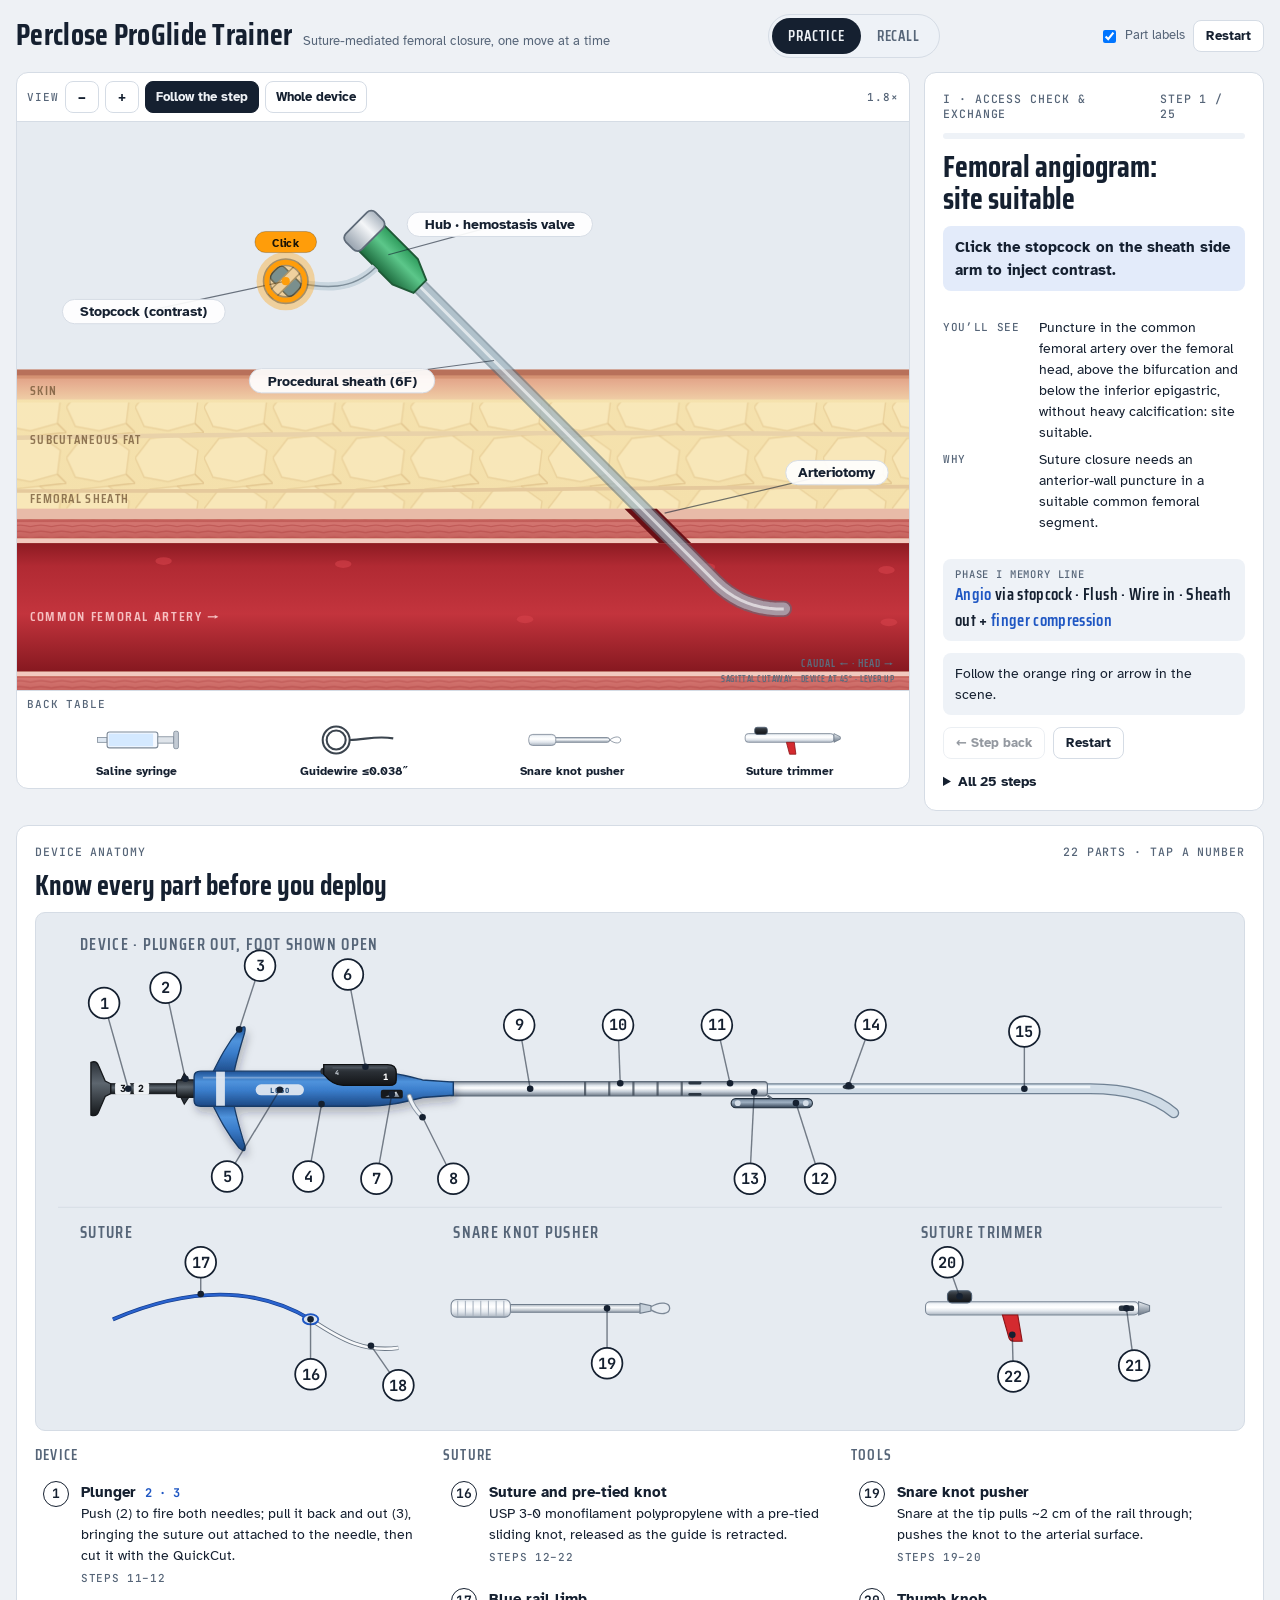
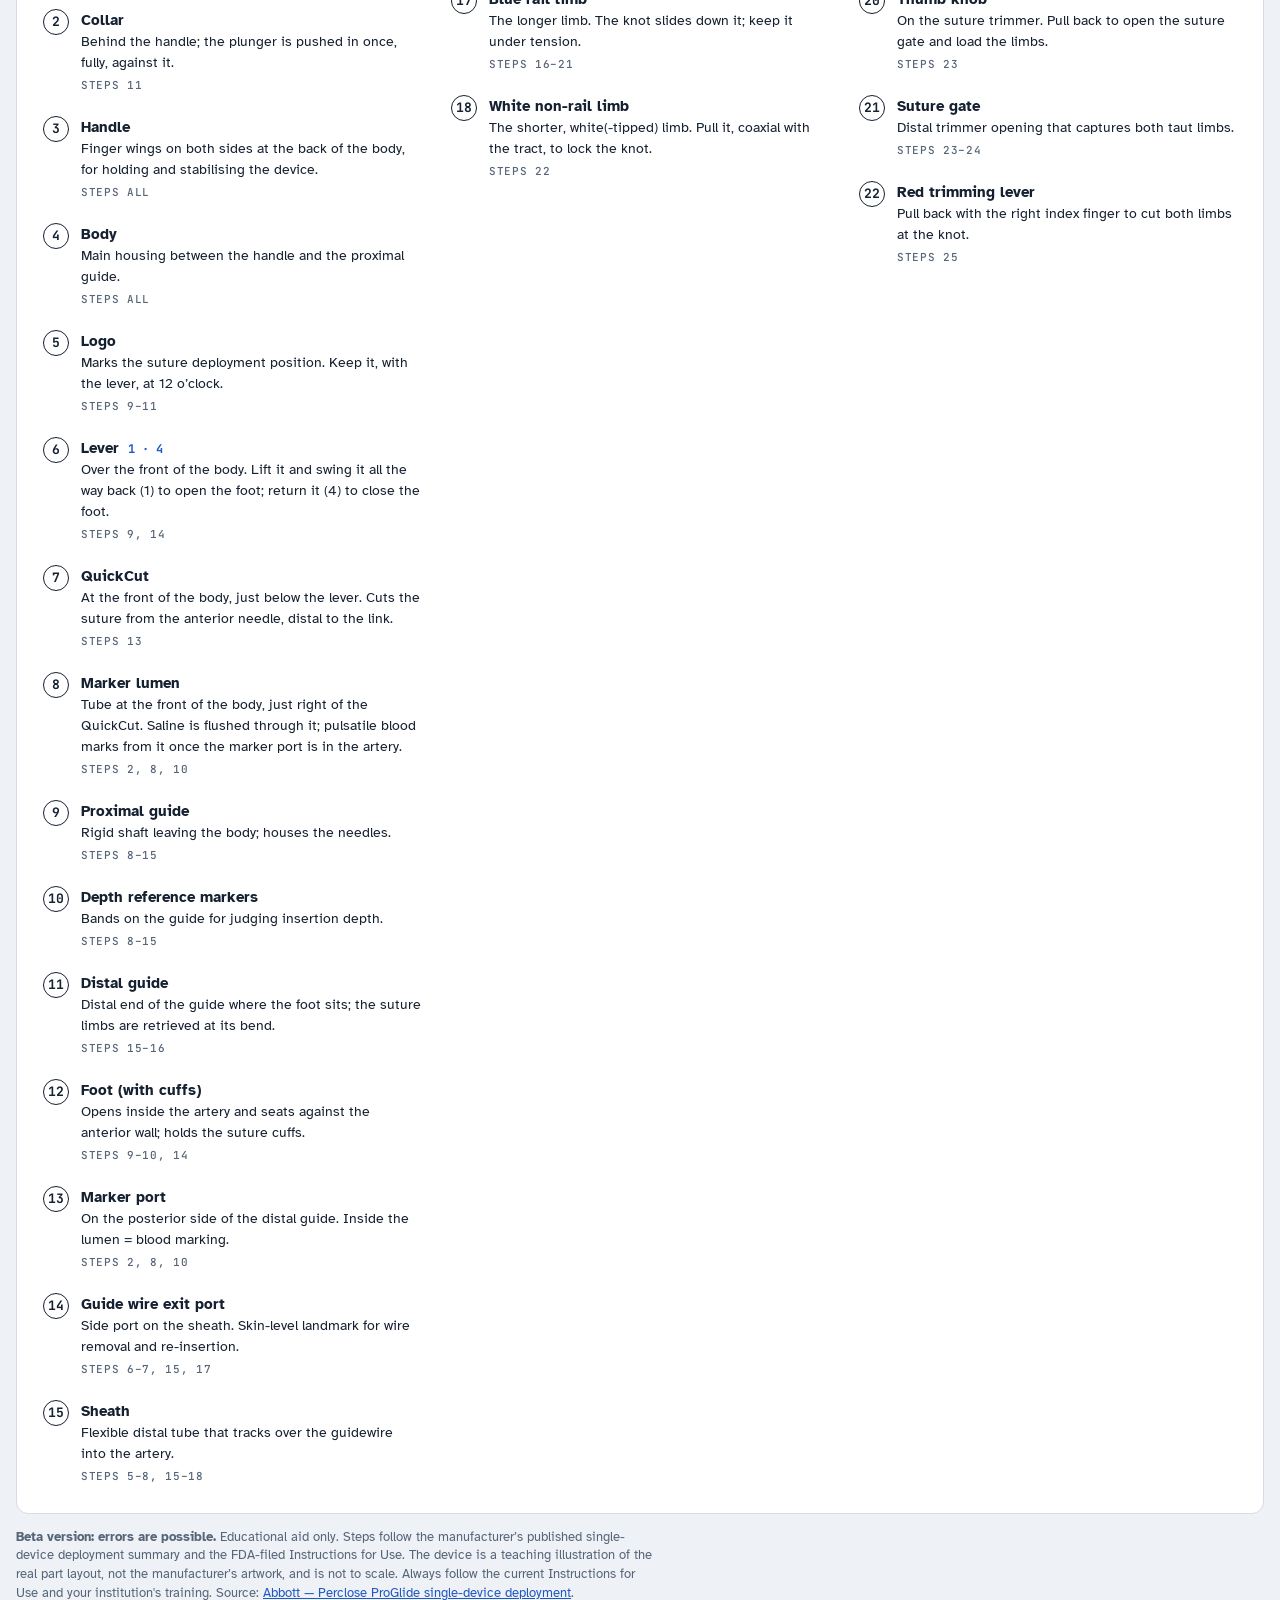
<file: images/uploads/perclose-proglide-trainer.html>
<!doctype html><html><head><meta charset=utf8><meta name=viewport content="width=device-width,initial-scale=1,viewport-fit=cover"><style>:root{color-scheme:light;box-sizing:border-box;padding-top:env(safe-area-inset-top,0px);padding-bottom:env(safe-area-inset-bottom,0px)}html{scroll-padding-top:env(safe-area-inset-top,0px)}body{margin:0;padding:0;font:14px -apple-system,BlinkMacSystemFont,sans-serif;background:#fff;color:#000}img{max-width:100%}[hidden]:not([hidden=until-found i]){display:none!important}</style></head><body>
<title>Perclose ProGlide Trainer</title>
<meta name="claude:viewport-fit-sides" content="cover">
<link rel="preconnect" href="https://fonts.googleapis.com">
<link rel="preconnect" href="https://fonts.gstatic.com" crossorigin>
<link rel="stylesheet" href="https://fonts.googleapis.com/css2?family=Atkinson+Hyperlegible:wght@400;700&family=Saira+Condensed:wght@500;600;700&family=JetBrains+Mono:wght@500;700&display=swap">
<style>
/* Layout: cath-lab work surface — a large cutaway scene beside a procedure card; Recall swaps the scene for drills. */
:root{
  --bg:#eef1f5; --panel:#ffffff; --ink:#152030; --muted:#566578; --line:#d5dce5; --chip:#eef2f7;
  --accent:#1f57c3; --accent-soft:#e3ebfa; --accent-ink:#ffffff;
  --ok:#17845a; --ok-soft:#e1f3ea; --bad:#c2303a; --bad-soft:#fbe6e7; --warn:#a86200;
  --sky:#e6ebf1; --cue:#ff9d0a; --sky-ink:#5d6b7c; --label-bg:rgba(255,255,255,.92); --label-ink:#152030;
  --f-display:"Saira Condensed","Arial Narrow",system-ui,sans-serif;
  --f-body:"Atkinson Hyperlegible",system-ui,-apple-system,"Segoe UI",sans-serif;
  --f-mono:"JetBrains Mono",ui-monospace,Menlo,Consolas,monospace;
}
@media (prefers-color-scheme: dark){:root:not([data-theme="light"]){
  --bg:#0c1117; --panel:#131a23; --ink:#e4ebf3; --muted:#91a0b2; --line:#243040; --chip:#1a2430;
  --accent:#78a2f2; --accent-soft:#1b2a45; --accent-ink:#0c1117;
  --ok:#3fc58c; --ok-soft:#12291f; --bad:#ff7079; --bad-soft:#331a1d; --warn:#f0a440;
  --sky:#18212c; --sky-ink:#8c9bad; --label-bg:rgba(16,22,30,.9); --label-ink:#e4ebf3; color-scheme:dark}}
:root[data-theme="dark"]{
  --bg:#0c1117; --panel:#131a23; --ink:#e4ebf3; --muted:#91a0b2; --line:#243040; --chip:#1a2430;
  --accent:#78a2f2; --accent-soft:#1b2a45; --accent-ink:#0c1117;
  --ok:#3fc58c; --ok-soft:#12291f; --bad:#ff7079; --bad-soft:#331a1d; --warn:#f0a440;
  --sky:#18212c; --sky-ink:#8c9bad; --label-bg:rgba(16,22,30,.9); --label-ink:#e4ebf3; color-scheme:dark}
*{box-sizing:border-box}
[hidden]{display:none!important}
body{background:var(--bg);color:var(--ink);font-family:var(--f-body);font-size:15px;line-height:1.5}
.app{max-width:1560px;margin:0 auto;padding-left:max(16px,env(safe-area-inset-left,0px));padding-right:max(16px,env(safe-area-inset-right,0px));padding-block:14px 36px;display:flex;flex-direction:column;gap:14px}
header{display:flex;flex-wrap:wrap;align-items:center;gap:12px 20px;justify-content:space-between}
.brand{display:flex;align-items:baseline;gap:10px;flex-wrap:wrap}
.brand h1{font-family:var(--f-display);font-weight:700;font-size:30px;letter-spacing:.01em;margin:0;line-height:1}
.brand span{color:var(--muted);font-size:13px}
.tabs{display:flex;background:var(--chip);border:1px solid var(--line);border-radius:999px;padding:3px}
.tabs button{font:600 15px var(--f-display);letter-spacing:.06em;text-transform:uppercase;border:0;background:none;color:var(--muted);padding:6px 16px;border-radius:999px;cursor:pointer}
.tabs button[aria-selected="true"]{background:var(--ink);color:var(--bg)}
.tools{display:flex;gap:8px;align-items:center}
.btn{font:700 13px var(--f-body);border:1px solid var(--line);background:var(--panel);color:var(--ink);padding:7px 12px;border-radius:8px;cursor:pointer}
.btn:hover{border-color:var(--muted)}
.btn.primary{background:var(--accent);border-color:var(--accent);color:var(--accent-ink)}
.btn:focus-visible,.tabs button:focus-visible,.chipbtn:focus-visible{outline:2px solid var(--accent);outline-offset:2px}
.toggle{display:flex;gap:6px;align-items:center;font-size:13px;color:var(--muted);cursor:pointer;user-select:none}
.sim{display:grid;grid-template-columns:minmax(0,1fr) 340px;gap:14px;align-items:start}
@media (max-width:980px){.sim{grid-template-columns:minmax(0,1fr)}}
.stage{background:var(--panel);border:1px solid var(--line);border-radius:12px;overflow:hidden;min-width:0}
.stage svg{display:block;width:100%;height:auto;touch-action:none;user-select:none;-webkit-user-select:none}
.viewbar{display:flex;flex-wrap:wrap;gap:6px;align-items:center;padding:8px 10px;border-bottom:1px solid var(--line)}
.viewbar .sp{flex:1}
.viewbar b{font:500 11px var(--f-mono);letter-spacing:.08em;text-transform:uppercase;color:var(--muted)}
.vbtn{font:700 13px var(--f-body);min-width:34px;height:32px;padding:0 10px;border:1px solid var(--line);background:var(--panel);color:var(--ink);border-radius:8px;cursor:pointer}
.vbtn[aria-pressed="true"]{background:var(--ink);color:var(--bg);border-color:var(--ink)}
.vbtn:focus-visible{outline:2px solid var(--accent);outline-offset:2px}
.tablebar{border-top:1px solid var(--line);padding:6px 10px 2px;display:flex;flex-direction:column;gap:2px}
.tablebar b{font:500 11px var(--f-mono);letter-spacing:.08em;text-transform:uppercase;color:var(--muted)}
#tray{max-height:120px}
.parts{display:flex;flex-direction:column;gap:12px}
.parts .pfig{overflow-x:auto;border:1px solid var(--line);border-radius:10px;background:var(--sky)}
.parts .pfig svg{display:block;width:100%;min-width:720px;height:auto}
.ptitle{fill:var(--muted);font:600 15px var(--f-display);letter-spacing:.08em;text-transform:uppercase}
.cl-line{stroke:var(--ink);stroke-width:1.3;opacity:.55}
.cl-dot{fill:var(--ink)}
.cl-badge{fill:var(--panel);stroke:var(--ink);stroke-width:1.6}
.cl-num{fill:var(--ink);font:700 14px var(--f-mono)}
.callout{cursor:pointer}
.callout.on .cl-badge{fill:var(--accent);stroke:var(--accent)} .callout.on .cl-num{fill:var(--accent-ink)} .callout.on .cl-line{stroke:var(--accent);opacity:1;stroke-width:2.2}
.plist{display:grid;grid-template-columns:repeat(3,minmax(0,1fr));gap:14px}
@media (max-width:980px){.plist{grid-template-columns:minmax(0,1fr)}}
.pgroup h4{margin:0 0 6px;font:600 15px var(--f-display);letter-spacing:.08em;text-transform:uppercase;color:var(--muted)}
.pgroup ol{list-style:none;margin:0;padding:0;display:flex;flex-direction:column;gap:4px}
.pgroup li{display:grid;grid-template-columns:30px minmax(0,1fr);gap:8px;padding:8px;border-radius:8px;cursor:pointer}
.pgroup li:hover,.pgroup li.on{background:var(--accent-soft)}
.pgroup li:focus-visible{outline:2px solid var(--accent)}
.pn{display:inline-flex;width:26px;height:26px;border-radius:50%;border:1.6px solid var(--ink);align-items:center;justify-content:center;font:700 13px var(--f-mono)}
.pgroup li.on .pn{background:var(--accent);border-color:var(--accent);color:var(--accent-ink)}
.pgroup li b{display:block;font-size:15px}
.pgroup li b em{font-style:normal;font:700 12px var(--f-mono);color:var(--accent);margin-left:4px}
.pgroup li div span{display:block;font-size:14px;color:var(--ink)}
.pgroup li small{font:500 11px var(--f-mono);letter-spacing:.06em;text-transform:uppercase;color:var(--muted)}
.monitor{display:flex;flex-wrap:wrap;gap:6px 14px;padding:10px 14px;border-top:1px solid var(--line);font-size:14px}
.mon{display:flex;gap:6px;align-items:baseline}
.mon b{font:500 11px var(--f-mono);text-transform:uppercase;letter-spacing:.06em;color:var(--muted)}
.mon span{font-weight:700}
.mon span.red{color:var(--bad)} .mon span.green{color:var(--ok)} .mon span.blue{color:var(--accent)}
.card{background:var(--panel);border:1px solid var(--line);border-radius:12px;padding:18px;display:flex;flex-direction:column;gap:12px;min-width:0}
.eyebrow{font:500 11.5px var(--f-mono);letter-spacing:.08em;text-transform:uppercase;color:var(--muted);display:flex;justify-content:space-between;gap:8px}
.step-title{font-family:var(--f-display);font-weight:700;font-size:30px;line-height:1.05;margin:0;text-wrap:balance}
.badge{display:inline-flex;align-items:center;justify-content:center;min-width:26px;height:26px;padding:0 6px;border-radius:7px;background:var(--accent);color:var(--accent-ink);font:700 15px var(--f-mono);vertical-align:3px;margin-left:6px}
.kv{display:grid;grid-template-columns:86px minmax(0,1fr);gap:6px 10px;font-size:14px}
.kv dt{font:500 11px var(--f-mono);text-transform:uppercase;letter-spacing:.06em;color:var(--muted);padding-top:3px}
.kv dd{margin:0}
.move{background:var(--accent-soft);border-radius:8px;padding:10px 12px;font-weight:700}
.mnem{font:600 17px var(--f-display);letter-spacing:.02em;color:var(--ink);background:var(--chip);border-radius:8px;padding:8px 12px}
.mnem small{display:block;font:500 10.5px var(--f-mono);letter-spacing:.08em;text-transform:uppercase;color:var(--muted)}
.mnem em{font-style:normal;color:var(--accent)}
.feedback{border-radius:8px;padding:10px 12px;font-size:14px;min-height:44px;background:var(--chip)}
.feedback.ok{background:var(--ok-soft);color:var(--ok)} .feedback.bad{background:var(--bad-soft);color:var(--bad)}
.feedback strong{color:inherit}
.prog{height:6px;background:var(--chip);border-radius:3px;overflow:hidden}
.prog i{display:block;height:100%;background:var(--accent);transition:width .3s}
.steplist{display:flex;flex-direction:column;gap:10px;font-size:13.5px}
.steplist h4{margin:0;font:600 14px var(--f-display);letter-spacing:.08em;text-transform:uppercase;color:var(--muted)}
.steplist ol{margin:0;padding:0;list-style:none;display:flex;flex-direction:column;gap:2px}
.steplist li{display:grid;grid-template-columns:28px minmax(0,1fr);gap:6px;padding:3px 6px;border-radius:6px;color:var(--muted)}
.steplist li .n{font:500 12px var(--f-mono);font-variant-numeric:tabular-nums;padding-top:1px}
.steplist li.done{color:var(--ink)} .steplist li.done .n{color:var(--ok)}
.steplist li.cur{background:var(--accent-soft);color:var(--ink);font-weight:700}
.steplist li.hiddenStep span{filter:blur(4px)}
details summary{cursor:pointer;font-weight:700;font-size:14px}
.summary{display:flex;flex-direction:column;gap:8px}
.stats{display:grid;grid-template-columns:repeat(3,minmax(0,1fr));gap:8px}
.stat{background:var(--chip);border-radius:8px;padding:8px 10px}
.stat b{display:block;font:700 26px var(--f-display);font-variant-numeric:tabular-nums}
.stat small{font:500 10.5px var(--f-mono);text-transform:uppercase;letter-spacing:.06em;color:var(--muted)}
.intro{font-size:13.5px;color:var(--muted)}
.intro b{color:var(--ink)}
/* Recall */
.recall{display:grid;grid-template-columns:minmax(0,1.25fr) minmax(0,1fr);gap:14px;align-items:start}
@media (max-width:980px){.recall{grid-template-columns:minmax(0,1fr)}}
.handle123{display:grid;grid-template-columns:repeat(4,minmax(0,1fr));gap:8px}
@media (max-width:760px){.handle123{grid-template-columns:repeat(2,minmax(0,1fr))}}
.h123{background:var(--chip);border-radius:10px;padding:10px;display:flex;flex-direction:column;gap:2px}
.h123 b{font:700 34px var(--f-display);line-height:1;color:var(--accent)}
.h123 span{font-weight:700;font-size:14px}
.h123 small{color:var(--muted);font-size:12.5px}
.phasecards{display:grid;grid-template-columns:repeat(2,minmax(0,1fr));gap:8px}
@media (max-width:560px){.phasecards,.handle123{grid-template-columns:minmax(0,1fr)}}
.pc{border:1px solid var(--line);border-radius:10px;padding:10px 12px;display:flex;flex-direction:column;gap:4px}
.pc .eyebrow{justify-content:flex-start}
.pc p{margin:0;font:600 17px var(--f-display);letter-spacing:.02em;line-height:1.25}
.seg{display:flex;flex-wrap:wrap;gap:6px}
.chipbtn{font:700 13px var(--f-body);border:1px solid var(--line);background:var(--chip);color:var(--ink);padding:6px 11px;border-radius:999px;cursor:pointer}
.chipbtn[aria-pressed="true"]{background:var(--ink);color:var(--bg);border-color:var(--ink)}
.pool{display:flex;flex-wrap:wrap;gap:6px}
.pool button{font:400 13.5px var(--f-body);text-align:left;border:1px solid var(--line);background:var(--panel);color:var(--ink);padding:7px 10px;border-radius:8px;cursor:pointer;max-width:100%}
.pool button:hover{border-color:var(--accent)}
.pool button.wrong{animation:shake .35s;border-color:var(--bad);background:var(--bad-soft)}
@keyframes shake{25%{transform:translateX(-4px)}75%{transform:translateX(4px)}}
.seq{margin:0;padding:0;list-style:none;display:flex;flex-direction:column;gap:3px;font-size:13.5px;counter-reset:s}
.seq li{display:grid;grid-template-columns:28px minmax(0,1fr);gap:6px;padding:4px 8px;border-radius:6px;background:var(--ok-soft)}
.seq li .n{font:500 12px var(--f-mono);color:var(--ok)}
.flash{border:1px solid var(--line);border-radius:12px;min-height:170px;padding:18px;display:flex;flex-direction:column;justify-content:center;gap:10px;cursor:pointer;background:var(--panel)}
.flash .q{font:600 22px var(--f-display);line-height:1.15;text-wrap:balance}
.flash .a{font-size:16px;font-weight:700;color:var(--accent)}
.flash small{color:var(--muted);font:500 11px var(--f-mono);letter-spacing:.06em;text-transform:uppercase}
.row{display:flex;flex-wrap:wrap;gap:8px;align-items:center}
footer{font-size:12.5px;color:var(--muted);max-width:80ch}
footer a{color:var(--accent)}
/* SVG classes */
.sky{fill:var(--sky)} .skytxt{fill:var(--sky-ink);font:600 13px var(--f-display);letter-spacing:.1em;text-transform:uppercase}
.tray{fill:var(--panel);stroke:var(--line);stroke-width:1.5}
.traytxt{fill:var(--muted);font:500 11px var(--f-mono);letter-spacing:.08em}
.trayname{fill:var(--ink);font:700 15px var(--f-body)}
.used{fill:var(--muted);font:400 11.5px var(--f-body);font-style:italic}
.chipsvg{fill:var(--chip);stroke:var(--line);stroke-width:1.5}
.chiptxt{fill:var(--ink);font:700 14px var(--f-body)}
.lbl-bg{fill:var(--label-bg);stroke:var(--line);stroke-width:1.2}
.lbl{fill:var(--label-ink);font:700 17px var(--f-body)}
.lbl-line{stroke:var(--label-ink);stroke-width:1.5;opacity:.6}
.lbl,.lbl-bg,.lbl-line,.tissuetxt,.lumentxt,.skytxt{pointer-events:none}
#dyn > *{pointer-events:none}
#dyn [data-part],#dyn [data-drag]{pointer-events:visiblePainted}
.cue-glow{fill:var(--cue)}
.cue-ring{fill:none;stroke:var(--cue);stroke-width:6}
.cue-ring-under{fill:none;stroke:#1b1406;stroke-width:10;opacity:.35}
.cue-dot{fill:var(--cue)}
.cue-tag{fill:var(--cue);stroke:#1b1406;stroke-opacity:.3}
.cue-tagtxt{fill:#1b1406;font:800 14px var(--f-body);letter-spacing:.04em}
.cue-arrow{stroke:var(--cue);stroke-width:9;stroke-linecap:round}
.cue-arrow-under{stroke:#1b1406;stroke-width:14;stroke-linecap:round;opacity:.3}
.fx-banner{fill:#17845a}
.fx-text{fill:#ffffff;font:700 15px var(--f-body)}
.fx-arrow{stroke:#2fd18a;stroke-width:8;stroke-linecap:round}
.fx-head{fill:#2fd18a;stroke:#0b4a2f;stroke-opacity:.4;stroke-width:1.5}
.qbox{background:var(--chip);border-radius:10px;padding:12px 14px;display:flex;flex-direction:column;gap:4px}
.qbox small{font:500 11px var(--f-mono);letter-spacing:.06em;text-transform:uppercase;color:var(--muted)}
.qbox .q{font:600 22px var(--f-display);line-height:1.15}
.opts{display:flex;flex-direction:column;gap:8px}
.opt{font:600 15px var(--f-body);text-align:left;border:1.5px solid var(--line);background:var(--panel);color:var(--ink);padding:12px 14px;border-radius:10px;cursor:pointer}
.opt:hover:not([disabled]){border-color:var(--accent)}
.opt.right{border-color:var(--ok);background:var(--ok-soft);color:var(--ok)}
.opt.wrongpick{border-color:var(--bad);background:var(--bad-soft);color:var(--bad)}
.btn[disabled]{opacity:.45;cursor:default}
.qc-panel{fill:var(--panel);stroke:var(--line);stroke-width:1.5}
.qc-title{fill:var(--muted);font:700 11px var(--f-mono);letter-spacing:.08em}
.qc-lbl{fill:var(--ink);font:700 11px var(--f-body)}
.qc-cap{fill:var(--chip)}
.qc-captxt{fill:var(--ink);font:700 11.5px var(--f-body)}
.cue-head{fill:var(--cue);stroke:#1b1406;stroke-opacity:.35;stroke-width:1.5}
.slot{fill:transparent;stroke:transparent}
#tray [data-part]{cursor:pointer}
#tray [data-part]:hover .slot{fill:var(--chip);stroke:var(--line)}
.wire-o{stroke:#2f373f;stroke-width:3.2;fill:none;stroke-linecap:round;stroke-linejoin:round}
.wire-i{stroke:#a5afba;stroke-width:1.1;fill:none;stroke-linecap:round;stroke-linejoin:round;opacity:.85}
.hit14,.hit18,.hit22{stroke:transparent;fill:none;stroke-linecap:round;stroke-linejoin:round}
.hit14{stroke-width:14}.hit18{stroke-width:20}.hit22{stroke-width:24}
.tissuetxt{fill:#6e5233;font:600 16px var(--f-display);letter-spacing:.1em;text-transform:uppercase;opacity:.75}
.lumentxt{fill:#ffd9d9;font:600 17px var(--f-display);letter-spacing:.12em;text-transform:uppercase;opacity:.85}
[data-part],[data-drag]{cursor:pointer}
[data-drag]{cursor:grab}
.dragging [data-drag]{cursor:grabbing}
@media (prefers-reduced-motion: reduce){.pool button.wrong{animation:none}}
</style>

<div class="app">
  <header>
    <div class="brand"><h1>Perclose ProGlide Trainer</h1><span>Suture-mediated femoral closure, one move at a time</span></div>
    <nav class="tabs" role="tablist" aria-label="Mode">
      <button role="tab" id="tab-practice" data-mode="practice" aria-selected="true">Practice</button>
      <button role="tab" id="tab-recall" data-mode="recall" aria-selected="false">Recall</button>
    </nav>
    <div class="tools">
      <label class="toggle" for="lbls"><input type="checkbox" id="lbls" checked> Part labels</label>
      <button class="btn" id="restart">Restart</button>
    </div>
  </header>

  <section class="sim" id="simView">
    <div class="stage">
      <div class="viewbar"><b>View</b><button class="vbtn" id="zOut" aria-label="Zoom out">−</button><button class="vbtn" id="zIn" aria-label="Zoom in">+</button><button class="vbtn" id="zAuto" aria-pressed="true">Follow the step</button><button class="vbtn" id="zAll" aria-pressed="false">Whole device</button><span class="sp"></span><b id="zRead">2.0×</b></div>
      <svg id="scene" viewBox="0 0 1100 700" aria-label="Sagittal cutaway of the groin with the closure device at 45 degrees in the common femoral artery">
        <defs>
          <linearGradient id="fat" x1="0" y1="0" x2="0" y2="1"><stop offset="0" stop-color="#f5e2ae"/><stop offset=".5" stop-color="#efd498"/><stop offset="1" stop-color="#e6c27e"/></linearGradient>
          <pattern id="lobules" width="46" height="34" patternUnits="userSpaceOnUse"><path d="M0 17 L10 4 L28 2 L42 12 L40 28 L22 33 L6 30 Z" fill="#fbecc2" opacity=".55" stroke="#e2c58e" stroke-width="1"/><path d="M28 2 L46 0 M40 28 L46 34 M0 17 L-4 22" stroke="#e2c58e" stroke-width="1"/></pattern>
          <linearGradient id="dermis" x1="0" y1="0" x2="0" y2="1"><stop offset="0" stop-color="#d99678"/><stop offset=".45" stop-color="#e6ad90"/><stop offset="1" stop-color="#efcda5"/></linearGradient>
          <linearGradient id="lumen" x1="0" y1="0" x2="0" y2="1"><stop offset="0" stop-color="#8c1a22"/><stop offset=".18" stop-color="#b12a33"/><stop offset=".55" stop-color="#c3343d"/><stop offset="1" stop-color="#861820"/></linearGradient>
          <pattern id="mfib" width="14" height="13" patternUnits="userSpaceOnUse"><path d="M0 3 Q7 1 14 3 M0 7 Q7 5 14 7 M0 11 Q7 9 14 11" stroke="#b44a48" stroke-width=".9" fill="none" opacity=".6"/></pattern>
          <linearGradient id="mediaG" x1="0" y1="0" x2="0" y2="1"><stop offset="0" stop-color="#d47671"/><stop offset="1" stop-color="#c25d59"/></linearGradient>
          <pattern id="media" width="2600" height="13" patternUnits="userSpaceOnUse" x="-1000"><rect width="2600" height="13" fill="url(#mediaG)"/><rect width="2600" height="13" fill="url(#mfib)"/></pattern>
          <radialGradient id="bone" cx=".5" cy=".3" r=".7"><stop offset="0" stop-color="#f6efdc"/><stop offset="1" stop-color="#e3d3ae"/></radialGradient>
          <pattern id="trab" width="22" height="22" patternUnits="userSpaceOnUse"><path d="M0 11 Q6 2 11 11 T22 11 M11 0 Q2 6 11 11 T11 22" stroke="#cdbb92" stroke-width="1" fill="none"/></pattern>
          <filter id="shadow" x="-20%" y="-40%" width="140%" height="180%"><feDropShadow dx="2" dy="5" stdDeviation="4" flood-color="#1b2633" flood-opacity=".28"/></filter>
          <linearGradient id="gHandle" x1="0" y1="0" x2="0" y2="1"><stop offset="0" stop-color="#cfd6de"/><stop offset=".18" stop-color="#f3f6f9"/><stop offset=".42" stop-color="#ffffff"/><stop offset=".7" stop-color="#e2e7ed"/><stop offset="1" stop-color="#a9b3bf"/></linearGradient>
          <linearGradient id="gNose" x1="0" y1="0" x2="0" y2="1"><stop offset="0" stop-color="#b9c3ce"/><stop offset=".4" stop-color="#f4f7fa"/><stop offset="1" stop-color="#9ea9b6"/></linearGradient>
          <linearGradient id="gGuide" x1="0" y1="0" x2="0" y2="1"><stop offset="0" stop-color="#7e8996"/><stop offset=".28" stop-color="#e1e7ed"/><stop offset=".45" stop-color="#ffffff"/><stop offset=".7" stop-color="#c5ced8"/><stop offset="1" stop-color="#6c7785"/></linearGradient>
          <linearGradient id="gFoot" x1="0" y1="0" x2="0" y2="1"><stop offset="0" stop-color="#6c7f94"/><stop offset=".4" stop-color="#9fb0c2"/><stop offset="1" stop-color="#2f3e50"/></linearGradient>
          <linearGradient id="gRod" x1="0" y1="0" x2="0" y2="1"><stop offset="0" stop-color="#aab4bf"/><stop offset=".4" stop-color="#f4f6f8"/><stop offset="1" stop-color="#97a2ae"/></linearGradient>
          <linearGradient id="gCollar" x1="0" y1="0" x2="0" y2="1"><stop offset="0" stop-color="#8d98a5"/><stop offset=".45" stop-color="#e3e8ed"/><stop offset="1" stop-color="#6d7885"/></linearGradient>
          <linearGradient id="gPlunger" x1="0" y1="0" x2="0" y2="1"><stop offset="0" stop-color="#5d6b7c"/><stop offset=".35" stop-color="#8795a6"/><stop offset="1" stop-color="#2f3a46"/></linearGradient>
          <linearGradient id="gLever" x1="0" y1="0" x2="0" y2="1"><stop offset="0" stop-color="#4a525b"/><stop offset=".35" stop-color="#2a2f35"/><stop offset="1" stop-color="#121417"/></linearGradient>
          <linearGradient id="gHub" x1="0" y1="0" x2="0" y2="1"><stop offset="0" stop-color="#2e9b5c"/><stop offset=".4" stop-color="#5cc78a"/><stop offset="1" stop-color="#1f6d40"/></linearGradient>
          <linearGradient id="gGlove" x1="0" y1="0" x2="1" y2="0"><stop offset="0" stop-color="#6f88cc"/><stop offset=".45" stop-color="#a9bcec"/><stop offset="1" stop-color="#6a82c4"/></linearGradient>
          <linearGradient id="gBody" x1="0" y1="0" x2="0" y2="1"><stop offset="0" stop-color="#1f5296"/><stop offset=".3" stop-color="#4f93dc"/><stop offset=".55" stop-color="#3a7dcb"/><stop offset="1" stop-color="#1c4884"/></linearGradient>
          <linearGradient id="gPlRod" x1="0" y1="0" x2="0" y2="1"><stop offset="0" stop-color="#2a3037"/><stop offset=".4" stop-color="#5d666f"/><stop offset="1" stop-color="#14171a"/></linearGradient>
          <linearGradient id="gSteel" x1="0" y1="0" x2="0" y2="1"><stop offset="0" stop-color="#eef1f4"/><stop offset=".5" stop-color="#a8b2bd"/><stop offset="1" stop-color="#6d7885"/></linearGradient>
        </defs>
        <rect class="sky" x="0" y="0" width="1100" height="700"/>
        <g id="world"><g id="anat"></g><g id="dyn"></g></g>
        <text class="skytxt" x="1082" y="672" text-anchor="end">Caudal ←  · head →</text>
        <text class="skytxt" x="1082" y="690" text-anchor="end" style="font-size:11px;letter-spacing:.06em">Sagittal cutaway · device at 45° · lever up</text>
        <g id="fixed"></g>
      </svg>
      <div class="tablebar"><b>Back table</b><svg id="tray" viewBox="0 0 1100 92" aria-label="Back table instruments"></svg></div>
      <div class="monitor" id="monitor" hidden></div>
    </div>

    <aside class="card" id="panel"></aside>
  </section>

  <section class="card parts" id="partsView">
    <div class="eyebrow"><span>Device anatomy</span><span>22 parts · tap a number</span></div>
    <h2 class="step-title" style="font-size:28px">Know every part before you deploy</h2>
    <div class="pfig"><svg id="partsSvg" viewBox="0 0 1100 470" aria-label="Labelled diagram of the closure device, suture, snare knot pusher and suture trimmer"></svg></div>
    <div class="plist" id="partsList"></div>
  </section>

  <section class="recall" id="recallView" hidden>
    <div class="card">
      <div class="eyebrow"><span>Memory scaffold</span><span id="recallCount">5 phases · 25 moves</span></div>
      <h2 class="step-title" style="font-size:26px">The handle counts for you: 1 · 2 · 3 · 4</h2>
      <div class="handle123">
        <div class="h123"><b>1</b><span>Lift & swing the lever back</span><small>Foot opens inside the artery</small></div>
        <div class="h123"><b>2</b><span>Push the plunger</span><small>Needles fire at 45°</small></div>
        <div class="h123"><b>3</b><span>Pull the plunger back</span><small>Suture comes out; then QuickCut</small></div>
        <div class="h123"><b>4</b><span>Return the lever</span><small>Foot closes before withdrawal</small></div>
      </div>
      <div class="phasecards" id="phaseCards"></div>
      <div class="mnem"><small>Suture rule</small><em>Blue rides</em> (rail, carries the knot pusher) · <b>white locks</b> (non-rail, pull to lock)</div>
    </div>
    <div class="card" id="drills"></div>
  </section>

  <footer><b>Beta version: errors are possible.</b> Educational aid only. Steps follow the manufacturer’s published single-device deployment summary and the FDA-filed Instructions for Use. The device is a teaching illustration of the real part layout, not the manufacturer’s artwork, and is not to scale. Always follow the current Instructions for Use and your institution's training. Source: <a href="https://www.cardiovascular.abbott/us/en/hcp/products/peripheral-intervention/vessel-closure/perclose-proglide-suture-mediated-closure-system/single-device-deployment.html" target="_blank" rel="noopener">Abbott — Perclose ProGlide single-device deployment</a>.</footer>
</div>

<script>
(function(){
const k = Math.SQRT1_2;
const A = {x:760, y:466};          // arteriotomy centre line on the outer anterior wall
const SKIN_Y = 372;
const SKIN_S = (SKIN_Y-466)/k;     // axis coordinate of the skin (~ -133)
const GUIDE = 290;                 // handle nose -> foot (rigid guide)
const EXIT = 70;                   // foot -> guidewire exit port (on the flexible sheath)
const SHEATH = 330;                // foot -> sheath tip
const PSH = 330;                   // procedural sheath length (tip -> hub)
const BEND0 = 60, RB = 60;         // where the track curves into the lumen
const HOLE1=742, HOLE2=800;
const WTOP=-420;                   // free end of the wire once it is in the artery
const RAIL=14;                     // blue rail / pusher run beside the wire
const SKPL=360, TRIML=380;         // tool lengths (long enough to stay above the skin)
const ROMAN=['I','II','III','IV','V'];
const P = (s, off=0) => ({x: A.x + s*k + off*k, y: A.y + s*k - off*k});
const BC = {x:P(BEND0).x + RB*k, y:P(BEND0).y - RB*k};
const ARC = RB*Math.PI/4;
function track(s, off=0){
  let p;
  if(s<=BEND0) p=P(s);
  else { const u=s-BEND0;
    if(u<=ARC){ const th=Math.PI/4-u/RB; p={x:BC.x-RB*Math.sin(th), y:BC.y+RB*Math.cos(th)}; }
    else p={x:BC.x+(u-ARC), y:BC.y+RB}; }
  return {x:p.x+off*k, y:p.y-off*k};
}
const S_END = BEND0+ARC+(1400-BC.x);
const pt = p => `${p.x.toFixed(1)} ${p.y.toFixed(1)}`;
const lerp = (a,b,t)=>a+(b-a)*t;
const lp = (a,b,t)=>({x:lerp(a.x,b.x,t), y:lerp(a.y,b.y,t)});
const clamp=(v,a,b)=>Math.max(a,Math.min(b,v));
function trackPath(s0,s1,off=0,step=5){
  let d='', first=true;
  if(s1<=BEND0) return `M${pt(track(s0,off))} L${pt(track(s1,off))}`;
  if(s0<BEND0){ d=`M${pt(track(s0,off))} L${pt(track(BEND0,off))}`; s0=BEND0; first=false; }
  for(let s=s0; s<=s1+0.01; s+=step){ d+=(first?'M':' L')+pt(track(Math.min(s,s1),off)); first=false; }
  return d;
}

const PHASES=[
  {name:'Access check & exchange', mn:'<em>Angio</em> via stopcock · Flush · Wire in · Sheath out + <em>finger compression</em>'},
  {name:'Device insertion', mn:'Load · Advance (wire exits port) · Port to skin · Wire out · <em>Flow</em>'},
  {name:'Suture deployment', mn:'Lift <em>1</em> (swing back) · Lean 45° · Push <em>2</em> · Pull <em>3</em> · Cut · Return <em>4</em>'},
  {name:'Suture management', mn:'Port to skin · Limbs out · Wire back · Device out · <em>Pusher on blue</em> · Push knot · Pull wire · <em>Lock white</em>'},
  {name:'Trim', mn:'Knob loads · Slide down · <em>Red cuts</em>'}
];

// ---------- steps ----------
const STEPS=[
 {id:'angio',ph:0,t:'Femoral angiogram: site suitable',kind:'click',part:'angio',fx:'Contrast injected through the sheath side arm',
  move:'Click the stopcock on the sheath side arm to inject contrast.',
  see:'Puncture in the common femoral artery over the femoral head, above the bifurcation and below the inferior epigastric, without heavy calcification: site suitable.',
  why:'Suture closure needs an anterior-wall puncture in a suitable common femoral segment.',
  apply(){S.angio=true; tg.contrast=1; busy(1800); later(1500,()=>{tg.contrast=0;});}},
 {id:'flush',ph:0,t:'Flush the marker lumen',kind:'click',part:'syringe',fx:'Saline flushed through the marker lumen',
  move:'Click the saline syringe: it attaches to the marker lumen at the front of the body.',
  see:'Saline runs through the marker lumen and drips out of the marker port on the distal guide.',
  why:'If saline does not come through, the lumen is blocked: do not use the device.',
  apply(){S.flushed=true; tg.syr=1; busy(2200); later(2000,()=>{tg.syr=0;});}},
 {id:'wireIn',ph:0,t:'Insert the guidewire through the sheath',kind:'click',part:'wire',fx:'Wire advanced through the sheath into the artery',
  move:'Click the guidewire on the back table.',
  see:'A ≤0.038″ wire passes through the hub and sheath into the artery.',
  why:'Wire access is kept for the whole exchange.',
  apply(){S.wire='sheath'; an.wadv=0; tg.wadv=1; busy(1800);}},
 {id:'sheathOut',ph:0,t:'Remove the sheath over the wire',kind:'drag',obj:'sheath',min:-170,max:110,goal:v=>v<=60,dir:-1,fx:'Sheath out · finger compression on',
  move:'Drag the sheath hub back a few centimetres; it then slides out over the wire.',
  see:'Sheath out over the wire; finger compression starts above the puncture.',
  why:'Keep wire position and compress the site until the device fills the tract.',
  nudge:'Pull the hub back a little further.',
  done(){S.sheath='gone'; tg.shFade=1; S.pressure=true; busy(1200);}},
 {id:'load',ph:1,t:'Back-load the device onto the wire',kind:'click',part:'tip',fx:'Wire end threaded into the device tip',
  move:'Click the device’s sheath tip to thread the free end of the wire into it.',
  see:'The device lines up on the wire; the wire end sits inside the tip.',
  why:'The device tracks over the wire, rapid-exchange style.',
  apply(){S.wire='device'; S.wTop=WTOP; tg.off=0; busy(1300);}},
 {id:'advPort',ph:1,t:'Advance over the wire to the skin',kind:'drag',obj:'device',min:WTOP-SHEATH,max:-210,goal:v=>v>=-216,snap:-212,dir:1,fx:'Device advanced; wire came out of the exit port',
  move:'Drag the device down the wire. Watch the wire come out of the exit port; stop when the port is just above the skin.',
  see:'Wire exits the guidewire exit port; port just above the skin line; finger compression released as the device fills the tract.',
  why:'The wire must come out before the exit port crosses the skin.',
  nudge:'Keep advancing until the exit port is just above the skin.',
  done(){S.pressure=false;}},
 {id:'wireOut',ph:1,t:'Remove the guidewire',kind:'click',part:'wire',
  move:'Click the guidewire where it comes out of the exit port.',
  see:'Wire withdrawn through the exit port.',
  why:'The foot cannot be deployed with the wire in place.',
  apply(){S.wire='removed'; S.wTop=WTOP;}},
 {id:'flow',ph:1,t:'Advance until pulsatile flow',kind:'drag',obj:'device',min:-212,max:60,goal:v=>v>=44,dir:1,
  move:'Drag the device in until brisk, pulsatile blood marks from the marker lumen.',
  see:'Brisk pulsatile marking: the marker port on the distal guide is inside the artery.',
  why:'Only deploy the foot once marking is brisk. In a vein, blood may only fill the marker lumen.',
  nudge:'No marking yet. Advance further.'},
 {id:'lever1',ph:2,t:'Handle step 1: lift the lever and swing it back',num:'1',kind:'click',part:'lever',fx:'Lever 1 swung back: foot opens',
  move:'With the lever and logo at 12 o’clock, click the lever: it lifts and swings all the way back.',
  see:'The foot swings open inside the lumen, parallel to the vessel.',
  why:'The open foot carries the suture cuffs and gives tactile confirmation of position.',
  apply(){tg.foot=1; busy(1700);}},
 {id:'seat',ph:2,t:'Retract to seat the foot at 45°',kind:'drag',obj:'device',min:30,max:60,goal:v=>v<=32,snap:30,dir:-1,
  move:'Drag the device back gently until the foot seats against the wall.',
  see:'Tactile stop; marking stops or slows to a slight drip.',
  why:'Even, gentle tension on the foot at about 45° places both needles correctly.',
  nudge:'Keep gentle retraction until the foot meets the wall.'},
 {id:'plunger2',ph:2,t:'Handle step 2: depress the plunger',num:'2',kind:'click',part:'plunger',fx:'Step 2 · plunger depressed: needles fire',
  move:'Keep the lever swung back and click the plunger to push it all the way in.',
  see:'Collar meets the handle; the needles cross the wall and engage the cuffs in the foot.',
  why:'Push once only, with gentle, increasing pressure. Stabilise the device with your free hand.',
  apply(){tg.pl=2; tg.needle=1; busy(800);}},
 {id:'plunger3',ph:2,t:'Handle step 3: pull the plunger out',num:'3',kind:'click',part:'plunger',fx:'Step 3 · plunger and needles out; suture on the anterior needle',
  move:'Using your thumb as a fulcrum on the handle, click the plunger to pull it back (#3) and completely remove the plunger and needles from the body.',
  see:'One suture limb is on the anterior needle; the posterior needle is free of suture. Pulling back until the suture is taut confirms all of it is out of the body.',
  why:'No suture on the anterior needle? Do not redeploy: reinsert the wire and change the device.',
  apply(){tg.pl=280; tg.needle=0; S.sutured=true; busy(1600);}},
 {id:'quickcut',ph:2,t:'Cut the suture with the QuickCut',kind:'click',part:'quickcut',fx:'Suture on the anterior needle cut with the QuickCut',
  move:'Click the QuickCut (front of the body, below the lever): the suture on the anterior needle is cut there.',
  see:'The suture attached to the anterior needle is placed in the QuickCut and cut distal to the link; the plunger and needles are set aside.',
  why:'Frees the suture from the needle so the limbs can be managed.',
  apply(){S.cut=true; an.qc=0; tg.qc=1; busy(3600); later(3000,()=>{tg.plFade=1;});}},
 {id:'lever4',ph:2,t:'Handle step 4: return the lever to close the foot',num:'4',kind:'click',part:'lever',fx:'Lever 4 returned: foot closes',
  move:'Relax the device and click the lever: it swings forward to its original position.',
  see:'The foot folds back in line with the guide.',
  why:'Never withdraw the device with the foot open.',
  apply(){tg.foot=0; busy(1700);}},
 {id:'retract',ph:3,t:'Retract until the exit port is at skin',kind:'drag',obj:'device',min:-206,max:30,goal:v=>v<=-200,snap:-206,dir:-1,
  move:'Drag the device back until the guidewire exit port reaches the skin.',
  see:'The guide leaves the tract and releases the knot; the sheath tip stays in the artery.',
  why:'Exposes the suture limbs while keeping the sheath in place for wire re-entry.',
  nudge:'Retract further, to the skin landmark.'},
 {id:'limbs',ph:3,t:'Remove the suture limbs',kind:'click',part:'limbs',
  move:'Click the suture loop at the distal guide bend to pull both limbs out.',
  see:'Blue limb (longer) = rail. White limb (shorter) = non-rail.',
  why:'Rotate the device slightly if needed to see both limbs at the guide bend.',
  apply(){S.limbs='free';}},
 {id:'wireBack',ph:3,t:'Insert the guidewire into the exit port',kind:'click',part:'wire',
  move:'Click the guidewire on the back table.',
  see:'The wire enters the exit port and leaves the sheath tip in the artery.',
  why:'Keeps access until hemostasis is confirmed.',
  apply(){S.wire='device'; S.wTop=S.pos+EXIT-280;}},
 {id:'devOut',ph:3,t:'Remove the device, tension on the blue rail',kind:'drag',obj:'device',min:-500,max:-206,goal:v=>v<=-262,dir:-1,
  move:'Drag the device back a few centimetres; it then slides off over the wire while the blue rail stays taut.',
  see:'Device off the wire; wire and both limbs stay in the tract.',
  why:'Slow, steady tension on the rail (wrapped on the left index finger) keeps the knot ready.',
  nudge:'Pull the device back a little further.',
  done(){S.devRemoved=true; tg.fade=1; S.wire='vessel'; busy(1300);}},
 {id:'skpLoad',ph:3,t:'Load the snare knot pusher on the blue rail',kind:'click',part:'skp',
  move:'Click the snare knot pusher: its snare pulls about 2 cm of the blue rail (not the wire) through the tip.',
  see:'The pusher rides on the blue rail above the knot.',
  why:'Only the rail limb is loaded; the knot slides along it.',
  apply(){S.skp=-250;}},
 {id:'knot',ph:3,t:'Advance the knot to the artery',kind:'drag',obj:'skp',min:-250,max:-4,goal:v=>v>=-10,snap:-4,dir:1,
  move:'Drag the pusher down the tract with slow, consistent tension on the rail.',
  see:'The knot reaches the arterial surface; oozing slows.',
  why:'Keep the suture coaxial with the tract while advancing.',
  nudge:'Keep pushing until the knot reaches the vessel.'},
 {id:'wireOut2',ph:3,t:'Assess hemostasis, then remove the wire',kind:'click',part:'wire',
  move:'Click the guidewire to remove it while keeping tension on the rail.',
  see:'Wire out; knot stays seated.',
  why:'The wire stays in until hemostasis looks secure.',
  apply(){S.wire='removed';}},
 {id:'lock',ph:3,t:'Lock the knot: pull the white non-rail',kind:'click',part:'white',
  move:'Click the white limb to pull it, coaxial with the tract.',
  see:'Knot locks and the tissue is apposed; the pusher comes off.',
  why:'Pulling the non-rail limb locks the sliding knot.',
  apply(){S.locked=true; S.skp=null; busy(500);}},
 {id:'trimLoad',ph:4,t:'Load the suture trimmer',kind:'click',part:'trimmer',
  move:'Click the suture trimmer: pull back the thumb knob to open the suture gate and load both limbs.',
  see:'Both taut limbs are captured in the suture gate.',
  why:'The trimmer cuts both limbs together, below the skin.',
  apply(){S.trim=-250;}},
 {id:'trimAdv',ph:4,t:'Advance the trimmer to the artery',kind:'drag',obj:'trim',min:-250,max:-8,goal:v=>v>=-14,snap:-8,dir:1,
  move:'Drag the trimmer down both limbs to the arterial surface.',
  see:'The trimmer tip sits on the knot.',
  why:'Cutting at the knot leaves the tails below the skin.',
  nudge:'Advance until the trimmer reaches the knot.'},
 {id:'cut',ph:4,t:'Pull back the red lever to cut',kind:'click',part:'trimlever',
  move:'Click the red trimming lever.',
  see:'Both limbs are cut at the knot.',
  why:'Right index finger pulls the red lever back.',
  apply(){S.trimmed=true; S.trim=null;}}
];
const IDX={}; STEPS.forEach((s,i)=>IDX[s.id]=i);
const done_=id=>S.step>IDX[id];
const at=id=>S.step===IDX[id];

const PARTS={
  angio:'Sheath stopcock: contrast is injected here for the femoral angiogram.',
  syringe:'Saline syringe: flushes the marker lumen during device prep.',
  body:'Body.',
  pressure:'Manual pressure: applied above the puncture once the sheath is out.',
  sheath:'Procedural sheath: removed over the wire with pressure held.',
  tip:'Device sheath tip: the wire is back-loaded into it.',
  device:'Device: drag to advance or withdraw it along the tract.',
  lever:'Lever: lift to open the foot (1), push down to close it (4).',
  plunger:'Plunger: push to fire the needles (2), pull back to bring the suture out (3).',
  quickcut:'QuickCut (front of the body, below the lever): cuts the suture from the anterior needle.',
  wire:'Guidewire.',
  limbs:'Suture limbs: pulled out at the distal guide bend after the device is retracted.',
  skp:'Snare knot pusher: rides the blue rail to push the knot down.',
  trimmer:'Suture trimmer: used once the knot is locked.',
  trim:'Suture trimmer.',
  trimlever:'Red trimming lever: cuts once the trimmer is at the knot.',
  white:'White non-rail limb: pulled to lock the knot.',
  blue:'Blue rail limb: keep tension on it; the knot pusher rides on it.',
  cough:'Cough test: the final hemostasis check.'
};

// ---------- state ----------
let S, an, tg, drops=[], timers=[];
let MODE='practice';
let HIST=[];
function reset(){
  timers.forEach(clearTimeout); timers=[];
  S={step:0,pos:WTOP-SHEATH,wTop:WTOP,wire:'table',flushed:false,angio:false,pressure:false,sheath:'in',shS:110,
     sutured:false,cut:false,limbs:'none',devRemoved:false,
     skp:null,trim:null,locked:false,trimmed:false,cough:false,errors:0,hints:0,misses:0,
     t0:null,tEnd:null,busyUntil:0,msg:null,hintShown:false};
  an={foot:0,needle:0,pl:52,syr:0,off:360,fade:0,plFade:0,shFade:0,gap:30,ooze:0,contrast:0,wadv:0,qc:0,z:1.2,cx:640,cy:330};
  HIST=[];
  tg={...an};
  drops=[];
  if(typeof drag!=='undefined') drag=null;
  renderPanel();
}
function busy(ms){S.busyUntil=performance.now()+ms;}
function later(ms,fn){timers.push(setTimeout(fn,ms));}

// ---------- geometry helpers ----------
const LEVA=180;  // lever 1 lifts and swings all the way back; 4 returns it
function devO(){return P(S.pos-GUIDE, an.off);}
function L(lx,ly){const O=devO(); return {x:O.x+(lx-ly)*k, y:O.y+(lx+ly)*k};}
function leverEnd(){const th=-LEVA*an.foot*Math.PI/180; const x=58,y=-2;
  return L(-118 + x*Math.cos(th)-y*Math.sin(th), -16 + x*Math.sin(th)+y*Math.cos(th));}
// Handle drawn in its own frame (+x toward the tip). Layout follows the manufacturer's labelled overview:
// plunger (2,3) > collar > handle wings on both sides > body (logo) > lever (1) over the front of the body
// with the QuickCut just below its front end > marker lumen tube at the nose.
function handleSVG(o){
  const pl=o.pl, A_=o.ia?(x=>` data-part="${x}"`):(()=>''), cB=-252;
  // the plunger rod has a fixed length: once pulled back past it, the plunger is out of the handle.
  // The needles are long (they ran the length of the body and guide), so they stay long once out.
  const RODLEN=76, NL=150, rodL=Math.min(pl+16,RODLEN), RF=cB-pl+rodL, out=pl+16>RODLEN+2, NT=RF+(out?NL:0);
  let h='';
  // QuickCut sequence: bring the plunger round to the side so the suture crosses the QuickCut, cut, set aside
  const QC={x:-56,y:6}, C={x:cB,y:-1};
  let tip={x:NT,y:-2}, ptf='';
  if(o.qc>=0){
    const e0=clamp(o.qc/0.42,0,1), e=e0*e0*(3-2*e0), away=clamp((o.qc-0.64)/0.36,0,1);
    const T={x:-150,y:84}, th=Math.atan2(QC.y-T.y, QC.x-T.x)*180/Math.PI;
    tip={x:lerp(NT,T.x,e)-70*away, y:lerp(-2,T.y,e)+60*away};
    ptf=` transform="translate(${tip.x.toFixed(1)} ${tip.y.toFixed(1)}) rotate(${(th*e).toFixed(1)}) translate(${(-NT).toFixed(1)} 2)"`;
  }
  const taut=clamp((pl-235)/40,0,1), sag=(12*(1-taut)).toFixed(1);
  if(o.strand) h+=`<path d="M${C.x} ${C.y} Q ${((C.x+NT)/2).toFixed(1)} ${sag} ${NT.toFixed(1)} -2" stroke="#163f8f" stroke-width="3.6" fill="none"/><path d="M${C.x} ${C.y} Q ${((C.x+NT)/2).toFixed(1)} ${sag} ${NT.toFixed(1)} -2" stroke="#2a63cf" stroke-width="2.2" fill="none"/>`;
  if(o.plOp>0.02){
    const cx=cB-pl;
    const needle=(y,len)=>`<line x1="${RF}" y1="${y}" x2="${RF+len}" y2="${y}" stroke="#4d5763" stroke-width="2.6" stroke-linecap="round"/><line x1="${RF}" y1="${y}" x2="${RF+len}" y2="${y}" stroke="#e4e9ef" stroke-width="1.1" stroke-linecap="round"/>`;
    h+=`<g opacity="${o.plOp.toFixed(2)}"${A_('plunger')}><g${ptf}>`+
      `<rect x="${cx}" y="-4.5" width="${rodL}" height="9" fill="url(#gPlRod)" stroke="#16191d" stroke-width="1"/>`+
      (out? needle(-2,NL)+needle(2.5,NL-6)+`<circle cx="${RF+NL}" cy="-2" r="2.4" fill="none" stroke="#9aa6b3" stroke-width="1.4"/>`:'')+
      (pl>34?`<rect x="${cx+4}" y="-5.5" width="14" height="11" rx="1.5" fill="#eef1f4"/><text x="${cx+11}" y="3.4" text-anchor="middle" fill="#16191d" style="font:800 9px var(--f-mono)">3</text>`+
             `<rect x="${cx+21}" y="-5.5" width="14" height="11" rx="1.5" fill="#eef1f4"/><text x="${cx+28}" y="3.4" text-anchor="middle" fill="#16191d" style="font:800 9px var(--f-mono)">2</text>`:'')+
      `<path d="M${cx} -4.5 L ${cx-5} -7 L ${cx-11} -21 Q ${cx-13} -26 ${cx-18} -24 L ${cx-18} 24 Q ${cx-13} 26 ${cx-11} 21 L ${cx-5} 7 L ${cx} 4.5 Z" fill="url(#gPlRod)" stroke="#16191d" stroke-width="1.2"/>`+
      `<rect x="${cx-24}" y="-28" width="${rodL+(out?NL:0)+42}" height="56" fill="transparent"/></g></g>`;
  }
  // collar
  h+=`<rect x="${cB}" y="-8" width="17" height="16" rx="2" fill="url(#gPlRod)" stroke="#16191d" stroke-width="1"/>`+
     `<path d="M${cB+4} -8 L ${cB+7} -14 L ${cB+11} -8 Z M${cB+4} 8 L ${cB+7} 14 L ${cB+11} 8 Z" fill="#2b3138" stroke="#16191d" stroke-width="1"/>`;
  // handle wings (both sides) + body
  const wing=sg=>`<path d="M-236 ${-13*sg} L -220 ${-13*sg} C -213 ${-27*sg} -206 ${-41*sg} -195 ${-54*sg} Q -188 ${-60*sg} -190 ${-51*sg} C -194 ${-38*sg} -198 ${-25*sg} -200 ${-13*sg} Z" fill="url(#gBody)" stroke="#183b67" stroke-width="1.2"/>`;
  h+=`<g filter="url(#shadow)">${wing(1)}${wing(-1)}`+
     `<path d="M-236 -11 Q -236 -16 -230 -16 L -80 -16 C -58 -16 -44 -12 -28 -8 L 0 -6 L 0 6 L -28 8 C -44 12 -58 16 -80 16 L -230 16 Q -236 16 -236 11 Z" fill="url(#gBody)" stroke="#183b67" stroke-width="1.3"/>`+
     `<path d="M-228 -10 L -70 -10" stroke="#ffffff" stroke-width="1.6" opacity=".3"/>`+
     `<rect x="-216" y="-15.5" width="8" height="31" fill="#e8edf2" opacity=".9"/>`+
     `<rect x="-180" y="-4" width="44" height="10" rx="5" fill="#e4eaf1" opacity=".92"/><text x="-158" y="3.6" text-anchor="middle" fill="#25507f" style="font:800 6.5px var(--f-mono);letter-spacing:.14em">LOGO</text></g>`;
  // marker lumen tube at the nose (+ syringe during the flush)
  h+=`<path d="M-40 7 C -38 14 -34 20 -28 26" stroke="#8a96a4" stroke-width="4.6" fill="none" stroke-linecap="round"/><path d="M-40 7 C -38 14 -34 20 -28 26" stroke="#eef2f6" stroke-width="2.8" fill="none" stroke-linecap="round"/><circle cx="-28" cy="26" r="2" fill="#26313d"/>`;
  if(o.syr>0.02){
    const fill=60*(1-o.syr);
    h+=`<g opacity="${o.syr.toFixed(2)}" transform="translate(-27 27) rotate(56)">`+
       `<rect x="0" y="-3" width="12" height="6" fill="#dfe8f2" stroke="#7d8a98"/><rect x="12" y="-11" width="86" height="22" rx="3" fill="#f5f9ff" stroke="#7d8a98" stroke-width="1.4"/>`+
       `<rect x="${14+fill}" y="-9" width="${Math.max(0,82-fill)}" height="18" fill="#cfe7ff" opacity=".85"/>`+
       [0,1,2,3,4].map(i=>`<line x1="${24+i*14}" y1="-11" x2="${24+i*14}" y2="-5" stroke="#7d8a98"/>`).join('')+
       `<rect x="98" y="-4" width="40" height="8" fill="#dfe4ea" stroke="#7d8a98"/><rect x="138" y="-12" width="6" height="24" rx="2" fill="#c3cbd4" stroke="#7d8a98"/></g>`;
  }
  // suture being cut: device -> QuickCut -> anterior needle, with some slack, cut at the QuickCut
  if(o.qc>=0){
    const e0=clamp(o.qc/0.42,0,1), e=e0*e0*(3-2*e0), cut=o.qc>=0.6, away=clamp((o.qc-0.64)/0.36,0,1);
    const Bm=lp(lp(C,tip,0.5),QC,e);
    // slack suture: each segment droops a little (it does not need to stay taut while cutting)
    const seg=(a,b,op)=>{ const mx=(a.x+b.x)/2, my=(a.y+b.y)/2, len=Math.hypot(b.x-a.x,b.y-a.y), sg=Math.min(22,len*0.14);
      const d=`M${a.x.toFixed(1)} ${a.y.toFixed(1)} Q ${mx.toFixed(1)} ${(my+sg).toFixed(1)} ${b.x.toFixed(1)} ${b.y.toFixed(1)}`;
      return `<path d="${d}" stroke="#163f8f" stroke-width="3.8" fill="none" stroke-linecap="round" opacity="${op}"/><path d="${d}" stroke="#2a63cf" stroke-width="2.3" fill="none" stroke-linecap="round" opacity="${op}"/>`; };
    if(!cut){ h+=seg(C,Bm,1)+seg(Bm,tip,1); }
    else {
      h+=seg(C,QC,(1-away*0.6).toFixed(2));
      const q2={x:QC.x-70*away-4, y:QC.y+60*away+4};
      h+=seg(q2,tip,Math.max(0,1-away*1.1).toFixed(2));
    }
    if(o.qc>0.5 && o.qc<0.78){ const a=1-Math.abs(o.qc-0.62)/0.16; h+=`<g transform="translate(${QC.x} ${QC.y})" opacity="${clamp(a,0,1).toFixed(2)}"><path d="M0 -12 L 3 -3 L 12 0 L 3 3 L 0 12 L -3 3 L -12 0 L -3 -3 Z" fill="#ffd34d" stroke="#b37a00" stroke-width="1"/></g>`; }
  }
  // QuickCut: just below the front of the lever
  h+=`<g${A_('quickcut')}><rect x="-66" y="1" width="20" height="8" rx="2" fill="#16191d"/><path d="M-62 7.5 L -52 2.5 L -49 7.5 Z" fill="url(#gSteel)"/><rect x="-74" y="-3" width="36" height="20" fill="transparent"/></g>`;
  // lever: pivots at its rear end, front end (1) lifts
  h+=`<circle cx="-118" cy="-16" r="3" fill="#2b3138"/>`;
  h+=`<g${A_('lever')} transform="translate(-118 -16) rotate(${(-LEVA*o.lev).toFixed(1)})">`+
     `<path d="M0 3 L 0 -6 L 58 -6 Q 66 -6 66 1 L 66 8 Q 66 13 60 13 L 18 13 Q 8 13 0 3 Z" fill="url(#gLever)" stroke="#0c0e10" stroke-width="1.2"/>`+
     `<path d="M8 -3 L 58 -3" stroke="#5b636d" stroke-width="1" opacity=".7"/>`+
     `<text x="56" y="8" text-anchor="middle" fill="#ffffff" style="font:800 8px var(--f-mono)">1</text>`+
     `<text x="12" y="3.5" text-anchor="middle" fill="#c7ced6" style="font:800 6px var(--f-mono)">4</text>`+
     `<rect x="-4" y="-14" width="78" height="30" fill="transparent"/></g>`;
  return h;
}
function flowing(){return !S.devRemoved && an.off<4 && (S.pos-14) > 23;}
function knotS(){ if(S.skp!==null) return S.skp; if(S.locked||S.trimmed) return -4; return -250; }
function railOff(s){ return RAIL*clamp(-s/90,0,1); }
function knotP(){ const s=knotS(); return P(s, railOff(s)); }
const SC = p => ({x:(p.x-an.cx)*an.z+550, y:(p.y-an.cy)*an.z+350}); // world -> screen
const SLOT=275;
const TRAY = (slot,x,y)=>({x:slot*SLOT+x+(SLOT-157)/2, y, tray:true});
// the length of wire already out of the exit port follows the device: tail = port - wire end
function wireTail(){
  const ps=S.pos+EXIT, off=an.off, len=Math.max(0, ps-S.wTop), pts=[];
  for(let u=0; u<=len; u+=6){ pts.push(P(ps-u, off+34*(1-Math.exp(-u/45)))); }
  if(len>0) pts.push(P(ps-len, off+34*(1-Math.exp(-len/45))));
  return {port:track(ps,off), len, pts, end:pts.length?pts[pts.length-1]:track(ps,off)};
}

// ---------- static anatomy ----------
function buildAnatomy(){
  const X0=-1000, W=2600;
  let a='';
  a+=`<rect x="${X0}" y="${SKIN_Y}" width="${W}" height="1200" fill="url(#fat)"/>`;
  a+=`<rect x="${X0}" y="${SKIN_Y+16}" width="${W}" height="${459-SKIN_Y-16}" fill="url(#lobules)"/>`;
  a+=`<rect x="${X0}" y="590" width="${W}" height="120" fill="url(#lobules)"/>`;
  a+=`<path d="M${X0} 414 C -400 410 -100 418 300 412 S 900 408 1300 414 S 1500 411 ${X0+W} 413" fill="none" stroke="#e9d2a9" stroke-width="3"/>`;
  a+=`<path d="M${X0} 448 C -300 444 200 452 600 447 S 1100 444 ${X0+W} 449" fill="none" stroke="#e5c99c" stroke-width="2.5"/>`;
  a+=`<rect x="${X0}" y="${SKIN_Y-6}" width="${W}" height="20" fill="url(#dermis)"/>`;
  a+=`<rect x="${X0}" y="${SKIN_Y-6}" width="${W}" height="4" fill="#b8705a"/>`;
  a+=`<rect x="${X0}" y="${SKIN_Y-2}" width="${W}" height="2" fill="#d08a6c" opacity=".7"/>`;
  a+=`<rect x="${X0}" y="459" width="${W}" height="7" fill="#e8bba8"/>`;
  a+=`<rect x="${X0}" y="466" width="${W}" height="13" fill="url(#media)"/>`;
  a+=`<rect x="${X0}" y="479" width="${W}" height="3" fill="#f2c9bf"/>`;
  a+=`<rect x="${X0}" y="482" width="${W}" height="86" fill="url(#lumen)"/>`;
  a+=`<rect x="${X0}" y="568" width="${W}" height="3" fill="#f2c9bf"/>`;
  a+=`<rect x="${X0}" y="571" width="${W}" height="13" fill="url(#media)"/>`;
  a+=`<rect x="${X0}" y="584" width="${W}" height="7" fill="#e8bba8"/>`;
  a+=`<circle cx="760" cy="1090" r="420" fill="url(#bone)" stroke="#e6d8b9" stroke-width="10"/>`;
  a+=`<circle cx="760" cy="1090" r="405" fill="url(#trab)" opacity=".5"/>`;
  document.getElementById('anat').innerHTML=a;
}

// ---------- drawing helpers ----------
function label(text, a, dx, dy){
  const s=SC(a); if(s.x<-10||s.x>1110||s.y<-10||s.y>705) return '';
  const w=text.length*9.3+24, x=s.x+dx*1.25, y=s.y+dy*1.25;
  const lx = clamp(x - w/2, 4, 1096-w), ly=clamp(y,14,686);
  return `<line class="lbl-line" x1="${s.x.toFixed(1)}" y1="${s.y.toFixed(1)}" x2="${x.toFixed(1)}" y2="${ly.toFixed(1)}"/>`+
    `<rect class="lbl-bg" x="${lx.toFixed(1)}" y="${(ly-15).toFixed(1)}" width="${w.toFixed(1)}" height="30" rx="15"/>`+
    `<text class="lbl" x="${(lx+w/2).toFixed(1)}" y="${(ly+6).toFixed(1)}" text-anchor="middle">${text}</text>`;
}
function cueRing(a, now, word){
  const p=(Math.sin(now/260)+1)/2, x=a.x.toFixed(1), y=a.y.toFixed(1);
  return `<g pointer-events="none"><circle cx="${x}" cy="${y}" r="${(34+12*p).toFixed(1)}" class="cue-glow" opacity="${(0.18+0.22*(1-p)).toFixed(2)}"/>`+
    `<circle cx="${x}" cy="${y}" r="${(22+8*p).toFixed(1)}" class="cue-ring-under"/>`+
    `<circle cx="${x}" cy="${y}" r="${(22+8*p).toFixed(1)}" class="cue-ring"/>`+
    `<circle cx="${x}" cy="${y}" r="5" class="cue-dot"/>`+
    (word?`<g transform="translate(${x} ${(a.y-46-8*p).toFixed(1)})"><rect x="-38" y="-14" width="76" height="26" rx="13" class="cue-tag"/><text y="5" text-anchor="middle" class="cue-tagtxt">${word}</text></g>`:'')+`</g>`;
}

function draw(now){
  const off=an.off, pos=S.pos, labels=[], anchors={};
  let g='';
  for(let i=0;i<22;i++){
    const x=((now*0.10*(0.8+(i%5)*0.08) + i*97) % 1700) - 300, y=490+((i*37)%72);
    g+=`<ellipse cx="${x.toFixed(1)}" cy="${y}" rx="5.5" ry="2.6" fill="#d9434c" opacity=".55"/>`;
  }
  const gw=an.gap*0.72;
  g+=`<path d="M${(752-gw/2).toFixed(1)} 459 L ${(752+gw/2).toFixed(1)} 459 L ${(775+gw/2).toFixed(1)} 482 L ${(775-gw/2).toFixed(1)} 482 Z" fill="#6a0f15"/>`;
  if(S.devRemoved || (S.sheath==='gone' && off>10 && !done_('advPort'))){
    const E=P(SKIN_S);
    g+=`<line x1="${E.x.toFixed(1)}" y1="${E.y.toFixed(1)}" x2="${A.x}" y2="${A.y}" stroke="#c99a6a" stroke-width="5" stroke-dasharray="2 5" opacity=".6"/>`;
  }
  if(an.ooze>0.02){
    const E=P(SKIN_S);
    g+=`<ellipse cx="${E.x-6}" cy="${E.y-1}" rx="${(8+18*an.ooze).toFixed(1)}" ry="${(3+4*an.ooze).toFixed(1)}" fill="#a3141c" opacity="${(0.4+0.5*an.ooze).toFixed(2)}"/>`;
  }

  // ---- guidewire (under the device) ----
  let tailSVG='';
  if(S.wire==='sheath' || S.wire==='vessel'){
    const LEN=S_END-S.wTop;
    const tipS = S.wire==='sheath' ? lerp(S.shS-PSH-30, S_END, an.wadv) : S_END;
    const d=trackPath(tipS-LEN, tipS);
    g+=`<path d="${d}" class="wire-o"/><path d="${d}" class="wire-i"/><path d="${d}" class="hit18" data-part="wire"/>`;
    anchors.wire = P(Math.max(tipS-LEN, S.wTop)+60);
    if(S.wire==='sheath' && an.wadv<0.98) labels.push(['Guidewire entering the sheath', track(tipS), 140, 40]);
  } else if(S.wire==='device'){
    const T=wireTail();
    const top=Math.max(S.wTop, S.pos+EXIT);
    const d=trackPath(top, S_END, an.off);
    g+=`<path d="${d}" class="wire-o"/><path d="${d}" class="wire-i"/>`;
    if(T.len>4){
      const td='M'+T.pts.map(pt).join(' L ');
      tailSVG=`<path d="${td}" class="wire-o"/><path d="${td}" class="wire-i"/><path d="${td}" class="hit18" data-part="wire"/>`;
      anchors.wire = T.pts[Math.floor(T.pts.length*0.7)];
      labels.push(['Wire out of the exit port', T.pts[Math.floor(T.pts.length*0.5)], 150, -30]);
    } else if(an.off<5) labels.push(['Wire inside the device', track(Math.min(S.wTop+40, S.pos+SHEATH-20)), 150, 40]);
  }

  // ---- procedural sheath ----
  if(an.shFade<0.98){
    const sop=(1-an.shFade).toFixed(2), tip=S.shS, hubS=tip-PSH;
    const sd=trackPath(hubS, tip, 0, 5);
    const H=P(hubS);
    g+=`<g opacity="${sop}" data-drag="sheath">`+
       `<path d="${sd}" stroke="#58707f" stroke-width="11" fill="none" stroke-linecap="round" stroke-linejoin="round" opacity=".55"/>`+
       `<path d="${sd}" stroke="#c9dbe6" stroke-width="8.4" fill="none" stroke-linecap="round" stroke-linejoin="round" opacity=".5"/>`+
       `<path d="${sd}" stroke="#ffffff" stroke-width="2" fill="none" opacity=".6"/>`+
       `<g transform="translate(${H.x.toFixed(1)} ${H.y.toFixed(1)}) rotate(45)">`+
       `<path d="M0 -6 L -14 -12 L -46 -12 L -46 12 L -14 12 L 0 6 Z" fill="url(#gHub)" stroke="#1f5a37" stroke-width="1.3"/>`+
       `<rect x="-60" y="-14" width="15" height="28" rx="4" fill="url(#gRod)" stroke="#5f6b79" stroke-width="1.2"/>`+
       `<path d="M-30 12 C -30 34 -44 46 -62 58" stroke="#c9d6df" stroke-width="5.5" fill="none"/><path d="M-30 12 C -30 34 -44 46 -62 58" stroke="#7d8d99" stroke-width="1" fill="none"/>`+
       `<g transform="translate(-66 61)" data-part="angio"><rect x="-10" y="-6" width="20" height="12" rx="3" fill="#2f86d8" stroke="#1c4f80"/><rect x="-3" y="-14" width="6" height="28" rx="2" fill="#e6ecf2" stroke="#7d8d99"/><circle r="20" fill="transparent"/>`+(an.contrast>0.02?`<g opacity="${an.contrast.toFixed(2)}" transform="rotate(90)"><rect x="12" y="-8" width="60" height="16" rx="3" fill="#f5f9ff" stroke="#7d8a98"/><rect x="${14+40*(1-an.contrast)}" y="-6" width="${Math.max(0,56-40*(1-an.contrast))}" height="12" fill="#e9edf2"/><rect x="72" y="-3" width="26" height="6" fill="#dfe4ea" stroke="#7d8a98"/><rect x="0" y="-3" width="12" height="6" fill="#dfe8f2" stroke="#7d8a98"/></g>`:'')+`</g>`+
       `<rect x="-64" y="-20" width="70" height="40" fill="transparent"/></g>`+
       `<path d="${sd}" class="hit22"/></g>`;
    anchors.sheath=P(hubS-20);
    anchors.angio={x:H.x-127*k, y:H.y-5*k};
    if(!S.angio) labels.push(['Stopcock (contrast)', anchors.angio, -140, 30]);
    labels.push(['Procedural sheath (6F)', P(hubS+70), -150, 20]);
    labels.push(['Hub · hemostasis valve', P(hubS-30), 110, -30]);
  }

  // contrast opacifies the lumen during the angiogram
  if(an.contrast>0.02) g+=`<rect x="-1000" y="482" width="2600" height="86" fill="#f1f4f7" opacity="${(0.7*an.contrast).toFixed(2)}"/>`;
  // ---- manual pressure ----
  if(S.pressure){
    g+=`<ellipse cx="772" cy="${SKIN_Y-3}" rx="44" ry="10" fill="#a8b8e8" opacity=".35" stroke="#3f5aa8" stroke-dasharray="5 4" stroke-width="2"/>`;
    labels.push(['Finger compression', {x:772,y:SKIN_Y-8}, 110, -50]);
  }

  // ---- suture ----
  const K = knotP();
  const blueEnd = P(-560, 110), whiteEnd = P(-500, -90);
  const loop = `<path d="M${HOLE1} 482 Q ${(HOLE1+HOLE2)/2} 489 ${HOLE2} 482" stroke="#1f57c3" stroke-width="2.2" fill="none"/>`;
  if(S.sutured && !S.trimmed){
    g+=loop;
    if(S.limbs!=='free'){
      const N0 = L(GUIDE-70, 0);
      g+=`<path d="M${HOLE1} 470 L ${pt(N0)}" stroke="#f4f6f8" stroke-width="2.4" fill="none"/>`;
      g+=`<path d="M${HOLE2} 470 L ${pt(N0)}" stroke="#1f57c3" stroke-width="2.4" fill="none"/>`;
    } else {
      const cB = P(-330, 50), cW = P(-320, -40);
      let bluePath = `M${HOLE2} 468 L ${pt(K)} Q ${pt(cB)} ${pt(blueEnd)}`;
      let whitePath = `M${HOLE1} 468 L ${pt(K)} Q ${pt(cW)} ${pt(whiteEnd)}`;
      if(S.skp!==null){ const a2=P(S.skp-SKPL,RAIL); bluePath=`M${HOLE2} 468 L ${pt(K)} L ${pt(a2)} Q ${pt(P(S.skp-SKPL-50,RAIL+6))} ${pt(P(S.skp-SKPL-110,RAIL+50))}`; }
      if(S.trim!==null){ const a1=P(S.trim,0), aT=P(S.trim-TRIML,0);
        bluePath=`M${HOLE2} 468 L ${pt(a1)} L ${pt(P(S.trim-TRIML,3))} Q ${pt(P(S.trim-TRIML-50,8))} ${pt(P(S.trim-TRIML-110,55))}`;
        whitePath=`M${HOLE1} 468 L ${pt(a1)} L ${pt(P(S.trim-TRIML,-3))} Q ${pt(P(S.trim-TRIML-50,-8))} ${pt(P(S.trim-TRIML-100,-55))}`; }
      g+=`<path d="${whitePath}" stroke="#6b7785" stroke-width="4.2" fill="none" stroke-linecap="round"/>`;
      g+=`<path d="${whitePath}" stroke="#f7f8fa" stroke-width="2.6" fill="none" stroke-linecap="round"/>`;
      g+=`<path d="${bluePath}" stroke="#163f8f" stroke-width="3.6" fill="none" stroke-linecap="round"/>`;
      g+=`<path d="${bluePath}" stroke="#2a63cf" stroke-width="2.2" fill="none" stroke-linecap="round"/>`;
      g+=`<path d="${bluePath}" class="hit14" data-part="blue"/>`;
      g+=`<path d="${whitePath}" class="hit18" data-part="white"/>`;
      g+=`<g transform="translate(${K.x.toFixed(1)} ${K.y.toFixed(1)}) rotate(45)"><ellipse rx="${S.locked?5:6.5}" ry="${S.locked?3.6:4.4}" fill="#dbe4f0" stroke="#1f57c3" stroke-width="1.8"/></g>`;
      anchors.white = lp(K, whiteEnd, 0.55);
      anchors.blue = lp(K, blueEnd, 0.5);
      if(S.trim===null){
        labels.push(['Blue rail (longer)', lp(K,blueEnd,0.8), 70, -16]);
        labels.push(['White non-rail (shorter)', lp(K,whiteEnd,0.8), -70, -40]);
      }
      labels.push([S.locked?'Knot (locked)':'Pre-tied sliding knot', K, 110, 22]);
    }
  }
  if(S.trimmed){
    g+=loop;
    const Kt=P(-4);
    g+=`<path d="M${HOLE1} 468 L ${pt(Kt)} M${HOLE2} 468 L ${pt(Kt)}" stroke="#1f57c3" stroke-width="2.2"/>`;
    g+=`<g transform="translate(${Kt.x.toFixed(1)} ${Kt.y.toFixed(1)}) rotate(45)"><ellipse rx="5" ry="3.6" fill="#dbe4f0" stroke="#1f57c3" stroke-width="1.8"/></g>`;
    g+=`<path d="M${pt(Kt)} l -6 -10 M${pt(Kt)} l -10 -6" stroke="#1f57c3" stroke-width="2"/>`;
  }

  // ---- device ----
  if(an.fade<0.99){
    const op=(1-an.fade).toFixed(2);
    const F=L(GUIDE,0);
    let dv=`<g opacity="${op}" data-drag="device">`;
    const sd=trackPath(pos+4, pos+SHEATH, off, 5);
    dv+=`<path d="${sd}" stroke="#6f8193" stroke-width="10" fill="none" stroke-linecap="round" stroke-linejoin="round"/>`;
    dv+=`<path d="${sd}" stroke="#cfdbe6" stroke-width="7.6" fill="none" stroke-linecap="round" stroke-linejoin="round"/>`;
    dv+=`<path d="${sd}" stroke="#f6fafd" stroke-width="2.4" fill="none" stroke-linecap="round" stroke-linejoin="round" opacity=".85"/>`;
    dv+=`<path d="${sd}" class="hit22"/>`;
    const tipP=track(pos+SHEATH,off);
    dv+=`<circle cx="${tipP.x.toFixed(1)}" cy="${tipP.y.toFixed(1)}" r="3.3" fill="#9fb0c2"/>`;
    if(S.wire!=='device' && !done_('load')){
      dv+=`<circle cx="${tipP.x.toFixed(1)}" cy="${tipP.y.toFixed(1)}" r="22" fill="transparent" data-part="tip"/>`;
      anchors.tip=tipP;
      if(at('load')) labels.push(['Device sheath tip', tipP, 110, 30]);
    }
    const gp=track(pos+EXIT, off), gpn=track(pos+EXIT+2, off);
    const ga=Math.atan2(gpn.y-gp.y,gpn.x-gp.x)*180/Math.PI;
    dv+=`<g transform="translate(${gp.x.toFixed(1)} ${gp.y.toFixed(1)}) rotate(${ga.toFixed(1)})"><ellipse cx="0" cy="-1.6" rx="5.5" ry="2.4" fill="#26313d"/></g>`;

    const O=devO(), pl=an.pl;
    let h=`<g transform="translate(${O.x.toFixed(1)} ${O.y.toFixed(1)}) rotate(45)">`;
    h+=`<rect x="-4" y="-6.5" width="${GUIDE-6}" height="13" rx="3" fill="url(#gGuide)" stroke="#5f6b79" stroke-width="1.1"/><rect x="-4" y="-12" width="${GUIDE-6}" height="24" fill="transparent"/>`;
    h+=`<path d="M${GUIDE-12} -6.5 L ${GUIDE-2} -4.4 L ${GUIDE-2} 4.4 L ${GUIDE-12} 6.5 Z" fill="url(#gGuide)" stroke="#5f6b79" stroke-width="1"/>`;
    for(let x=40;x<GUIDE-90;x+=40) h+=`<line x1="${x}" y1="-6.3" x2="${x}" y2="6.3" stroke="#9aa6b3" stroke-width="1" opacity=".55"/>`;
    h+=`<rect x="${GUIDE-76}" y="-6.5" width="12" height="2.6" rx="1.3" fill="#2b3642"/><rect x="${GUIDE-76}" y="3.9" width="12" height="2.6" rx="1.3" fill="#2b3642"/>`;
    h+=`<circle cx="${GUIDE-16}" cy="3" r="2.2" fill="#2b3642"/>`;
    if(S.cut && S.limbs!=='free' && done_('retract')){
      h+=`<path d="M${GUIDE-50} 6 C ${GUIDE-56} 22 ${GUIDE-34} 24 ${GUIDE-36} 6" stroke="#2a63cf" stroke-width="2.4" fill="none"/>`+
         `<path d="M${GUIDE-44} 6 C ${GUIDE-48} 18 ${GUIDE-30} 19 ${GUIDE-30} 6" stroke="#6b7785" stroke-width="3.6" fill="none"/><path d="M${GUIDE-44} 6 C ${GUIDE-48} 18 ${GUIDE-30} 19 ${GUIDE-30} 6" stroke="#f7f8fa" stroke-width="2" fill="none"/>`+
         `<circle cx="${GUIDE-42}" cy="14" r="22" fill="transparent" data-part="limbs"/>`;
    }
    const Lf=26+48*an.foot, ang=-45*an.foot;
    h+=`<g transform="translate(${GUIDE} 0) rotate(${ang.toFixed(1)})"><rect x="${(-Lf/2).toFixed(1)}" y="-4.2" width="${Lf.toFixed(1)}" height="8.4" rx="4.2" fill="url(#gFoot)" stroke="#1f2c3a" stroke-width="1"/>`+
       (an.foot>0.5?`<circle cx="${(-Lf/2+6).toFixed(1)}" cy="0" r="2.6" fill="#d5dee8" stroke="#5f6b79" stroke-width=".8"/><circle cx="${(Lf/2-6).toFixed(1)}" cy="0" r="2.6" fill="#d5dee8" stroke="#5f6b79" stroke-width=".8"/>`:'')+`</g>`;
    h+=handleSVG({pl, lev:an.foot, plOp:1-an.plFade, syr:an.syr, strand:S.sutured&&!S.cut, qc:(S.cut&&an.qc<0.985)?an.qc:-1, ia:true});
    h+=`</g>`;
    dv+=h;
    if(an.needle>0.02){
      const N1=L(GUIDE-70,-5), N2=L(GUIDE-70,5);
      [[N1,{x:F.x+33,y:F.y}],[N2,{x:F.x-33,y:F.y}]].forEach(([N0,e])=>{
        const E=lp(N0,e,an.needle);
        dv+=`<line x1="${N0.x.toFixed(1)}" y1="${N0.y.toFixed(1)}" x2="${E.x.toFixed(1)}" y2="${E.y.toFixed(1)}" stroke="#4d5763" stroke-width="3.4" stroke-linecap="round"/>`;
        dv+=`<line x1="${N0.x.toFixed(1)}" y1="${N0.y.toFixed(1)}" x2="${E.x.toFixed(1)}" y2="${E.y.toFixed(1)}" stroke="#e4e9ef" stroke-width="1.6" stroke-linecap="round"/>`;
      });
    }
    dv+=`</g>`;
    g+=dv;
    anchors.device=L(-140,8);
    anchors.lever=leverEnd();
    anchors.plunger=L(-252-pl-12,0);
    anchors.quickcut=L(-56,5);
    anchors.limbs=L(GUIDE-42,16);
    anchors.mlumen=L(-28,26);
    anchors.mport=L(GUIDE-16,3);
    if(an.fade<0.5 && off>60){
      if(an.syr>0.3){ labels.push(['Syringe on marker lumen', anchors.mlumen, -150, 40]); labels.push(['Marker port (saline out)', anchors.mport, 130, 40]); }
      else if(at('flush')) labels.push(['Marker lumen', anchors.mlumen, -110, 50]);
    } else if(an.fade<0.5){
      labels.push([an.foot>0.5?'Lever swung back (1)':'Lever  1 lift · 4 return', anchors.lever, 90, -40]);
      if(an.plFade<0.5 && !S.cut) labels.push(['Plunger  2 push · 3 pull', anchors.plunger, -70, -40]);
      labels.push(['Collar', L(-244,-10), 70, -20]);
      labels.push(['Handle', L(-196,-52), 30, -70]);
      labels.push(['Body', L(-120,14), -90, 40]);
      labels.push(['QuickCut (below lever)', anchors.quickcut, -90, 70]);
      labels.push(['Logo · faces 12 o’clock', L(-158,1), -170, -10]);
      labels.push(['Marker lumen', anchors.mlumen, 70, 50]);
      labels.push(['Guidewire exit port (on sheath)', gp, (pos<-100?190:140), (pos<-100?-70:-34)]);
      if(off<5 && pos>-120){
        labels.push(['Marker port (posterior)', anchors.mport, -170, -4]);
        labels.push([an.foot>0.5?'Foot (open)':'Foot (closed)', F, -60, (640-F.y)*an.z]);
      } else if(off<5){
        labels.push(['Proximal guide · depth markers', L(120,0), -150, 40]);
      }
      if(an.needle>0.5) labels.push(['Needles (anterior carries suture)', lp(L(GUIDE-70,0),F,0.55), -230, -36]);
      if(S.cut && S.limbs!=='free' && done_('retract')) labels.push(['Suture at distal guide bend', anchors.limbs, -170, 40]);
      { const pq=an.pl, rf=-252-pq+Math.min(pq+16,76); if(pq>100 && an.plFade<0.5 && !S.cut){ labels.push(['Anterior needle · suture attached', L(rf+110,-2), -40, -60]); labels.push(['Posterior needle · free', L(rf+90,3), -120, 40]); } }
      if(S.cut && an.qc>0.02 && an.qc<0.98) labels.push([an.qc<0.45?'Suture placed in the QuickCut':(an.qc<0.75?'Cut':'Plunger and needles set aside'), anchors.quickcut, 170, 60]);
    }
  }
  g+=tailSVG;

  // ---- snare knot pusher (rides the blue rail only, beside the wire) ----
  if(S.skp!==null){
    const T=K, U=P(S.skp-SKPL,RAIL), G0=P(S.skp-SKPL+70,RAIL);
    const ang=Math.atan2(T.y-U.y,T.x-U.x)*180/Math.PI;
    g+=`<g data-drag="skp">`+
       `<line x1="${U.x.toFixed(1)}" y1="${U.y.toFixed(1)}" x2="${T.x.toFixed(1)}" y2="${T.y.toFixed(1)}" stroke="#6f7c8b" stroke-width="7.4" stroke-linecap="round"/>`+
       `<line x1="${U.x.toFixed(1)}" y1="${U.y.toFixed(1)}" x2="${T.x.toFixed(1)}" y2="${T.y.toFixed(1)}" stroke="#eef2f6" stroke-width="5" stroke-linecap="round"/>`+
       `<line x1="${U.x.toFixed(1)}" y1="${U.y.toFixed(1)}" x2="${G0.x.toFixed(1)}" y2="${G0.y.toFixed(1)}" stroke="#7b8796" stroke-width="15" stroke-linecap="round"/>`+
       `<line x1="${U.x.toFixed(1)}" y1="${U.y.toFixed(1)}" x2="${G0.x.toFixed(1)}" y2="${G0.y.toFixed(1)}" stroke="#e3e8ee" stroke-width="12" stroke-linecap="round"/>`+
       `<g transform="translate(${T.x.toFixed(1)} ${T.y.toFixed(1)}) rotate(${ang.toFixed(1)})"><path d="M-10 -4.5 L 0 -2.4 L 0 2.4 L -10 4.5 Z" fill="#c6d0da" stroke="#6f7c8b"/>`+
       (S.skp<-150?`<path d="M0 -1.4 C 9 -7 17 -5 17 0 C 17 5 9 7 0 1.4" fill="none" stroke="#7b8796" stroke-width="1.1"/>`:'')+`</g>`+
       `<line x1="${U.x.toFixed(1)}" y1="${U.y.toFixed(1)}" x2="${T.x.toFixed(1)}" y2="${T.y.toFixed(1)}" class="hit22"/></g>`;
    labels.push(['Snare knot pusher (on blue rail)', lp(U,G0,0.5), 150, -20]);
    if(S.skp<-150) labels.push(['Snare (loads ~2 cm of rail)', T, 160, -6]);
  }
  // ---- suture trimmer (controls stay above the skin) ----
  if(S.trim!==null){
    const T=P(S.trim,0), U=P(S.trim-TRIML,0);
    const RL=P(S.trim-TRIML+100,0), RL2={x:RL.x-22*k, y:RL.y+22*k}, RL3={x:RL.x-18*k-6*k, y:RL.y+18*k-6*k};
    const TK=P(S.trim-TRIML+46,8);
    g+=`<g data-drag="trim">`+
       `<line x1="${U.x.toFixed(1)}" y1="${U.y.toFixed(1)}" x2="${T.x.toFixed(1)}" y2="${T.y.toFixed(1)}" stroke="#7b8796" stroke-width="11" stroke-linecap="round"/>`+
       `<line x1="${U.x.toFixed(1)}" y1="${U.y.toFixed(1)}" x2="${T.x.toFixed(1)}" y2="${T.y.toFixed(1)}" stroke="#eef2f6" stroke-width="8.4" stroke-linecap="round"/>`+
       `<g transform="translate(${T.x.toFixed(1)} ${T.y.toFixed(1)}) rotate(45)"><path d="M-6 -5 L 4 -2.5 L 4 2.5 L -6 5 Z" fill="url(#gSteel)" stroke="#6f7c8b"/><rect x="-24" y="-2.5" width="14" height="5" rx="2" fill="#2b3642"/></g>`+
       `<g transform="translate(${TK.x.toFixed(1)} ${TK.y.toFixed(1)}) rotate(45)"><rect x="-11" y="-5" width="22" height="10" rx="4" fill="url(#gLever)" stroke="#4f5f72"/></g>`+
       `<line x1="${U.x.toFixed(1)}" y1="${U.y.toFixed(1)}" x2="${T.x.toFixed(1)}" y2="${T.y.toFixed(1)}" class="hit22"/></g>`+
       `<g data-part="trimlever"><g transform="translate(${RL.x.toFixed(1)} ${RL.y.toFixed(1)}) rotate(45)"><path d="M-6 5 L 0 26 Q 1 29 5 29 L 12 29 L 8 5 Z" fill="#d42a2f" stroke="#8b1418" stroke-width="1.2"/><rect x="-10" y="2" width="28" height="32" fill="transparent"/></g></g>`;
    anchors.trimlever={x:RL.x+(4-18)*k, y:RL.y+(4+18)*k};
    labels.push(['Suture trimmer', P(S.trim-TRIML+170,0), 150, -26]);
    labels.push(['Red trimming lever', anchors.trimlever, -130, 24]);
    labels.push(['Thumb knob', TK, 70, -34]);
    if(S.trim<-150) labels.push(['Suture gate', P(S.trim-17,0), 140, 14]);
  }

  drops.forEach(d=>{ g+=`<circle cx="${d.x.toFixed(1)}" cy="${d.y.toFixed(1)}" r="${d.r}" fill="${d.c}" opacity="${Math.max(0,d.life).toFixed(2)}"/>`; });
  if(S.cough){
    const E=P(SKIN_S);
    g+=`<g><circle cx="${E.x}" cy="${E.y-26}" r="13" fill="#17845a"/><path d="M${E.x-6} ${E.y-26} l4 4 l8 -9" stroke="#fff" stroke-width="2.6" fill="none" stroke-linecap="round"/></g>`;
  }
  document.getElementById('dyn').innerHTML=g;
  document.getElementById('world').setAttribute('transform',`translate(550 350) scale(${an.z.toFixed(4)}) translate(${(-an.cx).toFixed(1)} ${(-an.cy).toFixed(1)})`);

  // ---- back table (separate strip) ----
  let tr='';
  const slot=(i,inner,name,part,used)=>{
    tr+=`<g transform="translate(${i*SLOT} 0)">`;
    if(used) tr+=`<text class="used" x="${SLOT/2}" y="44" text-anchor="middle">${used}</text>`;
    else tr+=`<g data-part="${part}"><rect x="4" y="2" width="${SLOT-8}" height="86" rx="10" class="slot"/><g transform="translate(${(SLOT-157)/2} 0)">${inner}</g><text class="trayname" x="${SLOT/2}" y="78" text-anchor="middle">${name}</text></g>`;
    tr+=`</g>`;
  };
  slot(0,`<rect x="30" y="31" width="12" height="6" fill="#dfe8f2" stroke="#7d8a98"/><rect x="42" y="24" width="64" height="20" rx="3" fill="#f5f9ff" stroke="#7d8a98" stroke-width="1.4"/><rect x="44" y="26" width="56" height="16" fill="#cfe7ff" opacity=".85"/><rect x="106" y="30" width="20" height="8" fill="#dfe4ea" stroke="#7d8a98"/><rect x="126" y="23" width="6" height="22" rx="2" fill="#c3cbd4" stroke="#7d8a98"/>`,'Saline syringe','syringe', S.flushed?'Syringe used':'');
  const wireOnTable = S.wire==='table' || (S.wire==='removed' && !done_('wireBack'));
  slot(1,`<circle cx="56" cy="34" r="17" fill="none" stroke="#3b444e" stroke-width="2.6"/><circle cx="56" cy="34" r="12" fill="none" stroke="#3b444e" stroke-width="2.6"/><path d="M73 34 C 92 34 106 28 128 32" stroke="#3b444e" stroke-width="2.6" fill="none"/>`,'Guidewire ≤0.038″','wire', wireOnTable?'':(S.wire==='removed'?'Wire out':'Wire in use'));
  slot(2,`<rect x="30" y="31" width="96" height="6" rx="3" fill="url(#gRod)" stroke="#6f7c8b"/><rect x="24" y="27" width="34" height="14" rx="5" fill="url(#gHandle)" stroke="#7b8796"/><path d="M126 34 C 134 28 140 30 140 34 C 140 38 134 40 126 34" fill="none" stroke="#7b8796"/>`,'Snare knot pusher','skp', S.locked?'Pusher used':(S.skp!==null?'On the rail':''));
  slot(3,`<rect x="22" y="26" width="112" height="11" rx="4" fill="url(#gHandle)" stroke="#7b8796"/><rect x="34" y="18" width="16" height="9" rx="3" fill="url(#gLever)" stroke="#4f5f72"/><path d="M74 37 L 78 52 L 86 52 L 84 37 Z" fill="#d42a2f" stroke="#8b1418"/><path d="M134 26 L 142 30 L 142 33 L 134 37Z" fill="url(#gSteel)" stroke="#6f7c8b"/>`,'Suture trimmer','trimmer', S.trimmed?'Trimmer used':(S.trim!==null?'On the limbs':''));
  anchors.syringe=TRAY(0,80,34);
  anchors.skp=TRAY(2,80,34); anchors.trimmer=TRAY(3,78,32);
  if(wireOnTable) anchors.wire=TRAY(1,70,34);

  // ---- fixed overlay: cues, captions, labels, angiogram inset ----
  let t='';
  [['Skin',SKIN_Y+11,'tissuetxt'],['Subcutaneous fat',SKIN_Y+44,'tissuetxt'],['Femoral sheath',455,'tissuetxt'],['Common femoral artery  →',534,'lumentxt']].forEach(c=>{
    const y=SC({x:0,y:c[1]}).y; if(y>56 && y<690) t+=`<text class="${c[2]}" x="16" y="${y.toFixed(1)}">${c[0]}</text>`; });
  if(document.getElementById('lbls').checked){
    labels.push(['Arteriotomy', {x:768,y:462}, 170, -40]);
    labels.forEach(l=>{ t+=label(l[0], l[1], l[2], l[3]); });
  }
  if(S.angio && S.step<=IDX.wireIn) t+=angioInset();
  const cur=STEPS[S.step];
  if(S.fx && now<S.fx.until) t+=fxLayer(now);
  if(MODE==='practice' && cur && performance.now()>S.busyUntil){
    if(cur.kind==='click'){
      const a0=anchors[cur.part];
      if(a0){ if(a0.tray) tr+=cueRing(a0, now, ''); else t+=cueRing(SC(a0), now, 'Click'); }
    } else {
      const p=(Math.sin(now/260)+1)/2, sh=(p*16)*cur.dir;
      const vis=q=>q.x>110&&q.x<990&&q.y>110&&q.y<600; const base = cur.obj==='device'? ([L(-60,-70),L(80,-60),L(GUIDE-150,-60),L(GUIDE-60,-60),track(S.pos+EXIT+40,an.off+50)].map(SC).find(vis)||SC(L(-60,-70))) : cur.obj==='sheath'? SC(P(S.shS-PSH-10,70)) : SC(P((cur.obj==='skp'?S.skp:S.trim)-160,60));
      const bx=clamp(base.x,80,1020), by=clamp(base.y,80,620);
      const p0={x:bx+sh*k, y:by+sh*k}, p1={x:p0.x+110*k*cur.dir, y:p0.y+110*k*cur.dir};
      const ang=Math.atan2(p1.y-p0.y,p1.x-p0.x)*180/Math.PI;
      t+=`<g pointer-events="none"><line x1="${p0.x.toFixed(1)}" y1="${p0.y.toFixed(1)}" x2="${p1.x.toFixed(1)}" y2="${p1.y.toFixed(1)}" class="cue-arrow-under"/>`+
         `<line x1="${p0.x.toFixed(1)}" y1="${p0.y.toFixed(1)}" x2="${p1.x.toFixed(1)}" y2="${p1.y.toFixed(1)}" class="cue-arrow"/>`+
         `<path class="cue-head" d="M-2 -14 L22 0 L-2 14Z" transform="translate(${p1.x.toFixed(1)} ${p1.y.toFixed(1)}) rotate(${ang.toFixed(1)})"/>`+
         `<g transform="translate(${((p0.x+p1.x)/2+38).toFixed(1)} ${((p0.y+p1.y)/2-26).toFixed(1)})"><rect x="-36" y="-14" width="72" height="26" rx="13" class="cue-tag"/><text y="5" text-anchor="middle" class="cue-tagtxt">Drag</text></g></g>`;
    }
  }
  document.getElementById('fixed').innerHTML=t;
  document.getElementById('tray').innerHTML=tr;
  lastAnchors=anchors;
}
let lastAnchors={};

function arrowSVG(p0,p1,cls){
  const ang=Math.atan2(p1.y-p0.y,p1.x-p0.x)*180/Math.PI;
  return `<line x1="${p0.x.toFixed(1)}" y1="${p0.y.toFixed(1)}" x2="${p1.x.toFixed(1)}" y2="${p1.y.toFixed(1)}" class="cue-arrow-under"/>`+
         `<line x1="${p0.x.toFixed(1)}" y1="${p0.y.toFixed(1)}" x2="${p1.x.toFixed(1)}" y2="${p1.y.toFixed(1)}" class="${cls||'fx-arrow'}"/>`+
         `<path class="${cls?'cue-head':'fx-head'}" d="M-2 -12 L20 0 L-2 12Z" transform="translate(${p1.x.toFixed(1)} ${p1.y.toFixed(1)}) rotate(${ang.toFixed(1)})"/>`;
}
// shows what just moved: a banner plus an arrow on the moving part
function fxLayer(now){
  const f=S.fx, a=clamp((f.until-now)/400,0,1);
  let s=`<g pointer-events="none" opacity="${a.toFixed(2)}">`;
  const w=f.text.length*8.6+44;
  s+=`<g transform="translate(550 34)"><rect x="${-w/2}" y="-17" width="${w}" height="34" rx="17" class="fx-banner"/><text y="6" text-anchor="middle" class="fx-text">✓ ${f.text}</text></g>`;
  let m=null;
  if(f.id==='lever1') m=[L(-56,-44),L(-180,-44)];
  else if(f.id==='lever4') m=[L(-180,-44),L(-56,-44)];
  else if(f.id==='plunger2') m=[L(-350,-40),L(-290,-40)];
  else if(f.id==='plunger3') m=[L(-330,-40),L(-410,-40)];
  else if(f.id==='flush') m=[L(90,175),L(40,100)];
  else if(f.id==='wireIn') m=[P(S.shS-PSH-60,40),P(S.shS-PSH+40,40)];
  else if(f.id==='angio' && S.sheath!=='gone') { const H=P(S.shS-PSH); m=[{x:H.x-180*k,y:H.y+60*k},{x:H.x-130*k,y:H.y+10*k}]; }
  if(m){ const p0=SC(m[0]), p1=SC(m[1]); s+=arrowSVG(p0,p1);
    const num={lever1:'1',plunger2:'2',plunger3:'3',lever4:'4'}[f.id];
    if(num) s+=`<g transform="translate(${((p0.x+p1.x)/2-34).toFixed(1)} ${((p0.y+p1.y)/2-30).toFixed(1)})"><circle r="20" fill="#17845a" stroke="#ffffff" stroke-width="3"/><text y="8" text-anchor="middle" fill="#ffffff" style="font:800 22px var(--f-mono)">${num}</text></g>`; }
  return s+`</g>`;
}
// magnified view of the QuickCut: suture from the needle (on the pulled-back plunger) is drawn taut into the slot and cut
function qcInset(q){
  const w=330, h=230, x=1100-w*1.22-14, y=58;
  const t=clamp(q/0.45,0,1), cut=q>0.6, away=clamp((q-0.66)/0.3,0,1);
  const slot={x:190,y:142};
  let s=`<g transform="translate(${x} ${y}) scale(1.22)" pointer-events="none"><rect width="${w}" height="${h}" rx="12" class="qc-panel"/>`+
    `<text x="14" y="22" class="qc-title">QUICKCUT · CLOSE-UP</text>`;
  // body (front portion) and lever edge
  s+=`<rect x="40" y="90" width="270" height="52" rx="10" fill="url(#gBody)" stroke="#183b67"/><rect x="150" y="78" width="150" height="16" rx="6" fill="url(#gLever)"/>`+
     `<text x="292" y="90" text-anchor="end" fill="#ffffff" style="font:800 10px var(--f-mono)">LEVER</text>`;
  // QuickCut slot + blade
  s+=`<rect x="${slot.x-22}" y="${slot.y-10}" width="44" height="20" rx="4" fill="#16191d"/><path d="M${slot.x-12} ${slot.y+8} L ${slot.x+8} ${slot.y-4} L ${slot.x+14} ${slot.y+8} Z" fill="url(#gSteel)" stroke="#5f6b79"/>`+
     `<text x="${slot.x}" y="${slot.y+30}" text-anchor="middle" class="qc-lbl">QuickCut</text>`;
  // needle + link on the pulled-back plunger (left), suture continues into the device (right)
  const N={x:46-60*away, y:52};
  const mid={x:lerp(165,slot.x,t), y:lerp(52,slot.y,t)};
  s+=`<g opacity="${(1-away*0.9).toFixed(2)}"><line x1="${(N.x-34).toFixed(1)}" y1="${N.y}" x2="${N.x.toFixed(1)}" y2="${N.y}" stroke="#4d5763" stroke-width="5" stroke-linecap="round"/><line x1="${(N.x-34).toFixed(1)}" y1="${N.y}" x2="${N.x.toFixed(1)}" y2="${N.y}" stroke="#e4e9ef" stroke-width="2.4" stroke-linecap="round"/>`+
     `<circle cx="${(N.x+5).toFixed(1)}" cy="${N.y}" r="5" fill="none" stroke="#9aa6b3" stroke-width="2.4"/>`+
     `<text x="${Math.max(N.x-14,66).toFixed(1)}" y="${N.y-12}" text-anchor="middle" class="qc-lbl">anterior needle + link</text></g>`;
  if(!cut){
    s+=`<path d="M${(N.x+10).toFixed(1)} ${N.y} L ${mid.x.toFixed(1)} ${mid.y.toFixed(1)} L 318 ${lerp(52,72,t).toFixed(1)}" stroke="#163f8f" stroke-width="5" fill="none" stroke-linejoin="round"/><path d="M${(N.x+10).toFixed(1)} ${N.y} L ${mid.x.toFixed(1)} ${mid.y.toFixed(1)} L 318 ${lerp(52,72,t).toFixed(1)}" stroke="#2a63cf" stroke-width="3" fill="none" stroke-linejoin="round"/>`;
  } else {
    s+=`<path d="M${(N.x+10).toFixed(1)} ${N.y} L ${(slot.x-8-40*away).toFixed(1)} ${(slot.y-4-30*away).toFixed(1)}" stroke="#2a63cf" stroke-width="3" fill="none" opacity="${(1-away*0.9).toFixed(2)}"/>`+
       `<path d="M${slot.x+6} ${slot.y-2} L 318 72" stroke="#163f8f" stroke-width="5" fill="none"/><path d="M${slot.x+6} ${slot.y-2} L 318 72" stroke="#2a63cf" stroke-width="3" fill="none"/>`;
  }
  if(q>0.5 && q<0.8){ const a=1-Math.abs(q-0.62)/0.18; s+=`<g transform="translate(${slot.x} ${slot.y})" opacity="${clamp(a,0,1).toFixed(2)}"><path d="M0 -18 L 5 -5 L 18 0 L 5 5 L 0 18 L -5 5 L -18 0 L -5 -5 Z" fill="#ffd34d" stroke="#b37a00"/></g>`; }
  s+=`<text x="318" y="66" text-anchor="end" class="qc-lbl">to device</text>`;
  const cap = q<=0 ? 'Place the suture in the QuickCut'
            : q<0.45 ? '1 · Suture placed in the QuickCut'
            : q<0.66 ? '2 · Cut, distal to the link'
            : '3 · Plunger with needle set aside';
  s+=`<rect x="10" y="${h-34}" width="${w-20}" height="26" rx="8" class="qc-cap"/><text x="${w/2}" y="${h-16}" text-anchor="middle" class="qc-captxt">${cap}</text></g>`;
  return s;
}
function angioInset(){
  const w=310, h=250, x=1100-w-14, y=14;
  let s=`<g transform="translate(${x} ${y})"><rect width="${w}" height="${h}" rx="10" fill="#0d1014" stroke="#2c333c"/>`+
    `<text x="12" y="20" fill="#cfd6de" style="font:700 12px var(--f-mono);letter-spacing:.06em">FEMORAL ANGIOGRAM · IPSILATERAL OBLIQUE</text>`+
    `<circle cx="120" cy="150" r="52" fill="#3a3f45" opacity=".9"/><circle cx="120" cy="150" r="52" fill="none" stroke="#5b636c" stroke-width="3"/>`+
    `<path d="M150 30 C 140 70 128 110 122 150 C 118 178 112 196 100 214" stroke="#e9edf1" stroke-width="12" fill="none" stroke-linecap="round"/>`+
    `<path d="M144 62 C 160 58 176 50 186 38" stroke="#d3d9df" stroke-width="4" fill="none"/>`+
    `<path d="M100 214 C 96 226 94 236 92 246" stroke="#e9edf1" stroke-width="9" fill="none"/>`+
    `<path d="M104 206 C 118 218 132 230 140 246" stroke="#d3d9df" stroke-width="7" fill="none"/>`+
    `<path d="M70 92 L 126 150" stroke="#2a2f35" stroke-width="7" stroke-linecap="round"/><path d="M70 92 L 126 150" stroke="#8b939c" stroke-width="2" stroke-linecap="round"/>`+
    `<circle cx="126" cy="150" r="5" fill="none" stroke="#7ee08f" stroke-width="2"/>`+
    `<text x="188" y="36" fill="#9aa4ae" style="font:500 10px var(--f-mono)">inf. epigastric</text>`+
    `<text x="150" y="232" fill="#9aa4ae" style="font:500 10px var(--f-mono)">bifurcation</text>`+
    `<text x="22" y="86" fill="#9aa4ae" style="font:500 10px var(--f-mono)">sheath</text>`;
  const checks=['CFA puncture','Over femoral head','Above bifurcation','Below inf. epigastric','No heavy calcium'];
  checks.forEach((c,i)=>{ s+=`<text x="${w-128}" y="${84+i*22}" fill="#7ee08f" style="font:700 12px var(--f-body)">✓ <tspan fill="#e4e9ee">${c}</tspan></text>`; });
  s+=`<rect x="${w-132}" y="${84+checks.length*22-6}" width="120" height="28" rx="14" fill="#17845a"/><text x="${w-72}" y="${84+checks.length*22+13}" text-anchor="middle" fill="#fff" style="font:700 13px var(--f-body)">Site suitable</text></g>`;
  return s;
}

// ---------- camera ----------
let VIEW={auto:true, all:false, user:1};
function focusPts(){
  const pos=S.pos, off=an.off, id=(performance.now()<S.busyUntil && S.lastId)? S.lastId : (STEPS[S.step]||{}).id;
  const Art={x:768,y:470}, E=P(SKIN_S), F=L(GUIDE,0), MP=L(-28,26), EP=track(pos+EXIT,off),
        LEV=leverEnd(), PL=L(-252-an.pl-24,0), QC=L(-56,5), TIP=track(pos+SHEATH,off), K=P(knotS());
  const H1={x:HOLE1,y:470}, H2={x:HOLE2,y:470};
  switch(id){
    case 'angio': { const H=P(S.shS-PSH); return [E, Art, H, {x:H.x-150*k,y:H.y+50*k}]; }
    case 'flush': return [MP, L(90,170), L(GUIDE,0), L(-270,0)];
    case 'wireIn': return [P(S.shS-PSH-80), Art, E, {x:1000,y:520}];
    case 'sheathOut': return [P(-170-PSH+40), Art, E];
    case 'pressure': return [E, {x:772,y:SKIN_Y-160}, Art];
    case 'load': return [TIP, P(S.wTop-40), E, {x:772,y:SKIN_Y-130}];
    case 'advPort': { return [EP, E, TIP, P(S.wTop-60)]; }
    case 'wireOut': { const T=wireTail(); return [EP, T.end, E]; }
    case 'flow': return [MP, F, Art];
    case 'lever1': return [LEV, L(-200,0), F];
    case 'seat': return [F, Art, L(GUIDE-90,0)];
    case 'plunger2': case 'plunger3': return [PL, F];
    case 'quickcut': return [QC, PL, L(-150,90), L(-150,0)];
    case 'lever4': return [LEV, L(-200,0), F];
    case 'retract': return [E, F, Art, P(SKIN_S-40)];
    case 'limbs': return [L(GUIDE-42,20), H1, H2, E];
    case 'wireBack': { const T=wireTail(); return [EP, T.end, TIP]; }
    case 'devOut': return (S.devRemoved && an.fade>0.9)?[E,Art]:[L(-60,0), E, Art, P(S.wTop)];
    case 'skpLoad': return [P(-250-SKPL,RAIL), P(-560,110), Art];
    case 'knot': return [P(S.skp-SKPL,RAIL), Art];
    case 'wireOut2': return [P(-340), Art];
    case 'lock': return [P(-500,-90), K, Art];
    case 'trimLoad': return [P(-250-TRIML), Art];
    case 'trimAdv': return [P(S.trim-TRIML), Art];
    case 'cut': return [lastAnchors.trimlever||P(-300), K, P(SKIN_S)];
    default: return [E, Art, H1, H2];
  }
}
function camera(){
  if(drag && drag.obj) return;
  let pts;
  if(VIEW.all || !VIEW.auto){
    pts=[{x:768,y:470},P(SKIN_S)];
    if(an.fade<0.9) pts.push(L(-252-an.pl-24,0), track(S.pos+SHEATH,an.off));
    if(S.sheath!=='gone') pts.push(P(S.shS-PSH-60));
    if(S.skp!==null) pts.push(P(S.skp-SKPL,RAIL));
    if(S.trim!==null) pts.push(P(S.trim-TRIML,0));
  } else pts=focusPts();
  let x0=Infinity,y0=Infinity,x1=-Infinity,y1=-Infinity;
  pts.forEach(p=>{x0=Math.min(x0,p.x);y0=Math.min(y0,p.y);x1=Math.max(x1,p.x);y1=Math.max(y1,p.y);});
  const pad=VIEW.all?60:110;
  let z=Math.min(1100/(x1-x0+2*pad), 700/(y1-y0+2*pad));
  z=clamp(z*(VIEW.all?1:VIEW.user), 0.4, 3.2);
  if(!VIEW.auto && !VIEW.all) z=clamp(0.9*VIEW.user,0.4,3.2);
  tg.z=z; tg.cx=(x0+x1)/2; tg.cy=(y0+y1)/2;
  const r=document.getElementById('zRead'); const txt=an.z.toFixed(1)+'×'; if(r && r.textContent!==txt) r.textContent=txt;
}
function syncView(){
  document.getElementById('zAuto').setAttribute('aria-pressed',String(VIEW.auto&&!VIEW.all));
  document.getElementById('zAll').setAttribute('aria-pressed',String(VIEW.all));
}
document.getElementById('zIn').onclick=()=>{VIEW.user=clamp(VIEW.user*1.25,0.5,2.5); VIEW.all=false; syncView();};
document.getElementById('zOut').onclick=()=>{VIEW.user=clamp(VIEW.user/1.25,0.5,2.5); syncView();};
document.getElementById('zAuto').onclick=()=>{VIEW.auto=true; VIEW.all=false; VIEW.user=1; syncView();};
document.getElementById('zAll').onclick=()=>{VIEW.all=!VIEW.all; syncView();};

// ---------- monitor ----------
function monitor(){
  const m=[];
  let marker='Dry', mc='';
  if(an.syr>0.4) {marker='Saline flush'; mc='blue';}
  else if(S.devRemoved || !done_('load')) {marker='—';}
  else if(flowing()) {marker='Pulsatile blood'; mc='red';}
  else if(an.foot>0.5 && S.pos<=32) {marker='Stopped: foot seated'; mc='green';}
  m.push(['Marker',marker,mc]);
  m.push(['Foot', S.devRemoved?'—':(an.foot>0.5?'Open':'Closed'), an.foot>0.5?'blue':'']);
  m.push(['Angle','45° · lever 12 o’clock','']);
  m.push(['Needles', an.needle>0.5?'Deployed':(S.sutured?'Removed':'Sheathed'), an.needle>0.5?'blue':'']);
  let su='—';
  if(S.trimmed) su='Trimmed'; else if(S.locked) su='Knot locked'; else if(S.skp!==null) su='Knot advancing'; else if(S.limbs==='free') su='Limbs out'; else if(S.cut) su='Cut free'; else if(S.sutured) su='On anterior needle';
  m.push(['Suture',su,S.locked?'green':'']);
  let site, sc='';
  if(S.sheath!=='gone') site=S.wire==='sheath'?'Sheath + wire':'Sheath in';
  else if(!S.pressure && !done_('advPort')) {site='Wire only · apply pressure'; sc='red';}
  else if(!done_('advPort')) {site='Wire only · pressure held'; sc='blue';}
  else if(!S.devRemoved) site='Device in';
  else if(S.locked) {site='Dry'; sc='green';} else if(an.ooze>0.35) {site='Oozing'; sc='red';} else site='Minimal ooze';
  m.push(['Site',site,sc]);
  const html=m.map(x=>`<div class="mon"><b>${x[0]}</b><span class="${x[2]}">${x[1]}</span></div>`).join('');
  const el=document.getElementById('monitor'); if(el._h!==html){el.innerHTML=html; el._h=html;}
}

// ---------- loop ----------
let lastT=performance.now(), beatT=0;
function frame(now){
  const dt=Math.min(50, now-lastT); lastT=now;
  camera();
  for(const key in tg){ if(key==='qc'){ an.qc = tg.qc>an.qc ? Math.min(tg.qc, an.qc+dt/3400) : tg.qc; continue; } const r=(key==='z'||key==='cx'||key==='cy')?0.012:key==='foot'?0.003:(key==='fade'||key==='shFade')?0.0035:(key==='pl'||key==='needle'||key==='wadv')?0.0045:0.008; an[key]+= (tg[key]-an[key])*Math.min(1, dt*r); }
  if(S.sheath==='gone' && S.shS>-185) S.shS=Math.max(-185, S.shS-dt*0.5);
  if(S.devRemoved && S.pos>-520) S.pos=Math.max(-520, S.pos-dt*0.5);
  if(S.devRemoved && !S.locked){ const prog=(knotS()+250)/246; tg.ooze=clamp(1-prog*0.85,0,1); tg.gap=30*(1-prog*0.85); }
  else if(S.locked){ tg.ooze=0; tg.gap=0; } else { tg.ooze=0; tg.gap=30; }
  if(an.syr>0.6 && lastAnchors.mport && Math.random()<dt/90){
    const p=lastAnchors.mport; drops.push({x:p.x+(Math.random()*3-1.5), y:p.y+3, vy:0.4, r:2.6, c:'#8cc8ff', life:1});
  }
  if(flowing() && lastAnchors.mlumen){
    beatT+=dt; if(beatT>820){beatT=0;}
    if(beatT<200 && Math.random()<dt/40){ const p=lastAnchors.mlumen; drops.push({x:p.x+(Math.random()*3-1.5), y:p.y+3, vy:0.7, r:3, c:'#a3141c', life:1}); }
  }
  if(an.ooze>0.3 && Math.random()<dt/600*an.ooze){ const E=P(SKIN_S); drops.push({x:E.x-14+Math.random()*10,y:E.y+2,vy:0.15,r:2.4,c:'#a3141c',life:.9}); }
  drops.forEach(d=>{ d.vy+=0.012*dt; d.y+=d.vy*dt*0.06; d.life-=dt/900; });
  drops=drops.filter(d=>d.life>0);
  draw(now);
  requestAnimationFrame(frame);
}

// ---------- interaction ----------
const svg=document.getElementById('scene');
function svgPt(e){ const p=svg.createSVGPoint(); p.x=e.clientX; p.y=e.clientY; return p.matrixTransform(svg.getScreenCTM().inverse()); }
var drag=null;
document.getElementById('tray').addEventListener('pointerdown',e=>{ const el=e.target.closest('[data-part]'); if(el){ e.preventDefault(); handlePart(el.dataset.part); } });
svg.addEventListener('pointerdown',e=>{
  const el=e.target.closest('[data-part],[data-drag]'); if(!el) return;
  e.preventDefault();
  const p=svgPt(e);
  if(el.dataset.drag){
    const obj=el.dataset.drag;
    drag={obj,x0:p.x,y0:p.y,v0:getVal(obj),moved:false,flagged:false};
    document.body.classList.add('dragging');
  } else drag={part:el.dataset.part, x0:p.x, y0:p.y, moved:false};
});
window.addEventListener('pointermove',e=>{
  if(!drag || !drag.obj) return;
  const p=svgPt(e);
  const cur=STEPS[S.step];
  const gain=Math.max(1/an.z, cur&&cur.kind==='drag'?(cur.max-cur.min)/320:0);
  const ds=((p.x-drag.x0)+(p.y-drag.y0))*k*gain;
  if(Math.abs(ds)>4) drag.moved=true;
  if(!drag.moved) return;
  if(!cur || performance.now()<S.busyUntil) return;
  if(cur.kind==='drag' && cur.obj===drag.obj){
    setVal(drag.obj, clamp(drag.v0+ds, cur.min, cur.max));
    startClock();
  } else if(!drag.flagged){ drag.flagged=true; wrong(drag.obj); }
});
function endDrag(){
  if(!drag) return;
  const d=drag; drag=null; document.body.classList.remove('dragging');
  if(d.part){ handlePart(d.part); return; }
  if(!d.moved){ handlePart(d.obj); return; }
  const cur=STEPS[S.step];
  if(cur && cur.kind==='drag' && cur.obj===d.obj){
    const v=getVal(d.obj);
    if(cur.goal(v)){ if(cur.snap!==undefined) setVal(d.obj,cur.snap); complete(cur); }
    else setMsg('info', cur.nudge);
  }
}
window.addEventListener('pointerup',endDrag);
window.addEventListener('pointercancel',endDrag);
function setVal(obj,v){ if(obj==='device') S.pos=v; else if(obj==='skp') S.skp=v; else if(obj==='sheath') S.shS=v; else S.trim=v; }
function getVal(obj){ return obj==='device'?S.pos: obj==='skp'?S.skp: obj==='sheath'?S.shS : S.trim; }
function startClock(){ if(S.t0===null) S.t0=Date.now(); }

function handlePart(p){
  const cur=STEPS[S.step];
  if(!cur) return;
  if(performance.now()<S.busyUntil){ setMsg('info','Let the movement finish, then continue.'); return; }
  startClock();
  if(cur.kind==='click' && cur.part===p){ complete(cur); return; }
  if(cur.kind==='drag' && cur.obj===p){ setMsg('info', 'Press and drag it: '+cur.move.charAt(0).toLowerCase()+cur.move.slice(1)); return; }
  wrong(p);
}
function wrong(p){
  const cur=STEPS[S.step];
  S.errors++; S.misses++;
  const what=PARTS[p]||'';
  setMsg('bad', `<strong>Not that one.</strong> ${what} <br>Now: ${cur.move}`);
  renderPanel();
}
function complete(cur){
  HIST.push({S:JSON.parse(JSON.stringify(S)), tg:{...tg}});
  S.lastId=cur.id;
  S.fx={id:cur.id, text:cur.fx||cur.t, until:performance.now()+2400};
  if(cur.apply) cur.apply();
  if(cur.done) cur.done();
  const n=S.step+1;
  S.step++; S.misses=0; S.hintShown=false;
  setMsg('ok', `<strong>Step ${n} done.</strong> ${cur.see}`, true);
  if(S.step>=STEPS.length){ S.tEnd=Date.now(); saveBest(); }
  renderPanel();
}
function back(){
  if(!HIST.length) return;
  const h=HIST.pop();
  timers.forEach(clearTimeout); timers=[];
  S=h.S; S.busyUntil=0; S.fx=null; drag=null;
  tg={...h.tg}; Object.keys(tg).forEach(key=>{ if(key!=='z'&&key!=='cx'&&key!=='cy') an[key]=tg[key]; });
  an.syr=tg.syr=0; an.contrast=tg.contrast=0;
  drops=[];
  S.msg={type:'info', html:`<strong>Back to step ${S.step+1}.</strong> ${STEPS[S.step].move}`};
  renderPanel();
}
function setMsg(type,html,quiet){ S.msg={type,html}; if(!quiet) renderPanel(); }

// ---------- device anatomy reference ----------
const PARTLIST=[
 {n:1,g:'dev',name:'Plunger',num:'2 · 3',fn:'Push (2) to fire both needles; pull it back and out (3), bringing the suture out attached to the needle, then cut it with the QuickCut.',steps:'11–12'},
 {n:2,g:'dev',name:'Collar',fn:'Behind the handle; the plunger is pushed in once, fully, against it.',steps:'11'},
 {n:3,g:'dev',name:'Handle',fn:'Finger wings on both sides at the back of the body, for holding and stabilising the device.',steps:'All'},
 {n:4,g:'dev',name:'Body',fn:'Main housing between the handle and the proximal guide.',steps:'All'},
 {n:5,g:'dev',name:'Logo',fn:'Marks the suture deployment position. Keep it, with the lever, at 12 o’clock.',steps:'9–11'},
 {n:6,g:'dev',name:'Lever',num:'1 · 4',fn:'Over the front of the body. Lift it and swing it all the way back (1) to open the foot; return it (4) to close the foot.',steps:'9, 14'},
 {n:7,g:'dev',name:'QuickCut',fn:'At the front of the body, just below the lever. Cuts the suture from the anterior needle, distal to the link.',steps:'13'},
 {n:8,g:'dev',name:'Marker lumen',fn:'Tube at the front of the body, just right of the QuickCut. Saline is flushed through it; pulsatile blood marks from it once the marker port is in the artery.',steps:'2, 8, 10'},
 {n:9,g:'dev',name:'Proximal guide',fn:'Rigid shaft leaving the body; houses the needles.',steps:'8–15'},
 {n:10,g:'dev',name:'Depth reference markers',fn:'Bands on the guide for judging insertion depth.',steps:'8–15'},
 {n:11,g:'dev',name:'Distal guide',fn:'Distal end of the guide where the foot sits; the suture limbs are retrieved at its bend.',steps:'15–16'},
 {n:12,g:'dev',name:'Foot (with cuffs)',fn:'Opens inside the artery and seats against the anterior wall; holds the suture cuffs.',steps:'9–10, 14'},
 {n:13,g:'dev',name:'Marker port',fn:'On the posterior side of the distal guide. Inside the lumen = blood marking.',steps:'2, 8, 10'},
 {n:14,g:'dev',name:'Guide wire exit port',fn:'Side port on the sheath. Skin-level landmark for wire removal and re-insertion.',steps:'6–7, 15, 17'},
 {n:15,g:'dev',name:'Sheath',fn:'Flexible distal tube that tracks over the guidewire into the artery.',steps:'5–8, 15–18'},
 {n:16,g:'sut',name:'Suture and pre-tied knot',fn:'USP 3-0 monofilament polypropylene with a pre-tied sliding knot, released as the guide is retracted.',steps:'12–22'},
 {n:17,g:'sut',name:'Blue rail limb',fn:'The longer limb. The knot slides down it; keep it under tension.',steps:'16–21'},
 {n:18,g:'sut',name:'White non-rail limb',fn:'The shorter, white(-tipped) limb. Pull it, coaxial with the tract, to lock the knot.',steps:'22'},
 {n:19,g:'tool',name:'Snare knot pusher',fn:'Snare at the tip pulls ~2 cm of the rail through; pushes the knot to the arterial surface.',steps:'19–20'},
 {n:20,g:'tool',name:'Thumb knob',fn:'On the suture trimmer. Pull back to open the suture gate and load the limbs.',steps:'23'},
 {n:21,g:'tool',name:'Suture gate',fn:'Distal trimmer opening that captures both taut limbs.',steps:'23–24'},
 {n:22,g:'tool',name:'Red trimming lever',fn:'Pull back with the right index finger to cut both limbs at the knot.',steps:'25'}
];
function buildParts(){
  const X=380, Y=160; // nose of the body at (X,Y); +x toward the tip
  let d='';
  // sheath with guide wire exit port
  d+=`<path d="M${X+284} ${Y} L ${X+580} ${Y} Q ${X+630} ${Y} ${X+656} ${Y+22}" stroke="#6f8193" stroke-width="10" fill="none" stroke-linecap="round"/>`+
     `<path d="M${X+284} ${Y} L ${X+580} ${Y} Q ${X+630} ${Y} ${X+656} ${Y+22}" stroke="#cfdbe6" stroke-width="7.6" fill="none" stroke-linecap="round"/>`+
     `<path d="M${X+284} ${Y-1.5} L ${X+580} ${Y-1.5}" stroke="#f6fafd" stroke-width="2.2" opacity=".85"/>`;
  d+=`<ellipse cx="${X+360}" cy="${Y-1.6}" rx="5.5" ry="2.4" fill="#26313d"/>`;
  d+=`<g transform="translate(${X} ${Y})">`;
  // proximal guide with depth reference markers, distal guide, marker port, foot
  d+=`<rect x="-4" y="-6.5" width="290" height="13" rx="3" fill="url(#gGuide)" stroke="#5f6b79" stroke-width="1.1"/>`;
  for(let x=120;x<210;x+=22) d+=`<line x1="${x}" y1="-6.3" x2="${x}" y2="6.3" stroke="#3a4552" stroke-width="2" opacity=".75"/>`;
  d+=`<rect x="214" y="-6.5" width="12" height="2.6" rx="1.3" fill="#2b3642"/><rect x="214" y="3.9" width="12" height="2.6" rx="1.3" fill="#2b3642"/><circle cx="274" cy="3" r="2.4" fill="#2b3642"/>`;
  d+=`<rect x="253" y="9" width="74" height="8.4" rx="4.2" fill="url(#gFoot)" stroke="#1f2c3a" stroke-width="1"/><circle cx="259" cy="13.2" r="2.6" fill="#d5dee8"/><circle cx="321" cy="13.2" r="2.6" fill="#d5dee8"/>`;
  d+=`<path d="M286 6 L 290 9" stroke="#5f6b79" stroke-width="2"/>`;
  d+=handleSVG({pl:60, lev:0, plOp:1, syr:0, strand:false, qc:-1, ia:false});
  d+=`</g>`;
  const TY=330;
  // suture with knot
  d+=`<path d="M70 ${TY+40} C 140 ${TY+10} 200 ${TY+10} 250 ${TY+40}" stroke="#163f8f" stroke-width="3.6" fill="none"/><path d="M70 ${TY+40} C 140 ${TY+10} 200 ${TY+10} 250 ${TY+40}" stroke="#2a63cf" stroke-width="2.2" fill="none"/>`;
  d+=`<path d="M250 ${TY+40} C 280 ${TY+60} 300 ${TY+70} 330 ${TY+66}" stroke="#6b7785" stroke-width="4" fill="none"/><path d="M250 ${TY+40} C 280 ${TY+60} 300 ${TY+70} 330 ${TY+66}" stroke="#f7f8fa" stroke-width="2.4" fill="none"/>`;
  d+=`<ellipse cx="250" cy="${TY+40}" rx="7" ry="4.6" fill="#dbe4f0" stroke="#1f57c3" stroke-width="1.8"/>`;
  // snare knot pusher
  d+=`<g transform="translate(560 ${TY+30})"><rect x="-176" y="-3.5" width="168" height="7" rx="3" fill="url(#gRod)" stroke="#6f7c8b"/><path d="M-10 -4.5 L 0 -2.4 L 0 2.4 L -10 4.5 Z" fill="#c6d0da" stroke="#6f7c8b"/><path d="M0 -1.4 C 9 -7 17 -5 17 0 C 17 5 9 7 0 1.4" fill="none" stroke="#7b8796" stroke-width="1.2"/><rect x="-182" y="-8" width="54" height="16" rx="5" fill="url(#gHandle)" stroke="#7b8796"/>`+[0,1,2,3,4,5,6].map(i=>`<line x1="${-176+i*7}" y1="-7" x2="${-176+i*7}" y2="7" stroke="#a9b3bf"/>`).join('')+`</g>`;
  // suture trimmer
  d+=`<g transform="translate(1010 ${TY+30})"><rect x="-200" y="-6" width="194" height="12" rx="4" fill="url(#gHandle)" stroke="#7b8796"/><path d="M-6 -6 L 4 -2.5 L 4 2.5 L -6 6 Z" fill="url(#gSteel)" stroke="#6f7c8b"/><rect x="-24" y="-2.5" width="14" height="5" rx="2" fill="#2b3642"/><rect x="-180" y="-16" width="22" height="11" rx="4" fill="url(#gLever)" stroke="#4f5f72"/><path d="M-130 6 L -124 27 Q -123 30 -119 30 L -112 30 L -116 6 Z" fill="#d42a2f" stroke="#8b1418"/></g>`;
  d+=`<text class="ptitle" x="40" y="${TY-34}">Suture</text><text class="ptitle" x="380" y="${TY-34}">Snare knot pusher</text><text class="ptitle" x="806" y="${TY-34}">Suture trimmer</text>`;
  d+=`<text class="ptitle" x="40" y="34">Device · plunger out, foot shown open</text>`;
  d+=`<line x1="20" y1="${TY-62}" x2="1080" y2="${TY-62}" stroke="var(--line)"/>`;
  // callouts: [n, anchor x, y, label x, y]
  const Q=(n,ax,ay,lx,ly)=>[n,X+ax,Y+ay,X+lx,Y+ly];
  const C=[
    Q(1,-296,0,-318,-78),Q(2,-244,-9,-262,-92),Q(3,-195,-54,-176,-112),Q(4,-120,14,-132,80),
    Q(5,-158,1,-206,80),Q(6,-80,-20,-96,-104),Q(7,-56,5,-70,82),Q(8,-28,26,0,82),
    Q(9,70,0,60,-58),Q(10,152,-5,150,-58),Q(11,252,-5,240,-58),Q(12,312,13,334,82),
    Q(13,274,3,270,82),Q(14,360,-3,380,-58),Q(15,520,0,520,-52),
    [16,250,TY+40,250,TY+90],[17,150,TY+17,150,TY-12],[18,305,TY+64,330,TY+100],
    [19,520,TY+30,520,TY+80],[20,841,TY+19,830,TY-12],[21,993,TY+30,1000,TY+82],[22,889,TY+54,890,TY+92]
  ];
  C.forEach(([n,ax,ay,lx,ly])=>{
    d+=`<g class="callout" data-n="${n}"><line x1="${ax}" y1="${ay}" x2="${lx}" y2="${ly}" class="cl-line"/><circle cx="${ax}" cy="${ay}" r="3" class="cl-dot"/><circle cx="${lx}" cy="${ly}" r="14" class="cl-badge"/><text x="${lx}" y="${ly+5}" text-anchor="middle" class="cl-num">${n}</text></g>`;
  });
  document.getElementById('partsSvg').innerHTML=d;
  const grp={dev:'Device',sut:'Suture',tool:'Tools'};
  document.getElementById('partsList').innerHTML=['dev','sut','tool'].map(gk=>
    `<div class="pgroup"><h4>${grp[gk]}</h4><ol>`+PARTLIST.filter(p=>p.g===gk).map(p=>
      `<li data-n="${p.n}" tabindex="0"><span class="pn">${p.n}</span><div><b>${p.name}${p.num?` <em>${p.num}</em>`:''}</b><span>${p.fn}</span><small>Steps ${p.steps}</small></div></li>`).join('')+`</ol></div>`).join('');
  const hi=n=>{ document.querySelectorAll('#partsSvg .callout').forEach(c=>c.classList.toggle('on',c.dataset.n===n));
                document.querySelectorAll('#partsList li').forEach(c=>c.classList.toggle('on',c.dataset.n===n)); };
  document.querySelectorAll('#partsList li').forEach(li=>{ li.addEventListener('mouseenter',()=>hi(li.dataset.n)); li.addEventListener('focus',()=>hi(li.dataset.n)); li.addEventListener('click',()=>hi(li.dataset.n)); });
  document.querySelectorAll('#partsSvg .callout').forEach(c=>c.addEventListener('click',()=>{ hi(c.dataset.n); const li=document.querySelector(`#partsList li[data-n="${c.dataset.n}"]`); if(li) li.scrollIntoView({block:'nearest',behavior:'smooth'}); }));
}

// ---------- best score ----------
function saveBest(){
  if(MODE!=='practice') return;
  try{
    const secs=Math.round((S.tEnd-S.t0)/1000);
    const prev=JSON.parse(localStorage.getItem('pg-best')||'null');
    const cur={errors:S.errors,hints:S.hints,secs};
    if(!prev || cur.errors<prev.errors || (cur.errors===prev.errors && cur.secs<prev.secs)) localStorage.setItem('pg-best',JSON.stringify(cur));
  }catch(e){}
}
function getBest(){ try{return JSON.parse(localStorage.getItem('pg-best')||'null');}catch(e){return null;} }

// ---------- panel ----------
function stepList(){
  return `<div class="steplist">`+PHASES.map((ph,pi)=>{
    const items=STEPS.map((s,i)=>({s,i})).filter(o=>o.s.ph===pi).map(({s,i})=>{
      const cls = i<S.step?'done': i===S.step?'cur':'';
      return `<li class="${cls}"><span class="n">${i<S.step?'✓':String(i+1).padStart(2,'0')}</span><span>${s.t}${s.num?` <b>(${s.num})</b>`:''}</span></li>`;
    }).join('');
    return `<div><h4>${ROMAN[pi]} · ${ph.name}</h4><ol>${items}</ol></div>`;
  }).join('')+`</div>`;
}
function renderPanel(){
  const el=document.getElementById('panel');
  const cur=STEPS[S.step];
  const pct=Math.round(S.step/STEPS.length*100);
  const fb=S.msg?`<div class="feedback ${S.msg.type==='ok'?'ok':S.msg.type==='bad'?'bad':''}" role="status">${S.msg.html}</div>`:`<div class="feedback" role="status">Follow the orange ring or arrow in the scene.</div>`;
  const nav=`<div class="row"><button class="btn" id="backBtn" ${HIST.length?'':'disabled'}>← Step back</button><button class="btn" id="restart2">Restart</button></div>`;
  let h='';
  if(!cur){
    const secs=S.t0?Math.round(((S.tEnd||Date.now())-S.t0)/1000):0;
    h=`<div class="eyebrow"><span>Closure complete</span><span>${STEPS.length} / ${STEPS.length}</span></div>
      <h2 class="step-title">Hemostasis achieved</h2>
      <div class="summary"><div class="stats">
        <div class="stat"><small>Wrong moves</small><b>${S.errors}</b></div>
        <div class="stat"><small>Steps</small><b>${STEPS.length}</b></div>
        <div class="stat"><small>Time</small><b>${Math.floor(secs/60)}:${String(secs%60).padStart(2,'0')}</b></div></div>
        <div class="row"><button class="btn primary" id="again">Run it again</button><button class="btn" id="toRecall">Test yourself in Recall</button></div>
      </div>${nav}${fb}${stepList()}`;
  } else {
    h=`<div class="eyebrow"><span>${ROMAN[cur.ph]} · ${PHASES[cur.ph].name}</span><span>Step ${S.step+1} / ${STEPS.length}</span></div>
      <div class="prog"><i style="width:${pct}%"></i></div>
      <h2 class="step-title">${cur.t}${cur.num?`<span class="badge">${cur.num}</span>`:''}</h2>
      <div class="move">${cur.move}</div>
      <dl class="kv"><dt>You’ll see</dt><dd>${cur.see}</dd><dt>Why</dt><dd>${cur.why}</dd></dl>
      <div class="mnem"><small>Phase ${ROMAN[cur.ph]} memory line</small>${PHASES[cur.ph].mn}</div>
      ${fb}${nav}
      <details><summary>All ${STEPS.length} steps</summary>${stepList()}</details>`;
  }
  el.innerHTML=h;
  const a=document.getElementById('again'); if(a) a.onclick=()=>reset();
  const r=document.getElementById('toRecall'); if(r) r.onclick=()=>setMode('recall');
  const b=document.getElementById('backBtn'); if(b) b.onclick=()=>back();
  const r2=document.getElementById('restart2'); if(r2) r2.onclick=()=>reset();
}

// ---------- modes ----------
function setMode(m, fromHash){
  if(m!=='recall') m='practice';
  MODE=m;
  document.querySelectorAll('.tabs button').forEach(b=>b.setAttribute('aria-selected', String(b.dataset.mode===m)));
  document.getElementById('simView').hidden = m==='recall';
  document.getElementById('partsView').hidden = m==='recall';
  document.getElementById('recallView').hidden = m!=='recall';
  if(m==='recall') renderRecall(); else renderPanel();
  if(!fromHash && location.hash!=='#'+m) history.replaceState(null,'','#'+m);
}
document.querySelectorAll('.tabs button').forEach(b=>b.addEventListener('click',()=>setMode(b.dataset.mode)));
document.getElementById('restart').addEventListener('click',()=>{ if(MODE==='recall') { R=null; renderRecall(); } else reset(); });
window.addEventListener('hashchange',()=>{ const h=location.hash.slice(1); if(['practice','recall','learn'].includes(h)) setMode(h,true); });

// ---------- recall ----------
const CARDS=[
 ['What must the femoral angiogram show before closure?','Common femoral puncture over the femoral head, above the bifurcation and below the inferior epigastric, without heavy calcification.'],
 ['Where is contrast injected for the angiogram?','Through the stopcock on the procedural sheath side arm.'],
 ['Where does the flush syringe attach?','The marker lumen at the front of the body; saline should come out of the marker port on the distal guide.'],
 ['When does finger compression start?','As the procedural sheath comes out over the wire; it continues until the device fills the tract.'],
 ['What happens to the wire as the device is advanced?','It enters the device tip and comes out of the guidewire exit port.'],
 ['What tells you the device is inside the artery?','Pulsatile blood from the marker lumen.'],
 ['When do you remove the guidewire on the way in?','When the guidewire exit port is just above the skin.'],
 ['What does lever position 1 do?','Lifting the lever and swinging it all the way back opens the foot.'],
 ['What is step 2 on the handle?','Depress the plunger to deploy the needles.'],
 ['What is step 3 on the handle?','Pull the plunger back and out of the handle; the suture comes out attached to the anterior needle and is cut with the QuickCut.'],
 ['Which needle carries the suture?','The anterior needle. The posterior needle is free of suture.'],
 ['How do you know all the suture is out of the body?','Pull back on the removed plunger until the suture is taut.'],
 ['Where should the lever and logo face during deployment?','Up, at 12 o’clock.'],
 ['What angle do you hold while firing the needles?','About 45°, with gentle retraction keeping the foot on the wall.'],
 ['What may happen to marker flow when the foot is apposed?','It may stop.'],
 ['What cuts the suture free from the anterior needle?','The QuickCut, at the front of the body just below the lever.'],
 ['What is lever position 4?','Returning the lever to its original position closes the foot before withdrawing.'],
 ['How far do you retract before freeing the limbs?','Until the guidewire exit port is at skin level.'],
 ['Which limb is the rail?','Blue is the rail; white is the non-rail.'],
 ['Why reinsert the wire through the exit port?','To keep access until hemostasis is confirmed.'],
 ['What rides on the blue rail?','The snare knot pusher, on the rail only, not over the wire.'],
 ['How do you advance the knot?','Slow, consistent tension on the rail while pushing the knot down to the vessel.'],
 ['When does the wire come out for good?','After hemostasis is assessed, with tension kept on the rail.'],
 ['How do you lock the knot?','Pull the white non-rail limb.'],
 ['How do you load the suture trimmer?','Pull back the thumb knob (right thumb) to open the suture gate and load both limbs.'],
 ['How do you cut the suture?','Advance the trimmer to the vessel, then pull back the red lever (right index finger).'],
 ['Maximum guidewire diameter?','0.038″ (0.97 mm).']
];
let R=null;
function shuffle(a){ a=a.slice(); for(let i=a.length-1;i>0;i--){const j=Math.floor(Math.random()*(i+1)); [a[i],a[j]]=[a[j],a[i]];} return a; }
function newOrder(ph){
  const idx=STEPS.map((s,i)=>i).filter(i=>ph==='all'||STEPS[i].ph===ph);
  return {want:idx, pool:shuffle(idx), got:[], miss:0, ph};
}
function newQuiz(){
  const i=Math.floor(Math.random()*(STEPS.length));
  const correct=i===STEPS.length-1? null : i+1;
  if(correct===null) return newQuiz();
  const near=STEPS.map((s,j)=>j).filter(j=>j!==i && j!==correct && Math.abs(j-correct)<=6);
  const opts=shuffle([correct, ...shuffle(near).slice(0,3)]);
  return {i, correct, opts, picked:null};
}
function renderRecall(){
  document.getElementById('phaseCards').innerHTML=PHASES.map((p,i)=>`<div class="pc"><div class="eyebrow"><span>${ROMAN[i]} · ${p.name}</span></div><p>${p.mn}</p></div>`).join('');
  if(!R){ R={tab:'next', q:newQuiz(), score:0, asked:0, order:newOrder('all'), cards:shuffle(CARDS.map((c,i)=>i)), known:0, flip:false}; }
  const el=document.getElementById('drills');
  let h=`<div class="row" role="tablist"><button class="chipbtn" aria-pressed="${R.tab==='next'}" data-rt="next">What comes next?</button><button class="chipbtn" aria-pressed="${R.tab==='order'}" data-rt="order">Put the steps in order</button><button class="chipbtn" aria-pressed="${R.tab==='cards'}" data-rt="cards">Cue cards</button></div>`;
  if(R.tab==='next'){
    const q=R.q, prev=STEPS[q.i];
    h+=`<div class="eyebrow"><span>Choose the next step</span><span>${R.score} / ${R.asked} correct</span></div>
      <div class="qbox"><small>You have just done step ${q.i+1}</small><div class="q">${prev.t}${prev.num?` <span class="badge">${prev.num}</span>`:''}</div><small>${ROMAN[prev.ph]} · ${PHASES[prev.ph].name}</small></div>
      <div class="opts">${q.opts.map(j=>{ let cls=''; if(q.picked!==null){ if(j===q.correct) cls='right'; else if(j===q.picked) cls='wrongpick'; }
        return `<button class="opt ${cls}" data-opt="${j}" ${q.picked!==null?'disabled':''}>${STEPS[j].t}</button>`; }).join('')}</div>`;
    if(q.picked!==null){
      const c=STEPS[q.correct];
      h+=`<div class="feedback ${q.picked===q.correct?'ok':'bad'}"><strong>${q.picked===q.correct?'Correct.':'Not quite.'}</strong> Next is step ${q.correct+1}: <b>${c.t}</b>. ${c.move}</div>
        <div class="row"><button class="btn primary" id="nextQ">Next question</button></div>`;
    }
  } else if(R.tab==='order'){
    const O=R.order, done=O.got.length===O.want.length;
    h+=`<div class="seg"><span class="intro" style="align-self:center">Scope:</span>`+['all',0,1,2,3,4].map(p=>`<button class="chipbtn" data-ph="${p}" aria-pressed="${O.ph===p}">${p==='all'?'All '+STEPS.length:ROMAN[p]}</button>`).join('')+`</div>`;
    h+=`<div class="eyebrow"><span>${done?'Sequence complete':'Tap the next step'}</span><span>${O.got.length}/${O.want.length} · ${O.miss} miss${O.miss===1?'':'es'}</span></div>`;
    if(O.got.length) h+=`<ol class="seq">${O.got.map(i=>`<li><span class="n">${String(i+1).padStart(2,'0')}</span><span>${STEPS[i].t}</span></li>`).join('')}</ol>`;
    if(!done) h+=`<div class="pool">${O.pool.filter(i=>!O.got.includes(i)).map(i=>`<button data-pick="${i}">${STEPS[i].t}</button>`).join('')}</div>`;
    else h+=`<div class="feedback ${O.miss===0?'ok':''}">${O.miss===0?'<strong>Perfect order.</strong>':`<strong>Done with ${O.miss} miss${O.miss===1?'':'es'}.</strong> Run it again until it’s clean.`}</div><div class="row"><button class="btn primary" id="reOrder">Shuffle again</button></div>`;
  } else {
    const left=R.cards.length;
    if(left){
      const c=CARDS[R.cards[0]];
      h+=`<div class="eyebrow"><span>Tap the card to reveal</span><span>${left} left · ${R.known} known</span></div>
        <div class="flash" id="flash" tabindex="0" role="button"><small>Question</small><div class="q">${c[0]}</div>${R.flip?`<small>Answer</small><div class="a">${c[1]}</div>`:''}</div>
        <div class="row"><button class="btn" id="again2" ${R.flip?'':'disabled'}>Again</button><button class="btn primary" id="got" ${R.flip?'':'disabled'}>Got it</button></div>`;
    } else h+=`<div class="feedback ok"><strong>All ${CARDS.length} cards cleared.</strong></div><div class="row"><button class="btn primary" id="reCards">Restart the deck</button></div>`;
  }
  el.innerHTML=h;
  el.querySelectorAll('[data-rt]').forEach(b=>b.onclick=()=>{R.tab=b.dataset.rt; renderRecall();});
  el.querySelectorAll('[data-opt]').forEach(b=>b.onclick=()=>{ const q=R.q; if(q.picked!==null) return; q.picked=+b.dataset.opt; R.asked++; if(q.picked===q.correct) R.score++; renderRecall(); });
  const nq=document.getElementById('nextQ'); if(nq) nq.onclick=()=>{ R.q=newQuiz(); renderRecall(); };
  el.querySelectorAll('[data-ph]').forEach(b=>b.onclick=()=>{const p=b.dataset.ph==='all'?'all':+b.dataset.ph; R.order=newOrder(p); renderRecall();});
  el.querySelectorAll('[data-pick]').forEach(b=>b.onclick=()=>{
    const O=R.order, i=+b.dataset.pick, next=O.want[O.got.length];
    if(i===next){ O.got.push(i); renderRecall(); }
    else { O.miss++; b.classList.remove('wrong'); void b.offsetWidth; b.classList.add('wrong'); const ey=el.querySelector('.eyebrow span:last-child'); if(ey) ey.textContent=`${O.got.length}/${O.want.length} · ${O.miss} miss${O.miss===1?'':'es'}`; }
  });
  const ro=document.getElementById('reOrder'); if(ro) ro.onclick=()=>{ R.order=newOrder(R.order.ph); renderRecall(); };
  const fl=document.getElementById('flash'); if(fl){ const f=()=>{R.flip=true; renderRecall();}; fl.onclick=f; fl.onkeydown=e=>{if(e.key==='Enter'||e.key===' '){e.preventDefault(); f();}}; }
  const ag=document.getElementById('again2'); if(ag) ag.onclick=()=>{ const c=R.cards.shift(); R.cards.splice(Math.min(3,R.cards.length),0,c); R.flip=false; renderRecall(); };
  const go=document.getElementById('got'); if(go) go.onclick=()=>{ R.cards.shift(); R.known++; R.flip=false; renderRecall(); };
  const rc=document.getElementById('reCards'); if(rc) rc.onclick=()=>{ R.cards=shuffle(CARDS.map((c,i)=>i)); R.known=0; R.flip=false; renderRecall(); };
}

// ---------- boot ----------
buildAnatomy();
buildParts();
reset();
setMode(location.hash.slice(1)==='recall'?'recall':'practice', true);
requestAnimationFrame(frame);
window.__pg={S:()=>S, STEPS, handlePart, setVal, complete, setMode, back};
})();
</script>

</body></html>
</file>
<file: assets/style.css>
:root {
  --accent: #7a1f2b;
  --ink: #1d1d1f;
  --muted: #5f6368;
  --line: #e6e3de;
  --bg: #fdfcfa;
  --card: #ffffff;
  --chip: #f3efe9;
  --serif: "Source Serif 4", Georgia, "Times New Roman", serif;
  --sans: "Inter", -apple-system, BlinkMacSystemFont, "Segoe UI", Roboto, sans-serif;
}
@media (prefers-color-scheme: dark) {
  :root {
    --ink: #ece9e4; --muted: #a6a29b; --line: #2e2c29;
    --bg: #161514; --card: #1d1c1a; --chip: #2a2825;
  }
}
* { box-sizing: border-box; }
html { -webkit-text-size-adjust: 100%; }
body {
  margin: 0; background: var(--bg); color: var(--ink);
  font-family: var(--sans); font-size: 16.5px; line-height: 1.65;
}
a { color: var(--accent); text-decoration: none; }
a:hover { text-decoration: underline; text-underline-offset: 3px; }
.wrap { max-width: 860px; margin: 0 auto; padding: 0 20px; }

/* Header */
header.site { border-bottom: 1px solid var(--line); background: var(--bg); position: sticky; top: 0; z-index: 10; }
header.site .wrap { display: flex; align-items: center; justify-content: space-between; gap: 16px; min-height: 64px; flex-wrap: wrap; }
.brand { font-family: var(--serif); font-size: 1.2rem; font-weight: 600; color: var(--ink); }
.brand:hover { text-decoration: none; color: var(--accent); }
nav.main { display: flex; gap: 22px; flex-wrap: wrap; }
nav.main a { color: var(--muted); font-size: .95rem; padding: 4px 0; border-bottom: 2px solid transparent; }
nav.main a:hover { color: var(--ink); text-decoration: none; }
nav.main a.active { color: var(--ink); border-bottom-color: var(--accent); }

/* Typography */
h1, h2, h3 { font-family: var(--serif); font-weight: 600; line-height: 1.25; color: var(--ink); }
h1 { font-size: 2.3rem; margin: 0 0 6px; letter-spacing: -.01em; }
h2 { font-size: 1.45rem; margin: 48px 0 16px; padding-bottom: 8px; border-bottom: 1px solid var(--line); }
h3 { font-size: 1.12rem; margin: 0 0 6px; }
.muted { color: var(--muted); }
main.wrap { padding-top: 48px; padding-bottom: 72px; }

/* Hero */
.hero { display: grid; grid-template-columns: 180px 1fr; gap: 36px; align-items: start; }
.hero .photo { width: 180px; height: 180px; border-radius: 50%; object-fit: cover; background: var(--chip); display: flex; align-items: center; justify-content: center; font-family: var(--serif); font-size: 2.5rem; letter-spacing: .02em; color: var(--accent); }
.hero .position { font-size: 1.05rem; margin: 0; }
.hero .inst { color: var(--muted); margin: 0 0 14px; }
.hero .tagline { font-family: var(--serif); font-style: italic; font-size: 1.12rem; color: var(--muted); margin: 0 0 18px; }
.links { display: flex; flex-wrap: wrap; gap: 8px 10px; margin-top: 8px; }
.links a { font-size: .88rem; border: 1px solid var(--line); padding: 4px 12px; border-radius: 999px; color: var(--ink); background: var(--card); }
.links a:hover { border-color: var(--accent); color: var(--accent); text-decoration: none; }
.links a.primary { background: var(--accent); border-color: var(--accent); color: #fff; }
.bio p { margin: 0 0 14px; }

/* Lists */
ul.plain { list-style: none; padding: 0; margin: 0; }
.interests { display: flex; flex-wrap: wrap; gap: 8px; }
.chip { display: inline-block; background: var(--chip); color: var(--ink); font-size: .85rem; padding: 3px 11px; border-radius: 999px; }
.chip.status { background: transparent; border: 1px solid var(--accent); color: var(--accent); font-size: .75rem; text-transform: uppercase; letter-spacing: .05em; padding: 1px 9px; }
.timeline li { display: grid; grid-template-columns: 110px 1fr; gap: 14px; padding: 8px 0; border-bottom: 1px dashed var(--line); }
.timeline li:last-child { border-bottom: 0; }
.timeline .when { color: var(--muted); font-size: .92rem; font-variant-numeric: tabular-nums; }

/* Publications */
.pub { padding: 14px 0; border-bottom: 1px solid var(--line); }
.pub:last-child { border-bottom: 0; }
.pub .t { font-weight: 600; color: var(--ink); }
.pub .a { color: var(--muted); font-size: .94rem; }
.pub .a b { color: var(--ink); font-weight: 600; }
.pub .v { font-style: italic; font-size: .94rem; }
.pub .x { font-size: .85rem; margin-top: 4px; display: flex; gap: 14px; flex-wrap: wrap; }
.year { font-family: var(--serif); font-size: 1.1rem; color: var(--accent); margin: 28px 0 0; }
.toolbar { display: flex; gap: 10px; flex-wrap: wrap; align-items: center; margin: 8px 0 8px; }
.toolbar input { flex: 1 1 220px; padding: 9px 12px; border: 1px solid var(--line); border-radius: 8px; font: inherit; background: var(--card); color: var(--ink); }
.toolbar button { font: inherit; font-size: .88rem; border: 1px solid var(--line); background: var(--card); color: var(--ink); padding: 6px 12px; border-radius: 999px; cursor: pointer; }
.toolbar button.on { background: var(--accent); color: #fff; border-color: var(--accent); }

/* Projects */
.cards { display: grid; gap: 18px; }
.card { background: var(--card); border: 1px solid var(--line); border-radius: 12px; padding: 22px 24px; }
.card img { width: 100%; border-radius: 8px; margin-bottom: 14px; }
.card .meta { display: flex; flex-wrap: wrap; gap: 6px; align-items: center; margin-bottom: 8px; }
.card p { margin: 6px 0 10px; }
.card .methods { font-size: .9rem; color: var(--muted); }

footer.site { border-top: 1px solid var(--line); padding: 28px 0; color: var(--muted); font-size: .88rem; }
footer.site .wrap { display: flex; justify-content: space-between; flex-wrap: wrap; gap: 8px; }
.empty { color: var(--muted); font-style: italic; }

@media (max-width: 640px) {
  h1 { font-size: 1.85rem; }
  .hero { grid-template-columns: 1fr; gap: 20px; }
  .hero .photo { width: 120px; height: 120px; font-size: 1.7rem; }
  .timeline li { grid-template-columns: 1fr; gap: 0; }
  nav.main { gap: 16px; }
}

/* Research profile links */
.profiles { grid-template-columns: repeat(auto-fit, minmax(240px, 1fr)); margin-top: 24px; }
a.card.profile { color: var(--ink); transition: border-color .15s, transform .15s; }
a.card.profile:hover { border-color: var(--accent); text-decoration: none; transform: translateY(-2px); }
a.card.profile h3 { color: var(--accent); }
a.card.profile p { margin: 4px 0 0; font-size: .92rem; }
/* Coming soon */
.cards.soon { grid-template-columns: repeat(auto-fit, minmax(220px, 1fr)); }
.cards.soon .card { background: transparent; border-style: dashed; padding: 16px 18px; }
.cards.soon .card .chip.status { border-color: var(--muted); color: var(--muted); }

/* Project button */
.card .btn { display: inline-block; margin-top: 12px; background: var(--accent); color: #fff; font-size: .9rem; font-weight: 500; padding: 7px 16px; border-radius: 999px; }
.card .btn:hover { text-decoration: none; opacity: .9; }
</file>
